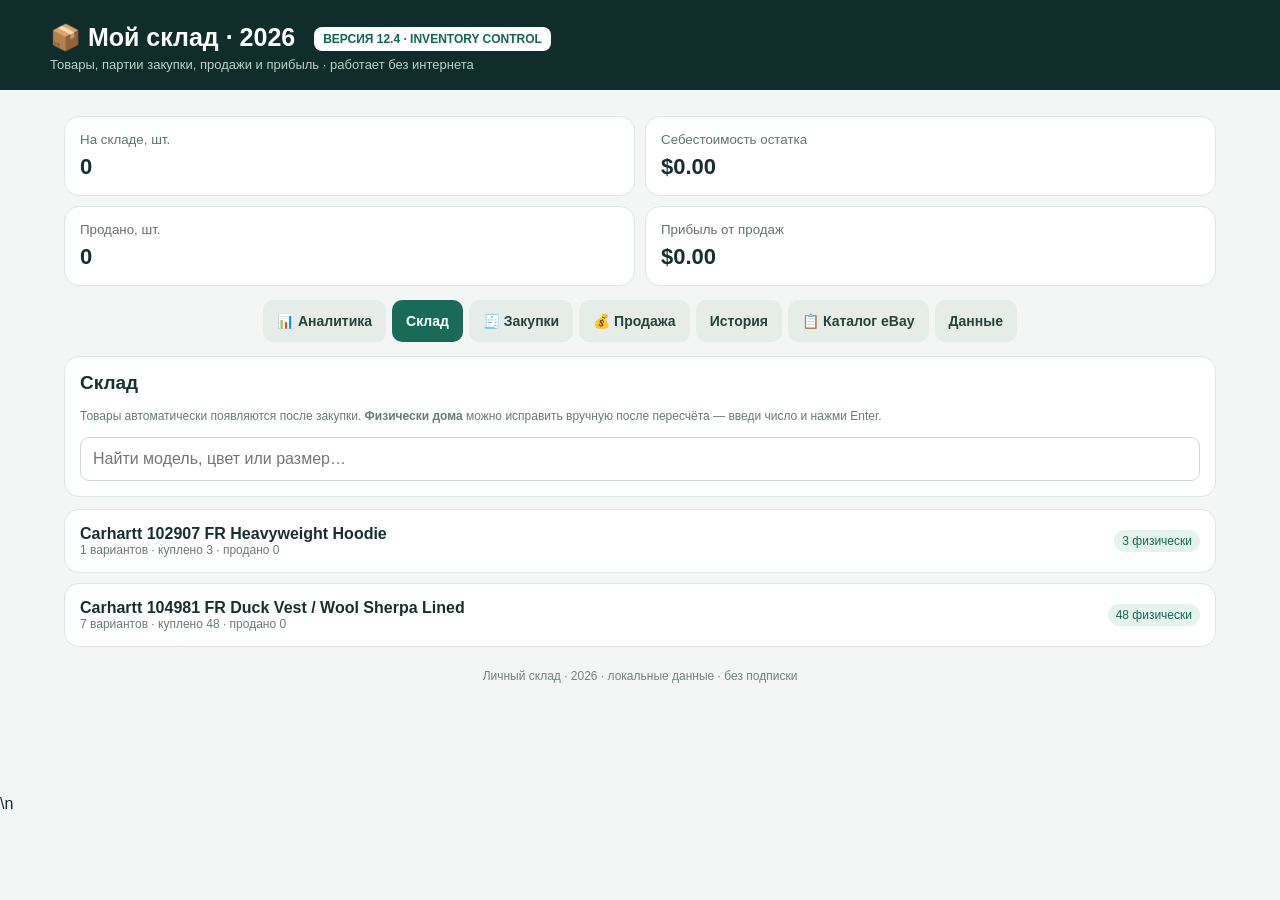
<file: index.html>
<!DOCTYPE html>
<html lang="ru"><head><meta charset="utf-8"/><meta content="width=device-width,initial-scale=1,viewport-fit=cover" name="viewport"/><title>Мой склад · 2026 · Версия 12.4 Inventory Control</title><meta content="#102c2b" name="theme-color"/><link href="css/app.css" rel="stylesheet"/></head><body><header><div style="max-width:850px;margin:auto"><h1>📦 Мой склад · 2026 <span class="version-marker">ВЕРСИЯ 12.4 · INVENTORY CONTROL</span></h1><p>Товары, партии закупки, продажи и прибыль · работает без интернета</p></div></header><main class="wrap"><div class="stats"><div class="stat"><small>На складе, шт.</small><strong id="sQty">0</strong></div><div class="stat"><small>Себестоимость остатка</small><strong id="sCost">$0</strong></div><div class="stat"><small>Продано, шт.</small><strong id="sSold">0</strong></div><div class="stat"><small>Прибыль от продаж</small><strong id="sProfit">$0</strong></div></div><nav><button data-tab="analytics">📊 Аналитика</button><button class="active" data-tab="stock">Склад</button><button data-tab="buy">🧾 Закупки</button><button data-tab="sell">💰 Продажа</button><button data-tab="sales">История</button><button data-tab="catalog">📋 Каталог eBay</button><button data-tab="settings">Данные</button></nav><section class="hidden" id="analytics"><div class="panel analytics-wrap"><h2>Куда вложены деньги</h2><p class="hintline">Состояние физического склада на текущий момент. Только подтверждённые остатки; непроверенные вещи не считаются нулевыми.</p><div class="dashboard-grid"><div class="dash-tile"><small>Физически подтверждено</small><strong id="aUnits">0 шт.</strong><em id="aUnitsNote">Пока не пересчитано</em></div><div class="dash-tile"><small>Известная себестоимость</small><strong id="aValue">$0.00</strong><em id="aValueNote">Не весь склад оценён</em></div><div class="dash-tile"><small>Вариантов проверено</small><strong id="aChecked">0 / 0</strong><em>Остальные требуют пересчёта</em></div><div class="dash-tile"><small>Залежавшийся товар</small><strong id="aOld">—</strong><em>Закуплен более года назад</em></div></div><div class="warn" id="aWarning">Сумма неполная, пока не указаны остатки и себестоимость всех вещей.</div></div><div class="panel"><h2>Возраст запасов</h2><p class="hintline">Возраст рассчитывается по датам закупок, а не по дате объявления на eBay. Если год неизвестен, товар попадает в «Дата неизвестна».</p><div class="age-bar" id="ageBar"></div><div class="age-legend" id="ageLegend"></div><div class="age-action" id="ageActions"></div><div id="ageItems"></div></div><div class="panel"><h2>Проверить предложение покупателя</h2><p class="hintline">Расчёт ориентировочный. После фактической продажи учитывай Order earnings из eBay — конечную сумму после удержаний.</p><div class="two"><div><label>Оффер покупателя, $</label><input id="offerPrice" min="0" placeholder="65" step="0.01" type="number"/></div><div><label>Закупка за штуку, $</label><input id="offerCost" min="0" placeholder="59.99" step="0.01" type="number"/></div><div><label>Оценка удержаний, %</label><input id="offerFee" max="99" min="0" step="0.1" type="number" value="15"/></div><div><label>Прочие удержания, $</label><input id="offerOther" min="0" step="0.01" type="number" value="0"/></div></div><div class="offer-box" id="offerResult">Введи цену оффера и себестоимость.</div></div></section><section id="stock"><div class="panel"><h2>Остатки товаров</h2><input id="search" placeholder="Поиск: Sherpa, Brown, XL…"/><div class="two"><div><label>Группировка</label><select id="group"><option value="variant">По модели / цвету / размеру</option><option value="model">По моделям</option></select></div><div><label>Показывать</label><select id="show"><option value="available">Только в наличии</option><option value="all">Все, включая проданные</option></select></div></div></div><div id="stockList"></div></section><section class="hidden" id="buy"><div class="panel"><h2>Добавить партию</h2><p class="muted">Одна запись — одинаковые модель, цвет, размер и закупочная цена. Другой размер или цена — новая партия.</p><form id="buyForm"><label>Модель / название *</label><input id="bModel" list="modelList" placeholder="Carhartt FR Sherpa Vest" required=""/><datalist id="modelList"></datalist><div class="two"><div><label>Цвет *</label><input id="bColor" placeholder="Brown" required=""/></div><div><label>Размер *</label><input id="bSize" placeholder="XL" required=""/></div></div><div class="two"><div><label>Количество *</label><input id="bQty" min="1" required="" step="1" type="number" value="1"/></div><div><label>Цена закупки за 1 шт., $ *</label><input id="bCost" min="0" placeholder="49.99" required="" step="0.01" type="number"/></div></div><div class="two"><div><label>Дата закупки</label><input id="bDate" type="date"/></div><div><label>Магазин</label><input id="bStore" placeholder="Sierra / Estate Sale"/></div></div><label>Комментарий / номер заказа</label><input id="bNote" placeholder="Например, E444... или gift card"/><div class="note">Если часть суммы оплачена подарочной картой, вводи фактическую себестоимость товара по выбранному принципу. Историю номинала и бонусов можно указать в комментарии.</div><div class="buttons"><button class="primary" type="submit">Сохранить закупку</button></div></form></div></section><section class="hidden" id="sell"><div class="panel"><h2>Записать продажу</h2><form id="sellForm"><label>Какой товар продан? *</label><select id="vVariant" required=""></select><label>Партия закупки (себестоимость подставляется автоматически)</label><select id="vBatch" required=""></select><div class="note" id="batchInfo" style="margin-top:10px">Выбери товар</div><div class="two"><div><label>Дата продажи</label><input id="vDate" type="date"/></div><div><label>Количество *</label><input id="vQty" min="1" required="" step="1" type="number" value="1"/></div></div><div class="two"><div><label>Цена продажи за 1 шт., $ *</label><input id="vPrice" min="0" placeholder="99.99" required="" step="0.01" type="number"/></div><div><label>Доставка, полученная от покупателя, всего $</label><input id="vShipping" min="0" step="0.01" type="number" value="0"/></div></div><div class="two"><div><label>Площадка</label><select id="vPlatform"><option>eBay</option><option>StockX</option><option>Poshmark</option><option>Mercari</option><option>Depop</option><option>Россия</option><option>Лично</option><option>Другое</option></select></div><div><label>Номер заказа / комментарий</label><input id="vNote" placeholder="Order ID"/></div></div><div class="note" id="salePreview" style="margin-top:12px">Заполни сумму продажи, чтобы увидеть прибыль.</div><div class="buttons"><button class="primary" type="submit">Сохранить продажу</button></div></form></div></section><section class="hidden" id="sales"><div class="panel"><h2>История продаж</h2><div class="two"><div><label>Месяц</label><input id="month" type="month"/></div><div><label>Площадка</label><select id="platformFilter"><option value="">Все</option><option>eBay</option><option>StockX</option><option>Poshmark</option><option>Mercari</option><option>Depop</option><option>Россия</option><option>Лично</option><option>Другое</option></select></div></div><div class="note" id="salesSummary" style="margin-top:12px"></div></div><div id="salesList"></div></section><section class="hidden" id="catalog"><div class="panel"><h2>Каталог товаров · eBay и домашний склад</h2><p class="small">Каждая карточка — модель товара; внутри отдельные цвета, размеры и объявления eBay. Количество eBay — <b>выставлено</b>, не физический остаток.</p><div class="warn">Физическое количество дома пока неизвестно. Не ставим его равным количеству eBay автоматически. Заполни после пересчёта. Изменения сохраняются только в браузере этого устройства.</div><div class="catalog-summary" id="catalogStats"></div><input id="catalogSearch" placeholder="Найти по названию, размеру, Item ID…"/><div class="two"><div><label>Показать</label><select id="catalogFilter"><option value="all">Все товары</option><option value="unchecked">Не проверены</option><option value="checked">Проверены</option></select></div><div><label>Сортировка</label><select id="catalogSort"><option value="name">По названию</option><option value="qty">По количеству на eBay</option></select></div></div><div class="buttons"><button class="secondary" id="catalogExport">Скачать резервную копию каталога</button><button class="secondary" id="catalogCsv">Экспорт каталога CSV</button></div><label>Обновить каталог новым отчётом All active listings CSV</label><input accept=".csv,text/csv" id="catalogImport" type="file"/><p class="muted">При обновлении сохраняются твои физические остатки и закупочные цены. Объявления, исчезнувшие из нового отчёта, помечаются как неактивные, но не удаляются.</p></div><div class="cat-groups" id="catalogGroups"></div><div id="catalogList"></div></section><section class="hidden" id="settings"><div class="panel"><h2>Резервная копия</h2><p class="small">Все записи хранятся в памяти браузера на этом устройстве. Сохраняй резервную копию после каждого существенного обновления. Открытие HTML-файла через приложение «Файлы» на iPhone может не обеспечить постоянное сохранение.</p><div class="buttons"><button class="primary" id="export">Скачать резервную копию JSON</button><button class="secondary" id="exportCsv">Экспорт склада CSV</button><button class="secondary" id="salesCsv">Экспорт продаж CSV</button></div><label>Восстановить из резервной копии JSON</label><input accept=".json,application/json" id="restore" type="file"/><p class="muted">Восстановление заменит текущие данные. Для переноса между устройствами используй резервную копию.</p></div><div class="panel legacy-batches-panel"><h2>Закупочные партии</h2><p class="muted">Здесь можно проверить отдельные закупки и удалить ошибочную партию, только если по ней нет продаж.</p><div id="batchList"></div></div></section><footer>Личный склад · 2026 · локальные данные · без подписки</footer></main>




\n

<script src="js/legacy-warehouse.js"></script><script src="js/ebay-catalog.js"></script><script src="js/linked-architecture.js"></script><script src="js/stock-sales-ui.js"></script><script src="js/workflow-controls.js"></script><!-- Version 12 Modular: external CSS/JS; execution order preserved from Version 11.2 --></body></html>
</file>
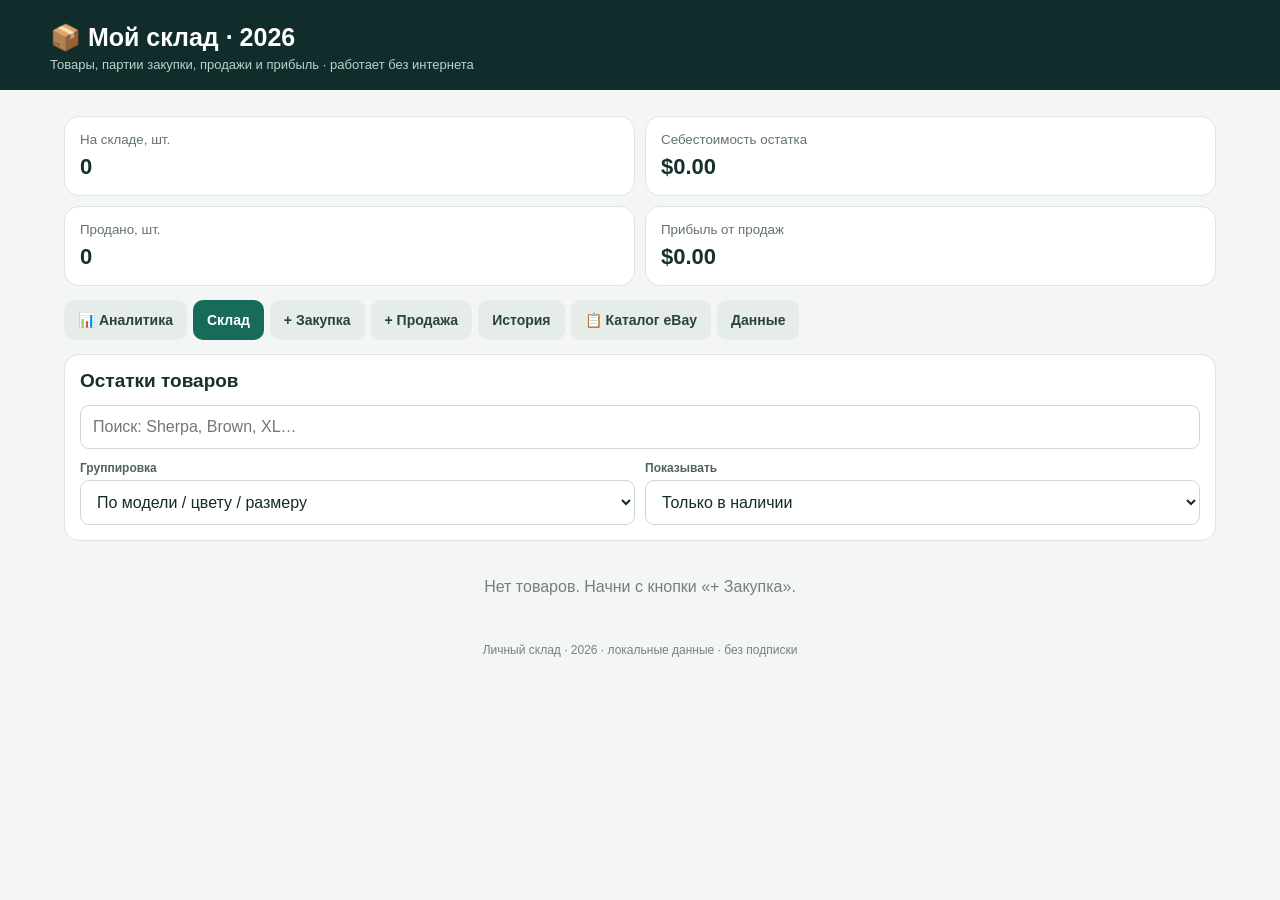
<file: index.html.v5verified.html>
<!doctype html><html lang="ru"><head><meta charset="utf-8"><meta name="viewport" content="width=device-width,initial-scale=1,viewport-fit=cover"><title>Мой склад · 2026</title><meta name="theme-color" content="#102c2b"><style>:root{font-family:-apple-system,BlinkMacSystemFont,'Segoe UI',sans-serif;color:#17302e;background:#f3f6f4}*{box-sizing:border-box}body{margin:0}header{background:#102c2b;color:white;padding:23px 17px 18px}h1{font-size:25px;margin:0 0 5px}header p{margin:0;color:#bdd1cc;font-size:13px}.wrap{max-width:850px;margin:auto;padding:14px 14px 90px}.stats{display:grid;grid-template-columns:repeat(2,1fr);gap:10px;margin:12px 0}.stat,.panel,.item{background:white;border:1px solid #dce6e0;border-radius:15px;padding:15px}.stat small{display:block;color:#62736e;margin-bottom:7px}.stat strong{font-size:22px}nav{display:flex;gap:6px;overflow:auto;margin:14px 0}nav button{white-space:nowrap;background:#e6ede9;color:#27433c}button{border:0;border-radius:10px;padding:12px 14px;font-size:14px;font-weight:650;cursor:pointer}nav button.active,.primary{background:#176b58;color:white}button.secondary{background:#e8eeea;color:#23473e}button.danger{background:#fbe9e8;color:#a72f27}.panel{margin-bottom:12px}h2{font-size:19px;margin:0 0 13px}h3{margin:4px 0 8px;font-size:16px}label{display:block;font-size:12px;font-weight:650;color:#50645d;margin:12px 0 5px}input,select,textarea{width:100%;padding:12px;font:inherit;border:1px solid #cddad2;border-radius:9px;background:white;color:#142c25}input:focus,select:focus{outline:2px solid #88c4b0}textarea{min-height:66px}.two{display:grid;grid-template-columns:repeat(2,minmax(0,1fr));gap:10px}.three{display:grid;grid-template-columns:repeat(3,minmax(0,1fr));gap:9px}.muted{font-size:12px;color:#6a7a73}.line{display:flex;justify-content:space-between;gap:10px;align-items:center;margin:7px 0}.line>div{min-width:0}.item{margin:8px 0}.pill{display:inline-block;background:#e5f3ec;border-radius:20px;padding:4px 8px;font-size:12px;color:#176b58}.small{font-size:13px}.money{font-variant-numeric:tabular-nums}.hidden{display:none!important}.buttons{display:flex;gap:7px;flex-wrap:wrap;margin-top:13px}.empty{padding:25px;text-align:center;color:#74817b}.note{background:#eff6f1;border-left:3px solid #176b58;padding:10px;border-radius:7px;font-size:12px;line-height:1.5}table{width:100%;border-collapse:collapse;font-size:13px}td,th{padding:9px 5px;border-bottom:1px solid #e5eae7;text-align:left}td:last-child,th:last-child{text-align:right}.scroll{overflow-x:auto}footer{text-align:center;color:#73847b;font-size:12px;margin:22px 0}@media(max-width:400px){.three{grid-template-columns:1fr 1fr}.stat strong{font-size:19px}}#catalogList .item{border-left:4px solid #176b58}.catalog-fields{display:grid;grid-template-columns:1fr 1fr;gap:9px}.catalog-fields input{margin-top:3px}.catalog-summary{margin:10px 0}.warn{background:#fff4e3;border-left:3px solid #b7791f;padding:11px;border-radius:8px;font-size:13px}button:disabled{opacity:.55;cursor:not-allowed}#catalogList{display:grid;grid-template-columns:repeat(3,minmax(0,1fr));gap:12px;align-items:start}#catalogList .item{margin:0;min-width:0;overflow:hidden}#catalogList .line{align-items:flex-start;flex-wrap:wrap}#catalogList strong{overflow-wrap:anywhere}.cat-groups{display:flex;flex-wrap:wrap;gap:7px;margin:12px 0}.cat-groups button{background:#e6ede9;color:#23473e;padding:9px 12px}.cat-groups button.selected{background:#176b58;color:#fff}.cat-group-title{grid-column:1/-1;font-size:17px;font-weight:750;margin:15px 0 0;padding:8px 2px;border-bottom:2px solid #d5e4dc}.cat-card-head{cursor:pointer;list-style:none}.cat-card-head::-webkit-details-marker{display:none}.cat-card-head .pill{margin-top:7px}.cat-card-body{padding-top:12px;border-top:1px solid #e5eae7;margin-top:10px}.cat-card-head .muted{margin-top:4px}@media(max-width:800px){#catalogList{grid-template-columns:repeat(2,minmax(0,1fr))}}@media(max-width:520px){#catalogList{grid-template-columns:1fr}}@media(min-width:1000px){.wrap{max-width:1180px!important}header>div{max-width:1180px!important}} 
/* Компактный каталог v4 */
#catalogList{grid-template-columns:repeat(3,minmax(0,1fr));gap:13px;align-items:start}
.listing-card{border:1px solid #dce7e2;border-radius:16px;background:#fff;overflow:hidden;box-shadow:0 3px 12px rgba(16,60,47,.055);min-width:0;transition:box-shadow .15s}
.listing-card:hover{box-shadow:0 8px 24px rgba(16,60,47,.12)}
.listing-card details{width:100%}.listing-summary{list-style:none;cursor:pointer;padding:14px}.listing-summary::-webkit-details-marker{display:none}
.listing-top{display:flex;gap:10px;align-items:flex-start}.listing-icon{height:38px;width:38px;min-width:38px;display:flex;align-items:center;justify-content:center;border-radius:11px;background:#eaf2ee;color:#246f59;font-size:22px;font-weight:700}
.listing-heading{min-width:0;flex:1}.listing-name{font-weight:720;font-size:13px;line-height:1.36;display:-webkit-box;-webkit-line-clamp:2;-webkit-box-orient:vertical;overflow:hidden;min-height:35px}.listing-sub{font-size:11px;color:#75847d;margin-top:4px}
.listing-numbers{display:flex;align-items:center;justify-content:space-between;gap:5px;margin:12px 0 8px;font-size:11px;color:#597268}.listing-quantity{background:#e5f3ec;border-radius:8px;padding:5px 8px;color:#176b58}.listing-quantity b{font-size:15px}.listing-price{font-size:11px;text-align:right}
.variant-preview{border-top:1px solid #eef2ef;padding-top:5px;max-height:112px;overflow:auto}.variant-row{display:flex;align-items:center;gap:6px;font-size:11px;padding:5px 2px;border-bottom:1px solid #f2f4f2}.variant-size{font-weight:700;flex:1;min-width:0;overflow:hidden;text-overflow:ellipsis;white-space:nowrap}.variant-ebay{color:#1c7359}.variant-ebay small{font-size:10px;color:#7d8a84}.variant-home{color:#82918a;min-width:49px;text-align:right}
.listing-foot{display:flex;justify-content:space-between;gap:8px;color:#72857b;font-size:10px;margin-top:10px}.listing-foot span:last-child{color:#176b58;font-weight:700;white-space:nowrap}
.listing-edit{border-top:1px solid #e3eae6;background:#f9fbfa;padding:12px}.variant-editor{padding:12px 0;border-top:1px solid #e1eae5}.variant-editor-title{font-weight:700;font-size:12px;margin-bottom:8px}.variant-editor .buttons{margin-top:7px}
.cat-group-title{font-size:15px;font-weight:800;margin:18px 0 0;padding:10px 4px;border-bottom:2px solid #dce9e2}
@media(max-width:850px){#catalogList{grid-template-columns:repeat(2,minmax(0,1fr))}}@media(max-width:540px){#catalogList{grid-template-columns:1fr}.listing-name{font-size:14px}}
</style><style>
.dashboard-grid{display:grid;grid-template-columns:repeat(4,minmax(0,1fr));gap:10px;margin:12px 0}.dash-tile{background:#fff;border:1px solid #dce6e0;border-radius:15px;padding:17px;min-width:0}.dash-tile small{display:block;color:#62736e;font-size:12px;margin-bottom:8px}.dash-tile strong{font-size:23px;letter-spacing:-.6px}.dash-tile em{display:block;font-size:11px;color:#718078;font-style:normal;margin-top:6px}.analytics-wrap{margin-bottom:14px}.age-bar{display:flex;height:13px;border-radius:20px;overflow:hidden;background:#e5eae7;margin:13px 0}.age-legend{display:flex;flex-wrap:wrap;gap:9px 18px;font-size:12px}.age-legend span:before{content:' ';display:inline-block;width:9px;height:9px;border-radius:3px;background:var(--dot);margin-right:6px}.age-action{display:flex;gap:7px;flex-wrap:wrap;margin-top:14px}.age-action button{background:#edf2ef;color:#244b40;padding:9px 11px}.age-action button.active{background:#176b58;color:#fff}.offer-box{border:1px solid #d7e5de;border-radius:12px;padding:13px;background:#f8fbf9;margin-top:12px}.offer-output{display:flex;justify-content:space-between;gap:8px;padding:10px 0;border-bottom:1px solid #e2ebe5}.offer-output:last-child{border:0}.offer-output b{font-size:18px}.cost-unknown{color:#a65e21}.batch-line{background:#f0f5f2;border-radius:8px;padding:8px;margin:6px 0;font-size:12px}.hintline{font-size:12px;color:#687b72;line-height:1.5}.cat-card-head .listing-name{font-size:14px!important;line-height:1.35}.listing-icon{opacity:.8;transform:scale(.86)}@media(max-width:850px){.dashboard-grid{grid-template-columns:repeat(2,minmax(0,1fr))}}@media(max-width:450px){.dash-tile strong{font-size:20px}}
</style></head><body><header><div style="max-width:850px;margin:auto"><h1>📦 Мой склад · 2026</h1><p>Товары, партии закупки, продажи и прибыль · работает без интернета</p></div></header><main class="wrap"><div class="stats"><div class="stat"><small>На складе, шт.</small><strong id="sQty">0</strong></div><div class="stat"><small>Себестоимость остатка</small><strong id="sCost">$0</strong></div><div class="stat"><small>Продано, шт.</small><strong id="sSold">0</strong></div><div class="stat"><small>Прибыль от продаж</small><strong id="sProfit">$0</strong></div></div><nav><button data-tab="analytics">📊 Аналитика</button><button class="active" data-tab="stock">Склад</button><button data-tab="buy">+ Закупка</button><button data-tab="sell">+ Продажа</button><button data-tab="sales">История</button><button data-tab="catalog">📋 Каталог eBay</button><button data-tab="settings">Данные</button></nav><section id="analytics" class="hidden"><div class="panel analytics-wrap"><h2>Куда вложены деньги</h2><p class="hintline">Состояние физического склада на текущий момент. Только подтверждённые остатки; непроверенные вещи не считаются нулевыми.</p><div class="dashboard-grid"><div class="dash-tile"><small>Физически подтверждено</small><strong id="aUnits">0 шт.</strong><em id="aUnitsNote">Пока не пересчитано</em></div><div class="dash-tile"><small>Известная себестоимость</small><strong id="aValue">$0.00</strong><em id="aValueNote">Не весь склад оценён</em></div><div class="dash-tile"><small>Вариантов проверено</small><strong id="aChecked">0 / 0</strong><em>Остальные требуют пересчёта</em></div><div class="dash-tile"><small>Залежавшийся товар</small><strong id="aOld">—</strong><em>Закуплен более года назад</em></div></div><div class="warn" id="aWarning">Сумма неполная, пока не указаны остатки и себестоимость всех вещей.</div></div><div class="panel"><h2>Возраст запасов</h2><p class="hintline">Возраст рассчитывается по датам закупок, а не по дате объявления на eBay. Если год неизвестен, товар попадает в «Дата неизвестна».</p><div id="ageBar" class="age-bar"></div><div id="ageLegend" class="age-legend"></div><div class="age-action" id="ageActions"></div><div id="ageItems"></div></div><div class="panel"><h2>Проверить предложение покупателя</h2><p class="hintline">Расчёт ориентировочный. После фактической продажи учитывай Order earnings из eBay — конечную сумму после удержаний.</p><div class="two"><div><label>Оффер покупателя, $</label><input type="number" min="0" step="0.01" id="offerPrice" placeholder="65"></div><div><label>Закупка за штуку, $</label><input type="number" min="0" step="0.01" id="offerCost" placeholder="59.99"></div><div><label>Оценка удержаний, %</label><input type="number" min="0" max="99" step="0.1" id="offerFee" value="15"></div><div><label>Прочие удержания, $</label><input type="number" min="0" step="0.01" id="offerOther" value="0"></div></div><div id="offerResult" class="offer-box">Введи цену оффера и себестоимость.</div></div></section><section id="stock"><div class="panel"><h2>Остатки товаров</h2><input id="search" placeholder="Поиск: Sherpa, Brown, XL…"><div class="two"><div><label>Группировка</label><select id="group"><option value="variant">По модели / цвету / размеру</option><option value="model">По моделям</option></select></div><div><label>Показывать</label><select id="show"><option value="available">Только в наличии</option><option value="all">Все, включая проданные</option></select></div></div></div><div id="stockList"></div></section><section id="buy" class="hidden"><div class="panel"><h2>Добавить партию</h2><p class="muted">Одна запись — одинаковые модель, цвет, размер и закупочная цена. Другой размер или цена — новая партия.</p><form id="buyForm"><label>Модель / название *</label><input id="bModel" required placeholder="Carhartt FR Sherpa Vest" list="modelList"><datalist id="modelList"></datalist><div class="two"><div><label>Цвет *</label><input id="bColor" required placeholder="Brown"></div><div><label>Размер *</label><input id="bSize" required placeholder="XL"></div></div><div class="two"><div><label>Количество *</label><input id="bQty" type="number" min="1" step="1" required value="1"></div><div><label>Цена закупки за 1 шт., $ *</label><input id="bCost" type="number" min="0" step="0.01" required placeholder="49.99"></div></div><div class="two"><div><label>Дата закупки</label><input id="bDate" type="date"></div><div><label>Магазин</label><input id="bStore" placeholder="Sierra / Estate Sale"></div></div><label>Комментарий / номер заказа</label><input id="bNote" placeholder="Например, E444... или gift card"><div class="note">Если часть суммы оплачена подарочной картой, вводи фактическую себестоимость товара по выбранному принципу. Историю номинала и бонусов можно указать в комментарии.</div><div class="buttons"><button class="primary" type="submit">Сохранить закупку</button></div></form></div></section><section id="sell" class="hidden"><div class="panel"><h2>Записать продажу</h2><form id="sellForm"><label>Какой товар продан? *</label><select id="vVariant" required></select><label>Партия закупки (себестоимость подставляется автоматически)</label><select id="vBatch" required></select><div id="batchInfo" class="note" style="margin-top:10px">Выбери товар</div><div class="two"><div><label>Дата продажи</label><input id="vDate" type="date"></div><div><label>Количество *</label><input id="vQty" type="number" min="1" step="1" value="1" required></div></div><div class="two"><div><label>Цена продажи за 1 шт., $ *</label><input id="vPrice" type="number" min="0" step="0.01" required placeholder="99.99"></div><div><label>Доставка, полученная от покупателя, всего $</label><input id="vShipping" type="number" min="0" step="0.01" value="0"></div></div><div class="two"><div><label>Площадка</label><select id="vPlatform"><option>eBay</option><option>StockX</option><option>Poshmark</option><option>Mercari</option><option>Depop</option><option>Россия</option><option>Лично</option><option>Другое</option></select></div><div><label>Номер заказа / комментарий</label><input id="vNote" placeholder="Order ID"></div></div><div id="salePreview" class="note" style="margin-top:12px">Заполни сумму продажи, чтобы увидеть прибыль.</div><div class="buttons"><button class="primary" type="submit">Сохранить продажу</button></div></form></div></section><section id="sales" class="hidden"><div class="panel"><h2>История продаж</h2><div class="two"><div><label>Месяц</label><input id="month" type="month"></div><div><label>Площадка</label><select id="platformFilter"><option value="">Все</option><option>eBay</option><option>StockX</option><option>Poshmark</option><option>Mercari</option><option>Depop</option><option>Россия</option><option>Лично</option><option>Другое</option></select></div></div><div id="salesSummary" class="note" style="margin-top:12px"></div></div><div id="salesList"></div></section><section id="catalog" class="hidden"><div class="panel"><h2>Каталог товаров · eBay и домашний склад</h2><p class="small">Каждая карточка — объявление или отдельный вариант (цвет/размер). Количество eBay — <b>выставлено</b>, не физический остаток.</p><div class="warn">Физическое количество дома пока неизвестно. Не ставим его равным количеству eBay автоматически. Заполни после пересчёта. Изменения сохраняются только в браузере этого устройства.</div><div class="catalog-summary" id="catalogStats"></div><input id="catalogSearch" placeholder="Найти по названию, размеру, Item ID…"><div class="two"><div><label>Показать</label><select id="catalogFilter"><option value="all">Все товары</option><option value="unchecked">Не проверены</option><option value="checked">Проверены</option></select></div><div><label>Сортировка</label><select id="catalogSort"><option value="name">По названию</option><option value="qty">По количеству на eBay</option></select></div></div><div class="buttons"><button id="catalogExport" class="secondary">Скачать резервную копию каталога</button><button id="catalogCsv" class="secondary">Экспорт каталога CSV</button></div><label>Обновить каталог новым отчётом All active listings CSV</label><input type="file" id="catalogImport" accept=".csv,text/csv"><p class="muted">При обновлении сохраняются твои физические остатки и закупочные цены. Объявления, исчезнувшие из нового отчёта, помечаются как неактивные, но не удаляются.</p></div><div id="catalogGroups" class="cat-groups"></div><div id="catalogList"></div></section><section id="settings" class="hidden"><div class="panel"><h2>Резервная копия</h2><p class="small">Все записи хранятся в памяти браузера на этом устройстве. Сохраняй резервную копию после каждого существенного обновления. Открытие HTML-файла через приложение «Файлы» на iPhone может не обеспечить постоянное сохранение.</p><div class="buttons"><button id="export" class="primary">Скачать резервную копию JSON</button><button id="exportCsv" class="secondary">Экспорт склада CSV</button><button id="salesCsv" class="secondary">Экспорт продаж CSV</button></div><label>Восстановить из резервной копии JSON</label><input id="restore" type="file" accept=".json,application/json"><p class="muted">Восстановление заменит текущие данные. Для переноса между устройствами используй резервную копию.</p></div><div class="panel"><h2>Закупочные партии</h2><p class="muted">Здесь можно проверить отдельные закупки и удалить ошибочную партию, только если по ней нет продаж.</p><div id="batchList"></div></div></section><footer>Личный склад · 2026 · локальные данные · без подписки</footer></main><script>
(()=>{'use strict';const KEY='mikhail_warehouse_2026_v3';let db;try{db=JSON.parse(localStorage.getItem(KEY)||'null')}catch(e){}if(!db||!Array.isArray(db.batches)||!Array.isArray(db.sales))db={batches:[],sales:[]};const $=id=>document.getElementById(id),money=n=>new Intl.NumberFormat('en-US',{style:'currency',currency:'USD'}).format(n||0),round=n=>Math.round((Number(n)+Number.EPSILON)*100)/100,today=()=>new Date().toLocaleDateString('en-CA'),esc=s=>String(s??'').replace(/[&<>"']/g,c=>({'&':'&amp;','<':'&lt;','>':'&gt;','"':'&quot;',"'":'&#39;'}[c])),id=()=>Date.now().toString(36)+Math.random().toString(36).slice(2,9),save=()=>{try{localStorage.setItem(KEY,JSON.stringify(db))}catch(e){alert('Не удалось сохранить данные. Сделай резервную копию: '+e.message)}};function remaining(b){return b.qty-db.sales.filter(s=>s.batchId===b.id).reduce((a,s)=>a+s.qty,0)}function key(b){return [b.model.trim().toLowerCase(),b.color.trim().toLowerCase(),b.size.trim().toLowerCase()].join('|')}function variants(){const m=new Map();for(const b of db.batches){const k=key(b);if(!m.has(k))m.set(k,{key:k,model:b.model,color:b.color,size:b.size,qty:0,cost:0,batches:[]});let v=m.get(k),r=remaining(b);v.qty+=r;v.cost+=r*b.cost;v.batches.push(b)}return [...m.values()].sort((a,b)=>a.model.localeCompare(b.model)||a.color.localeCompare(b.color)||a.size.localeCompare(b.size))}function tab(t){document.querySelectorAll('main section').forEach(x=>x.classList.toggle('hidden',x.id!==t));document.querySelectorAll('nav button').forEach(x=>x.classList.toggle('active',x.dataset.tab===t));render()}document.querySelectorAll('nav button').forEach(b=>b.onclick=()=>tab(b.dataset.tab));function render(){const qty=db.batches.reduce((a,b)=>a+remaining(b),0),cost=db.batches.reduce((a,b)=>a+remaining(b)*b.cost,0),sold=db.sales.reduce((a,s)=>a+s.qty,0),profit=db.sales.reduce((a,s)=>a+s.price*s.qty+s.shipping-s.cost*s.qty,0);$('sQty').textContent=qty;$('sCost').textContent=money(cost);$('sSold').textContent=sold;$('sProfit').textContent=money(profit);const q=$('search').value.trim().toLowerCase(),vs=variants().filter(v=>($('show').value==='all'||v.qty>0)&&[v.model,v.color,v.size].join(' ').toLowerCase().includes(q));let rows=[];if($('group').value==='model'){const mm=new Map();for(const v of vs){if(!mm.has(v.model))mm.set(v.model,{qty:0,cost:0,variants:0});const x=mm.get(v.model);x.qty+=v.qty;x.cost+=v.cost;x.variants++}rows=[...mm].map(([name,x])=>`<div class="item"><div class="line"><strong>${esc(name)}</strong><span class="pill">${x.qty} шт.</span></div><div class="muted">${x.variants} вариантов · себестоимость остатка ${money(x.cost)}</div></div>`)}else rows=vs.map(v=>`<div class="item"><div class="line"><div><strong>${esc(v.model)}</strong><div class="small">${esc(v.color)} · ${esc(v.size)}</div></div><span class="pill">${v.qty} шт.</span></div><div class="muted">Себестоимость остатка: ${money(v.cost)} · партий: ${v.batches.length}</div><div class="small" style="margin-top:7px">${v.batches.filter(b=>remaining(b)>0).map(b=>`${remaining(b)} шт. × ${money(b.cost)} (${esc(b.date||'без даты')})`).join(' · ')||'Нет в наличии'}</div>${v.qty>0?`<div class="buttons"><button class="secondary" data-sell="${esc(v.key)}">Продать</button></div>`:''}</div>`);$('stockList').innerHTML=rows.join('')||'<div class="empty">Нет товаров. Начни с кнопки «+ Закупка».</div>';$('stockList').querySelectorAll('[data-sell]').forEach(b=>b.onclick=()=>{tab('sell');$('vVariant').value=b.dataset.sell;updateBatches()});const old=$('vVariant').value;$('vVariant').innerHTML='<option value="">Выбери модель / цвет / размер</option>'+variants().filter(v=>v.qty>0).map(v=>`<option value="${esc(v.key)}">${esc(v.model)} · ${esc(v.color)} · ${esc(v.size)} (${v.qty} шт.)</option>`).join('');if([...$('vVariant').options].some(o=>o.value===old))$('vVariant').value=old;updateBatches();$('modelList').innerHTML=[...new Set(db.batches.map(b=>b.model))].map(x=>`<option value="${esc(x)}">`).join('');renderSales();renderBatchList()}
function updateBatches(){const v=variants().find(x=>x.key===$('vVariant').value),old=$('vBatch').value;$('vBatch').innerHTML='<option value="">Выбери партию</option>'+(v?v.batches.filter(b=>remaining(b)>0).sort((a,b)=>(a.date||'').localeCompare(b.date||'')).map(b=>`<option value="${esc(b.id)}">${remaining(b)} шт. × ${money(b.cost)} · ${esc(b.date||'без даты')} · ${esc(b.store||'магазин не указан')}</option>`).join(''):'');if([...$('vBatch').options].some(o=>o.value===old))$('vBatch').value=old;else if($('vBatch').options.length===2)$('vBatch').selectedIndex=1;preview()}function preview(){const b=db.batches.find(x=>x.id===$('vBatch').value),qty=Number($('vQty').value)||0,price=Number($('vPrice').value)||0,ship=Number($('vShipping').value)||0;$('batchInfo').textContent=b?`В партии осталось ${remaining(b)} шт. · закупочная цена ${money(b.cost)} за шт.`:'Выбери товар и партию';$('salePreview').textContent=b?`Получено: ${money(price*qty+ship)} · себестоимость: ${money(b.cost*qty)} · прибыль: ${money(price*qty+ship-b.cost*qty)} (без вычета расходов площадки)`:'Выбери партию, чтобы увидеть расчёт'}$('vVariant').onchange=updateBatches;['vBatch','vQty','vPrice','vShipping'].forEach(x=>$(x).addEventListener('input',preview));$('buyForm').onsubmit=e=>{e.preventDefault();const b={id:id(),model:$('bModel').value.trim(),color:$('bColor').value.trim(),size:$('bSize').value.trim(),qty:Number($('bQty').value),cost:round($('bCost').value),date:$('bDate').value,store:$('bStore').value.trim(),note:$('bNote').value.trim()};if(!b.model||!b.color||!b.size||!Number.isInteger(b.qty)||b.qty<1||b.cost<0)return alert('Проверь модель, цвет, размер, количество и цену');db.batches.push(b);save();$('buyForm').reset();$('bQty').value=1;$('bDate').value=today();tab('stock');alert('Партия добавлена на склад')};$('sellForm').onsubmit=e=>{e.preventDefault();const b=db.batches.find(x=>x.id===$('vBatch').value),qty=Number($('vQty').value),price=Number($('vPrice').value),shipping=Number($('vShipping').value||0);if(!b||!Number.isInteger(qty)||qty<1||qty>remaining(b)||price<0||shipping<0)return alert('Проверь партию, количество и суммы. Нельзя продать больше, чем есть на складе.');db.sales.push({id:id(),batchId:b.id,model:b.model,color:b.color,size:b.size,date:$('vDate').value,qty,cost:b.cost,price:round(price),shipping:round(shipping),platform:$('vPlatform').value,note:$('vNote').value.trim()});save();$('sellForm').reset();$('vQty').value=1;$('vShipping').value=0;$('vDate').value=today();tab('sales');alert('Продажа сохранена, остаток уменьшен')};function renderSales(){const month=$('month').value,platform=$('platformFilter').value,ss=db.sales.filter(s=>(!month||s.date.startsWith(month))&&(!platform||s.platform===platform)).sort((a,b)=>b.date.localeCompare(a.date));let received=0,cost=0,qty=0;for(const s of ss){received+=s.price*s.qty+s.shipping;cost+=s.cost*s.qty;qty+=s.qty}$('salesSummary').innerHTML=`Продано: <b>${qty} шт.</b> · Получено: <b>${money(received)}</b> · Себестоимость: <b>${money(cost)}</b> · Прибыль: <b>${money(received-cost)}</b>`;$('salesList').innerHTML=ss.map(s=>`<div class="item"><div class="line"><div><strong>${esc(s.model)}</strong><div class="muted">${esc(s.color)} · ${esc(s.size)} · ${esc(s.date)} · ${esc(s.platform)}</div></div><span class="pill">${s.qty} шт.</span></div><div class="small">Получено ${money(s.price*s.qty+s.shipping)} · закупка ${money(s.cost*s.qty)} · <b>прибыль ${money(s.price*s.qty+s.shipping-s.cost*s.qty)}</b></div>${s.note?`<div class="muted">${esc(s.note)}</div>`:''}<div class="buttons"><button class="danger" data-undo="${esc(s.id)}">Отменить продажу</button></div></div>`).join('')||'<div class="empty">Продаж пока нет.</div>';$('salesList').querySelectorAll('[data-undo]').forEach(x=>x.onclick=()=>{if(confirm('Отменить эту продажу и вернуть товар на склад?')){db.sales=db.sales.filter(s=>s.id!==x.dataset.undo);save();render()}})}function renderBatchList(){$('batchList').innerHTML=[...db.batches].sort((a,b)=>b.date.localeCompare(a.date)).map(b=>`<div class="item"><strong>${esc(b.model)}</strong><div class="small">${esc(b.color)} · ${esc(b.size)} · ${esc(b.date||'без даты')}</div><div class="muted">${remaining(b)} из ${b.qty} шт. · ${money(b.cost)}/шт. · ${esc(b.store)}</div>${b.note?`<div class="muted">${esc(b.note)}</div>`:''}<div class="buttons"><button class="danger" data-remove="${esc(b.id)}" ${remaining(b)!==b.qty?'disabled title="Есть продажи"':''}>Удалить партию</button></div></div>`).join('')||'<div class="empty">Закупок пока нет.</div>';$('batchList').querySelectorAll('[data-remove]').forEach(x=>x.onclick=()=>{const b=db.batches.find(b=>b.id===x.dataset.remove);if(b&&remaining(b)===b.qty&&confirm('Удалить партию без возможности восстановления (кроме резервной копии)?')){db.batches=db.batches.filter(x=>x.id!==b.id);save();render()}})}['search','group','show','month','platformFilter'].forEach(x=>$(x).addEventListener('input',render));function download(name,content,type){const a=document.createElement('a'),u=URL.createObjectURL(new Blob([content],{type}));a.href=u;a.download=name;document.body.appendChild(a);a.click();a.remove();setTimeout(()=>URL.revokeObjectURL(u),1000)}$('export').onclick=()=>download('sklad_2026_backup_'+today()+'.json',JSON.stringify({version:3,exportedAt:new Date().toISOString(),...db},null,2),'application/json');function csv(rows){return '\ufeff'+rows.map(r=>r.map(v=>'"'+String(v??'').replaceAll('"','""')+'"').join(',')).join('\r\n')}$('exportCsv').onclick=()=>download('sklad_2026.csv',csv([['Модель','Цвет','Размер','Дата закупки','Магазин','Закуплено','Осталось','Цена за шт.','Себестоимость остатка','Примечание'],...db.batches.map(b=>[b.model,b.color,b.size,b.date,b.store,b.qty,remaining(b),b.cost,round(remaining(b)*b.cost),b.note])]),'text/csv;charset=utf-8');$('salesCsv').onclick=()=>download('prodazhi_2026.csv',csv([['Дата','Модель','Цвет','Размер','Кол-во','Закупка за шт.','Продажа за шт.','Доставка получена','Получено всего','Прибыль','Площадка','Номер заказа'],...db.sales.map(s=>[s.date,s.model,s.color,s.size,s.qty,s.cost,s.price,s.shipping,round(s.price*s.qty+s.shipping),round(s.price*s.qty+s.shipping-s.cost*s.qty),s.platform,s.note])]),'text/csv;charset=utf-8');$('restore').onchange=async e=>{const f=e.target.files[0];if(!f)return;try{const o=JSON.parse(await f.text());if(!Array.isArray(o.batches)||!Array.isArray(o.sales))throw Error('Неверный формат');if(confirm('Заменить ВСЕ текущие данные данными из файла?')){db={batches:o.batches,sales:o.sales};save();render();alert('Данные восстановлены')}}catch(err){alert('Не удалось прочитать файл: '+err.message)}e.target.value=''};$('bDate').value=today();$('vDate').value=today();render()})();
</script><script>
(()=>{'use strict';
const INITIAL=[{"itemId":"114627759301","title":"Man Silver Jeans Zac","variation":"","ebayQty":1,"price":25.0,"category":"Jeans","sku":""},{"itemId":"114627759318","title":"Man Gap Jeans XL","variation":"","ebayQty":1,"price":25.0,"category":"Jeans","sku":""},{"itemId":"114627804831","title":"Man Emporio Armani Jeans","variation":"","ebayQty":1,"price":40.0,"category":"Jeans","sku":""},{"itemId":"114627804833","title":"Man Gap Jeans XL White","variation":"","ebayQty":1,"price":25.0,"category":"Jeans","sku":""},{"itemId":"115033591790","title":"Hudson & Barrow NO TOUCH KEY Gold-Tone SET OF 3 ~ NEW SEALED","variation":"","ebayQty":1,"price":8.99,"category":"Other Safety & Protective Gear","sku":""},{"itemId":"115548616745","title":"New Men's SPEEDO Short Sleeve Team Apparel Logo T-Shirt","variation":"Size:=M","ebayQty":6,"price":0.0,"category":"T-Shirts","sku":""},{"itemId":"115548616745","title":"New Men's SPEEDO Short Sleeve Team Apparel Logo T-Shirt","variation":"Size:=L","ebayQty":1,"price":0.0,"category":"T-Shirts","sku":""},{"itemId":"115559828535","title":"New Balance Men's Low Cut Trainers 3000 Synthetic Baseball Cleats Size: US 16","variation":"Color:=Black/White","ebayQty":9,"price":0.0,"category":"Men's","sku":""},{"itemId":"115559828535","title":"New Balance Men's Low Cut Trainers 3000 Synthetic Baseball Cleats Size: US 16","variation":"Color:=Blue/White","ebayQty":1,"price":0.0,"category":"Men's","sku":""},{"itemId":"115560938999","title":"Carhartt Flame Resistant FR Signature Denim Dungaree FRB13","variation":"Size:=33W 32L","ebayQty":0,"price":0.0,"category":"Jeans","sku":""},{"itemId":"115560938999","title":"Carhartt Flame Resistant FR Signature Denim Dungaree FRB13","variation":"Size:=42W 32L","ebayQty":1,"price":0.0,"category":"Jeans","sku":""},{"itemId":"115642906643","title":"Brand New Women LOVE ADY Black Tiered Puff Sleeve Dress Large","variation":"","ebayQty":1,"price":29.99,"category":"Dresses","sku":""},{"itemId":"115642926805","title":"Brand New Women LOVE ADY Olive Tiered Puff Sleeve Dress Large","variation":"Size:=L","ebayQty":1,"price":29.99,"category":"Dresses","sku":""},{"itemId":"115642926805","title":"Brand New Women LOVE ADY Olive Tiered Puff Sleeve Dress Large","variation":"Size:=L","ebayQty":1,"price":0.0,"category":"Dresses","sku":""},{"itemId":"115654901922","title":"New With Tags Carhartt Men Super Dux Relaxed Fit Detroit Jacket Greige Gray XL T","variation":"Size:=XL (Tall)","ebayQty":1,"price":124.99,"category":"Coats, Jackets & Vests","sku":""},{"itemId":"115654901922","title":"New With Tags Carhartt Men Super Dux Relaxed Fit Detroit Jacket Greige Gray XL T","variation":"Size:=XL (Tall)","ebayQty":1,"price":0.0,"category":"Coats, Jackets & Vests","sku":""},{"itemId":"115688983770","title":"Man Gap Straight Fit Jeans","variation":"","ebayQty":1,"price":25.0,"category":"Jeans","sku":""},{"itemId":"115702724000","title":"Maier Kaina Baroque patterned mini dress with long sleeves size M","variation":"","ebayQty":1,"price":29.99,"category":"Dresses","sku":""},{"itemId":"115702738290","title":"DESIGUAL malachite green mini dress with three-quarter sleeves Size 40","variation":"","ebayQty":1,"price":59.99,"category":"Dresses","sku":""},{"itemId":"115708366249","title":"Brand New with Tags MYF Women Midi Dress Black/Blue Size M","variation":"","ebayQty":1,"price":49.99,"category":"Dresses","sku":""},{"itemId":"115711199801","title":"Juicy Couture Womens Leopard Print Mini Dress Green Black Size S","variation":"","ebayQty":1,"price":29.99,"category":"Dresses","sku":""},{"itemId":"115711201330","title":"MAISON SCOTCH Women Dress Summer 3/4 Sleeves Casual Round-Neck Mid-Length Size 2","variation":"","ebayQty":1,"price":29.99,"category":"Dresses","sku":""},{"itemId":"115711201753","title":"Marc Jacobs Designer Patterned Long Sleeve Mini Dress Size S","variation":"","ebayQty":1,"price":59.99,"category":"Dresses","sku":""},{"itemId":"115711202306","title":"SIMONA BARBIERI Grey Shirt-Dress With Long Sleeves (size S-M)","variation":"","ebayQty":1,"price":49.99,"category":"Dresses","sku":""},{"itemId":"115711202652","title":"Theory Womens Long Sleeve Ponte Mini Sheath Dress Black Size Small","variation":"","ebayQty":1,"price":34.99,"category":"Dresses","sku":""},{"itemId":"115711203733","title":"Brand New with Tags Scotch & Soda Maison Scotch Maxi Dress pink Size 2/M","variation":"","ebayQty":1,"price":49.99,"category":"Dresses","sku":""},{"itemId":"115711890237","title":"Cabana Life, Women Rashguard UPF 50+ White Color New With The Tag","variation":"","ebayQty":1,"price":39.99,"category":"Swimwear","sku":""},{"itemId":"115715550019","title":"Ralph Lauren Classic Fit Geometric Beige Oxford Dress Shirt Mens Size M","variation":"","ebayQty":1,"price":29.99,"category":"Casual Button-Down Shirts","sku":""},{"itemId":"115715551348","title":"Ralph Lauren Custom Fit Solid Red Oxford Dress Shirt Mens Size M 175/96A","variation":"","ebayQty":1,"price":29.99,"category":"Casual Button-Down Shirts","sku":""},{"itemId":"115715568489","title":"J. Crew Shirt Men's Size M Gray Check Cotton Long Sleeve Button Down","variation":"","ebayQty":1,"price":29.99,"category":"Casual Button-Down Shirts","sku":""},{"itemId":"115715574467","title":"Armani Collezioni Dress Shirt Mens Gray Long Sleeve Formal Cotton Button Up Med","variation":"","ebayQty":1,"price":49.99,"category":"Dress Shirts","sku":""},{"itemId":"115715580213","title":"Calvin Klein Men's Dress Shirt Poplin Solid French-Cuff  Beige Medium","variation":"","ebayQty":1,"price":29.99,"category":"Dress Shirts","sku":""},{"itemId":"115715585749","title":"Michael Kors Men Button Up Shirt Regular Long Sleeves Sky Blue Large","variation":"","ebayQty":1,"price":29.99,"category":"Casual Button-Down Shirts","sku":""},{"itemId":"115715649291","title":"J Crew Stanton Mens Size 32x9 Blue White Star Casual Chino Shorts","variation":"","ebayQty":1,"price":24.99,"category":"Shorts","sku":""},{"itemId":"115715657421","title":"J Crew Club Shorts Men 32W Gray 10\" Chino Flat Front","variation":"","ebayQty":1,"price":24.99,"category":"Shorts","sku":""},{"itemId":"115740353257","title":"Maidenform Targeted Firm Control Wear Your Own Bra Bodybriefer DM5004","variation":"","ebayQty":1,"price":29.99,"category":"Shapewear","sku":""},{"itemId":"115740370707","title":"NWT White Maxi Eyelet Dress by Made With Love Size M","variation":"","ebayQty":1,"price":49.99,"category":"Dresses","sku":""},{"itemId":"115743137701","title":"MIH Jeans Delancey Denim Skirt Pale Indigo Size 27","variation":"","ebayQty":1,"price":19.99,"category":"Skirts","sku":""},{"itemId":"115743141103","title":"J Crew Women Skirt Tan Color - wool - size 4","variation":"","ebayQty":1,"price":24.99,"category":"Skirts","sku":""},{"itemId":"115743144091","title":"DKNY pleated Midi Skirt size 4 Dark Color","variation":"","ebayQty":1,"price":19.99,"category":"Skirts","sku":""},{"itemId":"115756743648","title":"Imperial Women Grey midi dress 3/4 sleeve","variation":"","ebayQty":1,"price":24.99,"category":"Dresses","sku":""},{"itemId":"115756752525","title":"SLIM FIT J Crew Men's Gray Plaid Cotton Dress Shirt SIZE M","variation":"","ebayQty":1,"price":24.99,"category":"Dress Shirts","sku":""},{"itemId":"115769029212","title":"GUY LAROCHE : SWEATER~ KNIT MADE IN ITALY Grey Size S","variation":"","ebayQty":1,"price":34.99,"category":"Sweaters","sku":""},{"itemId":"115801600683","title":"LIU JO ITALY ALPACA GRAY KNIT SHAWL COLLAR CARDIGAN LONG SWEATER S-M","variation":"","ebayQty":1,"price":49.99,"category":"Sweaters","sku":""},{"itemId":"115801639870","title":"Kaisely Knit Sweater Long Sleeves Black Cozy Size Medium","variation":"","ebayQty":1,"price":24.99,"category":"Sweaters","sku":""},{"itemId":"115851067953","title":"New Balance Low-Cut 3000v4 Metal Baseball Cleat Mens Shoes US 16","variation":"","ebayQty":1,"price":29.99,"category":"Men's","sku":""},{"itemId":"115866714450","title":"Maison Scotch Women's Sleeveless Round-Neck Pink Blouse Size M","variation":"","ebayQty":1,"price":29.99,"category":"Tops","sku":""},{"itemId":"115866736574","title":"Robin Womens Sleeveless Long Dress Size US 4","variation":"","ebayQty":1,"price":29.99,"category":"Dresses","sku":""},{"itemId":"115908105547","title":"B-52 by Bull-boxer Men’s Brown Winter Shoes","variation":"US, EU Shoe Size=US: 8, EU: 41","ebayQty":1,"price":0.0,"category":"Boots","sku":""},{"itemId":"115908105547","title":"B-52 by Bull-boxer Men’s Brown Winter Shoes","variation":"US, EU Shoe Size=US: 11, EU: 44","ebayQty":2,"price":0.0,"category":"Boots","sku":""},{"itemId":"116019523186","title":"New Carhartt FR Flame Resistant Force Midweight Hoodie Sweatshirt for Men","variation":"Size:=2XL","ebayQty":1,"price":0.0,"category":"Hoodies & Sweatshirts","sku":""},{"itemId":"116019523186","title":"New Carhartt FR Flame Resistant Force Midweight Hoodie Sweatshirt for Men","variation":"Size:=M","ebayQty":2,"price":0.0,"category":"Hoodies & Sweatshirts","sku":""},{"itemId":"116036692258","title":"Ирина Муравьева - День Ангела","variation":"","ebayQty":1,"price":9.99,"category":"Books","sku":""},{"itemId":"116036700943","title":"Френкс Бернет - Маленький Лорд Фаунтлерой","variation":"","ebayQty":1,"price":9.99,"category":"Books","sku":""},{"itemId":"115908868563","title":"New Carhartt Mens FLAME-RESISTANT QUICK DUCK SHERPA LINED VEST Flame Resistant","variation":"Size:=XL","ebayQty":2,"price":0.0,"category":"Coats, Jackets & Vests","sku":""},{"itemId":"115908868563","title":"New Carhartt Mens FLAME-RESISTANT QUICK DUCK SHERPA LINED VEST Flame Resistant","variation":"Size:=L","ebayQty":2,"price":0.0,"category":"Coats, Jackets & Vests","sku":""},{"itemId":"115908868563","title":"New Carhartt Mens FLAME-RESISTANT QUICK DUCK SHERPA LINED VEST Flame Resistant","variation":"Size:=L (Tall)","ebayQty":3,"price":0.0,"category":"Coats, Jackets & Vests","sku":""},{"itemId":"115908868563","title":"New Carhartt Mens FLAME-RESISTANT QUICK DUCK SHERPA LINED VEST Flame Resistant","variation":"Size:=2XL","ebayQty":4,"price":0.0,"category":"Coats, Jackets & Vests","sku":""},{"itemId":"115908868563","title":"New Carhartt Mens FLAME-RESISTANT QUICK DUCK SHERPA LINED VEST Flame Resistant","variation":"Size:=XL (Tall)","ebayQty":1,"price":0.0,"category":"Coats, Jackets & Vests","sku":""},{"itemId":"115908868563","title":"New Carhartt Mens FLAME-RESISTANT QUICK DUCK SHERPA LINED VEST Flame Resistant","variation":"Size:=2XL (Tall)","ebayQty":1,"price":0.0,"category":"Coats, Jackets & Vests","sku":""},{"itemId":"115908868563","title":"New Carhartt Mens FLAME-RESISTANT QUICK DUCK SHERPA LINED VEST Flame Resistant","variation":"Size:=S","ebayQty":1,"price":0.0,"category":"Coats, Jackets & Vests","sku":""},{"itemId":"115908868563","title":"New Carhartt Mens FLAME-RESISTANT QUICK DUCK SHERPA LINED VEST Flame Resistant","variation":"Size:=M","ebayQty":1,"price":0.0,"category":"Coats, Jackets & Vests","sku":""},{"itemId":"116354057117","title":"Norman Rockwell Christmas Plate Santa in His Workshop 1984","variation":"","ebayQty":1,"price":12.99,"category":"Collector Plates","sku":""},{"itemId":"116354058364","title":"Norman Rockwell Christmas Plate 1985 \"Grandpa Plays Santa\" Knowles Vintage","variation":"","ebayQty":1,"price":12.99,"category":"Collector Plates","sku":""},{"itemId":"116369505633","title":"New Carhartt Mens FLAME-RESISTANT QUICK DUCK VEST Flame Resistant","variation":"Size,=2XL","ebayQty":3,"price":0.0,"category":"Coats, Jackets & Vests","sku":""},{"itemId":"116369505633","title":"New Carhartt Mens FLAME-RESISTANT QUICK DUCK VEST Flame Resistant","variation":"Size,=3XL","ebayQty":4,"price":0.0,"category":"Coats, Jackets & Vests","sku":""},{"itemId":"116401494311","title":"Kokopelli Metal Figure 1.25”x2.3” In Metal Base Weight: 0.6 OZ","variation":"","ebayQty":1,"price":19.99,"category":"Figures & Statues","sku":""},{"itemId":"116401506243","title":"Brass Antique Skeleton Key 2.5\"x0.75 Long","variation":"","ebayQty":1,"price":9.99,"category":"Locks, Keys","sku":""},{"itemId":"116422360347","title":"TWINSET SIMONA BARBIERI Grey Shirt-Dress with Long Sleeves (size S-M)","variation":"","ebayQty":1,"price":49.99,"category":"Dresses","sku":""},{"itemId":"116428713044","title":"Russian Coin - 2 Rubles","variation":"","ebayQty":6,"price":0.99,"category":"Federation (1992-Now)","sku":""},{"itemId":"116428756237","title":"The North Face Berkeley Twill Utility Pants Brown Women's 29\" Inseam Size XL","variation":"","ebayQty":1,"price":24.99,"category":"Pants","sku":""},{"itemId":"116492658357","title":"GUESS Women’s Cold Shoulder Ribbed Top - Size S - Gray","variation":"","ebayQty":1,"price":29.99,"category":"Tops","sku":""},{"itemId":"116492669957","title":"Master Coat Men’s Wool & Puffer Hybrid Vest - Size 48 - Blue - Unique Design","variation":"","ebayQty":1,"price":49.99,"category":"Coats, Jackets & Vests","sku":""},{"itemId":"116507131451","title":"All Saints Sago Sweater Dress Gray Tunic Asymmetrical Hem Cut Out Shoulder US 2","variation":"","ebayQty":1,"price":39.99,"category":"Dresses","sku":""},{"itemId":"116507137231","title":"Women’s KINROSS CASHMERE SWEATER SIZE S GREY","variation":"","ebayQty":1,"price":24.96,"category":"Sweaters","sku":""},{"itemId":"116525604271","title":"Brand New Women YNG Lime Green Short Sleeve Shift Dress Size M","variation":"","ebayQty":1,"price":24.99,"category":"Dresses","sku":""},{"itemId":"116525611011","title":"Zolla Women’s Red Shift Dress with Belt Loops – Size L","variation":"","ebayQty":1,"price":29.99,"category":"Dresses","sku":""},{"itemId":"116636736245","title":"NEW Women NUX Madrid High Waisted Leggings Medium","variation":"","ebayQty":1,"price":24.99,"category":"Activewear Pants","sku":""},{"itemId":"116636737435","title":"Camo Trucker Hat – US Marine Style Skull Embroidery","variation":"","ebayQty":1,"price":9.99,"category":"Hats","sku":""},{"itemId":"116636738277","title":"Black Snapback Hat – “84” Embroidered Number Cap Streetwear Originals Style","variation":"","ebayQty":1,"price":9.99,"category":"Hats","sku":""},{"itemId":"116636751607","title":"Women’s Long Sleeve Jesifee Wool Tunic Dress Navy Blue With Red Pockets Medium","variation":"","ebayQty":1,"price":24.99,"category":"Dresses","sku":""},{"itemId":"116636758216","title":"Heather B Chevron Knit Tunic Sweater Dress Blue V-Neck Women’s Size S","variation":"","ebayQty":1,"price":14.99,"category":"Sweaters","sku":""},{"itemId":"116769151812","title":"New Carhartt FR Flame Resistant Force Midweight Hoodie Sweatshirt for Men","variation":"Size:=S","ebayQty":2,"price":0.0,"category":"Hoodies & Sweatshirts","sku":""},{"itemId":"116769151812","title":"New Carhartt FR Flame Resistant Force Midweight Hoodie Sweatshirt for Men","variation":"Size:=M Tall","ebayQty":4,"price":0.0,"category":"Hoodies & Sweatshirts","sku":""},{"itemId":"116811531436","title":"3 in 1 Quick Wireless Charger for Watch And iPhone","variation":"","ebayQty":1,"price":14.99,"category":"Chargers & Cradles","sku":""},{"itemId":"116816821911","title":"Tesla Design (Genuine) Women's Touchscreen Gloves - Medium","variation":"","ebayQty":1,"price":39.99,"category":"Gloves & Mittens","sku":""},{"itemId":"116369505279","title":"New Carhartt Mens FLAME-RESISTANT QUICK DUCK VEST Flame Resistant","variation":"Size:=L (Tall)","ebayQty":2,"price":0.0,"category":"Coats, Jackets & Vests","sku":""},{"itemId":"116369505279","title":"New Carhartt Mens FLAME-RESISTANT QUICK DUCK VEST Flame Resistant","variation":"Size:=3XL","ebayQty":4,"price":0.0,"category":"Coats, Jackets & Vests","sku":""},{"itemId":"116369505279","title":"New Carhartt Mens FLAME-RESISTANT QUICK DUCK VEST Flame Resistant","variation":"Size:=4XL","ebayQty":4,"price":0.0,"category":"Coats, Jackets & Vests","sku":""},{"itemId":"116904390625","title":"Vintage dp Porzella West Germany Heidelberg Souvenir Plate","variation":"","ebayQty":1,"price":14.99,"category":"Germany","sku":""},{"itemId":"116907507726","title":"Carhartt Long Sleeve FR Mock Neck Midweight Sweatshirt Flame Resistant Force","variation":"Size:=M","ebayQty":3,"price":0.0,"category":"Hoodies & Sweatshirts","sku":""},{"itemId":"116907507726","title":"Carhartt Long Sleeve FR Mock Neck Midweight Sweatshirt Flame Resistant Force","variation":"Size:=S","ebayQty":4,"price":0.0,"category":"Hoodies & Sweatshirts","sku":""},{"itemId":"116907507726","title":"Carhartt Long Sleeve FR Mock Neck Midweight Sweatshirt Flame Resistant Force","variation":"Size:=2XL","ebayQty":1,"price":0.0,"category":"Hoodies & Sweatshirts","sku":""},{"itemId":"116907507726","title":"Carhartt Long Sleeve FR Mock Neck Midweight Sweatshirt Flame Resistant Force","variation":"Size:=L Tall","ebayQty":2,"price":0.0,"category":"Hoodies & Sweatshirts","sku":""},{"itemId":"116907726562","title":"Brand New Black Diamond Jacket Men Soft Shell Jacket Size L - Water Wind Proof","variation":"","ebayQty":1,"price":99.99,"category":"Coats, Jackets & Vests","sku":""},{"itemId":"116907781151","title":"Igloos Youth Bear Cuffed Stocking Hat Pink Bear Beanie Cap One Size New","variation":"","ebayQty":2,"price":14.99,"category":"Hats","sku":""},{"itemId":"116918102817","title":"Massimo Dutti Women’s High-Rise Skinny Jeans – Size EUR 40 / USA 8","variation":"","ebayQty":1,"price":49.99,"category":"Jeans","sku":""},{"itemId":"116918126788","title":"Brand New Roberto Cavalli Women’s Pale Gray Woven Pants – Size 42 (US 8)","variation":"","ebayQty":1,"price":299.99,"category":"Pants","sku":""},{"itemId":"116920243805","title":"Banana Republic Men's Sweater Size XXL Heavy Weight Wool Blend Red Quarter Zip","variation":"","ebayQty":1,"price":19.99,"category":"Sweaters","sku":""},{"itemId":"116920249778","title":"Men’s Johnston & Murphy Quarter Zip Sweater XXL Lambswool Blend Gray Half Zip","variation":"","ebayQty":1,"price":29.99,"category":"Sweaters","sku":""},{"itemId":"116920258255","title":"JWN John W Nordstrom Sweater 100% Cashmere Men's Sz XL V Neck Pullover Red","variation":"","ebayQty":1,"price":44.99,"category":"Sweaters","sku":""},{"itemId":"116920285273","title":"Hugo Boss Men's Long Sleeve Shirt Slim Fit 100% Cotton Black Size XXL","variation":"","ebayQty":1,"price":29.99,"category":"Casual Button-Down Shirts","sku":""},{"itemId":"116921361291","title":"Brand New with Tags Altea Women’s Midi Dress Light Blue Purple Size M","variation":"","ebayQty":1,"price":29.99,"category":"Dresses","sku":""},{"itemId":"116921454137","title":"Hugo Boss Orange Patchaman Polo T-Shirt Men’s XXL Gray Chambray Collar","variation":"","ebayQty":1,"price":24.99,"category":"Polos","sku":""},{"itemId":"116921495897","title":"Women Roberto Cavalli Underwear Shirt With Logo Long Sleeve Size XL EU 52 Italy","variation":"","ebayQty":1,"price":54.99,"category":"Shapewear","sku":""},{"itemId":"116921525697","title":"Club Room Men's Dark Blue Crew Neck Merino Wool Blend Sweater XXL","variation":"","ebayQty":1,"price":14.99,"category":"Sweaters","sku":""},{"itemId":"116921546743","title":"Topo Designs Black Puffer Insulated Wind Resistant Jacket Women’s Size XL","variation":"","ebayQty":1,"price":79.99,"category":"Coats, Jackets & Vests","sku":""},{"itemId":"116922957738","title":"BP Women’s Black Chunky Lace Up Winter Boots Size 8M Quilted Platform Sole","variation":"","ebayQty":1,"price":19.99,"category":"Boots","sku":""},{"itemId":"116933115354","title":"New Carhartt FR Flame Resistant Force Midweight Logo Hoodie Sweatshirt for Men","variation":"Size:=2XL","ebayQty":3,"price":0.0,"category":"Hoodies & Sweatshirts","sku":""},{"itemId":"116933115354","title":"New Carhartt FR Flame Resistant Force Midweight Logo Hoodie Sweatshirt for Men","variation":"Size:=XL (Tall)","ebayQty":3,"price":0.0,"category":"Hoodies & Sweatshirts","sku":""},{"itemId":"116933115354","title":"New Carhartt FR Flame Resistant Force Midweight Logo Hoodie Sweatshirt for Men","variation":"Size:=2XL (Tall)","ebayQty":5,"price":0.0,"category":"Hoodies & Sweatshirts","sku":""},{"itemId":"116933115354","title":"New Carhartt FR Flame Resistant Force Midweight Logo Hoodie Sweatshirt for Men","variation":"Size:=S","ebayQty":5,"price":0.0,"category":"Hoodies & Sweatshirts","sku":""},{"itemId":"116945313966","title":"Polished White Stone with Engraved Star of David Judaica Spiritual Stone 2in","variation":"","ebayQty":1,"price":29.99,"category":"Pendants & Pins","sku":""},{"itemId":"116945335843","title":"Keychain Key Ring New York City J Letter Statue of Liberty Silver Tone Enamel","variation":"","ebayQty":1,"price":9.99,"category":"Modern (1970-Now)","sku":""},{"itemId":"116945349340","title":"New York Souvenir Keychain – Blue Enamel NY Sign Charm – Original Gift","variation":"","ebayQty":1,"price":9.99,"category":"Modern (1970-Now)","sku":""},{"itemId":"116957033117","title":"Carhartt Long Sleeve FR Mock Neck Midweight Sweatshirt Flame Resistant Force","variation":"Size:=S","ebayQty":3,"price":0.0,"category":"Hoodies & Sweatshirts","sku":""},{"itemId":"116957033117","title":"Carhartt Long Sleeve FR Mock Neck Midweight Sweatshirt Flame Resistant Force","variation":"Size:=2XL","ebayQty":4,"price":0.0,"category":"Hoodies & Sweatshirts","sku":""},{"itemId":"116970984889","title":"Burberry Brit Men’s Plaid Long Sleeve Button-Up Shirt Blue Check Size S","variation":"","ebayQty":1,"price":49.99,"category":"Casual Button-Down Shirts","sku":""},{"itemId":"116970992739","title":"New Balance Mens Fresh Foam 3000 V5 Baseball Shoes Multicolor US 16 2E","variation":"","ebayQty":1,"price":24.99,"category":"Athletic Shoes","sku":""},{"itemId":"116992157500","title":"Carhartt Flame Resistant Force Fit Lightweight Long Sleeve Graphic T-Shirt Large","variation":"","ebayQty":1,"price":74.99,"category":"T-Shirts","sku":""},{"itemId":"116992215965","title":"Bogner Women’s Pink Stretch Long Sleeve V-Neck Polo Top EU 36 US S","variation":"","ebayQty":1,"price":24.99,"category":"Tops","sku":""},{"itemId":"116992277751","title":"UGGS MONTCLAIR SNOW BOOTS Women 8 39 Shearling BLACK SUEDE SHEEPSKIN LACE Winter","variation":"","ebayQty":1,"price":49.99,"category":"Boots","sku":""},{"itemId":"117006170354","title":"UGG Capstone Tall Waterproof Winter Boots – Women’s Size 8 (EU 39) - Grey/Black","variation":"","ebayQty":1,"price":64.99,"category":"Boots","sku":""},{"itemId":"117019095325","title":"Andre Assous Vernon Womens US 8.5 Suede Ankle Boot Taupe Front Zip","variation":"","ebayQty":1,"price":24.99,"category":"Boots","sku":""},{"itemId":"117024120109","title":"Nike Womens S Fitted Dri Fit Tank Top Navy Red Athletic Sleeveless","variation":"","ebayQty":1,"price":17.99,"category":"Activewear Tops","sku":""},{"itemId":"117030598937","title":"Carhartt FR Flame Resistant Full Swing Quick Duck Insulated Coat XL Tall 0J2182","variation":"","ebayQty":2,"price":109.99,"category":"Coats, Jackets & Vests","sku":""},{"itemId":"117030615271","title":"Carhartt FR Flame Resistant Full Swing Quick Duck Insulated Coat 2XL 0J2182","variation":"","ebayQty":2,"price":109.99,"category":"Coats, Jackets & Vests","sku":""},{"itemId":"117033627321","title":"DKNY Donna Karan New York Women’s Gray Wool Blend Ankle Pants – Size 10","variation":"","ebayQty":1,"price":24.99,"category":"Pants","sku":""},{"itemId":"117042461499","title":"Vintage Miss Elliette Black Feather Trim Dress Long Sleeve 1960s Size 22","variation":"","ebayQty":1,"price":179.99,"category":"Dresses","sku":""},{"itemId":"117042507901","title":"Tory Burch Black Wool Blend Sheath Dress Size 8 Sleeveless Career Elegant","variation":"","ebayQty":1,"price":99.99,"category":"Dresses","sku":""},{"itemId":"117044308758","title":"Topshop NWT Faux Leather Pants women's US 8 Black Leggings Shiny High Waist Rock","variation":"","ebayQty":1,"price":29.99,"category":"Leggings","sku":""},{"itemId":"117048397506","title":"Bandolino Carlotta Womens Knee High Boots Tall Leather Brown Black Size 6M","variation":"","ebayQty":1,"price":24.99,"category":"Boots","sku":""},{"itemId":"117048435110","title":"Donna Karan New York DKNY Dress Sz L Black White Ruffle Detail Striped Midi Chic","variation":"","ebayQty":1,"price":29.99,"category":"Dresses","sku":""},{"itemId":"117050050229","title":"Farm Rio Straw Platform Sneakers US 9.5 Low Top Rattan Raffia Straw Lug Sole","variation":"","ebayQty":1,"price":49.99,"category":"Athletic Shoes","sku":""},{"itemId":"117055398723","title":"Nike Son of Force Mid Womens 9 Triple White Leather Sneakers 616303-115","variation":"","ebayQty":1,"price":29.99,"category":"Athletic Shoes","sku":""},{"itemId":"117062327389","title":"Hugo Boss Men's 40R Wool Corleone Suit Jacket Blazer Black Plaid No Vent","variation":"","ebayQty":1,"price":79.99,"category":"Suits & Suit Separates","sku":""},{"itemId":"117066345210","title":"Burberry London Velvet Blazer Jacket Navy Blue UK 10 US 8 Made In Italy Women","variation":"","ebayQty":1,"price":189.99,"category":"Coats, Jackets & Vests","sku":""},{"itemId":"117076746276","title":"Marc New York Andrew Marc Suede Leather Jacket Brown Men’s Size XL","variation":"","ebayQty":1,"price":99.99,"category":"Coats, Jackets & Vests","sku":""},{"itemId":"117090915929","title":"HARTJES Casuals Black Suede Comfort Lace Women’s Shoes US 4 EUC AUSTRIA","variation":"","ebayQty":1,"price":39.99,"category":"Comfort Shoes","sku":""},{"itemId":"117094632440","title":"SMART EYEWEAR SMART SPEAKER SUNGLASSES WITH CHARGER AND LENS CLOTH","variation":"","ebayQty":1,"price":39.99,"category":"Smart Glasses","sku":""},{"itemId":"117100460184","title":"Mini Toy 2 Bubble Gum by Moschino 0.17 oz EDT for Women Perfume New in Box","variation":"","ebayQty":3,"price":10.99,"category":"Women's Fragrances","sku":""},{"itemId":"117101740113","title":"Mancera Aoud Black Candy Eau de Parfum 8ml(0.28oz) travel spray","variation":"","ebayQty":1,"price":29.99,"category":"Unisex Fragrances","sku":""},{"itemId":"117101747134","title":"Mancera Crazy For Oud Eau de Parfum 8ml(0.28oz) travel spray","variation":"","ebayQty":1,"price":25.99,"category":"Unisex Fragrances","sku":""},{"itemId":"117101752703","title":"Mancera Aoud Violet  Eau de Parfum 8ml(0.28oz) travel spray","variation":"","ebayQty":4,"price":25.99,"category":"Unisex Fragrances","sku":""},{"itemId":"117101777009","title":"Mancera Black Line Eau de Parfum 8ml(0.28oz) travel spray","variation":"","ebayQty":5,"price":34.99,"category":"Unisex Fragrances","sku":""},{"itemId":"117102197616","title":"SARAH JESSICA PARKER COVET 50ML EDP SPRAY/ 75ML BODY LOTION/ 2.2G SOLID PERFUME","variation":"","ebayQty":10,"price":79.99,"category":"Women's Fragrances","sku":""},{"itemId":"117120678452","title":"Nouveau Contour Intelligent Permanent Make-Up Machine D-4.2 Working w/ Box","variation":"","ebayQty":1,"price":999.99,"category":"Other Healthcare, Lab & Dental","sku":""},{"itemId":"117120718883","title":"Harmonix Digital PMU D9.9 Permanent Makeup Tattoo Machine Foot Pedal & Power Sup","variation":"","ebayQty":1,"price":219.9,"category":"Tattoo Machines","sku":""},{"itemId":"117120741476","title":"Bomtech Digital Pop Permanent Makeup PMU Machine w/ Foot Pedal, Power Supply","variation":"","ebayQty":1,"price":549.99,"category":"Tattoo Machines","sku":""},{"itemId":"117109619496","title":"Adidas Women's Tokyo Sneakers Original Shoes Cream White/Blue JQ0585 US 7.5-9.5","variation":"Choose US Shoe Size (W):=9 1/2","ebayQty":4,"price":0.0,"category":"Athletic Shoes","sku":""},{"itemId":"117109619496","title":"Adidas Women's Tokyo Sneakers Original Shoes Cream White/Blue JQ0585 US 7.5-9.5","variation":"Choose US Shoe Size (W):=7 1/2","ebayQty":2,"price":0.0,"category":"Athletic Shoes","sku":""},{"itemId":"117140778391","title":"Santana Canada Womens 6 Mayer2 Black Short Snow Winter Boots EU 37 NWOB","variation":"","ebayQty":1,"price":129.99,"category":"Boots","sku":""},{"itemId":"117140801933","title":"Vince Arden Black Patent Leather Point Toe Platform Shoes Sz 6 US 36 EU","variation":"","ebayQty":1,"price":49.99,"category":"Heels","sku":""},{"itemId":"117141038832","title":"Carhartt FR Flame Resistant Full Swing Quick Duck Insulated Coat 3XL Grey 0J2182","variation":"","ebayQty":1,"price":119.99,"category":"Coats, Jackets & Vests","sku":""},{"itemId":"117141843382","title":"New Carhartt FR Flame Water Resistant Relaxed Fit Fleece Full Zip Jacket For Men","variation":"Size:=M","ebayQty":1,"price":0.0,"category":"Hoodies & Sweatshirts","sku":""},{"itemId":"117141843382","title":"New Carhartt FR Flame Water Resistant Relaxed Fit Fleece Full Zip Jacket For Men","variation":"Size:=XL","ebayQty":0,"price":0.0,"category":"Hoodies & Sweatshirts","sku":""},{"itemId":"117141843382","title":"New Carhartt FR Flame Water Resistant Relaxed Fit Fleece Full Zip Jacket For Men","variation":"Size:=S","ebayQty":4,"price":0.0,"category":"Hoodies & Sweatshirts","sku":""},{"itemId":"117141843382","title":"New Carhartt FR Flame Water Resistant Relaxed Fit Fleece Full Zip Jacket For Men","variation":"Size:=2XL","ebayQty":4,"price":0.0,"category":"Hoodies & Sweatshirts","sku":""},{"itemId":"117141843382","title":"New Carhartt FR Flame Water Resistant Relaxed Fit Fleece Full Zip Jacket For Men","variation":"Size:=L Tall","ebayQty":2,"price":0.0,"category":"Hoodies & Sweatshirts","sku":""},{"itemId":"117141843382","title":"New Carhartt FR Flame Water Resistant Relaxed Fit Fleece Full Zip Jacket For Men","variation":"Size:=4XL","ebayQty":0,"price":0.0,"category":"Hoodies & Sweatshirts","sku":""},{"itemId":"117141843382","title":"New Carhartt FR Flame Water Resistant Relaxed Fit Fleece Full Zip Jacket For Men","variation":"Size:=3XL Tall","ebayQty":0,"price":0.0,"category":"Hoodies & Sweatshirts","sku":""},{"itemId":"117141844400","title":"Vintage CHANEL No. 5 Eau de Toilette Refillable Spray, 2.5 fl oz / 75 ml Rare","variation":"","ebayQty":1,"price":199.99,"category":"Other Perfume Collectibles","sku":""},{"itemId":"117141844623","title":"VINTAGE CHANEL NO.5 EDT RARE Eau de Toilette 2 fl oz 59ml Sealed Box Collectable","variation":"","ebayQty":3,"price":149.99,"category":"Other Perfume Collectibles","sku":""},{"itemId":"117141845351","title":"JAMES BOND 007 Limited Gold Edition 75 ml/2.5 oz Eau de Toilette Spray - New","variation":"","ebayQty":8,"price":28.99,"category":"Men's Fragrances","sku":""},{"itemId":"117141848457","title":"VINTAGE 1980’S CHANEL PARIS NEW YORK NO. 5 EAU DE TOILETTE 1.7 OZ 50ml SEALED!","variation":"","ebayQty":1,"price":149.99,"category":"Other Perfume Collectibles","sku":""},{"itemId":"117143362183","title":"New Frye Sandra Leather Ankle Boots Womens 9.5 Taupe Side Zip Block Heel Western","variation":"","ebayQty":1,"price":59.99,"category":"Boots","sku":""},{"itemId":"117144665971","title":"Carhartt FR Flame Resistant Full Swing Quick Duck Insulated Coat 4XL Black CAT 4","variation":"","ebayQty":1,"price":119.99,"category":"Coats, Jackets & Vests","sku":""},{"itemId":"117144689486","title":"Carhartt FR Flame Resistant Full Swing Quick Duck Insulated Coat 3XL Black CAT 4","variation":"","ebayQty":1,"price":119.99,"category":"Coats, Jackets & Vests","sku":""},{"itemId":"117148363582","title":"Columbia Titanium Mogul II OutDry Extreme Jacket Womens L Black Waterproof Rain","variation":"","ebayQty":1,"price":169.99,"category":"Coats, Jackets & Vests","sku":""},{"itemId":"117150783288","title":"Anna Sui Fur Trim Embroidered Calf Hair Platform Wedge Mules Clogs EU 37 US 7","variation":"","ebayQty":1,"price":119.99,"category":"Sandals","sku":""},{"itemId":"117154178983","title":"Champion Black Comfort Walking Sneakers Women’s US 7.5 Athletic Lace Up Shoes","variation":"","ebayQty":1,"price":29.99,"category":"Athletic Shoes","sku":""},{"itemId":"117163742420","title":"Rana Piel Men’s Black Genuine Leather Vest Motorcycle Biker Big & Tall EU 64","variation":"","ebayQty":1,"price":109.99,"category":"Coats, Jackets & Vests","sku":""},{"itemId":"117163748814","title":"Vintage Kenzo Studio Women’s Wool Blend Skirt Suit Set Blazer Jacket Size 10","variation":"","ebayQty":1,"price":249.99,"category":"Suits & Suit Separates","sku":""},{"itemId":"117179431333","title":"Rana Piel Men’s Blue Genuine Leather Vest Motorcycle Biker Big & Tall EU 64","variation":"","ebayQty":1,"price":109.99,"category":"Coats, Jackets & Vests","sku":""},{"itemId":"117300881571","title":"Carhartt Flame Resistant High-Visibility Force Long-Sleeve Class 3 Shirt Medium","variation":"","ebayQty":4,"price":54.99,"category":"Casual Button-Down Shirts","sku":""},{"itemId":"117397432040","title":"Carhartt 101618 Flame-Resistant FR Duck Traditional Coat - Insulated Size 2XL","variation":"","ebayQty":1,"price":104.99,"category":"Coats, Jackets & Vests","sku":""},{"itemId":"117397558431","title":"Adidas Gazelle Suede National Team Retro Collection Sneakers Shoes 10.5","variation":"","ebayQty":1,"price":69.99,"category":"Athletic Shoes","sku":""},{"itemId":"117397571733","title":"Adidas Yeezy Slide Dark Onyx ID5103 Men’s Size 9 Black Slides Sandals","variation":"","ebayQty":1,"price":59.99,"category":"Athletic Shoes","sku":""},{"itemId":"117397594348","title":"New Balance 550 Sea Salt Pack Marsh Green Men's Sport Shoe BB550CPE","variation":"Size:=8.5","ebayQty":3,"price":0.0,"category":"Athletic Shoes","sku":""},{"itemId":"117397594348","title":"New Balance 550 Sea Salt Pack Marsh Green Men's Sport Shoe BB550CPE","variation":"Size:=9","ebayQty":0,"price":0.0,"category":"Athletic Shoes","sku":""},{"itemId":"117397594348","title":"New Balance 550 Sea Salt Pack Marsh Green Men's Sport Shoe BB550CPE","variation":"Size:=9.5","ebayQty":3,"price":0.0,"category":"Athletic Shoes","sku":""},{"itemId":"117397594348","title":"New Balance 550 Sea Salt Pack Marsh Green Men's Sport Shoe BB550CPE","variation":"Size:=10","ebayQty":1,"price":0.0,"category":"Athletic Shoes","sku":""},{"itemId":"117400350153","title":"Vilebrequin Women’s One Piece Swimsuit Geometric Print Tie Strap US 8 EU 38","variation":"","ebayQty":1,"price":99.99,"category":"Swimwear","sku":""},{"itemId":"117475303205","title":"New Carhartt Mens FLAME-RESISTANT QUICK DUCK SHERPA LINED VEST Flame Resistant","variation":"Size:=M","ebayQty":3,"price":0.0,"category":"Coats, Jackets & Vests","sku":""},{"itemId":"117475303205","title":"New Carhartt Mens FLAME-RESISTANT QUICK DUCK SHERPA LINED VEST Flame Resistant","variation":"Size:=S","ebayQty":1,"price":0.0,"category":"Coats, Jackets & Vests","sku":""},{"itemId":"117475303205","title":"New Carhartt Mens FLAME-RESISTANT QUICK DUCK SHERPA LINED VEST Flame Resistant","variation":"Size:=L","ebayQty":4,"price":0.0,"category":"Coats, Jackets & Vests","sku":""},{"itemId":"117475303205","title":"New Carhartt Mens FLAME-RESISTANT QUICK DUCK SHERPA LINED VEST Flame Resistant","variation":"Size:=XL (Tall)","ebayQty":2,"price":0.0,"category":"Coats, Jackets & Vests","sku":""},{"itemId":"117475303205","title":"New Carhartt Mens FLAME-RESISTANT QUICK DUCK SHERPA LINED VEST Flame Resistant","variation":"Size:=2XL (Tall)","ebayQty":2,"price":0.0,"category":"Coats, Jackets & Vests","sku":""}];
const KEY='mikhail_ebay_catalog_v1';let catalog;
const $=id=>document.getElementById(id);
const esc=s=>String(s??'').replace(/[&<>"']/g,c=>({'&':'&amp;','<':'&lt;','>':'&gt;','"':'&quot;',"'":'&#39;'}[c]));
const identity=x=>x.itemId+'|'+(x.variation||'').trim().toLowerCase();
function seed(){let old={};try{old=JSON.parse(localStorage.getItem(KEY)||'{}')}catch(e){};let a=Array.isArray(old.items)?old.items:[];const map=new Map(a.map(x=>[identity(x),x]));for(const x of INITIAL){const k=identity(x);if(!map.has(k))map.set(k,{...x,homeQty:null,unitCost:null,verified:false,active:true,note:''})}catalog={items:[...map.values()]};persist()}
function persist(){try{localStorage.setItem(KEY,JSON.stringify(catalog))}catch(e){alert('Не удалось сохранить каталог: '+e.message)}}
function download(name,content,type){const a=document.createElement('a'),u=URL.createObjectURL(new Blob([content],{type}));a.href=u;a.download=name;document.body.appendChild(a);a.click();a.remove();setTimeout(()=>URL.revokeObjectURL(u),2000)}
const money=n=>'$'+Number(n||0).toFixed(2);
let chosenCategory='Все';
function categoryOf(x){const t=(x.title+' '+(x.category||'')).toLowerCase();if(t.includes('carhartt'))return 'Carhartt';if(/sneaker|shoe|boot|cleat|sandal|mule|slipper|trainer|footwear|new balance|nike|adidas|asics|hoka|ugg|кроссов/.test(t))return 'Обувь';if(/vest|jacket|coat|hoodie|shirt|jeans|pants|sweater|sweatshirt|dress|skirt|blazer|swimsuit|apparel|clothing|polo|top|shorts|jersey/.test(t))return 'Одежда';return 'Разное'}
function shortName(x){let t=x.title.replace(/\b(new with tags|brand new|new without tags|authentic|genuine)\b/gi,'').replace(/\s+/g,' ').trim();return t.length>83?t.slice(0,80).trim()+'…':t}
function iconFor(c){return c==='Обувь'?'◉':c==='Carhartt'?'▦':c==='Одежда'?'♧':'◈'}
function sizeOf(x){let v=x.variation||'';let m=v.match(/(?:size|размер)\s*[:=]+\s*([^,;|]+)/i);if(m)return m[1].trim();m=x.title.match(/(?:size|sz|us|eu)\s*[:#-]?\s*(\d+(?:\.\d+)?|[234]?XL|XXL|XS|S|M|L|XL)(?:\b|$)/i);return m?m[1]:(v?v:'Единый вариант')}
function render(){const all=catalog.items,verified=all.filter(x=>x.verified&&x.homeQty!==null),qty=verified.reduce((s,x)=>s+Number(x.homeQty||0),0),value=verified.reduce((s,x)=>s+(Number(x.homeQty||0)*Number(x.unitCost||0)),0);
$('catalogStats').innerHTML=`<div class="note"><b>${all.filter(x=>x.active!==false).length}</b> активных вариантов · <b>${verified.length}</b> проверено · <b>${all.length-verified.length}</b> не проверено<br>Физически пересчитано: <b>${qty} шт.</b> · известная себестоимость проверенного остатка: <b>${money(value)}</b> (неполные данные). <b>Сводка и возраст товара — во вкладке «Аналитика».</b></div>`;
let q=$('catalogSearch').value.trim().toLowerCase(),filter=$('catalogFilter').value;
let filtered=all.filter(x=>[x.title,x.variation,x.itemId,x.sku].join(' ').toLowerCase().includes(q)).filter(x=>filter==='all'||(filter==='checked'?x.verified:!x.verified));
const cats=['Все','Carhartt','Обувь','Одежда','Разное'];
$('catalogGroups').innerHTML=cats.map(c=>`<button type="button" data-cat="${esc(c)}" class="${chosenCategory===c?'selected':''}">${esc(c)} (${filtered.filter(x=>c==='Все'||categoryOf(x)===c).length})</button>`).join('');
$('catalogGroups').querySelectorAll('[data-cat]').forEach(b=>b.onclick=()=>{chosenCategory=b.dataset.cat;render()});
if(chosenCategory!=='Все')filtered=filtered.filter(x=>categoryOf(x)===chosenCategory);
filtered.sort((a,b)=>$('catalogSort').value==='qty'?b.ebayQty-a.ebayQty:categoryOf(a).localeCompare(categoryOf(b))||a.title.localeCompare(b.title)||a.variation.localeCompare(b.variation));
const grouped=new Map();for(const x of filtered){const key=x.itemId+'|'+categoryOf(x);if(!grouped.has(key))grouped.set(key,[]);grouped.get(key).push(x)}
let prev='';$('catalogList').innerHTML=[...grouped.values()].map(items=>{const x=items[0],c=categoryOf(x),heading=chosenCategory==='Все'&&c!==prev?`<div class="cat-group-title">${esc(c)}</div>`:'';prev=c;const count=items.reduce((n,z)=>n+Number(z.ebayQty||0),0);const confirmed=items.filter(z=>z.verified).length;const variants=items.map(z=>`<div class="variant-row"><div class="variant-size">${esc(sizeOf(z))}</div><div class="variant-ebay">${z.ebayQty} <small>eBay</small></div><div class="variant-home">${z.verified?esc(z.homeQty)+' дома':'— дома'}</div></div>`).join('');const editors=items.map(z=>{let i=all.indexOf(z);return `<div class="variant-editor"><div class="variant-editor-title">${esc(sizeOf(z))} · eBay ${z.ebayQty} шт.</div><div class="catalog-fields"><div><label>Физически дома, шт.</label><input data-i="${i}" data-field="homeQty" type="number" min="0" step="1" placeholder="Не проверено" value="${z.homeQty===null?'':esc(z.homeQty)}"></div><div><label>Закупка за шт., $</label><input data-i="${i}" data-field="unitCost" type="number" min="0" step="0.01" placeholder="Неизвестно" value="${z.unitCost===null?'':esc(z.unitCost)}"></div></div><div class="two"><div><label>Год / дата закупки</label><input data-i="${i}" data-field="purchaseDate" type="date" value="${esc(z.purchaseDate||'')}"></div><div><label>Точность цены</label><select data-i="${i}" data-field="costConfidence"><option value="exact" ${z.costConfidence==='exact'?'selected':''}>Точная</option><option value="estimated" ${z.costConfidence==='estimated'?'selected':''}>Примерная</option><option value="unknown" ${!z.costConfidence||z.costConfidence==='unknown'?'selected':''}>Неизвестна</option></select></div></div><div class="hintline">Если знаешь только год, укажи 1 января этого года и пометь в заметках «только год». Для разных цен закупки используй учёт партий в разделе «Закупка».</div><label>Заметки / партии</label><input data-i="${i}" data-field="note" placeholder="Например, Sierra, $49.99" value="${esc(z.note||'')}"><div class="buttons"><button class="${z.verified?'secondary':'primary'}" data-verify="${i}">${z.verified?'✓ Проверено':'Подтвердить пересчёт'}</button></div></div>`}).join('');const price=items.find(z=>Number(z.price)>0)?.price;return heading+`<article class="listing-card"><details><summary class="listing-summary"><div class="listing-top"><div class="listing-icon" aria-hidden="true">${iconFor(c)}</div><div class="listing-heading"><div class="listing-name">${esc(shortName(x))}</div><div class="listing-sub">${esc(c)} · ${items.length} ${items.length===1?'вариант':'вариантов'}</div></div></div><div class="listing-numbers"><span class="listing-quantity"><b>${count}</b> на eBay</span><span class="listing-price">${price?money(price):'Цена не указана'}</span></div><div class="variant-preview">${variants}</div><div class="listing-foot"><span>${confirmed===items.length?'✓ Проверено':confirmed?confirmed+' из '+items.length+' проверено':'Остаток дома не проверен'}</span><span>Редактировать ↗</span></div></summary><div class="listing-edit"><div class="muted" style="margin-bottom:9px">Item ID: ${esc(x.itemId)} · Все размеры редактируются отдельно</div>${editors}</div></details></article>`}).join('')||'<div class="empty">Ничего не найдено</div>';
$('catalogList').querySelectorAll('[data-field]').forEach(el=>el.onchange=()=>{let x=all[Number(el.dataset.i)],f=el.dataset.field;if(f==='note'||f==='purchaseDate'||f==='costConfidence')x[f]=el.value;else if(el.value.trim()==='')x[f]=null;else{let v=Number(el.value);if(!Number.isFinite(v)||v<0||(f==='homeQty'&&!Number.isInteger(v))){alert('Введи корректное неотрицательное число');render();return}x[f]=v}if(f==='homeQty')x.verified=false;persist();render();if(window.refreshAnalytics)window.refreshAnalytics()});
$('catalogList').querySelectorAll('[data-verify]').forEach(el=>el.onclick=()=>{let x=all[Number(el.dataset.verify)];if(x.homeQty===null){alert('Сначала укажи физическое количество дома, даже если оно равно нулю');return}x.verified=!x.verified;persist();render();if(window.refreshAnalytics)window.refreshAnalytics()});
}
['catalogSearch','catalogFilter','catalogSort'].forEach(k=>$(k).addEventListener('input',render));
$('catalogExport').onclick=()=>download('ebay_catalog_backup_2026.json',JSON.stringify({version:1,...catalog},null,2),'application/json');
$('catalogCsv').onclick=()=>{const rows=[['Item ID','Название','Вариант','Выставлено eBay','Дома','Закупка за шт.','Проверено','Активно','Заметка'],...catalog.items.map(x=>[x.itemId,x.title,x.variation,x.ebayQty,x.homeQty??'',x.unitCost??'',x.verified?'Да':'Нет',x.active===false?'Нет':'Да',x.note||''])];download('ebay_catalog_2026.csv','\ufeff'+rows.map(row=>row.map(v=>'"'+String(v??'').replaceAll('"','""')+'"').join(',')).join('\r\n'),'text/csv;charset=utf-8')};
function parseCsv(t){let result=[],row=[],field='',quoted=false;for(let i=0;i<t.length;i++){let c=t[i];if(quoted){if(c==='"'&&t[i+1]==='"'){field+='"';i++}else if(c==='"')quoted=false;else field+=c}else if(c==='"')quoted=true;else if(c===','){row.push(field);field=''}else if(c==='\n'){row.push(field.replace(/\r$/,''));result.push(row);row=[];field=''}else field+=c}if(field||row.length){row.push(field);result.push(row)}return result}
$('catalogImport').onchange=async e=>{let file=e.target.files[0];if(!file)return;try{let rows=parseCsv((await file.text()).replace(/^\ufeff/,'')),headers=rows.shift(),records=rows.filter(r=>r.length>1).map(r=>Object.fromEntries(headers.map((h,i)=>[h,r[i]||''])));if(!headers.includes('Item number')||!headers.includes('Available quantity'))throw Error('Это не отчёт All active listings eBay');let multi=new Set(records.filter(r=>r['Variation details']).map(r=>r['Item number']));let updated=records.filter(r=>!(multi.has(r['Item number'])&&(!r['Variation details']||r['Variation details'].includes(';')))).map(r=>({itemId:r['Item number'],title:r.Title,variation:r['Variation details']||'',ebayQty:Number(r['Available quantity']||0),price:Number(r['Current price']||0),sku:r['Custom label (SKU)']||'',category:r['eBay category 1 name']||'',active:true}));if(!updated.length)throw Error('В отчёте не найдено товаров');if(!confirm(`Обновить каталог по ${updated.length} строкам отчёта? Физические остатки и цены закупки будут сохранены.`))return;let m=new Map(catalog.items.map(x=>[identity(x),x]));catalog.items.forEach(x=>x.active=false);for(let x of updated){let k=identity(x),old=m.get(k);if(old)Object.assign(old,x);else{let item={...x,homeQty:null,unitCost:null,verified:false,note:''};catalog.items.push(item);m.set(k,item)}}persist();render();alert('Каталог обновлён. Физические остатки сохранены.')}catch(err){alert('Ошибка импорта: '+err.message)}finally{e.target.value=''}};
seed();render();

let selectedAge='all';
function ageClass(x){if(!x.purchaseDate)return 'unknown';let d=new Date(x.purchaseDate+'T12:00:00');if(!Number.isFinite(d.getTime()))return 'unknown';let days=(Date.now()-d.getTime())/86400000;return days<92?'recent':days<365?'medium':days<730?'old':'veryold'}
function refreshAnalytics(){
const items=catalog.items||[],checked=items.filter(x=>x.verified&&x.homeQty!==null),known=checked.filter(x=>x.unitCost!==null&&x.unitCost!==''&&Number.isFinite(Number(x.unitCost))),units=checked.reduce((n,x)=>n+Number(x.homeQty||0),0),value=known.reduce((n,x)=>n+Number(x.homeQty||0)*Number(x.unitCost),0),missing=checked.filter(x=>x.unitCost===null||x.unitCost===''||!Number.isFinite(Number(x.unitCost))),unverified=items.length-checked.length;
$('aUnits').textContent=units+' шт.';$('aUnitsNote').textContent=checked.length+' вариантов пересчитано';$('aValue').textContent=money(value);$('aValueNote').textContent=known.length+' вариантов с известной ценой';$('aChecked').textContent=checked.length+' / '+items.length;
$('aWarning').textContent=(unverified||missing.length)?'Это НЕ полная стоимость склада: '+unverified+' вариантов не пересчитано, у '+missing.length+' пересчитанных вариантов нет цены закупки. Сумма показана только по известным данным.':'Все варианты пересчитаны и имеют цену закупки. Проверь также вещи, не выставленные на eBay.';
const defs=[['recent','До 3 месяцев','#24866d'],['medium','3–12 месяцев','#6a9fc3'],['old','1–2 года','#dfa647'],['veryold','Более 2 лет','#bb6c62'],['unknown','Дата неизвестна','#aab3ae']];let stats={};defs.forEach(([k])=>stats[k]={qty:0,value:0});for(const x of checked){let k=ageClass(x);stats[k].qty+=Number(x.homeQty||0);if(x.unitCost!==null&&x.unitCost!==''&&Number.isFinite(Number(x.unitCost)))stats[k].value+=Number(x.homeQty||0)*Number(x.unitCost)}
let total=Object.values(stats).reduce((n,x)=>n+x.qty,0);$('aOld').textContent=(stats.old.qty+stats.veryold.qty)+' шт.';$('ageBar').innerHTML=defs.map(([k,n,c])=>`<div title="${n}: ${stats[k].qty} шт." style="background:${c};width:${total?stats[k].qty/total*100:0}%"></div>`).join('');$('ageLegend').innerHTML=defs.map(([k,n,c])=>`<span style="--dot:${c}">${n}: <b>${stats[k].qty} шт.</b> · ${money(stats[k].value)}</span>`).join('');
$('ageActions').innerHTML=[['all','Все'],...defs.map(([k,n])=>[k,n])].map(([k,n])=>`<button type="button" data-age="${k}" class="${selectedAge===k?'active':''}">${n}</button>`).join('');$('ageActions').querySelectorAll('button').forEach(b=>b.onclick=()=>{selectedAge=b.dataset.age;refreshAnalytics()});
let filtered=checked.filter(x=>Number(x.homeQty)>0&&(selectedAge==='all'||ageClass(x)===selectedAge));$('ageItems').innerHTML=filtered.length?'<div class="scroll"><table><thead><tr><th>Товар</th><th>Дата</th><th>Дома</th><th>Себестоимость</th></tr></thead><tbody>'+filtered.sort((a,b)=>(a.purchaseDate||'').localeCompare(b.purchaseDate||'')).slice(0,100).map(x=>`<tr><td>${esc(x.title)}<div class="muted">${esc(x.variation||'')}</div></td><td>${esc(x.purchaseDate||'—')}</td><td>${x.homeQty}</td><td>${x.unitCost===null?'неизвестна':money(Number(x.unitCost)*Number(x.homeQty))}</td></tr>`).join('')+'</tbody></table></div>':'<div class="empty">В этой группе пока нет подтверждённых остатков.</div>';
}
window.refreshAnalytics=refreshAnalytics;
function refreshOffer(){let p=Number($('offerPrice').value),c=Number($('offerCost').value),f=Number($('offerFee').value),o=Number($('offerOther').value);if(!$('offerPrice').value||!$('offerCost').value||![p,c,f,o].every(Number.isFinite)||f>=100||p<0||c<0||f<0||o<0){$('offerResult').textContent='Укажи неотрицательные цену оффера и себестоимость; удержания должны быть меньше 100%.';return}let net=p*(1-f/100)-o,profit=net-c,breakEven=(c+o)/(1-f/100);$('offerResult').innerHTML=`<div class="offer-output"><span>Примерный Order earnings</span><b>${money(net)}</b></div><div class="offer-output"><span>Прибыль / убыток</span><b style="color:${profit>=0?'#176b58':'#b33f36'}">${profit>=0?'+':'−'}${money(Math.abs(profit))}</b></div><div class="offer-output"><span>Примерная цена безубыточности</span><b>${money(breakEven)}</b></div><div class="hintline">Без точных комиссий, доставки и рекламы это оценка, а не гарантированный результат.</div>`}
['offerPrice','offerCost','offerFee','offerOther'].forEach(id=>$(id).addEventListener('input',refreshOffer));refreshOffer();refreshAnalytics();
})();
</script></body></html>
</file>
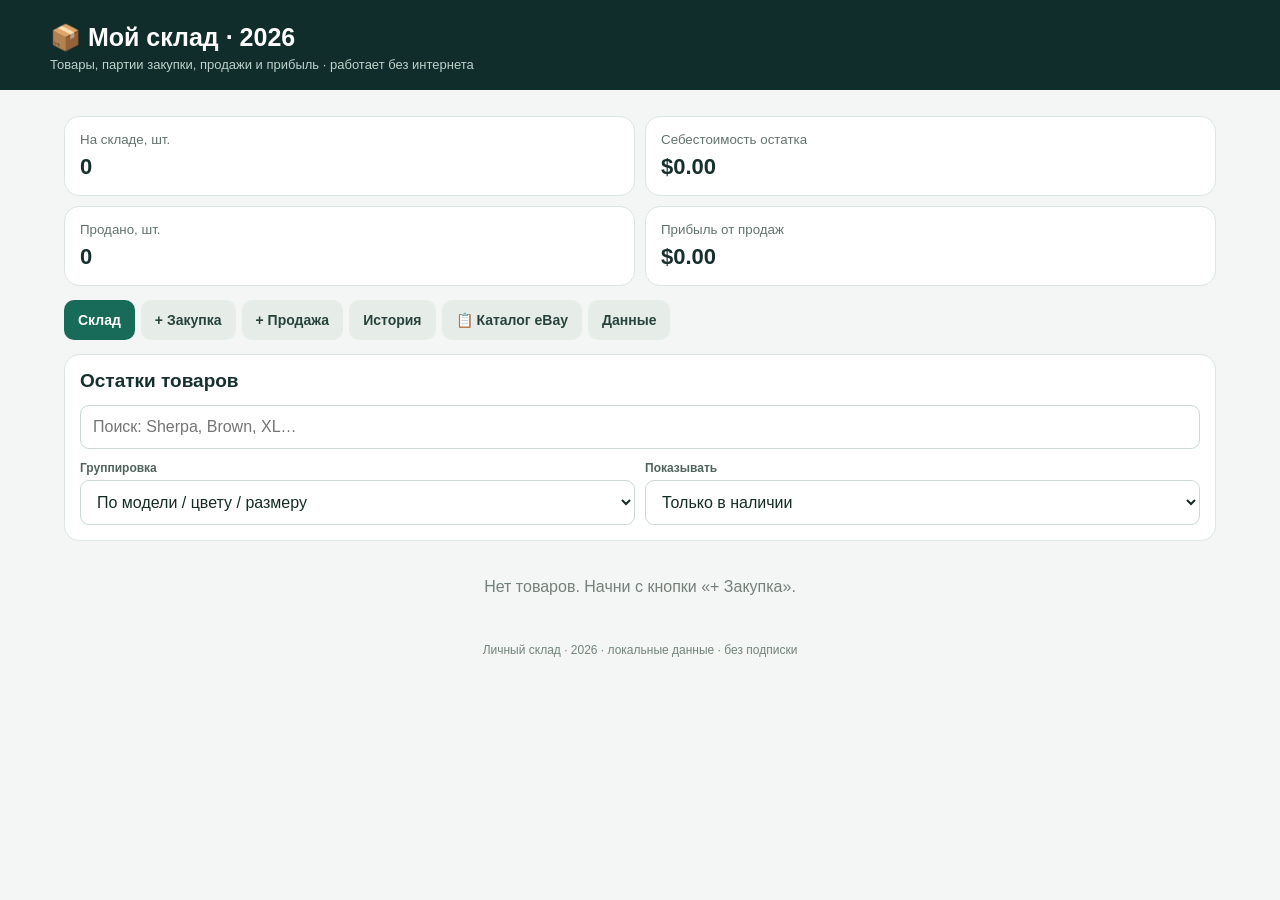
<file: index_catalog_grid.html>
<!doctype html><html lang="ru"><head><meta charset="utf-8"><meta name="viewport" content="width=device-width,initial-scale=1,viewport-fit=cover"><title>Мой склад · 2026</title><meta name="theme-color" content="#102c2b"><style>:root{font-family:-apple-system,BlinkMacSystemFont,'Segoe UI',sans-serif;color:#17302e;background:#f3f6f4}*{box-sizing:border-box}body{margin:0}header{background:#102c2b;color:white;padding:23px 17px 18px}h1{font-size:25px;margin:0 0 5px}header p{margin:0;color:#bdd1cc;font-size:13px}.wrap{max-width:850px;margin:auto;padding:14px 14px 90px}.stats{display:grid;grid-template-columns:repeat(2,1fr);gap:10px;margin:12px 0}.stat,.panel,.item{background:white;border:1px solid #dce6e0;border-radius:15px;padding:15px}.stat small{display:block;color:#62736e;margin-bottom:7px}.stat strong{font-size:22px}nav{display:flex;gap:6px;overflow:auto;margin:14px 0}nav button{white-space:nowrap;background:#e6ede9;color:#27433c}button{border:0;border-radius:10px;padding:12px 14px;font-size:14px;font-weight:650;cursor:pointer}nav button.active,.primary{background:#176b58;color:white}button.secondary{background:#e8eeea;color:#23473e}button.danger{background:#fbe9e8;color:#a72f27}.panel{margin-bottom:12px}h2{font-size:19px;margin:0 0 13px}h3{margin:4px 0 8px;font-size:16px}label{display:block;font-size:12px;font-weight:650;color:#50645d;margin:12px 0 5px}input,select,textarea{width:100%;padding:12px;font:inherit;border:1px solid #cddad2;border-radius:9px;background:white;color:#142c25}input:focus,select:focus{outline:2px solid #88c4b0}textarea{min-height:66px}.two{display:grid;grid-template-columns:repeat(2,minmax(0,1fr));gap:10px}.three{display:grid;grid-template-columns:repeat(3,minmax(0,1fr));gap:9px}.muted{font-size:12px;color:#6a7a73}.line{display:flex;justify-content:space-between;gap:10px;align-items:center;margin:7px 0}.line>div{min-width:0}.item{margin:8px 0}.pill{display:inline-block;background:#e5f3ec;border-radius:20px;padding:4px 8px;font-size:12px;color:#176b58}.small{font-size:13px}.money{font-variant-numeric:tabular-nums}.hidden{display:none!important}.buttons{display:flex;gap:7px;flex-wrap:wrap;margin-top:13px}.empty{padding:25px;text-align:center;color:#74817b}.note{background:#eff6f1;border-left:3px solid #176b58;padding:10px;border-radius:7px;font-size:12px;line-height:1.5}table{width:100%;border-collapse:collapse;font-size:13px}td,th{padding:9px 5px;border-bottom:1px solid #e5eae7;text-align:left}td:last-child,th:last-child{text-align:right}.scroll{overflow-x:auto}footer{text-align:center;color:#73847b;font-size:12px;margin:22px 0}@media(max-width:400px){.three{grid-template-columns:1fr 1fr}.stat strong{font-size:19px}}#catalogList .item{border-left:4px solid #176b58}.catalog-fields{display:grid;grid-template-columns:1fr 1fr;gap:9px}.catalog-fields input{margin-top:3px}.catalog-summary{margin:10px 0}.warn{background:#fff4e3;border-left:3px solid #b7791f;padding:11px;border-radius:8px;font-size:13px}button:disabled{opacity:.55;cursor:not-allowed}#catalogList{display:grid;grid-template-columns:repeat(3,minmax(0,1fr));gap:12px;align-items:start}#catalogList .item{margin:0;min-width:0;overflow:hidden}#catalogList .line{align-items:flex-start;flex-wrap:wrap}#catalogList strong{overflow-wrap:anywhere}.cat-groups{display:flex;flex-wrap:wrap;gap:7px;margin:12px 0}.cat-groups button{background:#e6ede9;color:#23473e;padding:9px 12px}.cat-groups button.selected{background:#176b58;color:#fff}.cat-group-title{grid-column:1/-1;font-size:17px;font-weight:750;margin:15px 0 0;padding:8px 2px;border-bottom:2px solid #d5e4dc}.cat-card-head{cursor:pointer;list-style:none}.cat-card-head::-webkit-details-marker{display:none}.cat-card-head .pill{margin-top:7px}.cat-card-body{padding-top:12px;border-top:1px solid #e5eae7;margin-top:10px}.cat-card-head .muted{margin-top:4px}@media(max-width:800px){#catalogList{grid-template-columns:repeat(2,minmax(0,1fr))}}@media(max-width:520px){#catalogList{grid-template-columns:1fr}}@media(min-width:1000px){.wrap{max-width:1180px!important}header>div{max-width:1180px!important}} </style></head><body><header><div style="max-width:850px;margin:auto"><h1>📦 Мой склад · 2026</h1><p>Товары, партии закупки, продажи и прибыль · работает без интернета</p></div></header><main class="wrap"><div class="stats"><div class="stat"><small>На складе, шт.</small><strong id="sQty">0</strong></div><div class="stat"><small>Себестоимость остатка</small><strong id="sCost">$0</strong></div><div class="stat"><small>Продано, шт.</small><strong id="sSold">0</strong></div><div class="stat"><small>Прибыль от продаж</small><strong id="sProfit">$0</strong></div></div><nav><button class="active" data-tab="stock">Склад</button><button data-tab="buy">+ Закупка</button><button data-tab="sell">+ Продажа</button><button data-tab="sales">История</button><button data-tab="catalog">📋 Каталог eBay</button><button data-tab="settings">Данные</button></nav><section id="stock"><div class="panel"><h2>Остатки товаров</h2><input id="search" placeholder="Поиск: Sherpa, Brown, XL…"><div class="two"><div><label>Группировка</label><select id="group"><option value="variant">По модели / цвету / размеру</option><option value="model">По моделям</option></select></div><div><label>Показывать</label><select id="show"><option value="available">Только в наличии</option><option value="all">Все, включая проданные</option></select></div></div></div><div id="stockList"></div></section><section id="buy" class="hidden"><div class="panel"><h2>Добавить партию</h2><p class="muted">Одна запись — одинаковые модель, цвет, размер и закупочная цена. Другой размер или цена — новая партия.</p><form id="buyForm"><label>Модель / название *</label><input id="bModel" required placeholder="Carhartt FR Sherpa Vest" list="modelList"><datalist id="modelList"></datalist><div class="two"><div><label>Цвет *</label><input id="bColor" required placeholder="Brown"></div><div><label>Размер *</label><input id="bSize" required placeholder="XL"></div></div><div class="two"><div><label>Количество *</label><input id="bQty" type="number" min="1" step="1" required value="1"></div><div><label>Цена закупки за 1 шт., $ *</label><input id="bCost" type="number" min="0" step="0.01" required placeholder="49.99"></div></div><div class="two"><div><label>Дата закупки</label><input id="bDate" type="date"></div><div><label>Магазин</label><input id="bStore" placeholder="Sierra / Estate Sale"></div></div><label>Комментарий / номер заказа</label><input id="bNote" placeholder="Например, E444... или gift card"><div class="note">Если часть суммы оплачена подарочной картой, вводи фактическую себестоимость товара по выбранному принципу. Историю номинала и бонусов можно указать в комментарии.</div><div class="buttons"><button class="primary" type="submit">Сохранить закупку</button></div></form></div></section><section id="sell" class="hidden"><div class="panel"><h2>Записать продажу</h2><form id="sellForm"><label>Какой товар продан? *</label><select id="vVariant" required></select><label>Партия закупки (себестоимость подставляется автоматически)</label><select id="vBatch" required></select><div id="batchInfo" class="note" style="margin-top:10px">Выбери товар</div><div class="two"><div><label>Дата продажи</label><input id="vDate" type="date"></div><div><label>Количество *</label><input id="vQty" type="number" min="1" step="1" value="1" required></div></div><div class="two"><div><label>Цена продажи за 1 шт., $ *</label><input id="vPrice" type="number" min="0" step="0.01" required placeholder="99.99"></div><div><label>Доставка, полученная от покупателя, всего $</label><input id="vShipping" type="number" min="0" step="0.01" value="0"></div></div><div class="two"><div><label>Площадка</label><select id="vPlatform"><option>eBay</option><option>StockX</option><option>Poshmark</option><option>Mercari</option><option>Depop</option><option>Россия</option><option>Лично</option><option>Другое</option></select></div><div><label>Номер заказа / комментарий</label><input id="vNote" placeholder="Order ID"></div></div><div id="salePreview" class="note" style="margin-top:12px">Заполни сумму продажи, чтобы увидеть прибыль.</div><div class="buttons"><button class="primary" type="submit">Сохранить продажу</button></div></form></div></section><section id="sales" class="hidden"><div class="panel"><h2>История продаж</h2><div class="two"><div><label>Месяц</label><input id="month" type="month"></div><div><label>Площадка</label><select id="platformFilter"><option value="">Все</option><option>eBay</option><option>StockX</option><option>Poshmark</option><option>Mercari</option><option>Depop</option><option>Россия</option><option>Лично</option><option>Другое</option></select></div></div><div id="salesSummary" class="note" style="margin-top:12px"></div></div><div id="salesList"></div></section><section id="catalog" class="hidden"><div class="panel"><h2>Каталог eBay · инвентаризация</h2><p class="small">Каждая карточка — объявление или отдельный вариант (цвет/размер). Количество eBay — <b>выставлено</b>, не физический остаток.</p><div class="warn">Физическое количество дома пока неизвестно. Не ставим его равным количеству eBay автоматически. Заполни после пересчёта. Изменения сохраняются только в браузере этого устройства.</div><div class="catalog-summary" id="catalogStats"></div><input id="catalogSearch" placeholder="Найти по названию, размеру, Item ID…"><div class="two"><div><label>Показать</label><select id="catalogFilter"><option value="all">Все товары</option><option value="unchecked">Не проверены</option><option value="checked">Проверены</option></select></div><div><label>Сортировка</label><select id="catalogSort"><option value="name">По названию</option><option value="qty">По количеству на eBay</option></select></div></div><div class="buttons"><button id="catalogExport" class="secondary">Скачать резервную копию каталога</button><button id="catalogCsv" class="secondary">Экспорт каталога CSV</button></div><label>Обновить каталог новым отчётом All active listings CSV</label><input type="file" id="catalogImport" accept=".csv,text/csv"><p class="muted">При обновлении сохраняются твои физические остатки и закупочные цены. Объявления, исчезнувшие из нового отчёта, помечаются как неактивные, но не удаляются.</p></div><div id="catalogGroups" class="cat-groups"></div><div id="catalogList"></div></section><section id="settings" class="hidden"><div class="panel"><h2>Резервная копия</h2><p class="small">Все записи хранятся в памяти браузера на этом устройстве. Сохраняй резервную копию после каждого существенного обновления. Открытие HTML-файла через приложение «Файлы» на iPhone может не обеспечить постоянное сохранение.</p><div class="buttons"><button id="export" class="primary">Скачать резервную копию JSON</button><button id="exportCsv" class="secondary">Экспорт склада CSV</button><button id="salesCsv" class="secondary">Экспорт продаж CSV</button></div><label>Восстановить из резервной копии JSON</label><input id="restore" type="file" accept=".json,application/json"><p class="muted">Восстановление заменит текущие данные. Для переноса между устройствами используй резервную копию.</p></div><div class="panel"><h2>Закупочные партии</h2><p class="muted">Здесь можно проверить отдельные закупки и удалить ошибочную партию, только если по ней нет продаж.</p><div id="batchList"></div></div></section><footer>Личный склад · 2026 · локальные данные · без подписки</footer></main><script>
(()=>{'use strict';const KEY='mikhail_warehouse_2026_v3';let db;try{db=JSON.parse(localStorage.getItem(KEY)||'null')}catch(e){}if(!db||!Array.isArray(db.batches)||!Array.isArray(db.sales))db={batches:[],sales:[]};const $=id=>document.getElementById(id),money=n=>new Intl.NumberFormat('en-US',{style:'currency',currency:'USD'}).format(n||0),round=n=>Math.round((Number(n)+Number.EPSILON)*100)/100,today=()=>new Date().toLocaleDateString('en-CA'),esc=s=>String(s??'').replace(/[&<>"']/g,c=>({'&':'&amp;','<':'&lt;','>':'&gt;','"':'&quot;',"'":'&#39;'}[c])),id=()=>Date.now().toString(36)+Math.random().toString(36).slice(2,9),save=()=>{try{localStorage.setItem(KEY,JSON.stringify(db))}catch(e){alert('Не удалось сохранить данные. Сделай резервную копию: '+e.message)}};function remaining(b){return b.qty-db.sales.filter(s=>s.batchId===b.id).reduce((a,s)=>a+s.qty,0)}function key(b){return [b.model.trim().toLowerCase(),b.color.trim().toLowerCase(),b.size.trim().toLowerCase()].join('|')}function variants(){const m=new Map();for(const b of db.batches){const k=key(b);if(!m.has(k))m.set(k,{key:k,model:b.model,color:b.color,size:b.size,qty:0,cost:0,batches:[]});let v=m.get(k),r=remaining(b);v.qty+=r;v.cost+=r*b.cost;v.batches.push(b)}return [...m.values()].sort((a,b)=>a.model.localeCompare(b.model)||a.color.localeCompare(b.color)||a.size.localeCompare(b.size))}function tab(t){document.querySelectorAll('main section').forEach(x=>x.classList.toggle('hidden',x.id!==t));document.querySelectorAll('nav button').forEach(x=>x.classList.toggle('active',x.dataset.tab===t));render()}document.querySelectorAll('nav button').forEach(b=>b.onclick=()=>tab(b.dataset.tab));function render(){const qty=db.batches.reduce((a,b)=>a+remaining(b),0),cost=db.batches.reduce((a,b)=>a+remaining(b)*b.cost,0),sold=db.sales.reduce((a,s)=>a+s.qty,0),profit=db.sales.reduce((a,s)=>a+s.price*s.qty+s.shipping-s.cost*s.qty,0);$('sQty').textContent=qty;$('sCost').textContent=money(cost);$('sSold').textContent=sold;$('sProfit').textContent=money(profit);const q=$('search').value.trim().toLowerCase(),vs=variants().filter(v=>($('show').value==='all'||v.qty>0)&&[v.model,v.color,v.size].join(' ').toLowerCase().includes(q));let rows=[];if($('group').value==='model'){const mm=new Map();for(const v of vs){if(!mm.has(v.model))mm.set(v.model,{qty:0,cost:0,variants:0});const x=mm.get(v.model);x.qty+=v.qty;x.cost+=v.cost;x.variants++}rows=[...mm].map(([name,x])=>`<div class="item"><div class="line"><strong>${esc(name)}</strong><span class="pill">${x.qty} шт.</span></div><div class="muted">${x.variants} вариантов · себестоимость остатка ${money(x.cost)}</div></div>`)}else rows=vs.map(v=>`<div class="item"><div class="line"><div><strong>${esc(v.model)}</strong><div class="small">${esc(v.color)} · ${esc(v.size)}</div></div><span class="pill">${v.qty} шт.</span></div><div class="muted">Себестоимость остатка: ${money(v.cost)} · партий: ${v.batches.length}</div><div class="small" style="margin-top:7px">${v.batches.filter(b=>remaining(b)>0).map(b=>`${remaining(b)} шт. × ${money(b.cost)} (${esc(b.date||'без даты')})`).join(' · ')||'Нет в наличии'}</div>${v.qty>0?`<div class="buttons"><button class="secondary" data-sell="${esc(v.key)}">Продать</button></div>`:''}</div>`);$('stockList').innerHTML=rows.join('')||'<div class="empty">Нет товаров. Начни с кнопки «+ Закупка».</div>';$('stockList').querySelectorAll('[data-sell]').forEach(b=>b.onclick=()=>{tab('sell');$('vVariant').value=b.dataset.sell;updateBatches()});const old=$('vVariant').value;$('vVariant').innerHTML='<option value="">Выбери модель / цвет / размер</option>'+variants().filter(v=>v.qty>0).map(v=>`<option value="${esc(v.key)}">${esc(v.model)} · ${esc(v.color)} · ${esc(v.size)} (${v.qty} шт.)</option>`).join('');if([...$('vVariant').options].some(o=>o.value===old))$('vVariant').value=old;updateBatches();$('modelList').innerHTML=[...new Set(db.batches.map(b=>b.model))].map(x=>`<option value="${esc(x)}">`).join('');renderSales();renderBatchList()}
function updateBatches(){const v=variants().find(x=>x.key===$('vVariant').value),old=$('vBatch').value;$('vBatch').innerHTML='<option value="">Выбери партию</option>'+(v?v.batches.filter(b=>remaining(b)>0).sort((a,b)=>(a.date||'').localeCompare(b.date||'')).map(b=>`<option value="${esc(b.id)}">${remaining(b)} шт. × ${money(b.cost)} · ${esc(b.date||'без даты')} · ${esc(b.store||'магазин не указан')}</option>`).join(''):'');if([...$('vBatch').options].some(o=>o.value===old))$('vBatch').value=old;else if($('vBatch').options.length===2)$('vBatch').selectedIndex=1;preview()}function preview(){const b=db.batches.find(x=>x.id===$('vBatch').value),qty=Number($('vQty').value)||0,price=Number($('vPrice').value)||0,ship=Number($('vShipping').value)||0;$('batchInfo').textContent=b?`В партии осталось ${remaining(b)} шт. · закупочная цена ${money(b.cost)} за шт.`:'Выбери товар и партию';$('salePreview').textContent=b?`Получено: ${money(price*qty+ship)} · себестоимость: ${money(b.cost*qty)} · прибыль: ${money(price*qty+ship-b.cost*qty)} (без вычета расходов площадки)`:'Выбери партию, чтобы увидеть расчёт'}$('vVariant').onchange=updateBatches;['vBatch','vQty','vPrice','vShipping'].forEach(x=>$(x).addEventListener('input',preview));$('buyForm').onsubmit=e=>{e.preventDefault();const b={id:id(),model:$('bModel').value.trim(),color:$('bColor').value.trim(),size:$('bSize').value.trim(),qty:Number($('bQty').value),cost:round($('bCost').value),date:$('bDate').value,store:$('bStore').value.trim(),note:$('bNote').value.trim()};if(!b.model||!b.color||!b.size||!Number.isInteger(b.qty)||b.qty<1||b.cost<0)return alert('Проверь модель, цвет, размер, количество и цену');db.batches.push(b);save();$('buyForm').reset();$('bQty').value=1;$('bDate').value=today();tab('stock');alert('Партия добавлена на склад')};$('sellForm').onsubmit=e=>{e.preventDefault();const b=db.batches.find(x=>x.id===$('vBatch').value),qty=Number($('vQty').value),price=Number($('vPrice').value),shipping=Number($('vShipping').value||0);if(!b||!Number.isInteger(qty)||qty<1||qty>remaining(b)||price<0||shipping<0)return alert('Проверь партию, количество и суммы. Нельзя продать больше, чем есть на складе.');db.sales.push({id:id(),batchId:b.id,model:b.model,color:b.color,size:b.size,date:$('vDate').value,qty,cost:b.cost,price:round(price),shipping:round(shipping),platform:$('vPlatform').value,note:$('vNote').value.trim()});save();$('sellForm').reset();$('vQty').value=1;$('vShipping').value=0;$('vDate').value=today();tab('sales');alert('Продажа сохранена, остаток уменьшен')};function renderSales(){const month=$('month').value,platform=$('platformFilter').value,ss=db.sales.filter(s=>(!month||s.date.startsWith(month))&&(!platform||s.platform===platform)).sort((a,b)=>b.date.localeCompare(a.date));let received=0,cost=0,qty=0;for(const s of ss){received+=s.price*s.qty+s.shipping;cost+=s.cost*s.qty;qty+=s.qty}$('salesSummary').innerHTML=`Продано: <b>${qty} шт.</b> · Получено: <b>${money(received)}</b> · Себестоимость: <b>${money(cost)}</b> · Прибыль: <b>${money(received-cost)}</b>`;$('salesList').innerHTML=ss.map(s=>`<div class="item"><div class="line"><div><strong>${esc(s.model)}</strong><div class="muted">${esc(s.color)} · ${esc(s.size)} · ${esc(s.date)} · ${esc(s.platform)}</div></div><span class="pill">${s.qty} шт.</span></div><div class="small">Получено ${money(s.price*s.qty+s.shipping)} · закупка ${money(s.cost*s.qty)} · <b>прибыль ${money(s.price*s.qty+s.shipping-s.cost*s.qty)}</b></div>${s.note?`<div class="muted">${esc(s.note)}</div>`:''}<div class="buttons"><button class="danger" data-undo="${esc(s.id)}">Отменить продажу</button></div></div>`).join('')||'<div class="empty">Продаж пока нет.</div>';$('salesList').querySelectorAll('[data-undo]').forEach(x=>x.onclick=()=>{if(confirm('Отменить эту продажу и вернуть товар на склад?')){db.sales=db.sales.filter(s=>s.id!==x.dataset.undo);save();render()}})}function renderBatchList(){$('batchList').innerHTML=[...db.batches].sort((a,b)=>b.date.localeCompare(a.date)).map(b=>`<div class="item"><strong>${esc(b.model)}</strong><div class="small">${esc(b.color)} · ${esc(b.size)} · ${esc(b.date||'без даты')}</div><div class="muted">${remaining(b)} из ${b.qty} шт. · ${money(b.cost)}/шт. · ${esc(b.store)}</div>${b.note?`<div class="muted">${esc(b.note)}</div>`:''}<div class="buttons"><button class="danger" data-remove="${esc(b.id)}" ${remaining(b)!==b.qty?'disabled title="Есть продажи"':''}>Удалить партию</button></div></div>`).join('')||'<div class="empty">Закупок пока нет.</div>';$('batchList').querySelectorAll('[data-remove]').forEach(x=>x.onclick=()=>{const b=db.batches.find(b=>b.id===x.dataset.remove);if(b&&remaining(b)===b.qty&&confirm('Удалить партию без возможности восстановления (кроме резервной копии)?')){db.batches=db.batches.filter(x=>x.id!==b.id);save();render()}})}['search','group','show','month','platformFilter'].forEach(x=>$(x).addEventListener('input',render));function download(name,content,type){const a=document.createElement('a'),u=URL.createObjectURL(new Blob([content],{type}));a.href=u;a.download=name;document.body.appendChild(a);a.click();a.remove();setTimeout(()=>URL.revokeObjectURL(u),1000)}$('export').onclick=()=>download('sklad_2026_backup_'+today()+'.json',JSON.stringify({version:3,exportedAt:new Date().toISOString(),...db},null,2),'application/json');function csv(rows){return '\ufeff'+rows.map(r=>r.map(v=>'"'+String(v??'').replaceAll('"','""')+'"').join(',')).join('\r\n')}$('exportCsv').onclick=()=>download('sklad_2026.csv',csv([['Модель','Цвет','Размер','Дата закупки','Магазин','Закуплено','Осталось','Цена за шт.','Себестоимость остатка','Примечание'],...db.batches.map(b=>[b.model,b.color,b.size,b.date,b.store,b.qty,remaining(b),b.cost,round(remaining(b)*b.cost),b.note])]),'text/csv;charset=utf-8');$('salesCsv').onclick=()=>download('prodazhi_2026.csv',csv([['Дата','Модель','Цвет','Размер','Кол-во','Закупка за шт.','Продажа за шт.','Доставка получена','Получено всего','Прибыль','Площадка','Номер заказа'],...db.sales.map(s=>[s.date,s.model,s.color,s.size,s.qty,s.cost,s.price,s.shipping,round(s.price*s.qty+s.shipping),round(s.price*s.qty+s.shipping-s.cost*s.qty),s.platform,s.note])]),'text/csv;charset=utf-8');$('restore').onchange=async e=>{const f=e.target.files[0];if(!f)return;try{const o=JSON.parse(await f.text());if(!Array.isArray(o.batches)||!Array.isArray(o.sales))throw Error('Неверный формат');if(confirm('Заменить ВСЕ текущие данные данными из файла?')){db={batches:o.batches,sales:o.sales};save();render();alert('Данные восстановлены')}}catch(err){alert('Не удалось прочитать файл: '+err.message)}e.target.value=''};$('bDate').value=today();$('vDate').value=today();render()})();
</script><script>
(()=>{'use strict';
const INITIAL=[{"itemId":"114627759301","title":"Man Silver Jeans Zac","variation":"","ebayQty":1,"price":25.0,"category":"Jeans","sku":""},{"itemId":"114627759318","title":"Man Gap Jeans XL","variation":"","ebayQty":1,"price":25.0,"category":"Jeans","sku":""},{"itemId":"114627804831","title":"Man Emporio Armani Jeans","variation":"","ebayQty":1,"price":40.0,"category":"Jeans","sku":""},{"itemId":"114627804833","title":"Man Gap Jeans XL White","variation":"","ebayQty":1,"price":25.0,"category":"Jeans","sku":""},{"itemId":"115033591790","title":"Hudson & Barrow NO TOUCH KEY Gold-Tone SET OF 3 ~ NEW SEALED","variation":"","ebayQty":1,"price":8.99,"category":"Other Safety & Protective Gear","sku":""},{"itemId":"115548616745","title":"New Men's SPEEDO Short Sleeve Team Apparel Logo T-Shirt","variation":"Size:=M","ebayQty":6,"price":0.0,"category":"T-Shirts","sku":""},{"itemId":"115548616745","title":"New Men's SPEEDO Short Sleeve Team Apparel Logo T-Shirt","variation":"Size:=L","ebayQty":1,"price":0.0,"category":"T-Shirts","sku":""},{"itemId":"115559828535","title":"New Balance Men's Low Cut Trainers 3000 Synthetic Baseball Cleats Size: US 16","variation":"Color:=Black/White","ebayQty":9,"price":0.0,"category":"Men's","sku":""},{"itemId":"115559828535","title":"New Balance Men's Low Cut Trainers 3000 Synthetic Baseball Cleats Size: US 16","variation":"Color:=Blue/White","ebayQty":1,"price":0.0,"category":"Men's","sku":""},{"itemId":"115560938999","title":"Carhartt Flame Resistant FR Signature Denim Dungaree FRB13","variation":"Size:=33W 32L","ebayQty":0,"price":0.0,"category":"Jeans","sku":""},{"itemId":"115560938999","title":"Carhartt Flame Resistant FR Signature Denim Dungaree FRB13","variation":"Size:=42W 32L","ebayQty":1,"price":0.0,"category":"Jeans","sku":""},{"itemId":"115642906643","title":"Brand New Women LOVE ADY Black Tiered Puff Sleeve Dress Large","variation":"","ebayQty":1,"price":29.99,"category":"Dresses","sku":""},{"itemId":"115642926805","title":"Brand New Women LOVE ADY Olive Tiered Puff Sleeve Dress Large","variation":"Size:=L","ebayQty":1,"price":29.99,"category":"Dresses","sku":""},{"itemId":"115642926805","title":"Brand New Women LOVE ADY Olive Tiered Puff Sleeve Dress Large","variation":"Size:=L","ebayQty":1,"price":0.0,"category":"Dresses","sku":""},{"itemId":"115654901922","title":"New With Tags Carhartt Men Super Dux Relaxed Fit Detroit Jacket Greige Gray XL T","variation":"Size:=XL (Tall)","ebayQty":1,"price":124.99,"category":"Coats, Jackets & Vests","sku":""},{"itemId":"115654901922","title":"New With Tags Carhartt Men Super Dux Relaxed Fit Detroit Jacket Greige Gray XL T","variation":"Size:=XL (Tall)","ebayQty":1,"price":0.0,"category":"Coats, Jackets & Vests","sku":""},{"itemId":"115688983770","title":"Man Gap Straight Fit Jeans","variation":"","ebayQty":1,"price":25.0,"category":"Jeans","sku":""},{"itemId":"115702724000","title":"Maier Kaina Baroque patterned mini dress with long sleeves size M","variation":"","ebayQty":1,"price":29.99,"category":"Dresses","sku":""},{"itemId":"115702738290","title":"DESIGUAL malachite green mini dress with three-quarter sleeves Size 40","variation":"","ebayQty":1,"price":59.99,"category":"Dresses","sku":""},{"itemId":"115708366249","title":"Brand New with Tags MYF Women Midi Dress Black/Blue Size M","variation":"","ebayQty":1,"price":49.99,"category":"Dresses","sku":""},{"itemId":"115711199801","title":"Juicy Couture Womens Leopard Print Mini Dress Green Black Size S","variation":"","ebayQty":1,"price":29.99,"category":"Dresses","sku":""},{"itemId":"115711201330","title":"MAISON SCOTCH Women Dress Summer 3/4 Sleeves Casual Round-Neck Mid-Length Size 2","variation":"","ebayQty":1,"price":29.99,"category":"Dresses","sku":""},{"itemId":"115711201753","title":"Marc Jacobs Designer Patterned Long Sleeve Mini Dress Size S","variation":"","ebayQty":1,"price":59.99,"category":"Dresses","sku":""},{"itemId":"115711202306","title":"SIMONA BARBIERI Grey Shirt-Dress With Long Sleeves (size S-M)","variation":"","ebayQty":1,"price":49.99,"category":"Dresses","sku":""},{"itemId":"115711202652","title":"Theory Womens Long Sleeve Ponte Mini Sheath Dress Black Size Small","variation":"","ebayQty":1,"price":34.99,"category":"Dresses","sku":""},{"itemId":"115711203733","title":"Brand New with Tags Scotch & Soda Maison Scotch Maxi Dress pink Size 2/M","variation":"","ebayQty":1,"price":49.99,"category":"Dresses","sku":""},{"itemId":"115711890237","title":"Cabana Life, Women Rashguard UPF 50+ White Color New With The Tag","variation":"","ebayQty":1,"price":39.99,"category":"Swimwear","sku":""},{"itemId":"115715550019","title":"Ralph Lauren Classic Fit Geometric Beige Oxford Dress Shirt Mens Size M","variation":"","ebayQty":1,"price":29.99,"category":"Casual Button-Down Shirts","sku":""},{"itemId":"115715551348","title":"Ralph Lauren Custom Fit Solid Red Oxford Dress Shirt Mens Size M 175/96A","variation":"","ebayQty":1,"price":29.99,"category":"Casual Button-Down Shirts","sku":""},{"itemId":"115715568489","title":"J. Crew Shirt Men's Size M Gray Check Cotton Long Sleeve Button Down","variation":"","ebayQty":1,"price":29.99,"category":"Casual Button-Down Shirts","sku":""},{"itemId":"115715574467","title":"Armani Collezioni Dress Shirt Mens Gray Long Sleeve Formal Cotton Button Up Med","variation":"","ebayQty":1,"price":49.99,"category":"Dress Shirts","sku":""},{"itemId":"115715580213","title":"Calvin Klein Men's Dress Shirt Poplin Solid French-Cuff  Beige Medium","variation":"","ebayQty":1,"price":29.99,"category":"Dress Shirts","sku":""},{"itemId":"115715585749","title":"Michael Kors Men Button Up Shirt Regular Long Sleeves Sky Blue Large","variation":"","ebayQty":1,"price":29.99,"category":"Casual Button-Down Shirts","sku":""},{"itemId":"115715649291","title":"J Crew Stanton Mens Size 32x9 Blue White Star Casual Chino Shorts","variation":"","ebayQty":1,"price":24.99,"category":"Shorts","sku":""},{"itemId":"115715657421","title":"J Crew Club Shorts Men 32W Gray 10\" Chino Flat Front","variation":"","ebayQty":1,"price":24.99,"category":"Shorts","sku":""},{"itemId":"115740353257","title":"Maidenform Targeted Firm Control Wear Your Own Bra Bodybriefer DM5004","variation":"","ebayQty":1,"price":29.99,"category":"Shapewear","sku":""},{"itemId":"115740370707","title":"NWT White Maxi Eyelet Dress by Made With Love Size M","variation":"","ebayQty":1,"price":49.99,"category":"Dresses","sku":""},{"itemId":"115743137701","title":"MIH Jeans Delancey Denim Skirt Pale Indigo Size 27","variation":"","ebayQty":1,"price":19.99,"category":"Skirts","sku":""},{"itemId":"115743141103","title":"J Crew Women Skirt Tan Color - wool - size 4","variation":"","ebayQty":1,"price":24.99,"category":"Skirts","sku":""},{"itemId":"115743144091","title":"DKNY pleated Midi Skirt size 4 Dark Color","variation":"","ebayQty":1,"price":19.99,"category":"Skirts","sku":""},{"itemId":"115756743648","title":"Imperial Women Grey midi dress 3/4 sleeve","variation":"","ebayQty":1,"price":24.99,"category":"Dresses","sku":""},{"itemId":"115756752525","title":"SLIM FIT J Crew Men's Gray Plaid Cotton Dress Shirt SIZE M","variation":"","ebayQty":1,"price":24.99,"category":"Dress Shirts","sku":""},{"itemId":"115769029212","title":"GUY LAROCHE : SWEATER~ KNIT MADE IN ITALY Grey Size S","variation":"","ebayQty":1,"price":34.99,"category":"Sweaters","sku":""},{"itemId":"115801600683","title":"LIU JO ITALY ALPACA GRAY KNIT SHAWL COLLAR CARDIGAN LONG SWEATER S-M","variation":"","ebayQty":1,"price":49.99,"category":"Sweaters","sku":""},{"itemId":"115801639870","title":"Kaisely Knit Sweater Long Sleeves Black Cozy Size Medium","variation":"","ebayQty":1,"price":24.99,"category":"Sweaters","sku":""},{"itemId":"115851067953","title":"New Balance Low-Cut 3000v4 Metal Baseball Cleat Mens Shoes US 16","variation":"","ebayQty":1,"price":29.99,"category":"Men's","sku":""},{"itemId":"115866714450","title":"Maison Scotch Women's Sleeveless Round-Neck Pink Blouse Size M","variation":"","ebayQty":1,"price":29.99,"category":"Tops","sku":""},{"itemId":"115866736574","title":"Robin Womens Sleeveless Long Dress Size US 4","variation":"","ebayQty":1,"price":29.99,"category":"Dresses","sku":""},{"itemId":"115908105547","title":"B-52 by Bull-boxer Men’s Brown Winter Shoes","variation":"US, EU Shoe Size=US: 8, EU: 41","ebayQty":1,"price":0.0,"category":"Boots","sku":""},{"itemId":"115908105547","title":"B-52 by Bull-boxer Men’s Brown Winter Shoes","variation":"US, EU Shoe Size=US: 11, EU: 44","ebayQty":2,"price":0.0,"category":"Boots","sku":""},{"itemId":"116019523186","title":"New Carhartt FR Flame Resistant Force Midweight Hoodie Sweatshirt for Men","variation":"Size:=2XL","ebayQty":1,"price":0.0,"category":"Hoodies & Sweatshirts","sku":""},{"itemId":"116019523186","title":"New Carhartt FR Flame Resistant Force Midweight Hoodie Sweatshirt for Men","variation":"Size:=M","ebayQty":2,"price":0.0,"category":"Hoodies & Sweatshirts","sku":""},{"itemId":"116036692258","title":"Ирина Муравьева - День Ангела","variation":"","ebayQty":1,"price":9.99,"category":"Books","sku":""},{"itemId":"116036700943","title":"Френкс Бернет - Маленький Лорд Фаунтлерой","variation":"","ebayQty":1,"price":9.99,"category":"Books","sku":""},{"itemId":"115908868563","title":"New Carhartt Mens FLAME-RESISTANT QUICK DUCK SHERPA LINED VEST Flame Resistant","variation":"Size:=XL","ebayQty":2,"price":0.0,"category":"Coats, Jackets & Vests","sku":""},{"itemId":"115908868563","title":"New Carhartt Mens FLAME-RESISTANT QUICK DUCK SHERPA LINED VEST Flame Resistant","variation":"Size:=L","ebayQty":2,"price":0.0,"category":"Coats, Jackets & Vests","sku":""},{"itemId":"115908868563","title":"New Carhartt Mens FLAME-RESISTANT QUICK DUCK SHERPA LINED VEST Flame Resistant","variation":"Size:=L (Tall)","ebayQty":3,"price":0.0,"category":"Coats, Jackets & Vests","sku":""},{"itemId":"115908868563","title":"New Carhartt Mens FLAME-RESISTANT QUICK DUCK SHERPA LINED VEST Flame Resistant","variation":"Size:=2XL","ebayQty":4,"price":0.0,"category":"Coats, Jackets & Vests","sku":""},{"itemId":"115908868563","title":"New Carhartt Mens FLAME-RESISTANT QUICK DUCK SHERPA LINED VEST Flame Resistant","variation":"Size:=XL (Tall)","ebayQty":1,"price":0.0,"category":"Coats, Jackets & Vests","sku":""},{"itemId":"115908868563","title":"New Carhartt Mens FLAME-RESISTANT QUICK DUCK SHERPA LINED VEST Flame Resistant","variation":"Size:=2XL (Tall)","ebayQty":1,"price":0.0,"category":"Coats, Jackets & Vests","sku":""},{"itemId":"115908868563","title":"New Carhartt Mens FLAME-RESISTANT QUICK DUCK SHERPA LINED VEST Flame Resistant","variation":"Size:=S","ebayQty":1,"price":0.0,"category":"Coats, Jackets & Vests","sku":""},{"itemId":"115908868563","title":"New Carhartt Mens FLAME-RESISTANT QUICK DUCK SHERPA LINED VEST Flame Resistant","variation":"Size:=M","ebayQty":1,"price":0.0,"category":"Coats, Jackets & Vests","sku":""},{"itemId":"116354057117","title":"Norman Rockwell Christmas Plate Santa in His Workshop 1984","variation":"","ebayQty":1,"price":12.99,"category":"Collector Plates","sku":""},{"itemId":"116354058364","title":"Norman Rockwell Christmas Plate 1985 \"Grandpa Plays Santa\" Knowles Vintage","variation":"","ebayQty":1,"price":12.99,"category":"Collector Plates","sku":""},{"itemId":"116369505633","title":"New Carhartt Mens FLAME-RESISTANT QUICK DUCK VEST Flame Resistant","variation":"Size,=2XL","ebayQty":3,"price":0.0,"category":"Coats, Jackets & Vests","sku":""},{"itemId":"116369505633","title":"New Carhartt Mens FLAME-RESISTANT QUICK DUCK VEST Flame Resistant","variation":"Size,=3XL","ebayQty":4,"price":0.0,"category":"Coats, Jackets & Vests","sku":""},{"itemId":"116401494311","title":"Kokopelli Metal Figure 1.25”x2.3” In Metal Base Weight: 0.6 OZ","variation":"","ebayQty":1,"price":19.99,"category":"Figures & Statues","sku":""},{"itemId":"116401506243","title":"Brass Antique Skeleton Key 2.5\"x0.75 Long","variation":"","ebayQty":1,"price":9.99,"category":"Locks, Keys","sku":""},{"itemId":"116422360347","title":"TWINSET SIMONA BARBIERI Grey Shirt-Dress with Long Sleeves (size S-M)","variation":"","ebayQty":1,"price":49.99,"category":"Dresses","sku":""},{"itemId":"116428713044","title":"Russian Coin - 2 Rubles","variation":"","ebayQty":6,"price":0.99,"category":"Federation (1992-Now)","sku":""},{"itemId":"116428756237","title":"The North Face Berkeley Twill Utility Pants Brown Women's 29\" Inseam Size XL","variation":"","ebayQty":1,"price":24.99,"category":"Pants","sku":""},{"itemId":"116492658357","title":"GUESS Women’s Cold Shoulder Ribbed Top - Size S - Gray","variation":"","ebayQty":1,"price":29.99,"category":"Tops","sku":""},{"itemId":"116492669957","title":"Master Coat Men’s Wool & Puffer Hybrid Vest - Size 48 - Blue - Unique Design","variation":"","ebayQty":1,"price":49.99,"category":"Coats, Jackets & Vests","sku":""},{"itemId":"116507131451","title":"All Saints Sago Sweater Dress Gray Tunic Asymmetrical Hem Cut Out Shoulder US 2","variation":"","ebayQty":1,"price":39.99,"category":"Dresses","sku":""},{"itemId":"116507137231","title":"Women’s KINROSS CASHMERE SWEATER SIZE S GREY","variation":"","ebayQty":1,"price":24.96,"category":"Sweaters","sku":""},{"itemId":"116525604271","title":"Brand New Women YNG Lime Green Short Sleeve Shift Dress Size M","variation":"","ebayQty":1,"price":24.99,"category":"Dresses","sku":""},{"itemId":"116525611011","title":"Zolla Women’s Red Shift Dress with Belt Loops – Size L","variation":"","ebayQty":1,"price":29.99,"category":"Dresses","sku":""},{"itemId":"116636736245","title":"NEW Women NUX Madrid High Waisted Leggings Medium","variation":"","ebayQty":1,"price":24.99,"category":"Activewear Pants","sku":""},{"itemId":"116636737435","title":"Camo Trucker Hat – US Marine Style Skull Embroidery","variation":"","ebayQty":1,"price":9.99,"category":"Hats","sku":""},{"itemId":"116636738277","title":"Black Snapback Hat – “84” Embroidered Number Cap Streetwear Originals Style","variation":"","ebayQty":1,"price":9.99,"category":"Hats","sku":""},{"itemId":"116636751607","title":"Women’s Long Sleeve Jesifee Wool Tunic Dress Navy Blue With Red Pockets Medium","variation":"","ebayQty":1,"price":24.99,"category":"Dresses","sku":""},{"itemId":"116636758216","title":"Heather B Chevron Knit Tunic Sweater Dress Blue V-Neck Women’s Size S","variation":"","ebayQty":1,"price":14.99,"category":"Sweaters","sku":""},{"itemId":"116769151812","title":"New Carhartt FR Flame Resistant Force Midweight Hoodie Sweatshirt for Men","variation":"Size:=S","ebayQty":2,"price":0.0,"category":"Hoodies & Sweatshirts","sku":""},{"itemId":"116769151812","title":"New Carhartt FR Flame Resistant Force Midweight Hoodie Sweatshirt for Men","variation":"Size:=M Tall","ebayQty":4,"price":0.0,"category":"Hoodies & Sweatshirts","sku":""},{"itemId":"116811531436","title":"3 in 1 Quick Wireless Charger for Watch And iPhone","variation":"","ebayQty":1,"price":14.99,"category":"Chargers & Cradles","sku":""},{"itemId":"116816821911","title":"Tesla Design (Genuine) Women's Touchscreen Gloves - Medium","variation":"","ebayQty":1,"price":39.99,"category":"Gloves & Mittens","sku":""},{"itemId":"116369505279","title":"New Carhartt Mens FLAME-RESISTANT QUICK DUCK VEST Flame Resistant","variation":"Size:=L (Tall)","ebayQty":2,"price":0.0,"category":"Coats, Jackets & Vests","sku":""},{"itemId":"116369505279","title":"New Carhartt Mens FLAME-RESISTANT QUICK DUCK VEST Flame Resistant","variation":"Size:=3XL","ebayQty":4,"price":0.0,"category":"Coats, Jackets & Vests","sku":""},{"itemId":"116369505279","title":"New Carhartt Mens FLAME-RESISTANT QUICK DUCK VEST Flame Resistant","variation":"Size:=4XL","ebayQty":4,"price":0.0,"category":"Coats, Jackets & Vests","sku":""},{"itemId":"116904390625","title":"Vintage dp Porzella West Germany Heidelberg Souvenir Plate","variation":"","ebayQty":1,"price":14.99,"category":"Germany","sku":""},{"itemId":"116907507726","title":"Carhartt Long Sleeve FR Mock Neck Midweight Sweatshirt Flame Resistant Force","variation":"Size:=M","ebayQty":3,"price":0.0,"category":"Hoodies & Sweatshirts","sku":""},{"itemId":"116907507726","title":"Carhartt Long Sleeve FR Mock Neck Midweight Sweatshirt Flame Resistant Force","variation":"Size:=S","ebayQty":4,"price":0.0,"category":"Hoodies & Sweatshirts","sku":""},{"itemId":"116907507726","title":"Carhartt Long Sleeve FR Mock Neck Midweight Sweatshirt Flame Resistant Force","variation":"Size:=2XL","ebayQty":1,"price":0.0,"category":"Hoodies & Sweatshirts","sku":""},{"itemId":"116907507726","title":"Carhartt Long Sleeve FR Mock Neck Midweight Sweatshirt Flame Resistant Force","variation":"Size:=L Tall","ebayQty":2,"price":0.0,"category":"Hoodies & Sweatshirts","sku":""},{"itemId":"116907726562","title":"Brand New Black Diamond Jacket Men Soft Shell Jacket Size L - Water Wind Proof","variation":"","ebayQty":1,"price":99.99,"category":"Coats, Jackets & Vests","sku":""},{"itemId":"116907781151","title":"Igloos Youth Bear Cuffed Stocking Hat Pink Bear Beanie Cap One Size New","variation":"","ebayQty":2,"price":14.99,"category":"Hats","sku":""},{"itemId":"116918102817","title":"Massimo Dutti Women’s High-Rise Skinny Jeans – Size EUR 40 / USA 8","variation":"","ebayQty":1,"price":49.99,"category":"Jeans","sku":""},{"itemId":"116918126788","title":"Brand New Roberto Cavalli Women’s Pale Gray Woven Pants – Size 42 (US 8)","variation":"","ebayQty":1,"price":299.99,"category":"Pants","sku":""},{"itemId":"116920243805","title":"Banana Republic Men's Sweater Size XXL Heavy Weight Wool Blend Red Quarter Zip","variation":"","ebayQty":1,"price":19.99,"category":"Sweaters","sku":""},{"itemId":"116920249778","title":"Men’s Johnston & Murphy Quarter Zip Sweater XXL Lambswool Blend Gray Half Zip","variation":"","ebayQty":1,"price":29.99,"category":"Sweaters","sku":""},{"itemId":"116920258255","title":"JWN John W Nordstrom Sweater 100% Cashmere Men's Sz XL V Neck Pullover Red","variation":"","ebayQty":1,"price":44.99,"category":"Sweaters","sku":""},{"itemId":"116920285273","title":"Hugo Boss Men's Long Sleeve Shirt Slim Fit 100% Cotton Black Size XXL","variation":"","ebayQty":1,"price":29.99,"category":"Casual Button-Down Shirts","sku":""},{"itemId":"116921361291","title":"Brand New with Tags Altea Women’s Midi Dress Light Blue Purple Size M","variation":"","ebayQty":1,"price":29.99,"category":"Dresses","sku":""},{"itemId":"116921454137","title":"Hugo Boss Orange Patchaman Polo T-Shirt Men’s XXL Gray Chambray Collar","variation":"","ebayQty":1,"price":24.99,"category":"Polos","sku":""},{"itemId":"116921495897","title":"Women Roberto Cavalli Underwear Shirt With Logo Long Sleeve Size XL EU 52 Italy","variation":"","ebayQty":1,"price":54.99,"category":"Shapewear","sku":""},{"itemId":"116921525697","title":"Club Room Men's Dark Blue Crew Neck Merino Wool Blend Sweater XXL","variation":"","ebayQty":1,"price":14.99,"category":"Sweaters","sku":""},{"itemId":"116921546743","title":"Topo Designs Black Puffer Insulated Wind Resistant Jacket Women’s Size XL","variation":"","ebayQty":1,"price":79.99,"category":"Coats, Jackets & Vests","sku":""},{"itemId":"116922957738","title":"BP Women’s Black Chunky Lace Up Winter Boots Size 8M Quilted Platform Sole","variation":"","ebayQty":1,"price":19.99,"category":"Boots","sku":""},{"itemId":"116933115354","title":"New Carhartt FR Flame Resistant Force Midweight Logo Hoodie Sweatshirt for Men","variation":"Size:=2XL","ebayQty":3,"price":0.0,"category":"Hoodies & Sweatshirts","sku":""},{"itemId":"116933115354","title":"New Carhartt FR Flame Resistant Force Midweight Logo Hoodie Sweatshirt for Men","variation":"Size:=XL (Tall)","ebayQty":3,"price":0.0,"category":"Hoodies & Sweatshirts","sku":""},{"itemId":"116933115354","title":"New Carhartt FR Flame Resistant Force Midweight Logo Hoodie Sweatshirt for Men","variation":"Size:=2XL (Tall)","ebayQty":5,"price":0.0,"category":"Hoodies & Sweatshirts","sku":""},{"itemId":"116933115354","title":"New Carhartt FR Flame Resistant Force Midweight Logo Hoodie Sweatshirt for Men","variation":"Size:=S","ebayQty":5,"price":0.0,"category":"Hoodies & Sweatshirts","sku":""},{"itemId":"116945313966","title":"Polished White Stone with Engraved Star of David Judaica Spiritual Stone 2in","variation":"","ebayQty":1,"price":29.99,"category":"Pendants & Pins","sku":""},{"itemId":"116945335843","title":"Keychain Key Ring New York City J Letter Statue of Liberty Silver Tone Enamel","variation":"","ebayQty":1,"price":9.99,"category":"Modern (1970-Now)","sku":""},{"itemId":"116945349340","title":"New York Souvenir Keychain – Blue Enamel NY Sign Charm – Original Gift","variation":"","ebayQty":1,"price":9.99,"category":"Modern (1970-Now)","sku":""},{"itemId":"116957033117","title":"Carhartt Long Sleeve FR Mock Neck Midweight Sweatshirt Flame Resistant Force","variation":"Size:=S","ebayQty":3,"price":0.0,"category":"Hoodies & Sweatshirts","sku":""},{"itemId":"116957033117","title":"Carhartt Long Sleeve FR Mock Neck Midweight Sweatshirt Flame Resistant Force","variation":"Size:=2XL","ebayQty":4,"price":0.0,"category":"Hoodies & Sweatshirts","sku":""},{"itemId":"116970984889","title":"Burberry Brit Men’s Plaid Long Sleeve Button-Up Shirt Blue Check Size S","variation":"","ebayQty":1,"price":49.99,"category":"Casual Button-Down Shirts","sku":""},{"itemId":"116970992739","title":"New Balance Mens Fresh Foam 3000 V5 Baseball Shoes Multicolor US 16 2E","variation":"","ebayQty":1,"price":24.99,"category":"Athletic Shoes","sku":""},{"itemId":"116992157500","title":"Carhartt Flame Resistant Force Fit Lightweight Long Sleeve Graphic T-Shirt Large","variation":"","ebayQty":1,"price":74.99,"category":"T-Shirts","sku":""},{"itemId":"116992215965","title":"Bogner Women’s Pink Stretch Long Sleeve V-Neck Polo Top EU 36 US S","variation":"","ebayQty":1,"price":24.99,"category":"Tops","sku":""},{"itemId":"116992277751","title":"UGGS MONTCLAIR SNOW BOOTS Women 8 39 Shearling BLACK SUEDE SHEEPSKIN LACE Winter","variation":"","ebayQty":1,"price":49.99,"category":"Boots","sku":""},{"itemId":"117006170354","title":"UGG Capstone Tall Waterproof Winter Boots – Women’s Size 8 (EU 39) - Grey/Black","variation":"","ebayQty":1,"price":64.99,"category":"Boots","sku":""},{"itemId":"117019095325","title":"Andre Assous Vernon Womens US 8.5 Suede Ankle Boot Taupe Front Zip","variation":"","ebayQty":1,"price":24.99,"category":"Boots","sku":""},{"itemId":"117024120109","title":"Nike Womens S Fitted Dri Fit Tank Top Navy Red Athletic Sleeveless","variation":"","ebayQty":1,"price":17.99,"category":"Activewear Tops","sku":""},{"itemId":"117030598937","title":"Carhartt FR Flame Resistant Full Swing Quick Duck Insulated Coat XL Tall 0J2182","variation":"","ebayQty":2,"price":109.99,"category":"Coats, Jackets & Vests","sku":""},{"itemId":"117030615271","title":"Carhartt FR Flame Resistant Full Swing Quick Duck Insulated Coat 2XL 0J2182","variation":"","ebayQty":2,"price":109.99,"category":"Coats, Jackets & Vests","sku":""},{"itemId":"117033627321","title":"DKNY Donna Karan New York Women’s Gray Wool Blend Ankle Pants – Size 10","variation":"","ebayQty":1,"price":24.99,"category":"Pants","sku":""},{"itemId":"117042461499","title":"Vintage Miss Elliette Black Feather Trim Dress Long Sleeve 1960s Size 22","variation":"","ebayQty":1,"price":179.99,"category":"Dresses","sku":""},{"itemId":"117042507901","title":"Tory Burch Black Wool Blend Sheath Dress Size 8 Sleeveless Career Elegant","variation":"","ebayQty":1,"price":99.99,"category":"Dresses","sku":""},{"itemId":"117044308758","title":"Topshop NWT Faux Leather Pants women's US 8 Black Leggings Shiny High Waist Rock","variation":"","ebayQty":1,"price":29.99,"category":"Leggings","sku":""},{"itemId":"117048397506","title":"Bandolino Carlotta Womens Knee High Boots Tall Leather Brown Black Size 6M","variation":"","ebayQty":1,"price":24.99,"category":"Boots","sku":""},{"itemId":"117048435110","title":"Donna Karan New York DKNY Dress Sz L Black White Ruffle Detail Striped Midi Chic","variation":"","ebayQty":1,"price":29.99,"category":"Dresses","sku":""},{"itemId":"117050050229","title":"Farm Rio Straw Platform Sneakers US 9.5 Low Top Rattan Raffia Straw Lug Sole","variation":"","ebayQty":1,"price":49.99,"category":"Athletic Shoes","sku":""},{"itemId":"117055398723","title":"Nike Son of Force Mid Womens 9 Triple White Leather Sneakers 616303-115","variation":"","ebayQty":1,"price":29.99,"category":"Athletic Shoes","sku":""},{"itemId":"117062327389","title":"Hugo Boss Men's 40R Wool Corleone Suit Jacket Blazer Black Plaid No Vent","variation":"","ebayQty":1,"price":79.99,"category":"Suits & Suit Separates","sku":""},{"itemId":"117066345210","title":"Burberry London Velvet Blazer Jacket Navy Blue UK 10 US 8 Made In Italy Women","variation":"","ebayQty":1,"price":189.99,"category":"Coats, Jackets & Vests","sku":""},{"itemId":"117076746276","title":"Marc New York Andrew Marc Suede Leather Jacket Brown Men’s Size XL","variation":"","ebayQty":1,"price":99.99,"category":"Coats, Jackets & Vests","sku":""},{"itemId":"117090915929","title":"HARTJES Casuals Black Suede Comfort Lace Women’s Shoes US 4 EUC AUSTRIA","variation":"","ebayQty":1,"price":39.99,"category":"Comfort Shoes","sku":""},{"itemId":"117094632440","title":"SMART EYEWEAR SMART SPEAKER SUNGLASSES WITH CHARGER AND LENS CLOTH","variation":"","ebayQty":1,"price":39.99,"category":"Smart Glasses","sku":""},{"itemId":"117100460184","title":"Mini Toy 2 Bubble Gum by Moschino 0.17 oz EDT for Women Perfume New in Box","variation":"","ebayQty":3,"price":10.99,"category":"Women's Fragrances","sku":""},{"itemId":"117101740113","title":"Mancera Aoud Black Candy Eau de Parfum 8ml(0.28oz) travel spray","variation":"","ebayQty":1,"price":29.99,"category":"Unisex Fragrances","sku":""},{"itemId":"117101747134","title":"Mancera Crazy For Oud Eau de Parfum 8ml(0.28oz) travel spray","variation":"","ebayQty":1,"price":25.99,"category":"Unisex Fragrances","sku":""},{"itemId":"117101752703","title":"Mancera Aoud Violet  Eau de Parfum 8ml(0.28oz) travel spray","variation":"","ebayQty":4,"price":25.99,"category":"Unisex Fragrances","sku":""},{"itemId":"117101777009","title":"Mancera Black Line Eau de Parfum 8ml(0.28oz) travel spray","variation":"","ebayQty":5,"price":34.99,"category":"Unisex Fragrances","sku":""},{"itemId":"117102197616","title":"SARAH JESSICA PARKER COVET 50ML EDP SPRAY/ 75ML BODY LOTION/ 2.2G SOLID PERFUME","variation":"","ebayQty":10,"price":79.99,"category":"Women's Fragrances","sku":""},{"itemId":"117120678452","title":"Nouveau Contour Intelligent Permanent Make-Up Machine D-4.2 Working w/ Box","variation":"","ebayQty":1,"price":999.99,"category":"Other Healthcare, Lab & Dental","sku":""},{"itemId":"117120718883","title":"Harmonix Digital PMU D9.9 Permanent Makeup Tattoo Machine Foot Pedal & Power Sup","variation":"","ebayQty":1,"price":219.9,"category":"Tattoo Machines","sku":""},{"itemId":"117120741476","title":"Bomtech Digital Pop Permanent Makeup PMU Machine w/ Foot Pedal, Power Supply","variation":"","ebayQty":1,"price":549.99,"category":"Tattoo Machines","sku":""},{"itemId":"117109619496","title":"Adidas Women's Tokyo Sneakers Original Shoes Cream White/Blue JQ0585 US 7.5-9.5","variation":"Choose US Shoe Size (W):=9 1/2","ebayQty":4,"price":0.0,"category":"Athletic Shoes","sku":""},{"itemId":"117109619496","title":"Adidas Women's Tokyo Sneakers Original Shoes Cream White/Blue JQ0585 US 7.5-9.5","variation":"Choose US Shoe Size (W):=7 1/2","ebayQty":2,"price":0.0,"category":"Athletic Shoes","sku":""},{"itemId":"117140778391","title":"Santana Canada Womens 6 Mayer2 Black Short Snow Winter Boots EU 37 NWOB","variation":"","ebayQty":1,"price":129.99,"category":"Boots","sku":""},{"itemId":"117140801933","title":"Vince Arden Black Patent Leather Point Toe Platform Shoes Sz 6 US 36 EU","variation":"","ebayQty":1,"price":49.99,"category":"Heels","sku":""},{"itemId":"117141038832","title":"Carhartt FR Flame Resistant Full Swing Quick Duck Insulated Coat 3XL Grey 0J2182","variation":"","ebayQty":1,"price":119.99,"category":"Coats, Jackets & Vests","sku":""},{"itemId":"117141843382","title":"New Carhartt FR Flame Water Resistant Relaxed Fit Fleece Full Zip Jacket For Men","variation":"Size:=M","ebayQty":1,"price":0.0,"category":"Hoodies & Sweatshirts","sku":""},{"itemId":"117141843382","title":"New Carhartt FR Flame Water Resistant Relaxed Fit Fleece Full Zip Jacket For Men","variation":"Size:=XL","ebayQty":0,"price":0.0,"category":"Hoodies & Sweatshirts","sku":""},{"itemId":"117141843382","title":"New Carhartt FR Flame Water Resistant Relaxed Fit Fleece Full Zip Jacket For Men","variation":"Size:=S","ebayQty":4,"price":0.0,"category":"Hoodies & Sweatshirts","sku":""},{"itemId":"117141843382","title":"New Carhartt FR Flame Water Resistant Relaxed Fit Fleece Full Zip Jacket For Men","variation":"Size:=2XL","ebayQty":4,"price":0.0,"category":"Hoodies & Sweatshirts","sku":""},{"itemId":"117141843382","title":"New Carhartt FR Flame Water Resistant Relaxed Fit Fleece Full Zip Jacket For Men","variation":"Size:=L Tall","ebayQty":2,"price":0.0,"category":"Hoodies & Sweatshirts","sku":""},{"itemId":"117141843382","title":"New Carhartt FR Flame Water Resistant Relaxed Fit Fleece Full Zip Jacket For Men","variation":"Size:=4XL","ebayQty":0,"price":0.0,"category":"Hoodies & Sweatshirts","sku":""},{"itemId":"117141843382","title":"New Carhartt FR Flame Water Resistant Relaxed Fit Fleece Full Zip Jacket For Men","variation":"Size:=3XL Tall","ebayQty":0,"price":0.0,"category":"Hoodies & Sweatshirts","sku":""},{"itemId":"117141844400","title":"Vintage CHANEL No. 5 Eau de Toilette Refillable Spray, 2.5 fl oz / 75 ml Rare","variation":"","ebayQty":1,"price":199.99,"category":"Other Perfume Collectibles","sku":""},{"itemId":"117141844623","title":"VINTAGE CHANEL NO.5 EDT RARE Eau de Toilette 2 fl oz 59ml Sealed Box Collectable","variation":"","ebayQty":3,"price":149.99,"category":"Other Perfume Collectibles","sku":""},{"itemId":"117141845351","title":"JAMES BOND 007 Limited Gold Edition 75 ml/2.5 oz Eau de Toilette Spray - New","variation":"","ebayQty":8,"price":28.99,"category":"Men's Fragrances","sku":""},{"itemId":"117141848457","title":"VINTAGE 1980’S CHANEL PARIS NEW YORK NO. 5 EAU DE TOILETTE 1.7 OZ 50ml SEALED!","variation":"","ebayQty":1,"price":149.99,"category":"Other Perfume Collectibles","sku":""},{"itemId":"117143362183","title":"New Frye Sandra Leather Ankle Boots Womens 9.5 Taupe Side Zip Block Heel Western","variation":"","ebayQty":1,"price":59.99,"category":"Boots","sku":""},{"itemId":"117144665971","title":"Carhartt FR Flame Resistant Full Swing Quick Duck Insulated Coat 4XL Black CAT 4","variation":"","ebayQty":1,"price":119.99,"category":"Coats, Jackets & Vests","sku":""},{"itemId":"117144689486","title":"Carhartt FR Flame Resistant Full Swing Quick Duck Insulated Coat 3XL Black CAT 4","variation":"","ebayQty":1,"price":119.99,"category":"Coats, Jackets & Vests","sku":""},{"itemId":"117148363582","title":"Columbia Titanium Mogul II OutDry Extreme Jacket Womens L Black Waterproof Rain","variation":"","ebayQty":1,"price":169.99,"category":"Coats, Jackets & Vests","sku":""},{"itemId":"117150783288","title":"Anna Sui Fur Trim Embroidered Calf Hair Platform Wedge Mules Clogs EU 37 US 7","variation":"","ebayQty":1,"price":119.99,"category":"Sandals","sku":""},{"itemId":"117154178983","title":"Champion Black Comfort Walking Sneakers Women’s US 7.5 Athletic Lace Up Shoes","variation":"","ebayQty":1,"price":29.99,"category":"Athletic Shoes","sku":""},{"itemId":"117163742420","title":"Rana Piel Men’s Black Genuine Leather Vest Motorcycle Biker Big & Tall EU 64","variation":"","ebayQty":1,"price":109.99,"category":"Coats, Jackets & Vests","sku":""},{"itemId":"117163748814","title":"Vintage Kenzo Studio Women’s Wool Blend Skirt Suit Set Blazer Jacket Size 10","variation":"","ebayQty":1,"price":249.99,"category":"Suits & Suit Separates","sku":""},{"itemId":"117179431333","title":"Rana Piel Men’s Blue Genuine Leather Vest Motorcycle Biker Big & Tall EU 64","variation":"","ebayQty":1,"price":109.99,"category":"Coats, Jackets & Vests","sku":""},{"itemId":"117300881571","title":"Carhartt Flame Resistant High-Visibility Force Long-Sleeve Class 3 Shirt Medium","variation":"","ebayQty":4,"price":54.99,"category":"Casual Button-Down Shirts","sku":""},{"itemId":"117397432040","title":"Carhartt 101618 Flame-Resistant FR Duck Traditional Coat - Insulated Size 2XL","variation":"","ebayQty":1,"price":104.99,"category":"Coats, Jackets & Vests","sku":""},{"itemId":"117397558431","title":"Adidas Gazelle Suede National Team Retro Collection Sneakers Shoes 10.5","variation":"","ebayQty":1,"price":69.99,"category":"Athletic Shoes","sku":""},{"itemId":"117397571733","title":"Adidas Yeezy Slide Dark Onyx ID5103 Men’s Size 9 Black Slides Sandals","variation":"","ebayQty":1,"price":59.99,"category":"Athletic Shoes","sku":""},{"itemId":"117397594348","title":"New Balance 550 Sea Salt Pack Marsh Green Men's Sport Shoe BB550CPE","variation":"Size:=8.5","ebayQty":3,"price":0.0,"category":"Athletic Shoes","sku":""},{"itemId":"117397594348","title":"New Balance 550 Sea Salt Pack Marsh Green Men's Sport Shoe BB550CPE","variation":"Size:=9","ebayQty":0,"price":0.0,"category":"Athletic Shoes","sku":""},{"itemId":"117397594348","title":"New Balance 550 Sea Salt Pack Marsh Green Men's Sport Shoe BB550CPE","variation":"Size:=9.5","ebayQty":3,"price":0.0,"category":"Athletic Shoes","sku":""},{"itemId":"117397594348","title":"New Balance 550 Sea Salt Pack Marsh Green Men's Sport Shoe BB550CPE","variation":"Size:=10","ebayQty":1,"price":0.0,"category":"Athletic Shoes","sku":""},{"itemId":"117400350153","title":"Vilebrequin Women’s One Piece Swimsuit Geometric Print Tie Strap US 8 EU 38","variation":"","ebayQty":1,"price":99.99,"category":"Swimwear","sku":""},{"itemId":"117475303205","title":"New Carhartt Mens FLAME-RESISTANT QUICK DUCK SHERPA LINED VEST Flame Resistant","variation":"Size:=M","ebayQty":3,"price":0.0,"category":"Coats, Jackets & Vests","sku":""},{"itemId":"117475303205","title":"New Carhartt Mens FLAME-RESISTANT QUICK DUCK SHERPA LINED VEST Flame Resistant","variation":"Size:=S","ebayQty":1,"price":0.0,"category":"Coats, Jackets & Vests","sku":""},{"itemId":"117475303205","title":"New Carhartt Mens FLAME-RESISTANT QUICK DUCK SHERPA LINED VEST Flame Resistant","variation":"Size:=L","ebayQty":4,"price":0.0,"category":"Coats, Jackets & Vests","sku":""},{"itemId":"117475303205","title":"New Carhartt Mens FLAME-RESISTANT QUICK DUCK SHERPA LINED VEST Flame Resistant","variation":"Size:=XL (Tall)","ebayQty":2,"price":0.0,"category":"Coats, Jackets & Vests","sku":""},{"itemId":"117475303205","title":"New Carhartt Mens FLAME-RESISTANT QUICK DUCK SHERPA LINED VEST Flame Resistant","variation":"Size:=2XL (Tall)","ebayQty":2,"price":0.0,"category":"Coats, Jackets & Vests","sku":""}];
const KEY='mikhail_ebay_catalog_v1';let catalog;
const $=id=>document.getElementById(id);
const esc=s=>String(s??'').replace(/[&<>"']/g,c=>({'&':'&amp;','<':'&lt;','>':'&gt;','"':'&quot;',"'":'&#39;'}[c]));
const identity=x=>x.itemId+'|'+(x.variation||'').trim().toLowerCase();
function seed(){let old={};try{old=JSON.parse(localStorage.getItem(KEY)||'{}')}catch(e){};let a=Array.isArray(old.items)?old.items:[];const map=new Map(a.map(x=>[identity(x),x]));for(const x of INITIAL){const k=identity(x);if(!map.has(k))map.set(k,{...x,homeQty:null,unitCost:null,verified:false,active:true,note:''})}catalog={items:[...map.values()]};persist()}
function persist(){try{localStorage.setItem(KEY,JSON.stringify(catalog))}catch(e){alert('Не удалось сохранить каталог: '+e.message)}}
function download(name,content,type){const a=document.createElement('a'),u=URL.createObjectURL(new Blob([content],{type}));a.href=u;a.download=name;document.body.appendChild(a);a.click();a.remove();setTimeout(()=>URL.revokeObjectURL(u),2000)}
const money=n=>'$'+Number(n||0).toFixed(2);
let chosenCategory='Все';
function categoryOf(x){let t=(x.title+' '+(x.category||'')).toLowerCase();if(/carhartt/.test(t))return 'Carhartt';if(/nike|adidas|new balance|asics|hoka|sneaker|shoe|boots|footwear|кроссов|обув/.test(t))return 'Обувь';if(/vest|jacket|coat|hoodie|shirt|jeans|pants|apparel|clothing|шерпа|куртк|жилет/.test(t))return 'Одежда';if(/iphone|ipad|charger|wireless|watch|electronic|headphone|кабель/.test(t))return 'Электроника';if(/book|книг|music|cd|vinyl|dvd|blu-ray/.test(t))return 'Книги и медиа';return 'Прочее'}
function render(){const all=catalog.items,verified=all.filter(x=>x.verified&&x.homeQty!==null),qty=verified.reduce((s,x)=>s+Number(x.homeQty||0),0),value=verified.reduce((s,x)=>s+(Number(x.homeQty||0)*Number(x.unitCost||0)),0);
$('catalogStats').innerHTML=`<div class="note"><b>${all.filter(x=>x.active!==false).length}</b> активных вариантов · <b>${verified.length}</b> проверено · <b>${all.length-verified.length}</b> не проверено<br>Физически пересчитано: <b>${qty} шт.</b> · известная себестоимость проверенного остатка: <b>${money(value)}</b> (неполные данные)</div>`;
let q=$('catalogSearch').value.trim().toLowerCase(),filter=$('catalogFilter').value;
let filtered=all.filter(x=>[x.title,x.variation,x.itemId,x.sku].join(' ').toLowerCase().includes(q)).filter(x=>filter==='all'||(filter==='checked'?x.verified:!x.verified));
const cats=['Все','Carhartt','Обувь','Одежда','Электроника','Книги и медиа','Прочее'];
$('catalogGroups').innerHTML=cats.map(c=>`<button type="button" data-cat="${esc(c)}" class="${chosenCategory===c?'selected':''}">${esc(c)} (${filtered.filter(x=>c==='Все'||categoryOf(x)===c).length})</button>`).join('');
$('catalogGroups').querySelectorAll('[data-cat]').forEach(b=>b.onclick=()=>{chosenCategory=b.dataset.cat;render()});
if(chosenCategory!=='Все')filtered=filtered.filter(x=>categoryOf(x)===chosenCategory);
filtered.sort((a,b)=>$('catalogSort').value==='qty'?b.ebayQty-a.ebayQty:categoryOf(a).localeCompare(categoryOf(b))||a.title.localeCompare(b.title)||a.variation.localeCompare(b.variation));
let prev='';$('catalogList').innerHTML=filtered.map(x=>{let i=all.indexOf(x),c=categoryOf(x),heading=chosenCategory==='Все'&&c!==prev?`<div class="cat-group-title">${esc(c)}</div>`:'';prev=c;return heading+`<div class="item"><details><summary class="cat-card-head"><strong>${esc(x.title)}</strong><div class="small">${esc(x.variation||'Без вариаций')}</div><div class="muted">Item ID: ${esc(x.itemId)} ${x.active===false?'· Неактивно':''}</div><span class="pill">eBay: ${x.ebayQty} шт.</span> <span class="pill">Цена eBay: ${Number.isFinite(Number(x.price))&&Number(x.price)>0?money(x.price):'не указана'}</span><div class="muted">${x.verified?'✓ Дома: '+x.homeQty+' шт.':'Дома: не проверено'} · Нажми для редактирования ▾</div></summary><div class="cat-card-body"><div class="catalog-fields"><div><label>Физически дома, шт.</label><input data-i="${i}" data-field="homeQty" type="number" min="0" step="1" placeholder="Не проверено" value="${x.homeQty===null?'':esc(x.homeQty)}"></div><div><label>Закупка за шт., $</label><input data-i="${i}" data-field="unitCost" type="number" min="0" step="0.01" placeholder="Неизвестно" value="${x.unitCost===null?'':esc(x.unitCost)}"></div></div><label>Заметки / партии закупки</label><input data-i="${i}" data-field="note" placeholder="3 шт. по $49.99; 5 шт. по $59.99" value="${esc(x.note||'')}"><div class="buttons"><button class="${x.verified?'secondary':'primary'}" data-verify="${i}">${x.verified?'✓ Проверено · изменить':'✓ Подтвердить пересчёт'}</button></div></div></details></div>`}).join('')||'<div class="empty">Ничего не найдено</div>';
$('catalogList').querySelectorAll('[data-field]').forEach(el=>el.onchange=()=>{let x=all[Number(el.dataset.i)],f=el.dataset.field;if(f==='note')x.note=el.value;else if(el.value.trim()==='')x[f]=null;else{let v=Number(el.value);if(!Number.isFinite(v)||v<0||(f==='homeQty'&&!Number.isInteger(v))){alert('Введи корректное неотрицательное число');render();return}x[f]=v}if(f==='homeQty')x.verified=false;persist();render()});
$('catalogList').querySelectorAll('[data-verify]').forEach(el=>el.onclick=()=>{let x=all[Number(el.dataset.verify)];if(x.homeQty===null){alert('Сначала укажи физическое количество дома, даже если оно равно нулю');return}x.verified=!x.verified;persist();render()});
}
['catalogSearch','catalogFilter','catalogSort'].forEach(k=>$(k).addEventListener('input',render));
$('catalogExport').onclick=()=>download('ebay_catalog_backup_2026.json',JSON.stringify({version:1,...catalog},null,2),'application/json');
$('catalogCsv').onclick=()=>{const rows=[['Item ID','Название','Вариант','Выставлено eBay','Дома','Закупка за шт.','Проверено','Активно','Заметка'],...catalog.items.map(x=>[x.itemId,x.title,x.variation,x.ebayQty,x.homeQty??'',x.unitCost??'',x.verified?'Да':'Нет',x.active===false?'Нет':'Да',x.note||''])];download('ebay_catalog_2026.csv','\ufeff'+rows.map(row=>row.map(v=>'"'+String(v??'').replaceAll('"','""')+'"').join(',')).join('\r\n'),'text/csv;charset=utf-8')};
function parseCsv(t){let result=[],row=[],field='',quoted=false;for(let i=0;i<t.length;i++){let c=t[i];if(quoted){if(c==='"'&&t[i+1]==='"'){field+='"';i++}else if(c==='"')quoted=false;else field+=c}else if(c==='"')quoted=true;else if(c===','){row.push(field);field=''}else if(c==='\n'){row.push(field.replace(/\r$/,''));result.push(row);row=[];field=''}else field+=c}if(field||row.length){row.push(field);result.push(row)}return result}
$('catalogImport').onchange=async e=>{let file=e.target.files[0];if(!file)return;try{let rows=parseCsv((await file.text()).replace(/^\ufeff/,'')),headers=rows.shift(),records=rows.filter(r=>r.length>1).map(r=>Object.fromEntries(headers.map((h,i)=>[h,r[i]||''])));if(!headers.includes('Item number')||!headers.includes('Available quantity'))throw Error('Это не отчёт All active listings eBay');let multi=new Set(records.filter(r=>r['Variation details']).map(r=>r['Item number']));let updated=records.filter(r=>!(multi.has(r['Item number'])&&(!r['Variation details']||r['Variation details'].includes(';')))).map(r=>({itemId:r['Item number'],title:r.Title,variation:r['Variation details']||'',ebayQty:Number(r['Available quantity']||0),price:Number(r['Current price']||0),sku:r['Custom label (SKU)']||'',category:r['eBay category 1 name']||'',active:true}));if(!updated.length)throw Error('В отчёте не найдено товаров');if(!confirm(`Обновить каталог по ${updated.length} строкам отчёта? Физические остатки и цены закупки будут сохранены.`))return;let m=new Map(catalog.items.map(x=>[identity(x),x]));catalog.items.forEach(x=>x.active=false);for(let x of updated){let k=identity(x),old=m.get(k);if(old)Object.assign(old,x);else{let item={...x,homeQty:null,unitCost:null,verified:false,note:''};catalog.items.push(item);m.set(k,item)}}persist();render();alert('Каталог обновлён. Физические остатки сохранены.')}catch(err){alert('Ошибка импорта: '+err.message)}finally{e.target.value=''}};
seed();render();
})();
</script></body></html>
</file>
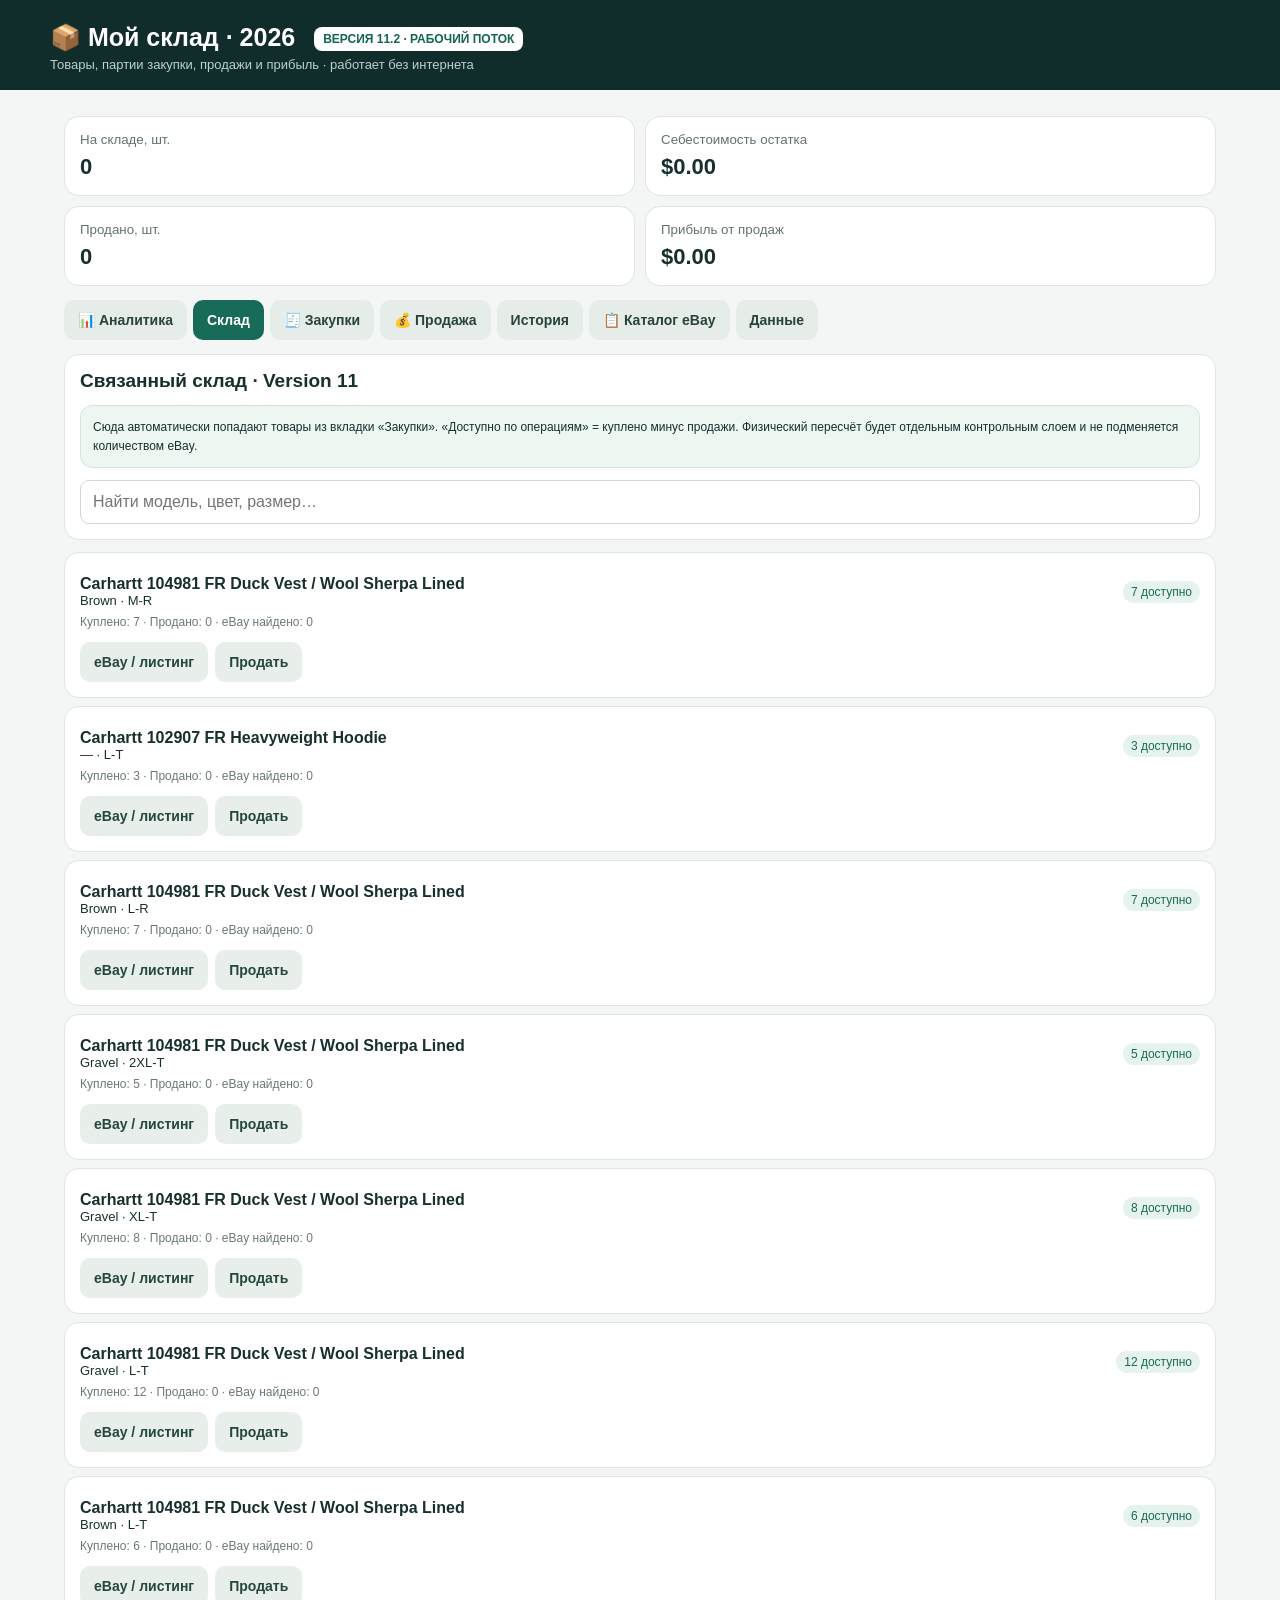
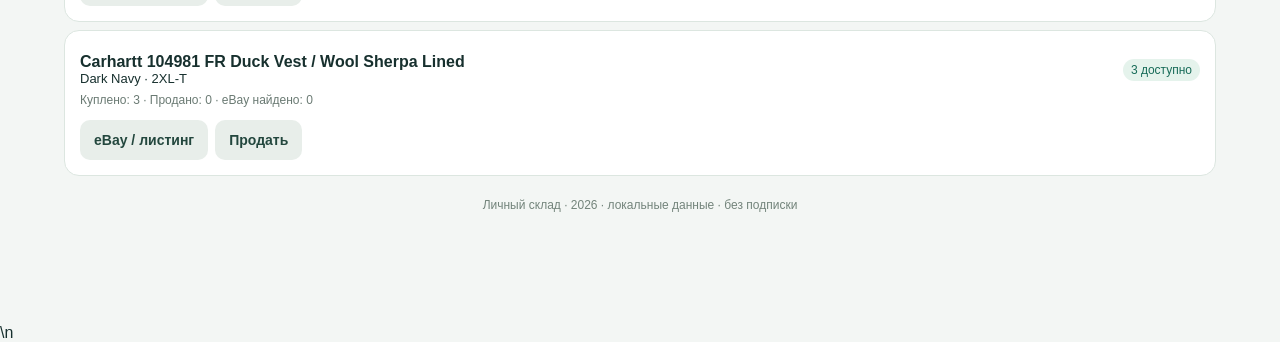
<file: index_sklad_v11_2_workflow_fixed.html>
<!doctype html><html lang="ru"><head><meta charset="utf-8"><meta name="viewport" content="width=device-width,initial-scale=1,viewport-fit=cover"><title>Мой склад · 2026 · Версия 11</title><meta name="theme-color" content="#102c2b"><style>:root{font-family:-apple-system,BlinkMacSystemFont,'Segoe UI',sans-serif;color:#17302e;background:#f3f6f4}*{box-sizing:border-box}body{margin:0}header{background:#102c2b;color:white;padding:23px 17px 18px}h1{font-size:25px;margin:0 0 5px}header p{margin:0;color:#bdd1cc;font-size:13px}.wrap{max-width:850px;margin:auto;padding:14px 14px 90px}.stats{display:grid;grid-template-columns:repeat(2,1fr);gap:10px;margin:12px 0}.stat,.panel,.item{background:white;border:1px solid #dce6e0;border-radius:15px;padding:15px}.stat small{display:block;color:#62736e;margin-bottom:7px}.stat strong{font-size:22px}nav{display:flex;gap:6px;overflow:auto;margin:14px 0}nav button{white-space:nowrap;background:#e6ede9;color:#27433c}button{border:0;border-radius:10px;padding:12px 14px;font-size:14px;font-weight:650;cursor:pointer}nav button.active,.primary{background:#176b58;color:white}button.secondary{background:#e8eeea;color:#23473e}button.danger{background:#fbe9e8;color:#a72f27}.panel{margin-bottom:12px}h2{font-size:19px;margin:0 0 13px}h3{margin:4px 0 8px;font-size:16px}label{display:block;font-size:12px;font-weight:650;color:#50645d;margin:12px 0 5px}input,select,textarea{width:100%;padding:12px;font:inherit;border:1px solid #cddad2;border-radius:9px;background:white;color:#142c25}input:focus,select:focus{outline:2px solid #88c4b0}textarea{min-height:66px}.two{display:grid;grid-template-columns:repeat(2,minmax(0,1fr));gap:10px}.three{display:grid;grid-template-columns:repeat(3,minmax(0,1fr));gap:9px}.muted{font-size:12px;color:#6a7a73}.line{display:flex;justify-content:space-between;gap:10px;align-items:center;margin:7px 0}.line>div{min-width:0}.item{margin:8px 0}.pill{display:inline-block;background:#e5f3ec;border-radius:20px;padding:4px 8px;font-size:12px;color:#176b58}.small{font-size:13px}.money{font-variant-numeric:tabular-nums}.hidden{display:none!important}.buttons{display:flex;gap:7px;flex-wrap:wrap;margin-top:13px}.empty{padding:25px;text-align:center;color:#74817b}.note{background:#eff6f1;border-left:3px solid #176b58;padding:10px;border-radius:7px;font-size:12px;line-height:1.5}table{width:100%;border-collapse:collapse;font-size:13px}td,th{padding:9px 5px;border-bottom:1px solid #e5eae7;text-align:left}td:last-child,th:last-child{text-align:right}.scroll{overflow-x:auto}footer{text-align:center;color:#73847b;font-size:12px;margin:22px 0}@media(max-width:400px){.three{grid-template-columns:1fr 1fr}.stat strong{font-size:19px}}#catalogList .item{border-left:4px solid #176b58}.catalog-fields{display:grid;grid-template-columns:1fr 1fr;gap:9px}.catalog-fields input{margin-top:3px}.catalog-summary{margin:10px 0}.warn{background:#fff4e3;border-left:3px solid #b7791f;padding:11px;border-radius:8px;font-size:13px}button:disabled{opacity:.55;cursor:not-allowed}#catalogList{display:grid;grid-template-columns:repeat(3,minmax(0,1fr));gap:12px;align-items:start}#catalogList .item{margin:0;min-width:0;overflow:hidden}#catalogList .line{align-items:flex-start;flex-wrap:wrap}#catalogList strong{overflow-wrap:anywhere}.cat-groups{display:flex;flex-wrap:wrap;gap:7px;margin:12px 0}.cat-groups button{background:#e6ede9;color:#23473e;padding:9px 12px}.cat-groups button.selected{background:#176b58;color:#fff}.cat-group-title{grid-column:1/-1;font-size:17px;font-weight:750;margin:15px 0 0;padding:8px 2px;border-bottom:2px solid #d5e4dc}.cat-card-head{cursor:pointer;list-style:none}.cat-card-head::-webkit-details-marker{display:none}.cat-card-head .pill{margin-top:7px}.cat-card-body{padding-top:12px;border-top:1px solid #e5eae7;margin-top:10px}.cat-card-head .muted{margin-top:4px}@media(max-width:800px){#catalogList{grid-template-columns:repeat(2,minmax(0,1fr))}}@media(max-width:520px){#catalogList{grid-template-columns:1fr}}@media(min-width:1000px){.wrap{max-width:1180px!important}header>div{max-width:1180px!important}} 
/* Компактный каталог v4 */
#catalogList{grid-template-columns:repeat(3,minmax(0,1fr));gap:13px;align-items:start}
.listing-card{border:1px solid #dce7e2;border-radius:16px;background:#fff;overflow:hidden;box-shadow:0 3px 12px rgba(16,60,47,.055);min-width:0;transition:box-shadow .15s}
.listing-card:hover{box-shadow:0 8px 24px rgba(16,60,47,.12)}
.listing-card details{width:100%}.listing-summary{list-style:none;cursor:pointer;padding:14px}.listing-summary::-webkit-details-marker{display:none}
.listing-top{display:flex;gap:10px;align-items:flex-start}.listing-icon{height:38px;width:38px;min-width:38px;display:flex;align-items:center;justify-content:center;border-radius:11px;background:#eaf2ee;color:#246f59;font-size:22px;font-weight:700}
.listing-heading{min-width:0;flex:1}.listing-name{font-weight:720;font-size:13px;line-height:1.36;display:-webkit-box;-webkit-line-clamp:2;-webkit-box-orient:vertical;overflow:hidden;min-height:35px}.listing-sub{font-size:11px;color:#75847d;margin-top:4px}
.listing-numbers{display:flex;align-items:center;justify-content:space-between;gap:5px;margin:12px 0 8px;font-size:11px;color:#597268}.listing-quantity{background:#e5f3ec;border-radius:8px;padding:5px 8px;color:#176b58}.listing-quantity b{font-size:15px}.listing-price{font-size:11px;text-align:right}
.variant-preview{border-top:1px solid #eef2ef;padding-top:5px;max-height:112px;overflow:auto}.variant-row{display:flex;align-items:center;gap:6px;font-size:11px;padding:5px 2px;border-bottom:1px solid #f2f4f2}.variant-size{font-weight:700;flex:1;min-width:0;overflow:hidden;text-overflow:ellipsis;white-space:nowrap}.variant-ebay{color:#1c7359}.variant-ebay small{font-size:10px;color:#7d8a84}.variant-home{color:#82918a;min-width:49px;text-align:right}
.listing-foot{display:flex;justify-content:space-between;gap:8px;color:#72857b;font-size:10px;margin-top:10px}.listing-foot span:last-child{color:#176b58;font-weight:700;white-space:nowrap}
.listing-edit{border-top:1px solid #e3eae6;background:#f9fbfa;padding:12px}.variant-editor{padding:12px 0;border-top:1px solid #e1eae5}.variant-editor-title{font-weight:700;font-size:12px;margin-bottom:8px}.variant-editor .buttons{margin-top:7px}
.cat-group-title{font-size:15px;font-weight:800;margin:18px 0 0;padding:10px 4px;border-bottom:2px solid #dce9e2}
@media(max-width:850px){#catalogList{grid-template-columns:repeat(2,minmax(0,1fr))}}@media(max-width:540px){#catalogList{grid-template-columns:1fr}.listing-name{font-size:14px}}
</style><style>
.dashboard-grid{display:grid;grid-template-columns:repeat(4,minmax(0,1fr));gap:10px;margin:12px 0}.dash-tile{background:#fff;border:1px solid #dce6e0;border-radius:15px;padding:17px;min-width:0}.dash-tile small{display:block;color:#62736e;font-size:12px;margin-bottom:8px}.dash-tile strong{font-size:23px;letter-spacing:-.6px}.dash-tile em{display:block;font-size:11px;color:#718078;font-style:normal;margin-top:6px}.analytics-wrap{margin-bottom:14px}.age-bar{display:flex;height:13px;border-radius:20px;overflow:hidden;background:#e5eae7;margin:13px 0}.age-legend{display:flex;flex-wrap:wrap;gap:9px 18px;font-size:12px}.age-legend span:before{content:' ';display:inline-block;width:9px;height:9px;border-radius:3px;background:var(--dot);margin-right:6px}.age-action{display:flex;gap:7px;flex-wrap:wrap;margin-top:14px}.age-action button{background:#edf2ef;color:#244b40;padding:9px 11px}.age-action button.active{background:#176b58;color:#fff}.offer-box{border:1px solid #d7e5de;border-radius:12px;padding:13px;background:#f8fbf9;margin-top:12px}.offer-output{display:flex;justify-content:space-between;gap:8px;padding:10px 0;border-bottom:1px solid #e2ebe5}.offer-output:last-child{border:0}.offer-output b{font-size:18px}.cost-unknown{color:#a65e21}.batch-line{background:#f0f5f2;border-radius:8px;padding:8px;margin:6px 0;font-size:12px}.hintline{font-size:12px;color:#687b72;line-height:1.5}.cat-card-head .listing-name{font-size:14px!important;line-height:1.35}.listing-icon{opacity:.8;transform:scale(.86)}@media(max-width:850px){.dashboard-grid{grid-template-columns:repeat(2,minmax(0,1fr))}}@media(max-width:450px){.dash-tile strong{font-size:20px}}

/* v8: visually verified equal-height cards, no icon glyphs */
#catalogList{align-items:stretch!important;gap:14px!important}
#catalogList .listing-card{height:178px!important;min-height:178px!important;max-height:178px!important;overflow:visible!important;border-left:1px solid #dce7e2!important;box-shadow:0 2px 10px rgba(18,53,43,.055)!important}
#catalogList .listing-card details{height:100%}
#catalogList .listing-summary{height:100%;display:flex;flex-direction:column;padding:16px!important}
#catalogList .listing-top{min-height:54px}
#catalogList .listing-name{font-size:13px!important;line-height:1.4!important;min-height:36px;max-height:37px}
#catalogList .listing-sub{font-size:11px}
#catalogList .listing-numbers{margin:9px 0 7px}
#catalogList .listing-variants-note{font-size:11px;color:#6a8177;white-space:nowrap;overflow:hidden;text-overflow:ellipsis}
#catalogList .listing-foot{margin-top:auto;border-top:1px solid #edf2ef;padding-top:9px}
#catalogList .listing-foot span:last-child{font-size:11px}
#catalogList .listing-edit{position:fixed;z-index:1101;top:50%;left:50%;transform:translate(-50%,-50%);width:min(760px,calc(100vw - 24px));max-height:min(86vh,850px);overflow-y:auto;background:#fff;border:1px solid #dce6e0;border-radius:18px;padding:20px;box-shadow:0 24px 90px rgba(0,0,0,.28)}
#catalogList details:not([open]) .listing-edit{display:none}
#catalogList details[open]::before{content:'';position:fixed;inset:0;background:rgba(12,27,24,.54);z-index:1100}
.listing-edit-bar{display:flex;justify-content:space-between;align-items:center;gap:12px;padding-bottom:14px;margin-bottom:12px;border-bottom:1px solid #e4ebe6;font-size:16px}
.listing-edit-bar button{white-space:nowrap;padding:9px 12px}
#catalogList .listing-card:hover{box-shadow:0 5px 16px rgba(18,53,43,.11)!important}
@media(max-width:540px){#catalogList .listing-card{height:168px!important;min-height:168px!important;max-height:168px!important}.listing-edit-bar{font-size:13px}}
</style><style>
/* V8 definitive layout override */
#catalogList{display:grid!important;grid-template-columns:repeat(3,minmax(0,1fr))!important;gap:14px!important;align-items:stretch!important}
#catalogList .listing-card{height:176px!important;min-height:176px!important;max-height:176px!important;overflow:visible!important;position:relative!important}
#catalogList .listing-summary{height:176px!important;min-height:176px!important;max-height:176px!important;display:flex!important;flex-direction:column!important;overflow:hidden!important}
#catalogList .listing-top{min-height:50px!important}
#catalogList .listing-name{max-height:38px!important;overflow:hidden!important;display:-webkit-box!important;-webkit-line-clamp:2!important;-webkit-box-orient:vertical!important}
#catalogList .listing-variants-note{white-space:nowrap!important;overflow:hidden!important;text-overflow:ellipsis!important}
#catalogList .listing-foot{margin-top:auto!important}
#catalogList .listing-icon{display:none!important}
#catalogList .listing-edit{position:fixed!important;z-index:1101!important;top:50%!important;left:50%!important;transform:translate(-50%,-50%)!important;width:min(760px,calc(100vw - 24px))!important;max-height:85vh!important;overflow-y:auto!important;background:white!important;box-shadow:0 20px 100px #0005!important}
@media(max-width:850px){#catalogList{grid-template-columns:repeat(2,minmax(0,1fr))!important}}
@media(max-width:540px){#catalogList{grid-template-columns:1fr!important}}
.version-marker{display:inline-block;margin-left:12px;background:#fff;color:#126653;border-radius:8px;padding:5px 9px;font-size:12px;font-weight:800;vertical-align:middle}

/* V9: unified card edges and scroll-contained dialog */
html.catalog-modal-open, body.catalog-modal-open {overflow:hidden!important; overscroll-behavior:none!important;}
#catalogList .listing-card {border:1px solid #dce7e2!important;border-radius:16px!important;overflow:hidden!important;}
#catalogList .listing-card details {border-radius:inherit!important;}
#catalogList .listing-summary {border-radius:15px!important;}
#catalogList .listing-edit {display:flex!important;flex-direction:column!important;padding:0!important;overflow:hidden!important;max-height:min(88dvh,850px)!important;border-radius:18px!important;overscroll-behavior:contain!important;}
#catalogList details:not([open]) .listing-edit{display:none!important}
#catalogList .listing-edit-bar {position:relative!important;z-index:2!important;flex:none!important;margin:0!important;padding:16px 20px!important;background:#fff!important;border-bottom:1px solid #e4ebe6!important;border-radius:18px 18px 0 0!important;}
#catalogList .listing-edit-bar strong {max-width:calc(100% - 105px);font-size:14px;line-height:1.35;}
#catalogList .listing-close{flex:none;}
#catalogList .listing-edit-scroll{min-height:0!important;flex:1!important;overflow-y:auto!important;overscroll-behavior:contain!important;padding:16px 20px 24px!important;scrollbar-gutter:stable;}
@media(max-width:540px){#catalogList .listing-edit-bar{padding:13px!important}#catalogList .listing-edit-scroll{padding:12px 14px 24px!important}}

/* Version 10: modal header remains fixed, only the contents scroll. */
#catalogList .listing-edit {box-sizing:border-box!important;max-height:min(88dvh,850px)!important;overflow:hidden!important;border-radius:18px!important;isolation:isolate!important;}
#catalogList .listing-edit-bar {position:sticky!important;top:0!important;display:flex!important;align-items:center!important;justify-content:space-between!important;gap:12px!important;background:#fff!important;z-index:5!important;}
#catalogList .listing-edit-scroll {overflow-y:auto!important;overflow-x:hidden!important;overscroll-behavior:contain!important;touch-action:pan-y!important;min-height:0!important;}
#catalogList .listing-card,#catalogList .listing-summary,#catalogList .listing-card details {border-radius:16px!important;}
body.catalog-modal-open {overflow:hidden!important;}
</style></head><body><header><div style="max-width:850px;margin:auto"><h1>📦 Мой склад · 2026 <span class="version-marker">ВЕРСИЯ 11.2 · РАБОЧИЙ ПОТОК</span></h1><p>Товары, партии закупки, продажи и прибыль · работает без интернета</p></div></header><main class="wrap"><div class="stats"><div class="stat"><small>На складе, шт.</small><strong id="sQty">0</strong></div><div class="stat"><small>Себестоимость остатка</small><strong id="sCost">$0</strong></div><div class="stat"><small>Продано, шт.</small><strong id="sSold">0</strong></div><div class="stat"><small>Прибыль от продаж</small><strong id="sProfit">$0</strong></div></div><nav><button data-tab="analytics">📊 Аналитика</button><button class="active" data-tab="stock">Склад</button><button data-tab="buy">🧾 Закупки</button><button data-tab="sell">💰 Продажа</button><button data-tab="sales">История</button><button data-tab="catalog">📋 Каталог eBay</button><button data-tab="settings">Данные</button></nav><section id="analytics" class="hidden"><div class="panel analytics-wrap"><h2>Куда вложены деньги</h2><p class="hintline">Состояние физического склада на текущий момент. Только подтверждённые остатки; непроверенные вещи не считаются нулевыми.</p><div class="dashboard-grid"><div class="dash-tile"><small>Физически подтверждено</small><strong id="aUnits">0 шт.</strong><em id="aUnitsNote">Пока не пересчитано</em></div><div class="dash-tile"><small>Известная себестоимость</small><strong id="aValue">$0.00</strong><em id="aValueNote">Не весь склад оценён</em></div><div class="dash-tile"><small>Вариантов проверено</small><strong id="aChecked">0 / 0</strong><em>Остальные требуют пересчёта</em></div><div class="dash-tile"><small>Залежавшийся товар</small><strong id="aOld">—</strong><em>Закуплен более года назад</em></div></div><div class="warn" id="aWarning">Сумма неполная, пока не указаны остатки и себестоимость всех вещей.</div></div><div class="panel"><h2>Возраст запасов</h2><p class="hintline">Возраст рассчитывается по датам закупок, а не по дате объявления на eBay. Если год неизвестен, товар попадает в «Дата неизвестна».</p><div id="ageBar" class="age-bar"></div><div id="ageLegend" class="age-legend"></div><div class="age-action" id="ageActions"></div><div id="ageItems"></div></div><div class="panel"><h2>Проверить предложение покупателя</h2><p class="hintline">Расчёт ориентировочный. После фактической продажи учитывай Order earnings из eBay — конечную сумму после удержаний.</p><div class="two"><div><label>Оффер покупателя, $</label><input type="number" min="0" step="0.01" id="offerPrice" placeholder="65"></div><div><label>Закупка за штуку, $</label><input type="number" min="0" step="0.01" id="offerCost" placeholder="59.99"></div><div><label>Оценка удержаний, %</label><input type="number" min="0" max="99" step="0.1" id="offerFee" value="15"></div><div><label>Прочие удержания, $</label><input type="number" min="0" step="0.01" id="offerOther" value="0"></div></div><div id="offerResult" class="offer-box">Введи цену оффера и себестоимость.</div></div></section><section id="stock"><div class="panel"><h2>Остатки товаров</h2><input id="search" placeholder="Поиск: Sherpa, Brown, XL…"><div class="two"><div><label>Группировка</label><select id="group"><option value="variant">По модели / цвету / размеру</option><option value="model">По моделям</option></select></div><div><label>Показывать</label><select id="show"><option value="available">Только в наличии</option><option value="all">Все, включая проданные</option></select></div></div></div><div id="stockList"></div></section><section id="buy" class="hidden"><div class="panel"><h2>Добавить партию</h2><p class="muted">Одна запись — одинаковые модель, цвет, размер и закупочная цена. Другой размер или цена — новая партия.</p><form id="buyForm"><label>Модель / название *</label><input id="bModel" required placeholder="Carhartt FR Sherpa Vest" list="modelList"><datalist id="modelList"></datalist><div class="two"><div><label>Цвет *</label><input id="bColor" required placeholder="Brown"></div><div><label>Размер *</label><input id="bSize" required placeholder="XL"></div></div><div class="two"><div><label>Количество *</label><input id="bQty" type="number" min="1" step="1" required value="1"></div><div><label>Цена закупки за 1 шт., $ *</label><input id="bCost" type="number" min="0" step="0.01" required placeholder="49.99"></div></div><div class="two"><div><label>Дата закупки</label><input id="bDate" type="date"></div><div><label>Магазин</label><input id="bStore" placeholder="Sierra / Estate Sale"></div></div><label>Комментарий / номер заказа</label><input id="bNote" placeholder="Например, E444... или gift card"><div class="note">Если часть суммы оплачена подарочной картой, вводи фактическую себестоимость товара по выбранному принципу. Историю номинала и бонусов можно указать в комментарии.</div><div class="buttons"><button class="primary" type="submit">Сохранить закупку</button></div></form></div></section><section id="sell" class="hidden"><div class="panel"><h2>Записать продажу</h2><form id="sellForm"><label>Какой товар продан? *</label><select id="vVariant" required></select><label>Партия закупки (себестоимость подставляется автоматически)</label><select id="vBatch" required></select><div id="batchInfo" class="note" style="margin-top:10px">Выбери товар</div><div class="two"><div><label>Дата продажи</label><input id="vDate" type="date"></div><div><label>Количество *</label><input id="vQty" type="number" min="1" step="1" value="1" required></div></div><div class="two"><div><label>Цена продажи за 1 шт., $ *</label><input id="vPrice" type="number" min="0" step="0.01" required placeholder="99.99"></div><div><label>Доставка, полученная от покупателя, всего $</label><input id="vShipping" type="number" min="0" step="0.01" value="0"></div></div><div class="two"><div><label>Площадка</label><select id="vPlatform"><option>eBay</option><option>StockX</option><option>Poshmark</option><option>Mercari</option><option>Depop</option><option>Россия</option><option>Лично</option><option>Другое</option></select></div><div><label>Номер заказа / комментарий</label><input id="vNote" placeholder="Order ID"></div></div><div id="salePreview" class="note" style="margin-top:12px">Заполни сумму продажи, чтобы увидеть прибыль.</div><div class="buttons"><button class="primary" type="submit">Сохранить продажу</button></div></form></div></section><section id="sales" class="hidden"><div class="panel"><h2>История продаж</h2><div class="two"><div><label>Месяц</label><input id="month" type="month"></div><div><label>Площадка</label><select id="platformFilter"><option value="">Все</option><option>eBay</option><option>StockX</option><option>Poshmark</option><option>Mercari</option><option>Depop</option><option>Россия</option><option>Лично</option><option>Другое</option></select></div></div><div id="salesSummary" class="note" style="margin-top:12px"></div></div><div id="salesList"></div></section><section id="catalog" class="hidden"><div class="panel"><h2>Каталог товаров · eBay и домашний склад</h2><p class="small">Каждая карточка — модель товара; внутри отдельные цвета, размеры и объявления eBay. Количество eBay — <b>выставлено</b>, не физический остаток.</p><div class="warn">Физическое количество дома пока неизвестно. Не ставим его равным количеству eBay автоматически. Заполни после пересчёта. Изменения сохраняются только в браузере этого устройства.</div><div class="catalog-summary" id="catalogStats"></div><input id="catalogSearch" placeholder="Найти по названию, размеру, Item ID…"><div class="two"><div><label>Показать</label><select id="catalogFilter"><option value="all">Все товары</option><option value="unchecked">Не проверены</option><option value="checked">Проверены</option></select></div><div><label>Сортировка</label><select id="catalogSort"><option value="name">По названию</option><option value="qty">По количеству на eBay</option></select></div></div><div class="buttons"><button id="catalogExport" class="secondary">Скачать резервную копию каталога</button><button id="catalogCsv" class="secondary">Экспорт каталога CSV</button></div><label>Обновить каталог новым отчётом All active listings CSV</label><input type="file" id="catalogImport" accept=".csv,text/csv"><p class="muted">При обновлении сохраняются твои физические остатки и закупочные цены. Объявления, исчезнувшие из нового отчёта, помечаются как неактивные, но не удаляются.</p></div><div id="catalogGroups" class="cat-groups"></div><div id="catalogList"></div></section><section id="settings" class="hidden"><div class="panel"><h2>Резервная копия</h2><p class="small">Все записи хранятся в памяти браузера на этом устройстве. Сохраняй резервную копию после каждого существенного обновления. Открытие HTML-файла через приложение «Файлы» на iPhone может не обеспечить постоянное сохранение.</p><div class="buttons"><button id="export" class="primary">Скачать резервную копию JSON</button><button id="exportCsv" class="secondary">Экспорт склада CSV</button><button id="salesCsv" class="secondary">Экспорт продаж CSV</button></div><label>Восстановить из резервной копии JSON</label><input id="restore" type="file" accept=".json,application/json"><p class="muted">Восстановление заменит текущие данные. Для переноса между устройствами используй резервную копию.</p></div><div class="panel legacy-batches-panel"><h2>Закупочные партии</h2><p class="muted">Здесь можно проверить отдельные закупки и удалить ошибочную партию, только если по ней нет продаж.</p><div id="batchList"></div></div></section><footer>Личный склад · 2026 · локальные данные · без подписки</footer></main><script>
(()=>{'use strict';const KEY='mikhail_warehouse_2026_v3';let db;try{db=JSON.parse(localStorage.getItem(KEY)||'null')}catch(e){}if(!db||!Array.isArray(db.batches)||!Array.isArray(db.sales))db={batches:[],sales:[]};const $=id=>document.getElementById(id),money=n=>new Intl.NumberFormat('en-US',{style:'currency',currency:'USD'}).format(n||0),round=n=>Math.round((Number(n)+Number.EPSILON)*100)/100,today=()=>new Date().toLocaleDateString('en-CA'),esc=s=>String(s??'').replace(/[&<>"']/g,c=>({'&':'&amp;','<':'&lt;','>':'&gt;','"':'&quot;',"'":'&#39;'}[c])),id=()=>Date.now().toString(36)+Math.random().toString(36).slice(2,9),save=()=>{try{localStorage.setItem(KEY,JSON.stringify(db))}catch(e){alert('Не удалось сохранить данные. Сделай резервную копию: '+e.message)}};function remaining(b){return b.qty-db.sales.filter(s=>s.batchId===b.id).reduce((a,s)=>a+s.qty,0)}function key(b){return [b.model.trim().toLowerCase(),b.color.trim().toLowerCase(),b.size.trim().toLowerCase()].join('|')}function variants(){const m=new Map();for(const b of db.batches){const k=key(b);if(!m.has(k))m.set(k,{key:k,model:b.model,color:b.color,size:b.size,qty:0,cost:0,batches:[]});let v=m.get(k),r=remaining(b);v.qty+=r;v.cost+=r*b.cost;v.batches.push(b)}return [...m.values()].sort((a,b)=>a.model.localeCompare(b.model)||a.color.localeCompare(b.color)||a.size.localeCompare(b.size))}function tab(t){document.querySelectorAll('main section').forEach(x=>x.classList.toggle('hidden',x.id!==t));document.querySelectorAll('nav button').forEach(x=>x.classList.toggle('active',x.dataset.tab===t));render()}document.querySelectorAll('nav button').forEach(b=>b.onclick=()=>tab(b.dataset.tab));function render(){const qty=db.batches.reduce((a,b)=>a+remaining(b),0),cost=db.batches.reduce((a,b)=>a+remaining(b)*b.cost,0),sold=db.sales.reduce((a,s)=>a+s.qty,0),profit=db.sales.reduce((a,s)=>a+s.price*s.qty+s.shipping-s.cost*s.qty,0);$('sQty').textContent=qty;$('sCost').textContent=money(cost);$('sSold').textContent=sold;$('sProfit').textContent=money(profit);const q=$('search').value.trim().toLowerCase(),vs=variants().filter(v=>($('show').value==='all'||v.qty>0)&&[v.model,v.color,v.size].join(' ').toLowerCase().includes(q));let rows=[];if($('group').value==='model'){const mm=new Map();for(const v of vs){if(!mm.has(v.model))mm.set(v.model,{qty:0,cost:0,variants:0});const x=mm.get(v.model);x.qty+=v.qty;x.cost+=v.cost;x.variants++}rows=[...mm].map(([name,x])=>`<div class="item"><div class="line"><strong>${esc(name)}</strong><span class="pill">${x.qty} шт.</span></div><div class="muted">${x.variants} вариантов · себестоимость остатка ${money(x.cost)}</div></div>`)}else rows=vs.map(v=>`<div class="item"><div class="line"><div><strong>${esc(v.model)}</strong><div class="small">${esc(v.color)} · ${esc(v.size)}</div></div><span class="pill">${v.qty} шт.</span></div><div class="muted">Себестоимость остатка: ${money(v.cost)} · партий: ${v.batches.length}</div><div class="small" style="margin-top:7px">${v.batches.filter(b=>remaining(b)>0).map(b=>`${remaining(b)} шт. × ${money(b.cost)} (${esc(b.date||'без даты')})`).join(' · ')||'Нет в наличии'}</div>${v.qty>0?`<div class="buttons"><button class="secondary" data-sell="${esc(v.key)}">Продать</button></div>`:''}</div>`);$('stockList').innerHTML=rows.join('')||'<div class="empty">Нет товаров. Начни с кнопки «+ Закупка».</div>';$('stockList').querySelectorAll('[data-sell]').forEach(b=>b.onclick=()=>{tab('sell');$('vVariant').value=b.dataset.sell;updateBatches()});const old=$('vVariant').value;$('vVariant').innerHTML='<option value="">Выбери модель / цвет / размер</option>'+variants().filter(v=>v.qty>0).map(v=>`<option value="${esc(v.key)}">${esc(v.model)} · ${esc(v.color)} · ${esc(v.size)} (${v.qty} шт.)</option>`).join('');if([...$('vVariant').options].some(o=>o.value===old))$('vVariant').value=old;updateBatches();$('modelList').innerHTML=[...new Set(db.batches.map(b=>b.model))].map(x=>`<option value="${esc(x)}">`).join('');renderSales();renderBatchList()}
function updateBatches(){const v=variants().find(x=>x.key===$('vVariant').value),old=$('vBatch').value;$('vBatch').innerHTML='<option value="">Выбери партию</option>'+(v?v.batches.filter(b=>remaining(b)>0).sort((a,b)=>(a.date||'').localeCompare(b.date||'')).map(b=>`<option value="${esc(b.id)}">${remaining(b)} шт. × ${money(b.cost)} · ${esc(b.date||'без даты')} · ${esc(b.store||'магазин не указан')}</option>`).join(''):'');if([...$('vBatch').options].some(o=>o.value===old))$('vBatch').value=old;else if($('vBatch').options.length===2)$('vBatch').selectedIndex=1;preview()}function preview(){const b=db.batches.find(x=>x.id===$('vBatch').value),qty=Number($('vQty').value)||0,price=Number($('vPrice').value)||0,ship=Number($('vShipping').value)||0;$('batchInfo').textContent=b?`В партии осталось ${remaining(b)} шт. · закупочная цена ${money(b.cost)} за шт.`:'Выбери товар и партию';$('salePreview').textContent=b?`Получено: ${money(price*qty+ship)} · себестоимость: ${money(b.cost*qty)} · прибыль: ${money(price*qty+ship-b.cost*qty)} (без вычета расходов площадки)`:'Выбери партию, чтобы увидеть расчёт'}$('vVariant').onchange=updateBatches;['vBatch','vQty','vPrice','vShipping'].forEach(x=>$(x).addEventListener('input',preview));$('buyForm').onsubmit=e=>{e.preventDefault();const b={id:id(),model:$('bModel').value.trim(),color:$('bColor').value.trim(),size:$('bSize').value.trim(),qty:Number($('bQty').value),cost:round($('bCost').value),date:$('bDate').value,store:$('bStore').value.trim(),note:$('bNote').value.trim()};if(!b.model||!b.color||!b.size||!Number.isInteger(b.qty)||b.qty<1||b.cost<0)return alert('Проверь модель, цвет, размер, количество и цену');db.batches.push(b);save();$('buyForm').reset();$('bQty').value=1;$('bDate').value=today();tab('stock');alert('Партия добавлена на склад')};$('sellForm').onsubmit=e=>{e.preventDefault();const b=db.batches.find(x=>x.id===$('vBatch').value),qty=Number($('vQty').value),price=Number($('vPrice').value),shipping=Number($('vShipping').value||0);if(!b||!Number.isInteger(qty)||qty<1||qty>remaining(b)||price<0||shipping<0)return alert('Проверь партию, количество и суммы. Нельзя продать больше, чем есть на складе.');db.sales.push({id:id(),batchId:b.id,model:b.model,color:b.color,size:b.size,date:$('vDate').value,qty,cost:b.cost,price:round(price),shipping:round(shipping),platform:$('vPlatform').value,note:$('vNote').value.trim()});save();$('sellForm').reset();$('vQty').value=1;$('vShipping').value=0;$('vDate').value=today();tab('sales');alert('Продажа сохранена, остаток уменьшен')};function renderSales(){const month=$('month').value,platform=$('platformFilter').value,ss=db.sales.filter(s=>(!month||s.date.startsWith(month))&&(!platform||s.platform===platform)).sort((a,b)=>b.date.localeCompare(a.date));let received=0,cost=0,qty=0;for(const s of ss){received+=s.price*s.qty+s.shipping;cost+=s.cost*s.qty;qty+=s.qty}$('salesSummary').innerHTML=`Продано: <b>${qty} шт.</b> · Получено: <b>${money(received)}</b> · Себестоимость: <b>${money(cost)}</b> · Прибыль: <b>${money(received-cost)}</b>`;$('salesList').innerHTML=ss.map(s=>`<div class="item"><div class="line"><div><strong>${esc(s.model)}</strong><div class="muted">${esc(s.color)} · ${esc(s.size)} · ${esc(s.date)} · ${esc(s.platform)}</div></div><span class="pill">${s.qty} шт.</span></div><div class="small">Получено ${money(s.price*s.qty+s.shipping)} · закупка ${money(s.cost*s.qty)} · <b>прибыль ${money(s.price*s.qty+s.shipping-s.cost*s.qty)}</b></div>${s.note?`<div class="muted">${esc(s.note)}</div>`:''}<div class="buttons"><button class="danger" data-undo="${esc(s.id)}">Отменить продажу</button></div></div>`).join('')||'<div class="empty">Продаж пока нет.</div>';$('salesList').querySelectorAll('[data-undo]').forEach(x=>x.onclick=()=>{if(confirm('Отменить эту продажу и вернуть товар на склад?')){db.sales=db.sales.filter(s=>s.id!==x.dataset.undo);save();render()}})}function renderBatchList(){$('batchList').innerHTML=[...db.batches].sort((a,b)=>b.date.localeCompare(a.date)).map(b=>`<div class="item"><strong>${esc(b.model)}</strong><div class="small">${esc(b.color)} · ${esc(b.size)} · ${esc(b.date||'без даты')}</div><div class="muted">${remaining(b)} из ${b.qty} шт. · ${money(b.cost)}/шт. · ${esc(b.store)}</div>${b.note?`<div class="muted">${esc(b.note)}</div>`:''}<div class="buttons"><button class="danger" data-remove="${esc(b.id)}" ${remaining(b)!==b.qty?'disabled title="Есть продажи"':''}>Удалить партию</button></div></div>`).join('')||'<div class="empty">Закупок пока нет.</div>';$('batchList').querySelectorAll('[data-remove]').forEach(x=>x.onclick=()=>{const b=db.batches.find(b=>b.id===x.dataset.remove);if(b&&remaining(b)===b.qty&&confirm('Удалить партию без возможности восстановления (кроме резервной копии)?')){db.batches=db.batches.filter(x=>x.id!==b.id);save();render()}})}['search','group','show','month','platformFilter'].forEach(x=>$(x).addEventListener('input',render));function download(name,content,type){const a=document.createElement('a'),u=URL.createObjectURL(new Blob([content],{type}));a.href=u;a.download=name;document.body.appendChild(a);a.click();a.remove();setTimeout(()=>URL.revokeObjectURL(u),1000)}$('export').onclick=()=>download('sklad_2026_backup_'+today()+'.json',JSON.stringify({version:3,exportedAt:new Date().toISOString(),...db},null,2),'application/json');function csv(rows){return '\ufeff'+rows.map(r=>r.map(v=>'"'+String(v??'').replaceAll('"','""')+'"').join(',')).join('\r\n')}$('exportCsv').onclick=()=>download('sklad_2026.csv',csv([['Модель','Цвет','Размер','Дата закупки','Магазин','Закуплено','Осталось','Цена за шт.','Себестоимость остатка','Примечание'],...db.batches.map(b=>[b.model,b.color,b.size,b.date,b.store,b.qty,remaining(b),b.cost,round(remaining(b)*b.cost),b.note])]),'text/csv;charset=utf-8');$('salesCsv').onclick=()=>download('prodazhi_2026.csv',csv([['Дата','Модель','Цвет','Размер','Кол-во','Закупка за шт.','Продажа за шт.','Доставка получена','Получено всего','Прибыль','Площадка','Номер заказа'],...db.sales.map(s=>[s.date,s.model,s.color,s.size,s.qty,s.cost,s.price,s.shipping,round(s.price*s.qty+s.shipping),round(s.price*s.qty+s.shipping-s.cost*s.qty),s.platform,s.note])]),'text/csv;charset=utf-8');$('restore').onchange=async e=>{const f=e.target.files[0];if(!f)return;try{const o=JSON.parse(await f.text());if(!Array.isArray(o.batches)||!Array.isArray(o.sales))throw Error('Неверный формат');if(confirm('Заменить ВСЕ текущие данные данными из файла?')){db={batches:o.batches,sales:o.sales};save();render();alert('Данные восстановлены')}}catch(err){alert('Не удалось прочитать файл: '+err.message)}e.target.value=''};$('bDate').value=today();$('vDate').value=today();render()})();
</script><script>
(()=>{'use strict';
const INITIAL=[{"itemId":"114627759301","title":"Man Silver Jeans Zac","variation":"","ebayQty":1,"price":25.0,"category":"Jeans","sku":""},{"itemId":"114627759318","title":"Man Gap Jeans XL","variation":"","ebayQty":1,"price":25.0,"category":"Jeans","sku":""},{"itemId":"114627804831","title":"Man Emporio Armani Jeans","variation":"","ebayQty":1,"price":40.0,"category":"Jeans","sku":""},{"itemId":"114627804833","title":"Man Gap Jeans XL White","variation":"","ebayQty":1,"price":25.0,"category":"Jeans","sku":""},{"itemId":"115033591790","title":"Hudson & Barrow NO TOUCH KEY Gold-Tone SET OF 3 ~ NEW SEALED","variation":"","ebayQty":1,"price":8.99,"category":"Other Safety & Protective Gear","sku":""},{"itemId":"115548616745","title":"New Men's SPEEDO Short Sleeve Team Apparel Logo T-Shirt","variation":"Size:=M","ebayQty":6,"price":0.0,"category":"T-Shirts","sku":""},{"itemId":"115548616745","title":"New Men's SPEEDO Short Sleeve Team Apparel Logo T-Shirt","variation":"Size:=L","ebayQty":1,"price":0.0,"category":"T-Shirts","sku":""},{"itemId":"115559828535","title":"New Balance Men's Low Cut Trainers 3000 Synthetic Baseball Cleats Size: US 16","variation":"Color:=Black/White","ebayQty":9,"price":0.0,"category":"Men's","sku":""},{"itemId":"115559828535","title":"New Balance Men's Low Cut Trainers 3000 Synthetic Baseball Cleats Size: US 16","variation":"Color:=Blue/White","ebayQty":1,"price":0.0,"category":"Men's","sku":""},{"itemId":"115560938999","title":"Carhartt Flame Resistant FR Signature Denim Dungaree FRB13","variation":"Size:=33W 32L","ebayQty":0,"price":0.0,"category":"Jeans","sku":""},{"itemId":"115560938999","title":"Carhartt Flame Resistant FR Signature Denim Dungaree FRB13","variation":"Size:=42W 32L","ebayQty":1,"price":0.0,"category":"Jeans","sku":""},{"itemId":"115642906643","title":"Brand New Women LOVE ADY Black Tiered Puff Sleeve Dress Large","variation":"","ebayQty":1,"price":29.99,"category":"Dresses","sku":""},{"itemId":"115642926805","title":"Brand New Women LOVE ADY Olive Tiered Puff Sleeve Dress Large","variation":"Size:=L","ebayQty":1,"price":29.99,"category":"Dresses","sku":""},{"itemId":"115642926805","title":"Brand New Women LOVE ADY Olive Tiered Puff Sleeve Dress Large","variation":"Size:=L","ebayQty":1,"price":0.0,"category":"Dresses","sku":""},{"itemId":"115654901922","title":"New With Tags Carhartt Men Super Dux Relaxed Fit Detroit Jacket Greige Gray XL T","variation":"Size:=XL (Tall)","ebayQty":1,"price":124.99,"category":"Coats, Jackets & Vests","sku":""},{"itemId":"115654901922","title":"New With Tags Carhartt Men Super Dux Relaxed Fit Detroit Jacket Greige Gray XL T","variation":"Size:=XL (Tall)","ebayQty":1,"price":0.0,"category":"Coats, Jackets & Vests","sku":""},{"itemId":"115688983770","title":"Man Gap Straight Fit Jeans","variation":"","ebayQty":1,"price":25.0,"category":"Jeans","sku":""},{"itemId":"115702724000","title":"Maier Kaina Baroque patterned mini dress with long sleeves size M","variation":"","ebayQty":1,"price":29.99,"category":"Dresses","sku":""},{"itemId":"115702738290","title":"DESIGUAL malachite green mini dress with three-quarter sleeves Size 40","variation":"","ebayQty":1,"price":59.99,"category":"Dresses","sku":""},{"itemId":"115708366249","title":"Brand New with Tags MYF Women Midi Dress Black/Blue Size M","variation":"","ebayQty":1,"price":49.99,"category":"Dresses","sku":""},{"itemId":"115711199801","title":"Juicy Couture Womens Leopard Print Mini Dress Green Black Size S","variation":"","ebayQty":1,"price":29.99,"category":"Dresses","sku":""},{"itemId":"115711201330","title":"MAISON SCOTCH Women Dress Summer 3/4 Sleeves Casual Round-Neck Mid-Length Size 2","variation":"","ebayQty":1,"price":29.99,"category":"Dresses","sku":""},{"itemId":"115711201753","title":"Marc Jacobs Designer Patterned Long Sleeve Mini Dress Size S","variation":"","ebayQty":1,"price":59.99,"category":"Dresses","sku":""},{"itemId":"115711202306","title":"SIMONA BARBIERI Grey Shirt-Dress With Long Sleeves (size S-M)","variation":"","ebayQty":1,"price":49.99,"category":"Dresses","sku":""},{"itemId":"115711202652","title":"Theory Womens Long Sleeve Ponte Mini Sheath Dress Black Size Small","variation":"","ebayQty":1,"price":34.99,"category":"Dresses","sku":""},{"itemId":"115711203733","title":"Brand New with Tags Scotch & Soda Maison Scotch Maxi Dress pink Size 2/M","variation":"","ebayQty":1,"price":49.99,"category":"Dresses","sku":""},{"itemId":"115711890237","title":"Cabana Life, Women Rashguard UPF 50+ White Color New With The Tag","variation":"","ebayQty":1,"price":39.99,"category":"Swimwear","sku":""},{"itemId":"115715550019","title":"Ralph Lauren Classic Fit Geometric Beige Oxford Dress Shirt Mens Size M","variation":"","ebayQty":1,"price":29.99,"category":"Casual Button-Down Shirts","sku":""},{"itemId":"115715551348","title":"Ralph Lauren Custom Fit Solid Red Oxford Dress Shirt Mens Size M 175/96A","variation":"","ebayQty":1,"price":29.99,"category":"Casual Button-Down Shirts","sku":""},{"itemId":"115715568489","title":"J. Crew Shirt Men's Size M Gray Check Cotton Long Sleeve Button Down","variation":"","ebayQty":1,"price":29.99,"category":"Casual Button-Down Shirts","sku":""},{"itemId":"115715574467","title":"Armani Collezioni Dress Shirt Mens Gray Long Sleeve Formal Cotton Button Up Med","variation":"","ebayQty":1,"price":49.99,"category":"Dress Shirts","sku":""},{"itemId":"115715580213","title":"Calvin Klein Men's Dress Shirt Poplin Solid French-Cuff  Beige Medium","variation":"","ebayQty":1,"price":29.99,"category":"Dress Shirts","sku":""},{"itemId":"115715585749","title":"Michael Kors Men Button Up Shirt Regular Long Sleeves Sky Blue Large","variation":"","ebayQty":1,"price":29.99,"category":"Casual Button-Down Shirts","sku":""},{"itemId":"115715649291","title":"J Crew Stanton Mens Size 32x9 Blue White Star Casual Chino Shorts","variation":"","ebayQty":1,"price":24.99,"category":"Shorts","sku":""},{"itemId":"115715657421","title":"J Crew Club Shorts Men 32W Gray 10\" Chino Flat Front","variation":"","ebayQty":1,"price":24.99,"category":"Shorts","sku":""},{"itemId":"115740353257","title":"Maidenform Targeted Firm Control Wear Your Own Bra Bodybriefer DM5004","variation":"","ebayQty":1,"price":29.99,"category":"Shapewear","sku":""},{"itemId":"115740370707","title":"NWT White Maxi Eyelet Dress by Made With Love Size M","variation":"","ebayQty":1,"price":49.99,"category":"Dresses","sku":""},{"itemId":"115743137701","title":"MIH Jeans Delancey Denim Skirt Pale Indigo Size 27","variation":"","ebayQty":1,"price":19.99,"category":"Skirts","sku":""},{"itemId":"115743141103","title":"J Crew Women Skirt Tan Color - wool - size 4","variation":"","ebayQty":1,"price":24.99,"category":"Skirts","sku":""},{"itemId":"115743144091","title":"DKNY pleated Midi Skirt size 4 Dark Color","variation":"","ebayQty":1,"price":19.99,"category":"Skirts","sku":""},{"itemId":"115756743648","title":"Imperial Women Grey midi dress 3/4 sleeve","variation":"","ebayQty":1,"price":24.99,"category":"Dresses","sku":""},{"itemId":"115756752525","title":"SLIM FIT J Crew Men's Gray Plaid Cotton Dress Shirt SIZE M","variation":"","ebayQty":1,"price":24.99,"category":"Dress Shirts","sku":""},{"itemId":"115769029212","title":"GUY LAROCHE : SWEATER~ KNIT MADE IN ITALY Grey Size S","variation":"","ebayQty":1,"price":34.99,"category":"Sweaters","sku":""},{"itemId":"115801600683","title":"LIU JO ITALY ALPACA GRAY KNIT SHAWL COLLAR CARDIGAN LONG SWEATER S-M","variation":"","ebayQty":1,"price":49.99,"category":"Sweaters","sku":""},{"itemId":"115801639870","title":"Kaisely Knit Sweater Long Sleeves Black Cozy Size Medium","variation":"","ebayQty":1,"price":24.99,"category":"Sweaters","sku":""},{"itemId":"115851067953","title":"New Balance Low-Cut 3000v4 Metal Baseball Cleat Mens Shoes US 16","variation":"","ebayQty":1,"price":29.99,"category":"Men's","sku":""},{"itemId":"115866714450","title":"Maison Scotch Women's Sleeveless Round-Neck Pink Blouse Size M","variation":"","ebayQty":1,"price":29.99,"category":"Tops","sku":""},{"itemId":"115866736574","title":"Robin Womens Sleeveless Long Dress Size US 4","variation":"","ebayQty":1,"price":29.99,"category":"Dresses","sku":""},{"itemId":"115908105547","title":"B-52 by Bull-boxer Men’s Brown Winter Shoes","variation":"US, EU Shoe Size=US: 8, EU: 41","ebayQty":1,"price":0.0,"category":"Boots","sku":""},{"itemId":"115908105547","title":"B-52 by Bull-boxer Men’s Brown Winter Shoes","variation":"US, EU Shoe Size=US: 11, EU: 44","ebayQty":2,"price":0.0,"category":"Boots","sku":""},{"itemId":"116019523186","title":"New Carhartt FR Flame Resistant Force Midweight Hoodie Sweatshirt for Men","variation":"Size:=2XL","ebayQty":1,"price":0.0,"category":"Hoodies & Sweatshirts","sku":""},{"itemId":"116019523186","title":"New Carhartt FR Flame Resistant Force Midweight Hoodie Sweatshirt for Men","variation":"Size:=M","ebayQty":2,"price":0.0,"category":"Hoodies & Sweatshirts","sku":""},{"itemId":"116036692258","title":"Ирина Муравьева - День Ангела","variation":"","ebayQty":1,"price":9.99,"category":"Books","sku":""},{"itemId":"116036700943","title":"Френкс Бернет - Маленький Лорд Фаунтлерой","variation":"","ebayQty":1,"price":9.99,"category":"Books","sku":""},{"itemId":"115908868563","title":"New Carhartt Mens FLAME-RESISTANT QUICK DUCK SHERPA LINED VEST Flame Resistant","variation":"Size:=XL","ebayQty":2,"price":0.0,"category":"Coats, Jackets & Vests","sku":""},{"itemId":"115908868563","title":"New Carhartt Mens FLAME-RESISTANT QUICK DUCK SHERPA LINED VEST Flame Resistant","variation":"Size:=L","ebayQty":2,"price":0.0,"category":"Coats, Jackets & Vests","sku":""},{"itemId":"115908868563","title":"New Carhartt Mens FLAME-RESISTANT QUICK DUCK SHERPA LINED VEST Flame Resistant","variation":"Size:=L (Tall)","ebayQty":3,"price":0.0,"category":"Coats, Jackets & Vests","sku":""},{"itemId":"115908868563","title":"New Carhartt Mens FLAME-RESISTANT QUICK DUCK SHERPA LINED VEST Flame Resistant","variation":"Size:=2XL","ebayQty":4,"price":0.0,"category":"Coats, Jackets & Vests","sku":""},{"itemId":"115908868563","title":"New Carhartt Mens FLAME-RESISTANT QUICK DUCK SHERPA LINED VEST Flame Resistant","variation":"Size:=XL (Tall)","ebayQty":1,"price":0.0,"category":"Coats, Jackets & Vests","sku":""},{"itemId":"115908868563","title":"New Carhartt Mens FLAME-RESISTANT QUICK DUCK SHERPA LINED VEST Flame Resistant","variation":"Size:=2XL (Tall)","ebayQty":1,"price":0.0,"category":"Coats, Jackets & Vests","sku":""},{"itemId":"115908868563","title":"New Carhartt Mens FLAME-RESISTANT QUICK DUCK SHERPA LINED VEST Flame Resistant","variation":"Size:=S","ebayQty":1,"price":0.0,"category":"Coats, Jackets & Vests","sku":""},{"itemId":"115908868563","title":"New Carhartt Mens FLAME-RESISTANT QUICK DUCK SHERPA LINED VEST Flame Resistant","variation":"Size:=M","ebayQty":1,"price":0.0,"category":"Coats, Jackets & Vests","sku":""},{"itemId":"116354057117","title":"Norman Rockwell Christmas Plate Santa in His Workshop 1984","variation":"","ebayQty":1,"price":12.99,"category":"Collector Plates","sku":""},{"itemId":"116354058364","title":"Norman Rockwell Christmas Plate 1985 \"Grandpa Plays Santa\" Knowles Vintage","variation":"","ebayQty":1,"price":12.99,"category":"Collector Plates","sku":""},{"itemId":"116369505633","title":"New Carhartt Mens FLAME-RESISTANT QUICK DUCK VEST Flame Resistant","variation":"Size,=2XL","ebayQty":3,"price":0.0,"category":"Coats, Jackets & Vests","sku":""},{"itemId":"116369505633","title":"New Carhartt Mens FLAME-RESISTANT QUICK DUCK VEST Flame Resistant","variation":"Size,=3XL","ebayQty":4,"price":0.0,"category":"Coats, Jackets & Vests","sku":""},{"itemId":"116401494311","title":"Kokopelli Metal Figure 1.25”x2.3” In Metal Base Weight: 0.6 OZ","variation":"","ebayQty":1,"price":19.99,"category":"Figures & Statues","sku":""},{"itemId":"116401506243","title":"Brass Antique Skeleton Key 2.5\"x0.75 Long","variation":"","ebayQty":1,"price":9.99,"category":"Locks, Keys","sku":""},{"itemId":"116422360347","title":"TWINSET SIMONA BARBIERI Grey Shirt-Dress with Long Sleeves (size S-M)","variation":"","ebayQty":1,"price":49.99,"category":"Dresses","sku":""},{"itemId":"116428713044","title":"Russian Coin - 2 Rubles","variation":"","ebayQty":6,"price":0.99,"category":"Federation (1992-Now)","sku":""},{"itemId":"116428756237","title":"The North Face Berkeley Twill Utility Pants Brown Women's 29\" Inseam Size XL","variation":"","ebayQty":1,"price":24.99,"category":"Pants","sku":""},{"itemId":"116492658357","title":"GUESS Women’s Cold Shoulder Ribbed Top - Size S - Gray","variation":"","ebayQty":1,"price":29.99,"category":"Tops","sku":""},{"itemId":"116492669957","title":"Master Coat Men’s Wool & Puffer Hybrid Vest - Size 48 - Blue - Unique Design","variation":"","ebayQty":1,"price":49.99,"category":"Coats, Jackets & Vests","sku":""},{"itemId":"116507131451","title":"All Saints Sago Sweater Dress Gray Tunic Asymmetrical Hem Cut Out Shoulder US 2","variation":"","ebayQty":1,"price":39.99,"category":"Dresses","sku":""},{"itemId":"116507137231","title":"Women’s KINROSS CASHMERE SWEATER SIZE S GREY","variation":"","ebayQty":1,"price":24.96,"category":"Sweaters","sku":""},{"itemId":"116525604271","title":"Brand New Women YNG Lime Green Short Sleeve Shift Dress Size M","variation":"","ebayQty":1,"price":24.99,"category":"Dresses","sku":""},{"itemId":"116525611011","title":"Zolla Women’s Red Shift Dress with Belt Loops – Size L","variation":"","ebayQty":1,"price":29.99,"category":"Dresses","sku":""},{"itemId":"116636736245","title":"NEW Women NUX Madrid High Waisted Leggings Medium","variation":"","ebayQty":1,"price":24.99,"category":"Activewear Pants","sku":""},{"itemId":"116636737435","title":"Camo Trucker Hat – US Marine Style Skull Embroidery","variation":"","ebayQty":1,"price":9.99,"category":"Hats","sku":""},{"itemId":"116636738277","title":"Black Snapback Hat – “84” Embroidered Number Cap Streetwear Originals Style","variation":"","ebayQty":1,"price":9.99,"category":"Hats","sku":""},{"itemId":"116636751607","title":"Women’s Long Sleeve Jesifee Wool Tunic Dress Navy Blue With Red Pockets Medium","variation":"","ebayQty":1,"price":24.99,"category":"Dresses","sku":""},{"itemId":"116636758216","title":"Heather B Chevron Knit Tunic Sweater Dress Blue V-Neck Women’s Size S","variation":"","ebayQty":1,"price":14.99,"category":"Sweaters","sku":""},{"itemId":"116769151812","title":"New Carhartt FR Flame Resistant Force Midweight Hoodie Sweatshirt for Men","variation":"Size:=S","ebayQty":2,"price":0.0,"category":"Hoodies & Sweatshirts","sku":""},{"itemId":"116769151812","title":"New Carhartt FR Flame Resistant Force Midweight Hoodie Sweatshirt for Men","variation":"Size:=M Tall","ebayQty":4,"price":0.0,"category":"Hoodies & Sweatshirts","sku":""},{"itemId":"116811531436","title":"3 in 1 Quick Wireless Charger for Watch And iPhone","variation":"","ebayQty":1,"price":14.99,"category":"Chargers & Cradles","sku":""},{"itemId":"116816821911","title":"Tesla Design (Genuine) Women's Touchscreen Gloves - Medium","variation":"","ebayQty":1,"price":39.99,"category":"Gloves & Mittens","sku":""},{"itemId":"116369505279","title":"New Carhartt Mens FLAME-RESISTANT QUICK DUCK VEST Flame Resistant","variation":"Size:=L (Tall)","ebayQty":2,"price":0.0,"category":"Coats, Jackets & Vests","sku":""},{"itemId":"116369505279","title":"New Carhartt Mens FLAME-RESISTANT QUICK DUCK VEST Flame Resistant","variation":"Size:=3XL","ebayQty":4,"price":0.0,"category":"Coats, Jackets & Vests","sku":""},{"itemId":"116369505279","title":"New Carhartt Mens FLAME-RESISTANT QUICK DUCK VEST Flame Resistant","variation":"Size:=4XL","ebayQty":4,"price":0.0,"category":"Coats, Jackets & Vests","sku":""},{"itemId":"116904390625","title":"Vintage dp Porzella West Germany Heidelberg Souvenir Plate","variation":"","ebayQty":1,"price":14.99,"category":"Germany","sku":""},{"itemId":"116907507726","title":"Carhartt Long Sleeve FR Mock Neck Midweight Sweatshirt Flame Resistant Force","variation":"Size:=M","ebayQty":3,"price":0.0,"category":"Hoodies & Sweatshirts","sku":""},{"itemId":"116907507726","title":"Carhartt Long Sleeve FR Mock Neck Midweight Sweatshirt Flame Resistant Force","variation":"Size:=S","ebayQty":4,"price":0.0,"category":"Hoodies & Sweatshirts","sku":""},{"itemId":"116907507726","title":"Carhartt Long Sleeve FR Mock Neck Midweight Sweatshirt Flame Resistant Force","variation":"Size:=2XL","ebayQty":1,"price":0.0,"category":"Hoodies & Sweatshirts","sku":""},{"itemId":"116907507726","title":"Carhartt Long Sleeve FR Mock Neck Midweight Sweatshirt Flame Resistant Force","variation":"Size:=L Tall","ebayQty":2,"price":0.0,"category":"Hoodies & Sweatshirts","sku":""},{"itemId":"116907726562","title":"Brand New Black Diamond Jacket Men Soft Shell Jacket Size L - Water Wind Proof","variation":"","ebayQty":1,"price":99.99,"category":"Coats, Jackets & Vests","sku":""},{"itemId":"116907781151","title":"Igloos Youth Bear Cuffed Stocking Hat Pink Bear Beanie Cap One Size New","variation":"","ebayQty":2,"price":14.99,"category":"Hats","sku":""},{"itemId":"116918102817","title":"Massimo Dutti Women’s High-Rise Skinny Jeans – Size EUR 40 / USA 8","variation":"","ebayQty":1,"price":49.99,"category":"Jeans","sku":""},{"itemId":"116918126788","title":"Brand New Roberto Cavalli Women’s Pale Gray Woven Pants – Size 42 (US 8)","variation":"","ebayQty":1,"price":299.99,"category":"Pants","sku":""},{"itemId":"116920243805","title":"Banana Republic Men's Sweater Size XXL Heavy Weight Wool Blend Red Quarter Zip","variation":"","ebayQty":1,"price":19.99,"category":"Sweaters","sku":""},{"itemId":"116920249778","title":"Men’s Johnston & Murphy Quarter Zip Sweater XXL Lambswool Blend Gray Half Zip","variation":"","ebayQty":1,"price":29.99,"category":"Sweaters","sku":""},{"itemId":"116920258255","title":"JWN John W Nordstrom Sweater 100% Cashmere Men's Sz XL V Neck Pullover Red","variation":"","ebayQty":1,"price":44.99,"category":"Sweaters","sku":""},{"itemId":"116920285273","title":"Hugo Boss Men's Long Sleeve Shirt Slim Fit 100% Cotton Black Size XXL","variation":"","ebayQty":1,"price":29.99,"category":"Casual Button-Down Shirts","sku":""},{"itemId":"116921361291","title":"Brand New with Tags Altea Women’s Midi Dress Light Blue Purple Size M","variation":"","ebayQty":1,"price":29.99,"category":"Dresses","sku":""},{"itemId":"116921454137","title":"Hugo Boss Orange Patchaman Polo T-Shirt Men’s XXL Gray Chambray Collar","variation":"","ebayQty":1,"price":24.99,"category":"Polos","sku":""},{"itemId":"116921495897","title":"Women Roberto Cavalli Underwear Shirt With Logo Long Sleeve Size XL EU 52 Italy","variation":"","ebayQty":1,"price":54.99,"category":"Shapewear","sku":""},{"itemId":"116921525697","title":"Club Room Men's Dark Blue Crew Neck Merino Wool Blend Sweater XXL","variation":"","ebayQty":1,"price":14.99,"category":"Sweaters","sku":""},{"itemId":"116921546743","title":"Topo Designs Black Puffer Insulated Wind Resistant Jacket Women’s Size XL","variation":"","ebayQty":1,"price":79.99,"category":"Coats, Jackets & Vests","sku":""},{"itemId":"116922957738","title":"BP Women’s Black Chunky Lace Up Winter Boots Size 8M Quilted Platform Sole","variation":"","ebayQty":1,"price":19.99,"category":"Boots","sku":""},{"itemId":"116933115354","title":"New Carhartt FR Flame Resistant Force Midweight Logo Hoodie Sweatshirt for Men","variation":"Size:=2XL","ebayQty":3,"price":0.0,"category":"Hoodies & Sweatshirts","sku":""},{"itemId":"116933115354","title":"New Carhartt FR Flame Resistant Force Midweight Logo Hoodie Sweatshirt for Men","variation":"Size:=XL (Tall)","ebayQty":3,"price":0.0,"category":"Hoodies & Sweatshirts","sku":""},{"itemId":"116933115354","title":"New Carhartt FR Flame Resistant Force Midweight Logo Hoodie Sweatshirt for Men","variation":"Size:=2XL (Tall)","ebayQty":5,"price":0.0,"category":"Hoodies & Sweatshirts","sku":""},{"itemId":"116933115354","title":"New Carhartt FR Flame Resistant Force Midweight Logo Hoodie Sweatshirt for Men","variation":"Size:=S","ebayQty":5,"price":0.0,"category":"Hoodies & Sweatshirts","sku":""},{"itemId":"116945313966","title":"Polished White Stone with Engraved Star of David Judaica Spiritual Stone 2in","variation":"","ebayQty":1,"price":29.99,"category":"Pendants & Pins","sku":""},{"itemId":"116945335843","title":"Keychain Key Ring New York City J Letter Statue of Liberty Silver Tone Enamel","variation":"","ebayQty":1,"price":9.99,"category":"Modern (1970-Now)","sku":""},{"itemId":"116945349340","title":"New York Souvenir Keychain – Blue Enamel NY Sign Charm – Original Gift","variation":"","ebayQty":1,"price":9.99,"category":"Modern (1970-Now)","sku":""},{"itemId":"116957033117","title":"Carhartt Long Sleeve FR Mock Neck Midweight Sweatshirt Flame Resistant Force","variation":"Size:=S","ebayQty":3,"price":0.0,"category":"Hoodies & Sweatshirts","sku":""},{"itemId":"116957033117","title":"Carhartt Long Sleeve FR Mock Neck Midweight Sweatshirt Flame Resistant Force","variation":"Size:=2XL","ebayQty":4,"price":0.0,"category":"Hoodies & Sweatshirts","sku":""},{"itemId":"116970984889","title":"Burberry Brit Men’s Plaid Long Sleeve Button-Up Shirt Blue Check Size S","variation":"","ebayQty":1,"price":49.99,"category":"Casual Button-Down Shirts","sku":""},{"itemId":"116970992739","title":"New Balance Mens Fresh Foam 3000 V5 Baseball Shoes Multicolor US 16 2E","variation":"","ebayQty":1,"price":24.99,"category":"Athletic Shoes","sku":""},{"itemId":"116992157500","title":"Carhartt Flame Resistant Force Fit Lightweight Long Sleeve Graphic T-Shirt Large","variation":"","ebayQty":1,"price":74.99,"category":"T-Shirts","sku":""},{"itemId":"116992215965","title":"Bogner Women’s Pink Stretch Long Sleeve V-Neck Polo Top EU 36 US S","variation":"","ebayQty":1,"price":24.99,"category":"Tops","sku":""},{"itemId":"116992277751","title":"UGGS MONTCLAIR SNOW BOOTS Women 8 39 Shearling BLACK SUEDE SHEEPSKIN LACE Winter","variation":"","ebayQty":1,"price":49.99,"category":"Boots","sku":""},{"itemId":"117006170354","title":"UGG Capstone Tall Waterproof Winter Boots – Women’s Size 8 (EU 39) - Grey/Black","variation":"","ebayQty":1,"price":64.99,"category":"Boots","sku":""},{"itemId":"117019095325","title":"Andre Assous Vernon Womens US 8.5 Suede Ankle Boot Taupe Front Zip","variation":"","ebayQty":1,"price":24.99,"category":"Boots","sku":""},{"itemId":"117024120109","title":"Nike Womens S Fitted Dri Fit Tank Top Navy Red Athletic Sleeveless","variation":"","ebayQty":1,"price":17.99,"category":"Activewear Tops","sku":""},{"itemId":"117030598937","title":"Carhartt FR Flame Resistant Full Swing Quick Duck Insulated Coat XL Tall 0J2182","variation":"","ebayQty":2,"price":109.99,"category":"Coats, Jackets & Vests","sku":""},{"itemId":"117030615271","title":"Carhartt FR Flame Resistant Full Swing Quick Duck Insulated Coat 2XL 0J2182","variation":"","ebayQty":2,"price":109.99,"category":"Coats, Jackets & Vests","sku":""},{"itemId":"117033627321","title":"DKNY Donna Karan New York Women’s Gray Wool Blend Ankle Pants – Size 10","variation":"","ebayQty":1,"price":24.99,"category":"Pants","sku":""},{"itemId":"117042461499","title":"Vintage Miss Elliette Black Feather Trim Dress Long Sleeve 1960s Size 22","variation":"","ebayQty":1,"price":179.99,"category":"Dresses","sku":""},{"itemId":"117042507901","title":"Tory Burch Black Wool Blend Sheath Dress Size 8 Sleeveless Career Elegant","variation":"","ebayQty":1,"price":99.99,"category":"Dresses","sku":""},{"itemId":"117044308758","title":"Topshop NWT Faux Leather Pants women's US 8 Black Leggings Shiny High Waist Rock","variation":"","ebayQty":1,"price":29.99,"category":"Leggings","sku":""},{"itemId":"117048397506","title":"Bandolino Carlotta Womens Knee High Boots Tall Leather Brown Black Size 6M","variation":"","ebayQty":1,"price":24.99,"category":"Boots","sku":""},{"itemId":"117048435110","title":"Donna Karan New York DKNY Dress Sz L Black White Ruffle Detail Striped Midi Chic","variation":"","ebayQty":1,"price":29.99,"category":"Dresses","sku":""},{"itemId":"117050050229","title":"Farm Rio Straw Platform Sneakers US 9.5 Low Top Rattan Raffia Straw Lug Sole","variation":"","ebayQty":1,"price":49.99,"category":"Athletic Shoes","sku":""},{"itemId":"117055398723","title":"Nike Son of Force Mid Womens 9 Triple White Leather Sneakers 616303-115","variation":"","ebayQty":1,"price":29.99,"category":"Athletic Shoes","sku":""},{"itemId":"117062327389","title":"Hugo Boss Men's 40R Wool Corleone Suit Jacket Blazer Black Plaid No Vent","variation":"","ebayQty":1,"price":79.99,"category":"Suits & Suit Separates","sku":""},{"itemId":"117066345210","title":"Burberry London Velvet Blazer Jacket Navy Blue UK 10 US 8 Made In Italy Women","variation":"","ebayQty":1,"price":189.99,"category":"Coats, Jackets & Vests","sku":""},{"itemId":"117076746276","title":"Marc New York Andrew Marc Suede Leather Jacket Brown Men’s Size XL","variation":"","ebayQty":1,"price":99.99,"category":"Coats, Jackets & Vests","sku":""},{"itemId":"117090915929","title":"HARTJES Casuals Black Suede Comfort Lace Women’s Shoes US 4 EUC AUSTRIA","variation":"","ebayQty":1,"price":39.99,"category":"Comfort Shoes","sku":""},{"itemId":"117094632440","title":"SMART EYEWEAR SMART SPEAKER SUNGLASSES WITH CHARGER AND LENS CLOTH","variation":"","ebayQty":1,"price":39.99,"category":"Smart Glasses","sku":""},{"itemId":"117100460184","title":"Mini Toy 2 Bubble Gum by Moschino 0.17 oz EDT for Women Perfume New in Box","variation":"","ebayQty":3,"price":10.99,"category":"Women's Fragrances","sku":""},{"itemId":"117101740113","title":"Mancera Aoud Black Candy Eau de Parfum 8ml(0.28oz) travel spray","variation":"","ebayQty":1,"price":29.99,"category":"Unisex Fragrances","sku":""},{"itemId":"117101747134","title":"Mancera Crazy For Oud Eau de Parfum 8ml(0.28oz) travel spray","variation":"","ebayQty":1,"price":25.99,"category":"Unisex Fragrances","sku":""},{"itemId":"117101752703","title":"Mancera Aoud Violet  Eau de Parfum 8ml(0.28oz) travel spray","variation":"","ebayQty":4,"price":25.99,"category":"Unisex Fragrances","sku":""},{"itemId":"117101777009","title":"Mancera Black Line Eau de Parfum 8ml(0.28oz) travel spray","variation":"","ebayQty":5,"price":34.99,"category":"Unisex Fragrances","sku":""},{"itemId":"117102197616","title":"SARAH JESSICA PARKER COVET 50ML EDP SPRAY/ 75ML BODY LOTION/ 2.2G SOLID PERFUME","variation":"","ebayQty":10,"price":79.99,"category":"Women's Fragrances","sku":""},{"itemId":"117120678452","title":"Nouveau Contour Intelligent Permanent Make-Up Machine D-4.2 Working w/ Box","variation":"","ebayQty":1,"price":999.99,"category":"Other Healthcare, Lab & Dental","sku":""},{"itemId":"117120718883","title":"Harmonix Digital PMU D9.9 Permanent Makeup Tattoo Machine Foot Pedal & Power Sup","variation":"","ebayQty":1,"price":219.9,"category":"Tattoo Machines","sku":""},{"itemId":"117120741476","title":"Bomtech Digital Pop Permanent Makeup PMU Machine w/ Foot Pedal, Power Supply","variation":"","ebayQty":1,"price":549.99,"category":"Tattoo Machines","sku":""},{"itemId":"117109619496","title":"Adidas Women's Tokyo Sneakers Original Shoes Cream White/Blue JQ0585 US 7.5-9.5","variation":"Choose US Shoe Size (W):=9 1/2","ebayQty":4,"price":0.0,"category":"Athletic Shoes","sku":""},{"itemId":"117109619496","title":"Adidas Women's Tokyo Sneakers Original Shoes Cream White/Blue JQ0585 US 7.5-9.5","variation":"Choose US Shoe Size (W):=7 1/2","ebayQty":2,"price":0.0,"category":"Athletic Shoes","sku":""},{"itemId":"117140778391","title":"Santana Canada Womens 6 Mayer2 Black Short Snow Winter Boots EU 37 NWOB","variation":"","ebayQty":1,"price":129.99,"category":"Boots","sku":""},{"itemId":"117140801933","title":"Vince Arden Black Patent Leather Point Toe Platform Shoes Sz 6 US 36 EU","variation":"","ebayQty":1,"price":49.99,"category":"Heels","sku":""},{"itemId":"117141038832","title":"Carhartt FR Flame Resistant Full Swing Quick Duck Insulated Coat 3XL Grey 0J2182","variation":"","ebayQty":1,"price":119.99,"category":"Coats, Jackets & Vests","sku":""},{"itemId":"117141843382","title":"New Carhartt FR Flame Water Resistant Relaxed Fit Fleece Full Zip Jacket For Men","variation":"Size:=M","ebayQty":1,"price":0.0,"category":"Hoodies & Sweatshirts","sku":""},{"itemId":"117141843382","title":"New Carhartt FR Flame Water Resistant Relaxed Fit Fleece Full Zip Jacket For Men","variation":"Size:=XL","ebayQty":0,"price":0.0,"category":"Hoodies & Sweatshirts","sku":""},{"itemId":"117141843382","title":"New Carhartt FR Flame Water Resistant Relaxed Fit Fleece Full Zip Jacket For Men","variation":"Size:=S","ebayQty":4,"price":0.0,"category":"Hoodies & Sweatshirts","sku":""},{"itemId":"117141843382","title":"New Carhartt FR Flame Water Resistant Relaxed Fit Fleece Full Zip Jacket For Men","variation":"Size:=2XL","ebayQty":4,"price":0.0,"category":"Hoodies & Sweatshirts","sku":""},{"itemId":"117141843382","title":"New Carhartt FR Flame Water Resistant Relaxed Fit Fleece Full Zip Jacket For Men","variation":"Size:=L Tall","ebayQty":2,"price":0.0,"category":"Hoodies & Sweatshirts","sku":""},{"itemId":"117141843382","title":"New Carhartt FR Flame Water Resistant Relaxed Fit Fleece Full Zip Jacket For Men","variation":"Size:=4XL","ebayQty":0,"price":0.0,"category":"Hoodies & Sweatshirts","sku":""},{"itemId":"117141843382","title":"New Carhartt FR Flame Water Resistant Relaxed Fit Fleece Full Zip Jacket For Men","variation":"Size:=3XL Tall","ebayQty":0,"price":0.0,"category":"Hoodies & Sweatshirts","sku":""},{"itemId":"117141844400","title":"Vintage CHANEL No. 5 Eau de Toilette Refillable Spray, 2.5 fl oz / 75 ml Rare","variation":"","ebayQty":1,"price":199.99,"category":"Other Perfume Collectibles","sku":""},{"itemId":"117141844623","title":"VINTAGE CHANEL NO.5 EDT RARE Eau de Toilette 2 fl oz 59ml Sealed Box Collectable","variation":"","ebayQty":3,"price":149.99,"category":"Other Perfume Collectibles","sku":""},{"itemId":"117141845351","title":"JAMES BOND 007 Limited Gold Edition 75 ml/2.5 oz Eau de Toilette Spray - New","variation":"","ebayQty":8,"price":28.99,"category":"Men's Fragrances","sku":""},{"itemId":"117141848457","title":"VINTAGE 1980’S CHANEL PARIS NEW YORK NO. 5 EAU DE TOILETTE 1.7 OZ 50ml SEALED!","variation":"","ebayQty":1,"price":149.99,"category":"Other Perfume Collectibles","sku":""},{"itemId":"117143362183","title":"New Frye Sandra Leather Ankle Boots Womens 9.5 Taupe Side Zip Block Heel Western","variation":"","ebayQty":1,"price":59.99,"category":"Boots","sku":""},{"itemId":"117144665971","title":"Carhartt FR Flame Resistant Full Swing Quick Duck Insulated Coat 4XL Black CAT 4","variation":"","ebayQty":1,"price":119.99,"category":"Coats, Jackets & Vests","sku":""},{"itemId":"117144689486","title":"Carhartt FR Flame Resistant Full Swing Quick Duck Insulated Coat 3XL Black CAT 4","variation":"","ebayQty":1,"price":119.99,"category":"Coats, Jackets & Vests","sku":""},{"itemId":"117148363582","title":"Columbia Titanium Mogul II OutDry Extreme Jacket Womens L Black Waterproof Rain","variation":"","ebayQty":1,"price":169.99,"category":"Coats, Jackets & Vests","sku":""},{"itemId":"117150783288","title":"Anna Sui Fur Trim Embroidered Calf Hair Platform Wedge Mules Clogs EU 37 US 7","variation":"","ebayQty":1,"price":119.99,"category":"Sandals","sku":""},{"itemId":"117154178983","title":"Champion Black Comfort Walking Sneakers Women’s US 7.5 Athletic Lace Up Shoes","variation":"","ebayQty":1,"price":29.99,"category":"Athletic Shoes","sku":""},{"itemId":"117163742420","title":"Rana Piel Men’s Black Genuine Leather Vest Motorcycle Biker Big & Tall EU 64","variation":"","ebayQty":1,"price":109.99,"category":"Coats, Jackets & Vests","sku":""},{"itemId":"117163748814","title":"Vintage Kenzo Studio Women’s Wool Blend Skirt Suit Set Blazer Jacket Size 10","variation":"","ebayQty":1,"price":249.99,"category":"Suits & Suit Separates","sku":""},{"itemId":"117179431333","title":"Rana Piel Men’s Blue Genuine Leather Vest Motorcycle Biker Big & Tall EU 64","variation":"","ebayQty":1,"price":109.99,"category":"Coats, Jackets & Vests","sku":""},{"itemId":"117300881571","title":"Carhartt Flame Resistant High-Visibility Force Long-Sleeve Class 3 Shirt Medium","variation":"","ebayQty":4,"price":54.99,"category":"Casual Button-Down Shirts","sku":""},{"itemId":"117397432040","title":"Carhartt 101618 Flame-Resistant FR Duck Traditional Coat - Insulated Size 2XL","variation":"","ebayQty":1,"price":104.99,"category":"Coats, Jackets & Vests","sku":""},{"itemId":"117397558431","title":"Adidas Gazelle Suede National Team Retro Collection Sneakers Shoes 10.5","variation":"","ebayQty":1,"price":69.99,"category":"Athletic Shoes","sku":""},{"itemId":"117397571733","title":"Adidas Yeezy Slide Dark Onyx ID5103 Men’s Size 9 Black Slides Sandals","variation":"","ebayQty":1,"price":59.99,"category":"Athletic Shoes","sku":""},{"itemId":"117397594348","title":"New Balance 550 Sea Salt Pack Marsh Green Men's Sport Shoe BB550CPE","variation":"Size:=8.5","ebayQty":3,"price":0.0,"category":"Athletic Shoes","sku":""},{"itemId":"117397594348","title":"New Balance 550 Sea Salt Pack Marsh Green Men's Sport Shoe BB550CPE","variation":"Size:=9","ebayQty":0,"price":0.0,"category":"Athletic Shoes","sku":""},{"itemId":"117397594348","title":"New Balance 550 Sea Salt Pack Marsh Green Men's Sport Shoe BB550CPE","variation":"Size:=9.5","ebayQty":3,"price":0.0,"category":"Athletic Shoes","sku":""},{"itemId":"117397594348","title":"New Balance 550 Sea Salt Pack Marsh Green Men's Sport Shoe BB550CPE","variation":"Size:=10","ebayQty":1,"price":0.0,"category":"Athletic Shoes","sku":""},{"itemId":"117400350153","title":"Vilebrequin Women’s One Piece Swimsuit Geometric Print Tie Strap US 8 EU 38","variation":"","ebayQty":1,"price":99.99,"category":"Swimwear","sku":""},{"itemId":"117475303205","title":"New Carhartt Mens FLAME-RESISTANT QUICK DUCK SHERPA LINED VEST Flame Resistant","variation":"Size:=M","ebayQty":3,"price":0.0,"category":"Coats, Jackets & Vests","sku":""},{"itemId":"117475303205","title":"New Carhartt Mens FLAME-RESISTANT QUICK DUCK SHERPA LINED VEST Flame Resistant","variation":"Size:=S","ebayQty":1,"price":0.0,"category":"Coats, Jackets & Vests","sku":""},{"itemId":"117475303205","title":"New Carhartt Mens FLAME-RESISTANT QUICK DUCK SHERPA LINED VEST Flame Resistant","variation":"Size:=L","ebayQty":4,"price":0.0,"category":"Coats, Jackets & Vests","sku":""},{"itemId":"117475303205","title":"New Carhartt Mens FLAME-RESISTANT QUICK DUCK SHERPA LINED VEST Flame Resistant","variation":"Size:=XL (Tall)","ebayQty":2,"price":0.0,"category":"Coats, Jackets & Vests","sku":""},{"itemId":"117475303205","title":"New Carhartt Mens FLAME-RESISTANT QUICK DUCK SHERPA LINED VEST Flame Resistant","variation":"Size:=2XL (Tall)","ebayQty":2,"price":0.0,"category":"Coats, Jackets & Vests","sku":""}];
const KEY='mikhail_ebay_catalog_v1';let catalog;
const $=id=>document.getElementById(id);
const esc=s=>String(s??'').replace(/[&<>"']/g,c=>({'&':'&amp;','<':'&lt;','>':'&gt;','"':'&quot;',"'":'&#39;'}[c]));
const identity=x=>x.itemId+'|'+(x.variation||'').trim().toLowerCase();
function seed(){let old={};try{old=JSON.parse(localStorage.getItem(KEY)||'{}')}catch(e){};let a=Array.isArray(old.items)?old.items:[];const map=new Map(a.map(x=>[identity(x),x]));for(const x of INITIAL){const k=identity(x);if(!map.has(k))map.set(k,{...x,homeQty:null,unitCost:null,verified:false,active:true,note:''})}catalog={items:[...map.values()]};persist()}
function persist(){try{localStorage.setItem(KEY,JSON.stringify(catalog))}catch(e){alert('Не удалось сохранить каталог: '+e.message)}}
function download(name,content,type){const a=document.createElement('a'),u=URL.createObjectURL(new Blob([content],{type}));a.href=u;a.download=name;document.body.appendChild(a);a.click();a.remove();setTimeout(()=>URL.revokeObjectURL(u),2000)}
const money=n=>'$'+Number(n||0).toFixed(2);
let chosenCategory='Все';
function categoryOf(x){const t=(x.title+' '+(x.category||'')).toLowerCase();if(t.includes('carhartt'))return 'Carhartt';if(/sneaker|shoe|boot|cleat|sandal|mule|slipper|trainer|footwear|new balance|nike|adidas|asics|hoka|ugg|кроссов/.test(t))return 'Обувь';if(/vest|jacket|coat|hoodie|shirt|jeans|pants|sweater|sweatshirt|dress|skirt|blazer|swimsuit|apparel|clothing|polo|top|shorts|jersey/.test(t))return 'Одежда';return 'Разное'}
function shortName(x){let t=x.title.replace(/\b(new with tags|brand new|new without tags|authentic|genuine)\b/gi,'').replace(/\s+/g,' ').trim();return t.length>83?t.slice(0,80).trim()+'…':t}
function iconFor(c){return ""}
function sizeOf(x){let v=x.variation||'';let m=v.match(/(?:size|размер)\s*[:=]+\s*([^,;|]+)/i);if(m)return m[1].trim();m=x.title.match(/(?:size|sz|us|eu)\s*[:#-]?\s*(\d+(?:\.\d+)?|[234]?XL|XXL|XS|S|M|L|XL)(?:\b|$)/i);return m?m[1]:(v?v:'Единый вариант')}
function modelKey(x){
  // Merge distinct eBay listings for the same model, while keeping each original record.
  let t=(x.title||'').toLowerCase().replace(/&/g,' and ').replace(/[^a-z0-9]+/g,' ').trim();
  t=t.replace(/\b(?:brand new|new with tags|new without tags|nwt|nwot|new|mens|men|womens|women|unisex|size|sz|us size)\b/g,' ');
  t=t.replace(/\b(?:x small|x large|xx small|xx large|small|medium|large|xl tall|2xl tall|3xl tall|4xl tall|xs|xxs|s|m|l|xl|xxl|xxxl|2xl|3xl|4xl|5xl|6xl|\d+(?:\.\d+)?(?:w|m|t)?)\b/g,' ');
  t=t.replace(/\b(?:brown|dark navy|navy|black|grey|gray|white|blue|green|red|tan|beige|khaki)\b/g,' ');
  return t.replace(/\s+/g,' ').trim()||('item:'+x.itemId);
}
function colorOf(x){const v=x.variation||'';const m=v.match(/(?:color|colour)\s*[:=]+\s*([^,;|]+)/i);if(m)return m[1].trim();const c=(x.title||'').match(/\b(dark navy|navy|brown|black|grey|gray|white|blue|green|red|tan|beige|khaki)\b/i);return c?c[1]:'—'}
function displayModel(x){let t=x.title||'';t=t.replace(/\b(?:size|sz|US size)\s*[:#-]?\s*(?:\d+(?:\.\d+)?|[234]?XL|XXL|XS|S|M|L|XL)(?:\b|$)/gi,'');t=t.replace(/\b(?:brand new|new with tags|new without tags)\b/gi,'');return t.trim()}
function render(){const all=catalog.items,verified=all.filter(x=>x.verified&&x.homeQty!==null),qty=verified.reduce((s,x)=>s+Number(x.homeQty||0),0),value=verified.reduce((s,x)=>s+(Number(x.homeQty||0)*Number(x.unitCost||0)),0);
$('catalogStats').innerHTML=`<div class="note"><b>${all.filter(x=>x.active!==false).length}</b> активных вариантов · <b>${verified.length}</b> проверено · <b>${all.length-verified.length}</b> не проверено<br>Физически пересчитано: <b>${qty} шт.</b> · известная себестоимость проверенного остатка: <b>${money(value)}</b> (неполные данные). <b>Сводка и возраст товара — во вкладке «Аналитика».</b></div>`;
let q=$('catalogSearch').value.trim().toLowerCase(),filter=$('catalogFilter').value;
let filtered=all.filter(x=>[x.title,x.variation,x.itemId,x.sku].join(' ').toLowerCase().includes(q)).filter(x=>filter==='all'||(filter==='checked'?x.verified:!x.verified));
const cats=['Все','Carhartt','Обувь','Одежда','Разное'];
$('catalogGroups').innerHTML=cats.map(c=>`<button type="button" data-cat="${esc(c)}" class="${chosenCategory===c?'selected':''}">${esc(c)} (${filtered.filter(x=>c==='Все'||categoryOf(x)===c).length})</button>`).join('');
$('catalogGroups').querySelectorAll('[data-cat]').forEach(b=>b.onclick=()=>{chosenCategory=b.dataset.cat;render()});
if(chosenCategory!=='Все')filtered=filtered.filter(x=>categoryOf(x)===chosenCategory);
filtered.sort((a,b)=>$('catalogSort').value==='qty'?b.ebayQty-a.ebayQty:categoryOf(a).localeCompare(categoryOf(b))||a.title.localeCompare(b.title)||a.variation.localeCompare(b.variation));
const grouped=new Map();for(const x of filtered){const key=modelKey(x)+'|'+categoryOf(x);if(!grouped.has(key))grouped.set(key,[]);grouped.get(key).push(x)}
if(window.__catalogLocked){window.__catalogLocked=false;document.body.style.position='';document.body.style.top='';document.body.style.left='';document.body.style.right='';document.body.style.width='';document.documentElement.classList.remove('catalog-modal-open');document.body.classList.remove('catalog-modal-open');window.scrollTo(0,window.__catalogScrollY||0)}
let prev='';$('catalogList').innerHTML=[...grouped.values()].map(items=>{const x=items[0],c=categoryOf(x),heading=chosenCategory==='Все'&&c!==prev?`<div class="cat-group-title">${esc(c)}</div>`:'';prev=c;const count=items.reduce((n,z)=>n+Number(z.ebayQty||0),0);const confirmed=items.filter(z=>z.verified).length;const variants=items.map(z=>`<div class="variant-row"><div class="variant-size">${esc(colorOf(z))} · ${esc(sizeOf(z))}</div><div class="variant-ebay">${z.ebayQty} <small>eBay</small></div><div class="variant-home">${z.verified?esc(z.homeQty)+' дома':'— дома'}</div></div>`).join('');const editors=items.map(z=>{let i=all.indexOf(z);return `<div class="variant-editor"><div class="variant-editor-title">${esc(colorOf(z))} · ${esc(sizeOf(z))} · eBay ${z.ebayQty} шт. · Item ID ${esc(z.itemId)}</div><div class="catalog-fields"><div><label>Выставлено на eBay, шт.</label><input data-i="${i}" data-field="ebayQty" type="number" min="0" step="1" value="${esc(z.ebayQty)}"></div><div><label>Физически дома, шт.</label><input data-i="${i}" data-field="homeQty" type="number" min="0" step="1" placeholder="Не проверено" value="${z.homeQty===null?'':esc(z.homeQty)}"></div><div><label>Закупка за шт., $</label><input data-i="${i}" data-field="unitCost" type="number" min="0" step="0.01" placeholder="Неизвестно" value="${z.unitCost===null?'':esc(z.unitCost)}"></div></div><div class="two"><div><label>Год / дата закупки</label><input data-i="${i}" data-field="purchaseDate" type="date" value="${esc(z.purchaseDate||'')}"></div><div><label>Точность цены</label><select data-i="${i}" data-field="costConfidence"><option value="exact" ${z.costConfidence==='exact'?'selected':''}>Точная</option><option value="estimated" ${z.costConfidence==='estimated'?'selected':''}>Примерная</option><option value="unknown" ${!z.costConfidence||z.costConfidence==='unknown'?'selected':''}>Неизвестна</option></select></div></div><div class="hintline">Если знаешь только год, укажи 1 января этого года и пометь в заметках «только год». Для разных цен закупки используй учёт партий в разделе «Закупка».</div><label>Заметки / партии</label><input data-i="${i}" data-field="note" placeholder="Например, Sierra, $49.99" value="${esc(z.note||'')}"><div class="buttons"><button class="${z.verified?'secondary':'primary'}" data-verify="${i}">${z.verified?'✓ Проверено':'Подтвердить пересчёт'}</button></div></div>`}).join('');const price=items.find(z=>Number(z.price)>0)?.price;return heading+`<article class="listing-card"><details><summary class="listing-summary"><div class="listing-top"><div class="listing-heading"><div class="listing-name">${esc(displayModel(x))}</div><div class="listing-sub">${esc(c)} · ${items.length} ${items.length===1?'вариант':'вариантов'}</div></div></div><div class="listing-numbers"><span class="listing-quantity"><b>${count}</b> на eBay</span><span class="listing-price">${price?money(price):'Цена не указана'}</span></div><div class="listing-variants-note">${items.length===1?"1 размер / вариант":items.length+" размеров / вариантов"} · Открыть подробности</div><div class="listing-foot"><span>${confirmed===items.length?'✓ Проверено':confirmed?confirmed+' из '+items.length+' проверено':'Остаток дома не проверен'}</span><span>Редактировать ↗</span></div></summary><div class="listing-edit"><div class="listing-edit-bar"><strong>${esc(displayModel(x))}</strong><button type="button" class="secondary listing-close">Закрыть ✕</button></div><div class="listing-edit-scroll"><div class="muted" style="margin-bottom:9px">Все размеры, цвета и исходные объявления eBay сохранены отдельно. Проверь объединение моделей с похожими названиями.</div>${editors}</div></div></details></article>`}).join('')||'<div class="empty">Ничего не найдено</div>';
$('catalogList').querySelectorAll('.listing-close').forEach(el=>el.onclick=()=>{el.closest('details').open=false});
// Keep background fixed while any detail window is open; restore after closing.
const modalDetails=[...$('catalogList').querySelectorAll('.listing-card details')];
modalDetails.forEach(d=>d.addEventListener('toggle',()=>{
 if(d.open){modalDetails.forEach(other=>{if(other!==d)other.open=false})}
 const isOpen=modalDetails.some(x=>x.open);
 document.documentElement.classList.toggle('catalog-modal-open',isOpen);
 document.body.classList.toggle('catalog-modal-open',isOpen);
 // Lock page at its exact scroll position while the product dialog is open.
 if(isOpen && !window.__catalogLocked){
   window.__catalogLocked=true;
   window.__catalogScrollY=window.scrollY;
   document.body.style.position='fixed';
   document.body.style.top='-'+window.__catalogScrollY+'px';
   document.body.style.left='0';document.body.style.right='0';document.body.style.width='100%';
 }else if(!isOpen && window.__catalogLocked){
   window.__catalogLocked=false;
   document.body.style.position='';document.body.style.top='';
   document.body.style.left='';document.body.style.right='';document.body.style.width='';
   window.scrollTo(0,window.__catalogScrollY||0);
 }
}));

$('catalogList').querySelectorAll('[data-field]').forEach(el=>el.onchange=()=>{let x=all[Number(el.dataset.i)],f=el.dataset.field;if(f==='note'||f==='purchaseDate'||f==='costConfidence')x[f]=el.value;else if(el.value.trim()==='')x[f]=null;else{let v=Number(el.value);if(!Number.isFinite(v)||v<0||((f==='homeQty'||f==='ebayQty')&&!Number.isInteger(v))){alert('Введи корректное неотрицательное число');render();return}x[f]=v}if(f==='homeQty')x.verified=false;persist();render();if(window.refreshAnalytics)window.refreshAnalytics()});
$('catalogList').querySelectorAll('[data-verify]').forEach(el=>el.onclick=()=>{let x=all[Number(el.dataset.verify)];if(x.homeQty===null){alert('Сначала укажи физическое количество дома, даже если оно равно нулю');return}x.verified=!x.verified;persist();render();if(window.refreshAnalytics)window.refreshAnalytics()});
}
['catalogSearch','catalogFilter','catalogSort'].forEach(k=>$(k).addEventListener('input',render));
$('catalogExport').onclick=()=>download('ebay_catalog_backup_2026.json',JSON.stringify({version:1,...catalog},null,2),'application/json');
$('catalogCsv').onclick=()=>{const rows=[['Item ID','Название','Вариант','Выставлено eBay','Дома','Закупка за шт.','Проверено','Активно','Заметка'],...catalog.items.map(x=>[x.itemId,x.title,x.variation,x.ebayQty,x.homeQty??'',x.unitCost??'',x.verified?'Да':'Нет',x.active===false?'Нет':'Да',x.note||''])];download('ebay_catalog_2026.csv','\ufeff'+rows.map(row=>row.map(v=>'"'+String(v??'').replaceAll('"','""')+'"').join(',')).join('\r\n'),'text/csv;charset=utf-8')};
function parseCsv(t){let result=[],row=[],field='',quoted=false;for(let i=0;i<t.length;i++){let c=t[i];if(quoted){if(c==='"'&&t[i+1]==='"'){field+='"';i++}else if(c==='"')quoted=false;else field+=c}else if(c==='"')quoted=true;else if(c===','){row.push(field);field=''}else if(c==='\n'){row.push(field.replace(/\r$/,''));result.push(row);row=[];field=''}else field+=c}if(field||row.length){row.push(field);result.push(row)}return result}
$('catalogImport').onchange=async e=>{let file=e.target.files[0];if(!file)return;try{let rows=parseCsv((await file.text()).replace(/^\ufeff/,'')),headers=rows.shift(),records=rows.filter(r=>r.length>1).map(r=>Object.fromEntries(headers.map((h,i)=>[h,r[i]||''])));if(!headers.includes('Item number')||!headers.includes('Available quantity'))throw Error('Это не отчёт All active listings eBay');let multi=new Set(records.filter(r=>r['Variation details']).map(r=>r['Item number']));let updated=records.filter(r=>!(multi.has(r['Item number'])&&(!r['Variation details']||r['Variation details'].includes(';')))).map(r=>({itemId:r['Item number'],title:r.Title,variation:r['Variation details']||'',ebayQty:Number(r['Available quantity']||0),price:Number(r['Current price']||0),sku:r['Custom label (SKU)']||'',category:r['eBay category 1 name']||'',active:true}));if(!updated.length)throw Error('В отчёте не найдено товаров');if(!confirm(`Обновить каталог по ${updated.length} строкам отчёта? Физические остатки и цены закупки будут сохранены.`))return;let m=new Map(catalog.items.map(x=>[identity(x),x]));catalog.items.forEach(x=>x.active=false);for(let x of updated){let k=identity(x),old=m.get(k);if(old)Object.assign(old,x);else{let item={...x,homeQty:null,unitCost:null,verified:false,note:''};catalog.items.push(item);m.set(k,item)}}persist();render();alert('Каталог обновлён. Физические остатки сохранены.')}catch(err){alert('Ошибка импорта: '+err.message)}finally{e.target.value=''}};
seed();render();

let selectedAge='all';
function ageClass(x){if(!x.purchaseDate)return 'unknown';let d=new Date(x.purchaseDate+'T12:00:00');if(!Number.isFinite(d.getTime()))return 'unknown';let days=(Date.now()-d.getTime())/86400000;return days<92?'recent':days<365?'medium':days<730?'old':'veryold'}
function refreshAnalytics(){
const items=catalog.items||[],checked=items.filter(x=>x.verified&&x.homeQty!==null),known=checked.filter(x=>x.unitCost!==null&&x.unitCost!==''&&Number.isFinite(Number(x.unitCost))),units=checked.reduce((n,x)=>n+Number(x.homeQty||0),0),value=known.reduce((n,x)=>n+Number(x.homeQty||0)*Number(x.unitCost),0),missing=checked.filter(x=>x.unitCost===null||x.unitCost===''||!Number.isFinite(Number(x.unitCost))),unverified=items.length-checked.length;
$('aUnits').textContent=units+' шт.';$('aUnitsNote').textContent=checked.length+' вариантов пересчитано';$('aValue').textContent=money(value);$('aValueNote').textContent=known.length+' вариантов с известной ценой';$('aChecked').textContent=checked.length+' / '+items.length;
$('aWarning').textContent=(unverified||missing.length)?'Это НЕ полная стоимость склада: '+unverified+' вариантов не пересчитано, у '+missing.length+' пересчитанных вариантов нет цены закупки. Сумма показана только по известным данным.':'Все варианты пересчитаны и имеют цену закупки. Проверь также вещи, не выставленные на eBay.';
const defs=[['recent','До 3 месяцев','#24866d'],['medium','3–12 месяцев','#6a9fc3'],['old','1–2 года','#dfa647'],['veryold','Более 2 лет','#bb6c62'],['unknown','Дата неизвестна','#aab3ae']];let stats={};defs.forEach(([k])=>stats[k]={qty:0,value:0});for(const x of checked){let k=ageClass(x);stats[k].qty+=Number(x.homeQty||0);if(x.unitCost!==null&&x.unitCost!==''&&Number.isFinite(Number(x.unitCost)))stats[k].value+=Number(x.homeQty||0)*Number(x.unitCost)}
let total=Object.values(stats).reduce((n,x)=>n+x.qty,0);$('aOld').textContent=(stats.old.qty+stats.veryold.qty)+' шт.';$('ageBar').innerHTML=defs.map(([k,n,c])=>`<div title="${n}: ${stats[k].qty} шт." style="background:${c};width:${total?stats[k].qty/total*100:0}%"></div>`).join('');$('ageLegend').innerHTML=defs.map(([k,n,c])=>`<span style="--dot:${c}">${n}: <b>${stats[k].qty} шт.</b> · ${money(stats[k].value)}</span>`).join('');
$('ageActions').innerHTML=[['all','Все'],...defs.map(([k,n])=>[k,n])].map(([k,n])=>`<button type="button" data-age="${k}" class="${selectedAge===k?'active':''}">${n}</button>`).join('');$('ageActions').querySelectorAll('button').forEach(b=>b.onclick=()=>{selectedAge=b.dataset.age;refreshAnalytics()});
let filtered=checked.filter(x=>Number(x.homeQty)>0&&(selectedAge==='all'||ageClass(x)===selectedAge));$('ageItems').innerHTML=filtered.length?'<div class="scroll"><table><thead><tr><th>Товар</th><th>Дата</th><th>Дома</th><th>Себестоимость</th></tr></thead><tbody>'+filtered.sort((a,b)=>(a.purchaseDate||'').localeCompare(b.purchaseDate||'')).slice(0,100).map(x=>`<tr><td>${esc(x.title)}<div class="muted">${esc(x.variation||'')}</div></td><td>${esc(x.purchaseDate||'—')}</td><td>${x.homeQty}</td><td>${x.unitCost===null?'неизвестна':money(Number(x.unitCost)*Number(x.homeQty))}</td></tr>`).join('')+'</tbody></table></div>':'<div class="empty">В этой группе пока нет подтверждённых остатков.</div>';
}
window.refreshAnalytics=refreshAnalytics;
function refreshOffer(){let p=Number($('offerPrice').value),c=Number($('offerCost').value),f=Number($('offerFee').value),o=Number($('offerOther').value);if(!$('offerPrice').value||!$('offerCost').value||![p,c,f,o].every(Number.isFinite)||f>=100||p<0||c<0||f<0||o<0){$('offerResult').textContent='Укажи неотрицательные цену оффера и себестоимость; удержания должны быть меньше 100%.';return}let net=p*(1-f/100)-o,profit=net-c,breakEven=(c+o)/(1-f/100);$('offerResult').innerHTML=`<div class="offer-output"><span>Примерный Order earnings</span><b>${money(net)}</b></div><div class="offer-output"><span>Прибыль / убыток</span><b style="color:${profit>=0?'#176b58':'#b33f36'}">${profit>=0?'+':'−'}${money(Math.abs(profit))}</b></div><div class="offer-output"><span>Примерная цена безубыточности</span><b>${money(breakEven)}</b></div><div class="hintline">Без точных комиссий, доставки и рекламы это оценка, а не гарантированный результат.</div>`}
['offerPrice','offerCost','offerFee','offerOther'].forEach(id=>$(id).addEventListener('input',refreshOffer));refreshOffer();refreshAnalytics();
})();
</script>
<style>
/* Version 11 architecture layer */
.legacy-batches-panel{display:none!important}
#buy .panel:first-child,#sell .panel:first-child{display:none!important}
.v11-toolbar{display:flex;gap:8px;flex-wrap:wrap;align-items:center;margin:10px 0 14px}
.v11-order{background:#fff;border:1px solid #dce6e0;border-radius:15px;margin:10px 0;overflow:hidden}
.v11-order-head{padding:14px 16px;display:flex;justify-content:space-between;gap:12px;align-items:flex-start;cursor:pointer}
.v11-order-head strong{font-size:15px}.v11-order-meta{font-size:12px;color:#6b7c74;margin-top:4px}.v11-order-total{text-align:right;white-space:nowrap}.v11-order-lines{border-top:1px solid #e6ece8;padding:8px 16px 14px}.v11-line{display:grid;grid-template-columns:minmax(170px,2fr) 1fr .8fr .55fr .75fr .85fr;gap:8px;padding:8px 0;border-bottom:1px solid #eef2ef;font-size:12px;align-items:center}.v11-line:last-child{border-bottom:0}.v11-line b{font-size:12px}.v11-modal-backdrop{position:fixed;inset:0;background:rgba(12,27,24,.55);z-index:2000;display:flex;align-items:center;justify-content:center;padding:12px}.v11-modal{width:min(920px,100%);max-height:90dvh;background:#fff;border-radius:18px;overflow:hidden;display:flex;flex-direction:column;box-shadow:0 24px 90px #0005}.v11-modal-head{padding:15px 18px;border-bottom:1px solid #e4ebe6;display:flex;justify-content:space-between;gap:12px;align-items:center}.v11-modal-body{padding:16px 18px 24px;overflow:auto}.v11-purchase-row{display:grid;grid-template-columns:2fr 1fr .8fr .6fr .8fr 38px;gap:7px;margin:8px 0;align-items:end}.v11-purchase-row input{padding:9px;font-size:12px}.v11-purchase-row button{padding:9px}.v11-totalbox{background:#eff6f1;border-radius:10px;padding:12px;margin-top:12px;display:flex;justify-content:space-between;gap:10px}.v11-search-results{border:1px solid #d8e3dd;border-radius:10px;max-height:250px;overflow:auto;margin-top:6px}.v11-result{padding:10px 12px;border-bottom:1px solid #edf1ef;cursor:pointer}.v11-result:hover{background:#f2f7f4}.v11-result:last-child{border-bottom:0}.v11-ebay-editor{display:grid;grid-template-columns:1fr 1fr;gap:8px;background:#f4f8f6;border-radius:10px;padding:10px;margin-top:8px}.v11-flow{background:#eef6f2;border:1px solid #d5e6dd;border-radius:12px;padding:12px;font-size:12px;line-height:1.55;margin-bottom:12px}.v11-badge{display:inline-block;border-radius:999px;padding:3px 7px;background:#e6f2ec;color:#176b58;font-size:11px;font-weight:700}.v11-warn{color:#9b5c1e;font-size:11px;margin-top:5px}
@media(max-width:700px){.v11-line{grid-template-columns:1fr 1fr}.v11-purchase-row{grid-template-columns:1fr 1fr}.v11-purchase-row .wide{grid-column:1/-1}.v11-ebay-editor{grid-template-columns:1fr}}
</style>
<script>
(()=>{'use strict';
const V11KEY='mikhail_warehouse_2026_v11_arch';
const CATKEY='mikhail_ebay_catalog_2026_v1';
const $=id=>document.getElementById(id), esc=s=>String(s??'').replace(/[&<>"']/g,c=>({'&':'&amp;','<':'&lt;','>':'&gt;','"':'&quot;',"'":'&#39;'}[c])), money=n=>new Intl.NumberFormat('en-US',{style:'currency',currency:'USD'}).format(Number(n)||0), uid=()=>Date.now().toString(36)+Math.random().toString(36).slice(2,8);
let state;try{state=JSON.parse(localStorage.getItem(V11KEY)||'null')}catch(e){}
if(!state) state={orders:[],sales:[],stockAdjustments:[]};
const save=()=>localStorage.setItem(V11KEY,JSON.stringify(state));
// Confirmed clean October orders. Large $2,939.51 order intentionally omitted until its full lines/date are verified.
if(!state.orders.length){state.orders=[
{id:'o1009',date:'2026-10-09',store:'Sierra',orderNo:'E44426844',lines:[{model:'Carhartt 104981 FR Duck Vest / Wool Sherpa Lined',color:'Brown',size:'M-R',qty:4,cost:59.99}]},
{id:'o1015',date:'2026-10-15',store:'Sierra',orderNo:'E44456027',lines:[{model:'Carhartt 102907 FR Heavyweight Hoodie',color:'',size:'L-T',qty:3,cost:59.99},{model:'Carhartt 104981 FR Duck Vest / Wool Sherpa Lined',color:'Brown',size:'L-R',qty:7,cost:59.99}]},
{id:'o1019a',date:'2026-10-19',store:'Sierra',orderNo:'E44470392',lines:[{model:'Carhartt 104981 FR Duck Vest / Wool Sherpa Lined',color:'Gravel',size:'2XL-T',qty:5,cost:59.99},{model:'Carhartt 104981 FR Duck Vest / Wool Sherpa Lined',color:'Gravel',size:'XL-T',qty:7,cost:59.99},{model:'Carhartt 104981 FR Duck Vest / Wool Sherpa Lined',color:'Gravel',size:'L-T',qty:7,cost:59.99},{model:'Carhartt 104981 FR Duck Vest / Wool Sherpa Lined',color:'Brown',size:'L-T',qty:6,cost:59.99}]},
{id:'o1019b',date:'2026-10-19',store:'Sierra',orderNo:'E44470388',lines:[{model:'Carhartt 104981 FR Duck Vest / Wool Sherpa Lined',color:'Gravel',size:'XL-T',qty:1,cost:59.99},{model:'Carhartt 104981 FR Duck Vest / Wool Sherpa Lined',color:'Gravel',size:'L-T',qty:1,cost:59.99},{model:'Carhartt 104981 FR Duck Vest / Wool Sherpa Lined',color:'Dark Navy',size:'2XL-T',qty:3,cost:59.99}]},
{id:'o1021',date:'2026-10-21',store:'Sierra',orderNo:'E44474674',lines:[{model:'Carhartt 104981 FR Duck Vest / Wool Sherpa Lined',color:'Gravel',size:'L-T',qty:4,cost:59.99},{model:'Carhartt 104981 FR Duck Vest / Wool Sherpa Lined',color:'Brown',size:'M-R',qty:3,cost:59.99}]}
];save()}
function norm(s){return String(s||'').trim().toLowerCase().replace(/\s+/g,' ')}
function lineKey(x){return [norm(x.model),norm(x.color),norm(x.size)].join('|')}
function stock(){const m=new Map();state.orders.forEach(o=>o.lines.forEach(l=>{let k=lineKey(l);if(!m.has(k))m.set(k,{key:k,model:l.model,color:l.color,size:l.size,purchased:0,sold:0,costLayers:[]});let x=m.get(k);x.purchased+=Number(l.qty)||0;x.costLayers.push({date:o.date,qty:Number(l.qty)||0,cost:Number(l.cost)||0,orderNo:o.orderNo})}));state.sales.forEach(s=>{let x=m.get(s.key);if(x)x.sold+=Number(s.qty)||0});return [...m.values()].map(x=>({...x,available:Math.max(0,x.purchased-x.sold)}))}
function ensurePurchaseUI(){const sec=$('buy');if(!sec||$('v11Purchases'))return;sec.insertAdjacentHTML('afterbegin',`<div id="v11Purchases"><div class="panel"><h2>Закупки</h2><div class="v11-flow"><b>Логика:</b> один Order = одна закупка. Внутри заказа может быть сколько угодно моделей, цветов, размеров и цен. После сохранения позиции автоматически становятся доступными в складе Version 11.</div><div class="v11-toolbar"><button class="primary" id="v11NewOrder">+ Новая закупка</button><span class="muted">Подтверждённые заказы и новые покупки</span></div></div><div id="v11OrderList"></div></div>`);$('v11NewOrder').onclick=openOrderModal;renderOrders()}
function renderOrders(){let el=$('v11OrderList');if(!el)return;el.innerHTML=[...state.orders].sort((a,b)=>b.date.localeCompare(a.date)).map(o=>{let units=o.lines.reduce((a,l)=>a+Number(l.qty),0),total=o.lines.reduce((a,l)=>a+Number(l.qty)*Number(l.cost),0);return `<details class="v11-order"><summary class="v11-order-head"><div><strong>${esc(o.date)} · ${esc(o.store)}</strong><div class="v11-order-meta">Order ${esc(o.orderNo||'без номера')} · ${units} шт. · ${o.lines.length} поз.</div></div><div class="v11-order-total"><b>${money(total)}</b><div class="muted">открыть</div></div></summary><div class="v11-order-lines">${o.lines.map(l=>`<div class="v11-line"><b>${esc(l.model)}</b><span>${esc(l.color||'—')}</span><span>${esc(l.size||'—')}</span><span>${l.qty} шт.</span><span>${money(l.cost)}/шт.</span><b>${money(l.qty*l.cost)}</b></div>`).join('')}</div></details>`}).join('')||'<div class="empty">Закупок пока нет.</div>'}
function openOrderModal(){let d=document.createElement('div');d.className='v11-modal-backdrop';d.innerHTML=`<div class="v11-modal"><div class="v11-modal-head"><strong>Новая закупка / Order</strong><button class="secondary" data-close>Закрыть ×</button></div><div class="v11-modal-body"><div class="three"><div><label>Дата</label><input id="v11OD" type="date" value="${new Date().toLocaleDateString('en-CA')}"></div><div><label>Магазин</label><input id="v11OS" value="Sierra"></div><div><label>Order #</label><input id="v11ON" placeholder="E444..."></div></div><h3 style="margin-top:18px">Товары в заказе</h3><div id="v11Rows"></div><div class="buttons"><button class="secondary" id="v11AddRow">+ Добавить товар</button></div><div class="v11-totalbox"><span id="v11Units">0 шт.</span><b id="v11Total">$0.00</b></div><div class="buttons"><button class="primary" id="v11SaveOrder">Сохранить закупку</button></div></div></div>`;document.body.appendChild(d);const rows=d.querySelector('#v11Rows');function addRow(v={}){let r=document.createElement('div');r.className='v11-purchase-row';r.innerHTML=`<div class="wide"><label>Модель</label><input data-f="model" value="${esc(v.model||'')}" placeholder="Carhartt 104981"></div><div><label>Цвет</label><input data-f="color" value="${esc(v.color||'')}"></div><div><label>Размер</label><input data-f="size" value="${esc(v.size||'')}"></div><div><label>Кол-во</label><input data-f="qty" type="number" min="1" step="1" value="${v.qty||1}"></div><div><label>$/шт.</label><input data-f="cost" type="number" min="0" step="0.01" value="${v.cost??''}"></div><button class="danger" type="button">×</button>`;r.querySelector('button').onclick=()=>{r.remove();calc()};r.querySelectorAll('input').forEach(i=>i.oninput=calc);rows.appendChild(r);calc()}function calc(){let u=0,t=0;rows.querySelectorAll('.v11-purchase-row').forEach(r=>{let q=Number(r.querySelector('[data-f=qty]').value)||0,c=Number(r.querySelector('[data-f=cost]').value)||0;u+=q;t+=q*c});d.querySelector('#v11Units').textContent=u+' шт.';d.querySelector('#v11Total').textContent=money(t)}addRow();d.querySelector('#v11AddRow').onclick=()=>addRow();d.querySelector('[data-close]').onclick=()=>d.remove();d.addEventListener('click',e=>{if(e.target===d)d.remove()});d.querySelector('#v11SaveOrder').onclick=()=>{let lines=[...rows.querySelectorAll('.v11-purchase-row')].map(r=>Object.fromEntries([...r.querySelectorAll('[data-f]')].map(i=>[i.dataset.f,i.value]))).map(x=>({...x,qty:Number(x.qty),cost:Number(x.cost)})).filter(x=>x.model&&x.qty>0&&x.cost>=0);if(!lines.length)return alert('Добавь хотя бы один товар.');state.orders.push({id:uid(),date:d.querySelector('#v11OD').value,store:d.querySelector('#v11OS').value.trim(),orderNo:d.querySelector('#v11ON').value.trim(),lines});save();d.remove();renderOrders();renderV11Stock();alert('Закупка сохранена. Товары добавлены в связанный склад Version 11.')}}
function ensureStockUI(){const sec=$('stock');if(!sec||$('v11Stock'))return;sec.insertAdjacentHTML('afterbegin',`<div id="v11Stock"><div class="panel"><h2>Связанный склад · Version 11</h2><div class="v11-flow">Сюда автоматически попадают товары из вкладки «Закупки». «Доступно по операциям» = куплено минус продажи. Физический пересчёт будет отдельным контрольным слоем и не подменяется количеством eBay.</div><input id="v11StockSearch" placeholder="Найти модель, цвет, размер…"></div><div id="v11StockList"></div></div>`);$('v11StockSearch').oninput=renderV11Stock;renderV11Stock()}
function catalogData(){try{let x=JSON.parse(localStorage.getItem(CATKEY)||'null');return x}catch(e){return null}}
function ebayMatch(x){let c=catalogData();let arr=Array.isArray(c)?c:(c&&Array.isArray(c.items)?c.items:[]);let terms=[norm(x.model),norm(x.color),norm(x.size)];return arr.filter(i=>{let hay=norm([i.title,i.variation].join(' '));return terms.filter(Boolean).every(t=>hay.includes(t))})}
function renderV11Stock(){let el=$('v11StockList');if(!el)return;let q=norm($('v11StockSearch')?.value);let xs=stock().filter(x=>!q||norm([x.model,x.color,x.size].join(' ')).includes(q));el.innerHTML=xs.map(x=>{let matches=ebayMatch(x),eq=matches.reduce((a,i)=>a+(Number(i.ebayQty)||0),0);return `<div class="item"><div class="line"><div><strong>${esc(x.model)}</strong><div class="small">${esc(x.color||'—')} · ${esc(x.size||'—')}</div></div><span class="pill">${x.available} доступно</span></div><div class="muted">Куплено: ${x.purchased} · Продано: ${x.sold} · eBay найдено: ${eq}</div><div class="buttons"><button class="secondary" data-ebay="${esc(x.key)}">eBay / листинг</button><button class="secondary" data-sale="${esc(x.key)}">Продать</button></div></div>`}).join('')||'<div class="empty">Склад Version 11 пока пуст. Добавь закупку.</div>';el.querySelectorAll('[data-sale]').forEach(b=>b.onclick=()=>openSale(b.dataset.sale));el.querySelectorAll('[data-ebay]').forEach(b=>b.onclick=()=>openEbay(b.dataset.ebay))}
function openEbay(k){let x=stock().find(z=>z.key===k);if(!x)return;let matches=ebayMatch(x);let d=document.createElement('div');d.className='v11-modal-backdrop';d.innerHTML=`<div class="v11-modal"><div class="v11-modal-head"><strong>eBay · ${esc(x.model)}</strong><button class="secondary" data-close>Закрыть ×</button></div><div class="v11-modal-body"><div class="small"><b>${esc(x.color||'—')} · ${esc(x.size||'—')}</b></div><p class="muted">Физически/по операциям доступно: ${x.available}. Ниже — локальная копия eBay. Изменение здесь НЕ меняет реальный листинг на eBay.</p><div id="v11EbayRows">${matches.length?matches.map((m,i)=>`<div class="v11-ebay-editor"><div><label>Item ID</label><input value="${esc(m.itemId||'')}" readonly></div><div><label>Название</label><input value="${esc(m.title||'')}" readonly></div><div><label>Выставлено, шт.</label><input type="number" min="0" data-q="${i}" value="${Number(m.ebayQty)||0}"></div><div><label>Цена eBay, $</label><input type="number" min="0" step="0.01" data-p="${i}" value="${Number(m.price)||0}"></div></div>`).join(''):'<div class="note">Существующий листинг автоматически не найден. Можно создать локальную запись ниже.</div>'}</div><div class="buttons"><button class="secondary" id="v11AddListing">+ Новый локальный листинг</button>${matches.length?'<button class="primary" id="v11SaveEbay">Сохранить изменения</button>':''}</div><div class="v11-warn">Для изменения настоящего eBay потребуется обновить листинг на eBay либо в будущем подключить API. Сейчас это управление данными внутри «Моего склада».</div></div></div>`;document.body.appendChild(d);d.querySelector('[data-close]').onclick=()=>d.remove();d.querySelector('#v11AddListing').onclick=()=>{let id=prompt('Item ID (можно оставить пустым для нового листинга):','')??'';let qty=Number(prompt('Сколько выставлено на eBay?','1')||0),price=Number(prompt('Цена eBay, $','0')||0);let c=catalogData(),arr=Array.isArray(c)?c:(c&&Array.isArray(c.items)?c.items:null);if(!arr){alert('Не удалось определить локальную структуру каталога. Новый листинг пока не сохранён.');return}arr.push({itemId:id,title:x.model,variation:`Color:=${x.color}; Size:=${x.size}`,ebayQty:qty,price,category:'',sku:''});localStorage.setItem(CATKEY,JSON.stringify(c));d.remove();renderV11Stock();alert('Локальный eBay-листинг добавлен. Реальный eBay не изменён.')};if(matches.length)d.querySelector('#v11SaveEbay').onclick=()=>{matches.forEach((m,i)=>{m.ebayQty=Number(d.querySelector(`[data-q="${i}"]`).value)||0;m.price=Number(d.querySelector(`[data-p="${i}"]`).value)||0});let c=catalogData();localStorage.setItem(CATKEY,JSON.stringify(c));d.remove();renderV11Stock();alert('Локальные eBay-данные сохранены. Реальный eBay не изменён.')}}
function ensureSaleUI(){const sec=$('sell');if(!sec||$('v11Sale'))return;sec.insertAdjacentHTML('afterbegin',`<div id="v11Sale"><div class="panel"><h2>Записать продажу</h2><div class="v11-flow">Найди товар по названию, цвету или размеру. Выбирать закупочную партию вручную не нужно: Version 11 использует FIFO по подтверждённым закупкам.</div><label>Какой товар продан?</label><input id="v11SaleSearch" placeholder="Начни писать: Adidas Tokyo, Carhartt 104981…"><div id="v11SaleResults"></div></div><div id="v11SalesHistory"></div></div>`);$('v11SaleSearch').oninput=renderSaleSearch;renderSalesHistory()}
function renderSaleSearch(){let q=norm($('v11SaleSearch').value),el=$('v11SaleResults');if(q.length<2){el.innerHTML='';return}let xs=stock().filter(x=>x.available>0&&norm([x.model,x.color,x.size].join(' ')).includes(q)).slice(0,20);el.className='v11-search-results';el.innerHTML=xs.map(x=>`<div class="v11-result" data-k="${esc(x.key)}"><b>${esc(x.model)}</b><div class="muted">${esc(x.color||'—')} · ${esc(x.size||'—')} · доступно ${x.available}</div></div>`).join('')||'<div class="empty">Ничего не найдено.</div>';el.querySelectorAll('[data-k]').forEach(r=>r.onclick=()=>openSale(r.dataset.k))}
function fifoCost(x,qty){let soldBefore=state.sales.filter(s=>s.key===x.key).reduce((a,s)=>a+Number(s.qty),0),need=qty,cost=0,skip=soldBefore;for(let l of [...x.costLayers].sort((a,b)=>a.date.localeCompare(b.date))){let avail=l.qty;if(skip>=avail){skip-=avail;continue}avail-=skip;skip=0;let take=Math.min(need,avail);cost+=take*l.cost;need-=take;if(need<=0)break}return need>0?null:cost}
function openSale(k){let x=stock().find(z=>z.key===k);if(!x)return;let d=document.createElement('div');d.className='v11-modal-backdrop';d.innerHTML=`<div class="v11-modal"><div class="v11-modal-head"><strong>Продажа</strong><button class="secondary" data-close>Закрыть ×</button></div><div class="v11-modal-body"><h3>${esc(x.model)}</h3><div class="small">${esc(x.color||'—')} · ${esc(x.size||'—')} · доступно ${x.available}</div><div class="two"><div><label>Дата</label><input id="svDate" type="date" value="${new Date().toLocaleDateString('en-CA')}"></div><div><label>Количество</label><input id="svQty" type="number" min="1" max="${x.available}" value="1"></div><div><label>Площадка</label><select id="svPlatform"><option>eBay</option><option>StockX</option><option>Poshmark</option><option>Mercari</option><option>Depop</option><option>Лично</option><option>Другое</option></select></div><div><label>Order earnings / получено, $</label><input id="svEarn" type="number" min="0" step="0.01" placeholder="72.49"></div></div><label>Order ID / комментарий</label><input id="svNote"><div class="note" id="svPreview" style="margin-top:12px"></div><div class="buttons"><button class="primary" id="svSave">Сохранить продажу</button></div></div></div>`;document.body.appendChild(d);let prev=()=>{let q=Number(d.querySelector('#svQty').value)||0,c=fifoCost(x,q),e=Number(d.querySelector('#svEarn').value)||0;d.querySelector('#svPreview').textContent=c==null?'Не удалось определить себестоимость.':`FIFO себестоимость: ${money(c)} · получено: ${money(e)} · прибыль: ${money(e-c)}`};d.querySelectorAll('#svQty,#svEarn').forEach(i=>i.oninput=prev);prev();d.querySelector('[data-close]').onclick=()=>d.remove();d.querySelector('#svSave').onclick=()=>{let qty=Number(d.querySelector('#svQty').value),earn=Number(d.querySelector('#svEarn').value),cost=fifoCost(x,qty);if(!Number.isInteger(qty)||qty<1||qty>x.available)return alert('Проверь количество.');if(cost==null)return alert('Не удалось определить себестоимость этой продажи.');state.sales.push({id:uid(),key:x.key,model:x.model,color:x.color,size:x.size,date:d.querySelector('#svDate').value,qty,platform:d.querySelector('#svPlatform').value,earnings:earn,cost,note:d.querySelector('#svNote').value.trim()});save();d.remove();renderV11Stock();renderSalesHistory();alert('Продажа сохранена. Остаток Version 11 уменьшен автоматически.')}}
function renderSalesHistory(){let el=$('v11SalesHistory');if(!el)return;el.innerHTML=state.sales.length?`<div class="panel"><h2>Продажи Version 11</h2>${[...state.sales].reverse().map(s=>`<div class="item"><strong>${esc(s.model)}</strong><div class="muted">${esc(s.color)} · ${esc(s.size)} · ${esc(s.date)} · ${esc(s.platform)}</div><div class="small">${s.qty} шт. · получено ${money(s.earnings)} · себестоимость ${money(s.cost)} · <b>прибыль ${money(s.earnings-s.cost)}</b></div></div>`).join('')}</div>`:''}
// Hook into existing tab navigation after legacy tab function has switched sections.
document.querySelectorAll('nav button').forEach(b=>b.addEventListener('click',()=>setTimeout(()=>{if(b.dataset.tab==='buy')ensurePurchaseUI();if(b.dataset.tab==='stock'){ensureStockUI();renderV11Stock()}if(b.dataset.tab==='sell')ensureSaleUI()},0)));
ensurePurchaseUI();ensureStockUI();ensureSaleUI();
})();
</script>

<style>
/* Version 11.1 workflow cleanup */
#stock > .panel:not(#v11Stock .panel), #stock > #stockList {display:none!important}
#buy > .panel:not(#v11Purchases .panel) {display:none!important}
#sell > .panel:not(#v11Sale .panel) {display:none!important}
#sales > .panel, #sales > #salesList {display:none!important}
.v111-model-card{background:#fff;border:1px solid #dce6e0;border-radius:15px;margin:10px 0;overflow:hidden}
.v111-model-head{padding:15px;cursor:pointer;list-style:none;display:flex;justify-content:space-between;gap:12px;align-items:center}
.v111-model-head::-webkit-details-marker{display:none}.v111-model-body{border-top:1px solid #e5eae7;padding:4px 15px 15px}
.v111-variant{display:grid;grid-template-columns:minmax(0,1fr) auto auto;gap:10px;align-items:center;padding:11px 0;border-bottom:1px solid #edf2ef}
.v111-variant:last-child{border-bottom:0}.v111-actions{display:flex;gap:6px}.v111-actions button{padding:8px 10px;font-size:12px}
#v11SaleResults{margin-top:8px}.v111-history{margin-top:0}.v111-sale-total{font-weight:750}
@media(max-width:600px){.v111-variant{grid-template-columns:1fr auto}.v111-actions{grid-column:1/-1}}
</style>
<script>
(()=>{'use strict';
function groupV11Stock(){const groups=new Map();stock().forEach(x=>{let k=norm(x.model);if(!groups.has(k))groups.set(k,{model:x.model,variants:[],available:0,purchased:0,sold:0});let g=groups.get(k);g.variants.push(x);g.available+=x.available;g.purchased+=x.purchased;g.sold+=x.sold});return [...groups.values()].sort((a,b)=>a.model.localeCompare(b.model))}
window.renderV11Stock=function(){let el=$('v11StockList');if(!el)return;let q=norm($('v11StockSearch')?.value);let gs=groupV11Stock().filter(g=>!q||norm(g.model+' '+g.variants.map(v=>v.color+' '+v.size).join(' ')).includes(q));el.innerHTML=gs.map(g=>`<details class="v111-model-card"><summary class="v111-model-head"><div><strong>${esc(g.model)}</strong><div class="muted">${g.variants.length} вариантов · куплено ${g.purchased} · продано ${g.sold}</div></div><span class="pill">${g.available} доступно</span></summary><div class="v111-model-body">${g.variants.sort((a,b)=>(a.color+a.size).localeCompare(b.color+b.size)).map(x=>{let eq=ebayMatch(x).reduce((a,i)=>a+(Number(i.ebayQty)||0),0);return `<div class="v111-variant"><div><b>${esc(x.color||'—')} · ${esc(x.size||'—')}</b><div class="muted">Куплено ${x.purchased} · продано ${x.sold} · eBay ${eq}</div></div><span class="pill">${x.available} шт.</span><div class="v111-actions"><button class="secondary" data-ebay="${esc(x.key)}">eBay</button><button class="secondary" data-sale="${esc(x.key)}">Продать</button></div></div>`}).join('')}</div></details>`).join('')||'<div class="empty">Склад пока пуст. Добавь закупку.</div>';el.querySelectorAll('[data-sale]').forEach(b=>b.onclick=()=>openSale(b.dataset.sale));el.querySelectorAll('[data-ebay]').forEach(b=>b.onclick=()=>openEbay(b.dataset.ebay))}
function v111OpenSale(k){let x=stock().find(z=>z.key===k);if(!x)return;let d=document.createElement('div');d.className='v11-modal-backdrop';d.innerHTML=`<div class="v11-modal"><div class="v11-modal-head"><strong>Записать продажу</strong><button class="secondary" data-close>Закрыть ×</button></div><div class="v11-modal-body"><h3>${esc(x.model)}</h3><div class="small">${esc(x.color||'—')} · ${esc(x.size||'—')} · доступно ${x.available}</div><div class="two"><div><label>Дата продажи</label><input id="svDate" type="date" value="${new Date().toLocaleDateString('en-CA')}"></div><div><label>Количество</label><input id="svQty" type="number" min="1" max="${x.available}" value="1"></div><div><label>Цена продажи за 1 шт., $</label><input id="svPrice" type="number" min="0" step="0.01" placeholder="84.99"></div><div><label>Order Total / всего по заказу, $</label><input id="svTotal" type="number" min="0" step="0.01" placeholder="99.94"></div><div><label>Где продано</label><select id="svPlatform"><option>eBay</option><option>StockX</option><option>Poshmark</option><option>Mercari</option><option>Depop</option><option>Лично</option><option>Другое</option></select></div><div><label>Order ID</label><input id="svNote" placeholder="Номер заказа"></div></div><div class="note" style="margin-top:12px">Себестоимость будет определена программой автоматически по подтверждённым закупкам. Выбирать закупочную партию вручную не нужно.</div><div class="buttons"><button class="primary" id="svSave">Сохранить продажу</button></div></div></div>`;document.body.appendChild(d);d.querySelector('[data-close]').onclick=()=>d.remove();d.querySelector('#svSave').onclick=()=>{let qty=Number(d.querySelector('#svQty').value),price=Number(d.querySelector('#svPrice').value)||0,total=Number(d.querySelector('#svTotal').value)||0,cost=fifoCost(x,qty);if(!Number.isInteger(qty)||qty<1||qty>x.available)return alert('Проверь количество.');state.sales.push({id:uid(),key:x.key,model:x.model,color:x.color,size:x.size,date:d.querySelector('#svDate').value,qty,platform:d.querySelector('#svPlatform').value,price,total,earnings:total,cost:cost??0,costKnown:cost!=null,note:d.querySelector('#svNote').value.trim()});save();d.remove();renderV11Stock();renderSalesHistory();alert('Продажа сохранена. Остаток уменьшен автоматически.')}}
openSale=v111OpenSale;
window.renderSalesHistory=function(){let el=$('v11SalesHistory');if(!el)return;el.innerHTML='';let target=$('sales');if(!target)return;let box=$('v111History');if(!box){box=document.createElement('div');box.id='v111History';box.className='v111-history';target.prepend(box)}box.innerHTML=`<div class="panel"><h2>История продаж</h2><p class="muted">Все продажи, записанные через связанную систему Version 11.</p></div>${state.sales.length?[...state.sales].reverse().map(s=>`<div class="item"><strong>${esc(s.model)}</strong><div class="muted">${esc(s.color)} · ${esc(s.size)} · ${esc(s.date)} · ${esc(s.platform)}</div><div class="small">${s.qty} шт. · цена ${money(s.price||0)}/шт. · <span class="v111-sale-total">Order Total ${money(s.total??s.earnings??0)}</span>${s.note?' · '+esc(s.note):''}</div></div>`).join(''):'<div class="empty">Продаж пока нет.</div>'}`}
function refreshSaleSearch(){let input=$('v11SaleSearch');if(!input)return;input.setAttribute('autocomplete','off');input.placeholder='Начни писать: Carhartt, Adidas Tokyo, 104981…';}
const oldEnsureSale=ensureSaleUI;ensureSaleUI=function(){oldEnsureSale();refreshSaleSearch();renderSalesHistory()}
document.querySelectorAll('nav button').forEach(b=>b.addEventListener('click',()=>setTimeout(()=>{if(b.dataset.tab==='stock')renderV11Stock();if(b.dataset.tab==='sell'){ensureSaleUI();renderSaleSearch()}if(b.dataset.tab==='sales')renderSalesHistory()},10)));
ensureSaleUI();renderV11Stock();renderSalesHistory();
})();
</script>
\n<style>
/* Version 11.2 targeted workflow fixes */
#buy #v11Purchases,#sell #v11Sale,#sales #v111History{display:block!important}
.v112-stock-physical{width:82px!important;padding:7px!important;text-align:center}
.catalog-fields [data-field="unitCost"], [data-field="purchaseDate"], [data-field="costConfidence"]{display:none!important}
.v112-hidden-field{display:none!important}
</style>
<script>
(()=>{'use strict';
const V11K='mikhail_warehouse_2026_v11_arch', CK='mikhail_ebay_catalog_2026_v1';
const q=id=>document.getElementById(id);
function getState(){try{return JSON.parse(localStorage.getItem(V11K)||'null')||{orders:[],sales:[],stockAdjustments:[]}}catch(e){return {orders:[],sales:[],stockAdjustments:[]}}}
function putState(x){localStorage.setItem(V11K,JSON.stringify(x))}
function nrm(s){return String(s||'').trim().toLowerCase().replace(/\\s+/g,' ')}
function lk(x){return [nrm(x.model),nrm(x.color),nrm(x.size)].join('|')}
function physicalMap(){let st=getState(),m={};(st.orders||[]).forEach(o=>(o.lines||[]).forEach(l=>{let k=lk(l);m[k]=(m[k]||0)+(Number(l.qty)||0)}));(st.sales||[]).forEach(x=>{m[x.key]=(m[x.key]||0)-(Number(x.qty)||0)});Object.entries(st.physical||{}).forEach(([k,v])=>m[k]=Number(v));return m}
function ensureTopPurchaseButton(){let sec=q('buy'), root=q('v11Purchases');if(!sec)return;if(!root && typeof ensurePurchaseUI==='function'){try{ensurePurchaseUI();root=q('v11Purchases')}catch(e){}}if(root){root.style.display='block';let btn=q('v11NewOrder');if(btn){btn.style.display='inline-block';btn.onclick=()=>{if(typeof openOrderModal==='function')openOrderModal()}}}}
function ensureSaleVisible(){let root=q('v11Sale');if(!root && typeof ensureSaleUI==='function'){try{ensureSaleUI();root=q('v11Sale')}catch(e){}}if(root)root.style.display='block';let inp=q('v11SaleSearch');if(inp){inp.placeholder='Начни писать название, модель, цвет или размер…';inp.setAttribute('autocomplete','off')}}
function ensureHistoryVisible(){if(typeof renderSalesHistory==='function'){try{renderSalesHistory()}catch(e){}}let h=q('v111History');if(h)h.style.display='block'}
function enhanceStock(){let list=q('v11StockList');if(!list)return;let pm=physicalMap(),st=getState();list.querySelectorAll('.v111-variant').forEach(row=>{let sale=row.querySelector('[data-sale]');if(!sale)return;let k=sale.dataset.sale, pill=row.querySelector('.pill');if(!pill)return;let val=Math.max(0,pm[k]??0);pill.innerHTML=`<input class="v112-stock-physical" type="number" min="0" step="1" value="${val}" title="Физически дома">`;let inp=pill.querySelector('input');inp.onchange=()=>{let v=Number(inp.value);if(!Number.isInteger(v)||v<0){inp.value=val;return}let x=getState();x.physical=x.physical||{};x.physical[k]=v;putState(x);val=v};})}
function catData(){try{return JSON.parse(localStorage.getItem(CK)||'null')}catch(e){return null}}
function saveCatalogField(i,f,v){let d=catData();if(!d||!Array.isArray(d.items))return;let x=d.items[i];if(!x)return;if(f==='ebayQty'||f==='homeQty'){let z=Number(v);if(!Number.isInteger(z)||z<0)return;x[f]=z;if(f==='homeQty')x.verified=true}else if(f==='note')x.note=v;localStorage.setItem(CK,JSON.stringify(d))}
function cleanCatalogModal(){let list=q('catalogList');if(!list)return;list.querySelectorAll('.variant-editor').forEach(ed=>{['unitCost','purchaseDate','costConfidence'].forEach(f=>{let el=ed.querySelector(`[data-field="${f}"]`);if(el){let box=el.closest('div');if(box)box.classList.add('v112-hidden-field')}});ed.querySelectorAll('.hintline').forEach(h=>{if(/год|цен|парт/i.test(h.textContent))h.classList.add('v112-hidden-field')});let btn=ed.querySelector('[data-verify]');if(btn){btn.textContent='Сохранить';btn.className='secondary';btn.onclick=e=>{e.preventDefault();e.stopPropagation();ed.querySelectorAll('[data-field="ebayQty"],[data-field="homeQty"],[data-field="note"]').forEach(inp=>saveCatalogField(Number(inp.dataset.i),inp.dataset.field,inp.value));btn.textContent='✓ Сохранено';setTimeout(()=>btn.textContent='Сохранить',900)}};ed.querySelectorAll('[data-field="ebayQty"],[data-field="homeQty"],[data-field="note"]').forEach(old=>{if(old.dataset.v112)return;let neu=old.cloneNode(true);neu.dataset.v112='1';old.replaceWith(neu);neu.addEventListener('keydown',e=>{if(e.key==='Enter'){e.preventDefault();saveCatalogField(Number(neu.dataset.i),neu.dataset.field,neu.value);neu.blur();neu.focus()}});neu.addEventListener('change',()=>saveCatalogField(Number(neu.dataset.i),neu.dataset.field,neu.value))})});
// Category chips: label counts as model positions/cards, not units/variant rows.
let cards=[...list.querySelectorAll('.listing-card')];let titles=cards.map(c=>c.querySelector('.listing-name')?.textContent.trim()).filter(Boolean);let allBtn=q('catalogGroups')?.querySelector('[data-cat="Все"]');if(allBtn)allBtn.textContent=`Все (${new Set(titles).size} поз.)`;
}
function syncPurchasedToCatalog(){let d=catData();if(!d||!Array.isArray(d.items))return;let pm=physicalMap();for(let x of d.items){if(x.homeQty!==null&&x.homeQty!==undefined)continue;let title=nrm(x.title);let size=nrm((x.variation||'').replace(/.*(?:size|размер)[:=, ]*/i,''));for(let [k,v] of Object.entries(pm)){let [model,color,sz]=k.split('|');let code=(model.match(/\\b\\d{6}\\b/)||[])[0];if(code&&title.includes(code)&&(!sz||!size||size.includes(sz)||sz.includes(size))){x.homeQty=Math.max(0,v);x.verified=false;break}}}localStorage.setItem(CK,JSON.stringify(d))}
function afterTab(t){if(t==='buy')ensureTopPurchaseButton();if(t==='sell')ensureSaleVisible();if(t==='sales')ensureHistoryVisible();if(t==='stock')setTimeout(enhanceStock,20);if(t==='catalog'){syncPurchasedToCatalog();setTimeout(cleanCatalogModal,40)}}
document.querySelectorAll('nav button').forEach(b=>b.addEventListener('click',()=>setTimeout(()=>afterTab(b.dataset.tab),30)));
const mo=new MutationObserver(()=>{if(!q('catalog')?.classList.contains('hidden'))cleanCatalogModal();if(!q('stock')?.classList.contains('hidden'))enhanceStock()});mo.observe(document.body,{childList:true,subtree:true});
ensureTopPurchaseButton();ensureSaleVisible();ensureHistoryVisible();enhanceStock();
})();
</script>

</body></html>
</file>
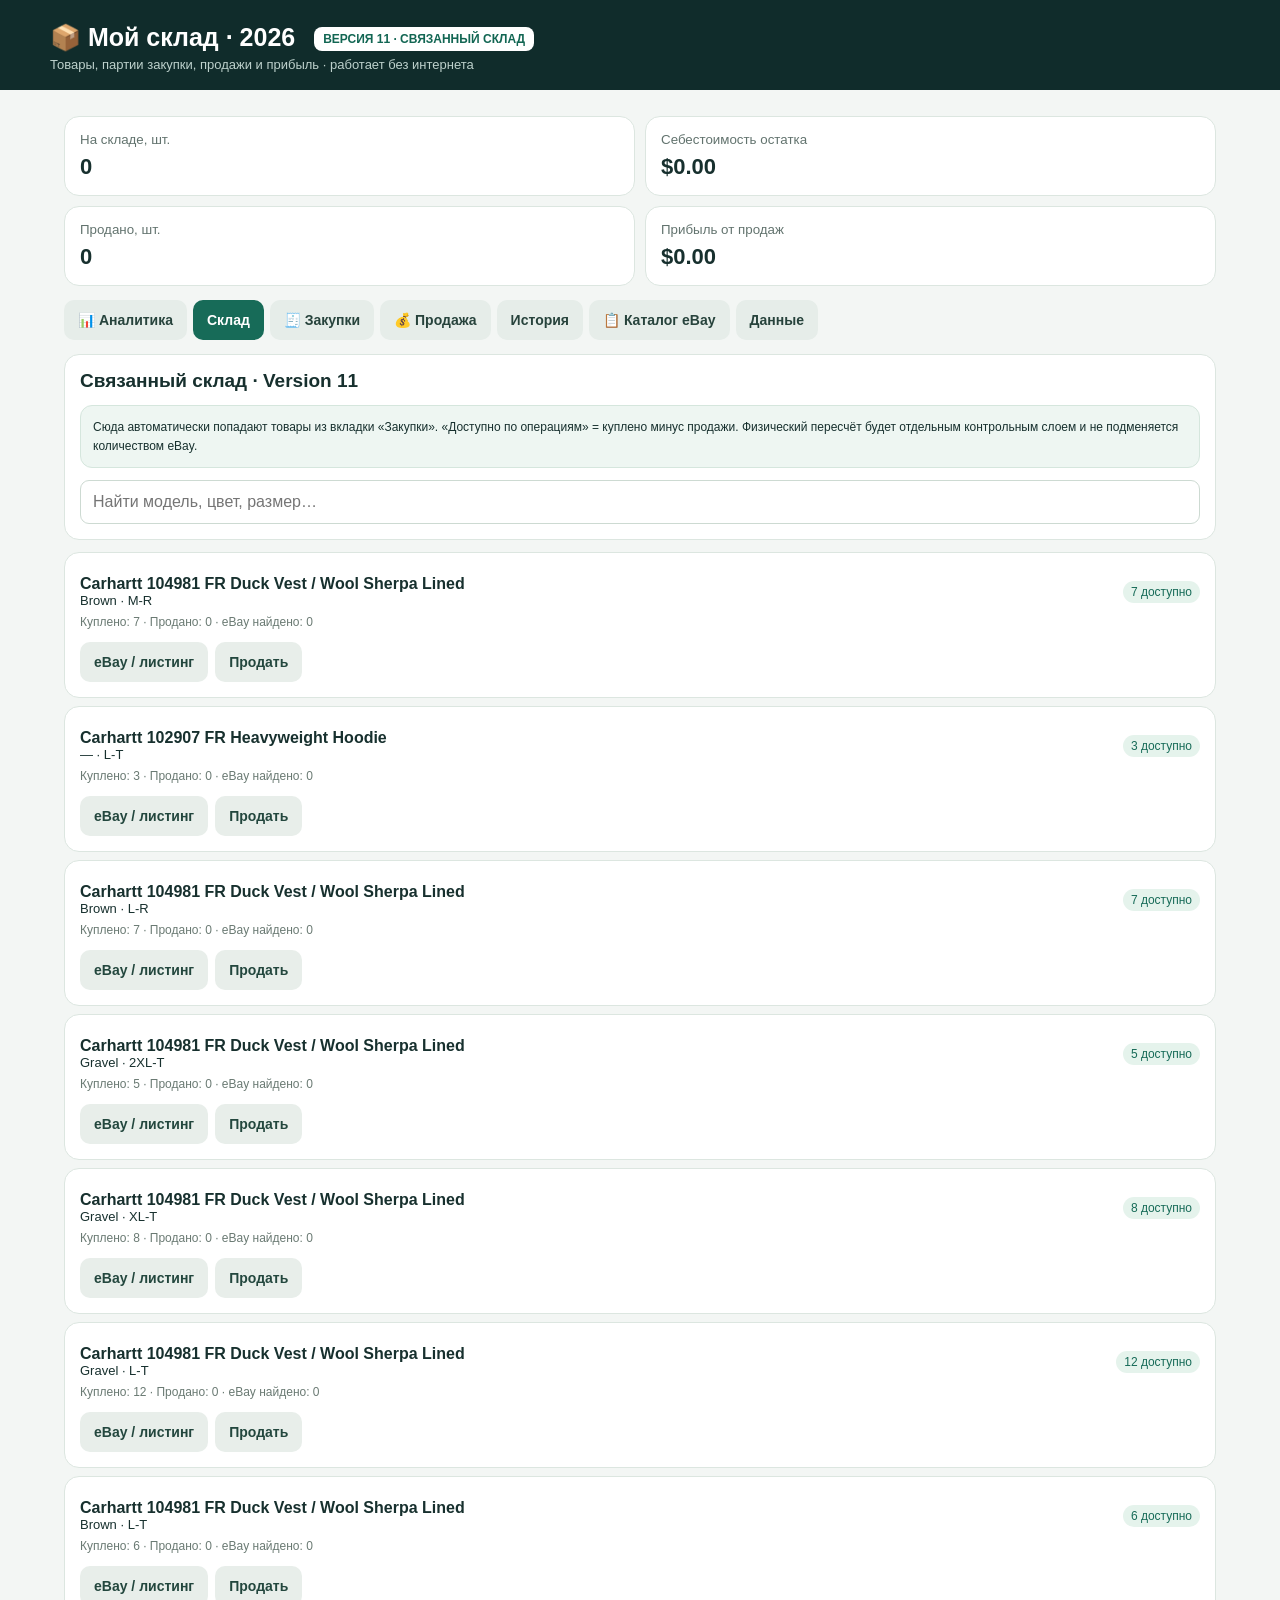
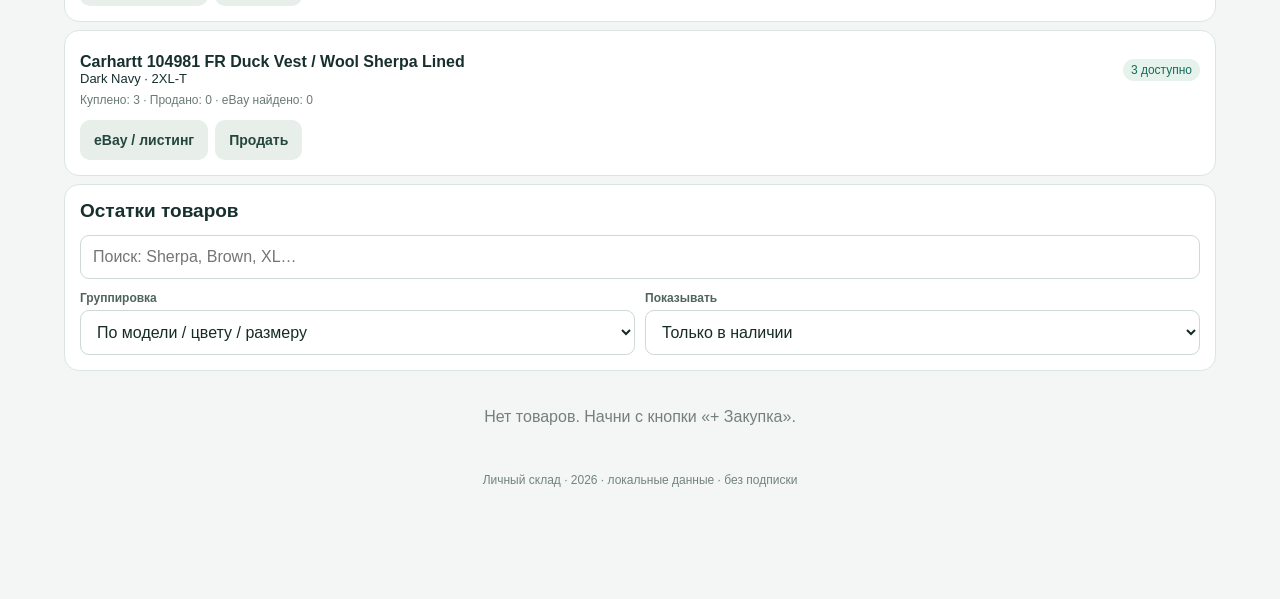
<file: index_sklad_v11_architecture.html>
<!doctype html><html lang="ru"><head><meta charset="utf-8"><meta name="viewport" content="width=device-width,initial-scale=1,viewport-fit=cover"><title>Мой склад · 2026 · Версия 11</title><meta name="theme-color" content="#102c2b"><style>:root{font-family:-apple-system,BlinkMacSystemFont,'Segoe UI',sans-serif;color:#17302e;background:#f3f6f4}*{box-sizing:border-box}body{margin:0}header{background:#102c2b;color:white;padding:23px 17px 18px}h1{font-size:25px;margin:0 0 5px}header p{margin:0;color:#bdd1cc;font-size:13px}.wrap{max-width:850px;margin:auto;padding:14px 14px 90px}.stats{display:grid;grid-template-columns:repeat(2,1fr);gap:10px;margin:12px 0}.stat,.panel,.item{background:white;border:1px solid #dce6e0;border-radius:15px;padding:15px}.stat small{display:block;color:#62736e;margin-bottom:7px}.stat strong{font-size:22px}nav{display:flex;gap:6px;overflow:auto;margin:14px 0}nav button{white-space:nowrap;background:#e6ede9;color:#27433c}button{border:0;border-radius:10px;padding:12px 14px;font-size:14px;font-weight:650;cursor:pointer}nav button.active,.primary{background:#176b58;color:white}button.secondary{background:#e8eeea;color:#23473e}button.danger{background:#fbe9e8;color:#a72f27}.panel{margin-bottom:12px}h2{font-size:19px;margin:0 0 13px}h3{margin:4px 0 8px;font-size:16px}label{display:block;font-size:12px;font-weight:650;color:#50645d;margin:12px 0 5px}input,select,textarea{width:100%;padding:12px;font:inherit;border:1px solid #cddad2;border-radius:9px;background:white;color:#142c25}input:focus,select:focus{outline:2px solid #88c4b0}textarea{min-height:66px}.two{display:grid;grid-template-columns:repeat(2,minmax(0,1fr));gap:10px}.three{display:grid;grid-template-columns:repeat(3,minmax(0,1fr));gap:9px}.muted{font-size:12px;color:#6a7a73}.line{display:flex;justify-content:space-between;gap:10px;align-items:center;margin:7px 0}.line>div{min-width:0}.item{margin:8px 0}.pill{display:inline-block;background:#e5f3ec;border-radius:20px;padding:4px 8px;font-size:12px;color:#176b58}.small{font-size:13px}.money{font-variant-numeric:tabular-nums}.hidden{display:none!important}.buttons{display:flex;gap:7px;flex-wrap:wrap;margin-top:13px}.empty{padding:25px;text-align:center;color:#74817b}.note{background:#eff6f1;border-left:3px solid #176b58;padding:10px;border-radius:7px;font-size:12px;line-height:1.5}table{width:100%;border-collapse:collapse;font-size:13px}td,th{padding:9px 5px;border-bottom:1px solid #e5eae7;text-align:left}td:last-child,th:last-child{text-align:right}.scroll{overflow-x:auto}footer{text-align:center;color:#73847b;font-size:12px;margin:22px 0}@media(max-width:400px){.three{grid-template-columns:1fr 1fr}.stat strong{font-size:19px}}#catalogList .item{border-left:4px solid #176b58}.catalog-fields{display:grid;grid-template-columns:1fr 1fr;gap:9px}.catalog-fields input{margin-top:3px}.catalog-summary{margin:10px 0}.warn{background:#fff4e3;border-left:3px solid #b7791f;padding:11px;border-radius:8px;font-size:13px}button:disabled{opacity:.55;cursor:not-allowed}#catalogList{display:grid;grid-template-columns:repeat(3,minmax(0,1fr));gap:12px;align-items:start}#catalogList .item{margin:0;min-width:0;overflow:hidden}#catalogList .line{align-items:flex-start;flex-wrap:wrap}#catalogList strong{overflow-wrap:anywhere}.cat-groups{display:flex;flex-wrap:wrap;gap:7px;margin:12px 0}.cat-groups button{background:#e6ede9;color:#23473e;padding:9px 12px}.cat-groups button.selected{background:#176b58;color:#fff}.cat-group-title{grid-column:1/-1;font-size:17px;font-weight:750;margin:15px 0 0;padding:8px 2px;border-bottom:2px solid #d5e4dc}.cat-card-head{cursor:pointer;list-style:none}.cat-card-head::-webkit-details-marker{display:none}.cat-card-head .pill{margin-top:7px}.cat-card-body{padding-top:12px;border-top:1px solid #e5eae7;margin-top:10px}.cat-card-head .muted{margin-top:4px}@media(max-width:800px){#catalogList{grid-template-columns:repeat(2,minmax(0,1fr))}}@media(max-width:520px){#catalogList{grid-template-columns:1fr}}@media(min-width:1000px){.wrap{max-width:1180px!important}header>div{max-width:1180px!important}} 
/* Компактный каталог v4 */
#catalogList{grid-template-columns:repeat(3,minmax(0,1fr));gap:13px;align-items:start}
.listing-card{border:1px solid #dce7e2;border-radius:16px;background:#fff;overflow:hidden;box-shadow:0 3px 12px rgba(16,60,47,.055);min-width:0;transition:box-shadow .15s}
.listing-card:hover{box-shadow:0 8px 24px rgba(16,60,47,.12)}
.listing-card details{width:100%}.listing-summary{list-style:none;cursor:pointer;padding:14px}.listing-summary::-webkit-details-marker{display:none}
.listing-top{display:flex;gap:10px;align-items:flex-start}.listing-icon{height:38px;width:38px;min-width:38px;display:flex;align-items:center;justify-content:center;border-radius:11px;background:#eaf2ee;color:#246f59;font-size:22px;font-weight:700}
.listing-heading{min-width:0;flex:1}.listing-name{font-weight:720;font-size:13px;line-height:1.36;display:-webkit-box;-webkit-line-clamp:2;-webkit-box-orient:vertical;overflow:hidden;min-height:35px}.listing-sub{font-size:11px;color:#75847d;margin-top:4px}
.listing-numbers{display:flex;align-items:center;justify-content:space-between;gap:5px;margin:12px 0 8px;font-size:11px;color:#597268}.listing-quantity{background:#e5f3ec;border-radius:8px;padding:5px 8px;color:#176b58}.listing-quantity b{font-size:15px}.listing-price{font-size:11px;text-align:right}
.variant-preview{border-top:1px solid #eef2ef;padding-top:5px;max-height:112px;overflow:auto}.variant-row{display:flex;align-items:center;gap:6px;font-size:11px;padding:5px 2px;border-bottom:1px solid #f2f4f2}.variant-size{font-weight:700;flex:1;min-width:0;overflow:hidden;text-overflow:ellipsis;white-space:nowrap}.variant-ebay{color:#1c7359}.variant-ebay small{font-size:10px;color:#7d8a84}.variant-home{color:#82918a;min-width:49px;text-align:right}
.listing-foot{display:flex;justify-content:space-between;gap:8px;color:#72857b;font-size:10px;margin-top:10px}.listing-foot span:last-child{color:#176b58;font-weight:700;white-space:nowrap}
.listing-edit{border-top:1px solid #e3eae6;background:#f9fbfa;padding:12px}.variant-editor{padding:12px 0;border-top:1px solid #e1eae5}.variant-editor-title{font-weight:700;font-size:12px;margin-bottom:8px}.variant-editor .buttons{margin-top:7px}
.cat-group-title{font-size:15px;font-weight:800;margin:18px 0 0;padding:10px 4px;border-bottom:2px solid #dce9e2}
@media(max-width:850px){#catalogList{grid-template-columns:repeat(2,minmax(0,1fr))}}@media(max-width:540px){#catalogList{grid-template-columns:1fr}.listing-name{font-size:14px}}
</style><style>
.dashboard-grid{display:grid;grid-template-columns:repeat(4,minmax(0,1fr));gap:10px;margin:12px 0}.dash-tile{background:#fff;border:1px solid #dce6e0;border-radius:15px;padding:17px;min-width:0}.dash-tile small{display:block;color:#62736e;font-size:12px;margin-bottom:8px}.dash-tile strong{font-size:23px;letter-spacing:-.6px}.dash-tile em{display:block;font-size:11px;color:#718078;font-style:normal;margin-top:6px}.analytics-wrap{margin-bottom:14px}.age-bar{display:flex;height:13px;border-radius:20px;overflow:hidden;background:#e5eae7;margin:13px 0}.age-legend{display:flex;flex-wrap:wrap;gap:9px 18px;font-size:12px}.age-legend span:before{content:' ';display:inline-block;width:9px;height:9px;border-radius:3px;background:var(--dot);margin-right:6px}.age-action{display:flex;gap:7px;flex-wrap:wrap;margin-top:14px}.age-action button{background:#edf2ef;color:#244b40;padding:9px 11px}.age-action button.active{background:#176b58;color:#fff}.offer-box{border:1px solid #d7e5de;border-radius:12px;padding:13px;background:#f8fbf9;margin-top:12px}.offer-output{display:flex;justify-content:space-between;gap:8px;padding:10px 0;border-bottom:1px solid #e2ebe5}.offer-output:last-child{border:0}.offer-output b{font-size:18px}.cost-unknown{color:#a65e21}.batch-line{background:#f0f5f2;border-radius:8px;padding:8px;margin:6px 0;font-size:12px}.hintline{font-size:12px;color:#687b72;line-height:1.5}.cat-card-head .listing-name{font-size:14px!important;line-height:1.35}.listing-icon{opacity:.8;transform:scale(.86)}@media(max-width:850px){.dashboard-grid{grid-template-columns:repeat(2,minmax(0,1fr))}}@media(max-width:450px){.dash-tile strong{font-size:20px}}

/* v8: visually verified equal-height cards, no icon glyphs */
#catalogList{align-items:stretch!important;gap:14px!important}
#catalogList .listing-card{height:178px!important;min-height:178px!important;max-height:178px!important;overflow:visible!important;border-left:1px solid #dce7e2!important;box-shadow:0 2px 10px rgba(18,53,43,.055)!important}
#catalogList .listing-card details{height:100%}
#catalogList .listing-summary{height:100%;display:flex;flex-direction:column;padding:16px!important}
#catalogList .listing-top{min-height:54px}
#catalogList .listing-name{font-size:13px!important;line-height:1.4!important;min-height:36px;max-height:37px}
#catalogList .listing-sub{font-size:11px}
#catalogList .listing-numbers{margin:9px 0 7px}
#catalogList .listing-variants-note{font-size:11px;color:#6a8177;white-space:nowrap;overflow:hidden;text-overflow:ellipsis}
#catalogList .listing-foot{margin-top:auto;border-top:1px solid #edf2ef;padding-top:9px}
#catalogList .listing-foot span:last-child{font-size:11px}
#catalogList .listing-edit{position:fixed;z-index:1101;top:50%;left:50%;transform:translate(-50%,-50%);width:min(760px,calc(100vw - 24px));max-height:min(86vh,850px);overflow-y:auto;background:#fff;border:1px solid #dce6e0;border-radius:18px;padding:20px;box-shadow:0 24px 90px rgba(0,0,0,.28)}
#catalogList details:not([open]) .listing-edit{display:none}
#catalogList details[open]::before{content:'';position:fixed;inset:0;background:rgba(12,27,24,.54);z-index:1100}
.listing-edit-bar{display:flex;justify-content:space-between;align-items:center;gap:12px;padding-bottom:14px;margin-bottom:12px;border-bottom:1px solid #e4ebe6;font-size:16px}
.listing-edit-bar button{white-space:nowrap;padding:9px 12px}
#catalogList .listing-card:hover{box-shadow:0 5px 16px rgba(18,53,43,.11)!important}
@media(max-width:540px){#catalogList .listing-card{height:168px!important;min-height:168px!important;max-height:168px!important}.listing-edit-bar{font-size:13px}}
</style><style>
/* V8 definitive layout override */
#catalogList{display:grid!important;grid-template-columns:repeat(3,minmax(0,1fr))!important;gap:14px!important;align-items:stretch!important}
#catalogList .listing-card{height:176px!important;min-height:176px!important;max-height:176px!important;overflow:visible!important;position:relative!important}
#catalogList .listing-summary{height:176px!important;min-height:176px!important;max-height:176px!important;display:flex!important;flex-direction:column!important;overflow:hidden!important}
#catalogList .listing-top{min-height:50px!important}
#catalogList .listing-name{max-height:38px!important;overflow:hidden!important;display:-webkit-box!important;-webkit-line-clamp:2!important;-webkit-box-orient:vertical!important}
#catalogList .listing-variants-note{white-space:nowrap!important;overflow:hidden!important;text-overflow:ellipsis!important}
#catalogList .listing-foot{margin-top:auto!important}
#catalogList .listing-icon{display:none!important}
#catalogList .listing-edit{position:fixed!important;z-index:1101!important;top:50%!important;left:50%!important;transform:translate(-50%,-50%)!important;width:min(760px,calc(100vw - 24px))!important;max-height:85vh!important;overflow-y:auto!important;background:white!important;box-shadow:0 20px 100px #0005!important}
@media(max-width:850px){#catalogList{grid-template-columns:repeat(2,minmax(0,1fr))!important}}
@media(max-width:540px){#catalogList{grid-template-columns:1fr!important}}
.version-marker{display:inline-block;margin-left:12px;background:#fff;color:#126653;border-radius:8px;padding:5px 9px;font-size:12px;font-weight:800;vertical-align:middle}

/* V9: unified card edges and scroll-contained dialog */
html.catalog-modal-open, body.catalog-modal-open {overflow:hidden!important; overscroll-behavior:none!important;}
#catalogList .listing-card {border:1px solid #dce7e2!important;border-radius:16px!important;overflow:hidden!important;}
#catalogList .listing-card details {border-radius:inherit!important;}
#catalogList .listing-summary {border-radius:15px!important;}
#catalogList .listing-edit {display:flex!important;flex-direction:column!important;padding:0!important;overflow:hidden!important;max-height:min(88dvh,850px)!important;border-radius:18px!important;overscroll-behavior:contain!important;}
#catalogList details:not([open]) .listing-edit{display:none!important}
#catalogList .listing-edit-bar {position:relative!important;z-index:2!important;flex:none!important;margin:0!important;padding:16px 20px!important;background:#fff!important;border-bottom:1px solid #e4ebe6!important;border-radius:18px 18px 0 0!important;}
#catalogList .listing-edit-bar strong {max-width:calc(100% - 105px);font-size:14px;line-height:1.35;}
#catalogList .listing-close{flex:none;}
#catalogList .listing-edit-scroll{min-height:0!important;flex:1!important;overflow-y:auto!important;overscroll-behavior:contain!important;padding:16px 20px 24px!important;scrollbar-gutter:stable;}
@media(max-width:540px){#catalogList .listing-edit-bar{padding:13px!important}#catalogList .listing-edit-scroll{padding:12px 14px 24px!important}}

/* Version 10: modal header remains fixed, only the contents scroll. */
#catalogList .listing-edit {box-sizing:border-box!important;max-height:min(88dvh,850px)!important;overflow:hidden!important;border-radius:18px!important;isolation:isolate!important;}
#catalogList .listing-edit-bar {position:sticky!important;top:0!important;display:flex!important;align-items:center!important;justify-content:space-between!important;gap:12px!important;background:#fff!important;z-index:5!important;}
#catalogList .listing-edit-scroll {overflow-y:auto!important;overflow-x:hidden!important;overscroll-behavior:contain!important;touch-action:pan-y!important;min-height:0!important;}
#catalogList .listing-card,#catalogList .listing-summary,#catalogList .listing-card details {border-radius:16px!important;}
body.catalog-modal-open {overflow:hidden!important;}
</style></head><body><header><div style="max-width:850px;margin:auto"><h1>📦 Мой склад · 2026 <span class="version-marker">ВЕРСИЯ 11 · СВЯЗАННЫЙ СКЛАД</span></h1><p>Товары, партии закупки, продажи и прибыль · работает без интернета</p></div></header><main class="wrap"><div class="stats"><div class="stat"><small>На складе, шт.</small><strong id="sQty">0</strong></div><div class="stat"><small>Себестоимость остатка</small><strong id="sCost">$0</strong></div><div class="stat"><small>Продано, шт.</small><strong id="sSold">0</strong></div><div class="stat"><small>Прибыль от продаж</small><strong id="sProfit">$0</strong></div></div><nav><button data-tab="analytics">📊 Аналитика</button><button class="active" data-tab="stock">Склад</button><button data-tab="buy">🧾 Закупки</button><button data-tab="sell">💰 Продажа</button><button data-tab="sales">История</button><button data-tab="catalog">📋 Каталог eBay</button><button data-tab="settings">Данные</button></nav><section id="analytics" class="hidden"><div class="panel analytics-wrap"><h2>Куда вложены деньги</h2><p class="hintline">Состояние физического склада на текущий момент. Только подтверждённые остатки; непроверенные вещи не считаются нулевыми.</p><div class="dashboard-grid"><div class="dash-tile"><small>Физически подтверждено</small><strong id="aUnits">0 шт.</strong><em id="aUnitsNote">Пока не пересчитано</em></div><div class="dash-tile"><small>Известная себестоимость</small><strong id="aValue">$0.00</strong><em id="aValueNote">Не весь склад оценён</em></div><div class="dash-tile"><small>Вариантов проверено</small><strong id="aChecked">0 / 0</strong><em>Остальные требуют пересчёта</em></div><div class="dash-tile"><small>Залежавшийся товар</small><strong id="aOld">—</strong><em>Закуплен более года назад</em></div></div><div class="warn" id="aWarning">Сумма неполная, пока не указаны остатки и себестоимость всех вещей.</div></div><div class="panel"><h2>Возраст запасов</h2><p class="hintline">Возраст рассчитывается по датам закупок, а не по дате объявления на eBay. Если год неизвестен, товар попадает в «Дата неизвестна».</p><div id="ageBar" class="age-bar"></div><div id="ageLegend" class="age-legend"></div><div class="age-action" id="ageActions"></div><div id="ageItems"></div></div><div class="panel"><h2>Проверить предложение покупателя</h2><p class="hintline">Расчёт ориентировочный. После фактической продажи учитывай Order earnings из eBay — конечную сумму после удержаний.</p><div class="two"><div><label>Оффер покупателя, $</label><input type="number" min="0" step="0.01" id="offerPrice" placeholder="65"></div><div><label>Закупка за штуку, $</label><input type="number" min="0" step="0.01" id="offerCost" placeholder="59.99"></div><div><label>Оценка удержаний, %</label><input type="number" min="0" max="99" step="0.1" id="offerFee" value="15"></div><div><label>Прочие удержания, $</label><input type="number" min="0" step="0.01" id="offerOther" value="0"></div></div><div id="offerResult" class="offer-box">Введи цену оффера и себестоимость.</div></div></section><section id="stock"><div class="panel"><h2>Остатки товаров</h2><input id="search" placeholder="Поиск: Sherpa, Brown, XL…"><div class="two"><div><label>Группировка</label><select id="group"><option value="variant">По модели / цвету / размеру</option><option value="model">По моделям</option></select></div><div><label>Показывать</label><select id="show"><option value="available">Только в наличии</option><option value="all">Все, включая проданные</option></select></div></div></div><div id="stockList"></div></section><section id="buy" class="hidden"><div class="panel"><h2>Добавить партию</h2><p class="muted">Одна запись — одинаковые модель, цвет, размер и закупочная цена. Другой размер или цена — новая партия.</p><form id="buyForm"><label>Модель / название *</label><input id="bModel" required placeholder="Carhartt FR Sherpa Vest" list="modelList"><datalist id="modelList"></datalist><div class="two"><div><label>Цвет *</label><input id="bColor" required placeholder="Brown"></div><div><label>Размер *</label><input id="bSize" required placeholder="XL"></div></div><div class="two"><div><label>Количество *</label><input id="bQty" type="number" min="1" step="1" required value="1"></div><div><label>Цена закупки за 1 шт., $ *</label><input id="bCost" type="number" min="0" step="0.01" required placeholder="49.99"></div></div><div class="two"><div><label>Дата закупки</label><input id="bDate" type="date"></div><div><label>Магазин</label><input id="bStore" placeholder="Sierra / Estate Sale"></div></div><label>Комментарий / номер заказа</label><input id="bNote" placeholder="Например, E444... или gift card"><div class="note">Если часть суммы оплачена подарочной картой, вводи фактическую себестоимость товара по выбранному принципу. Историю номинала и бонусов можно указать в комментарии.</div><div class="buttons"><button class="primary" type="submit">Сохранить закупку</button></div></form></div></section><section id="sell" class="hidden"><div class="panel"><h2>Записать продажу</h2><form id="sellForm"><label>Какой товар продан? *</label><select id="vVariant" required></select><label>Партия закупки (себестоимость подставляется автоматически)</label><select id="vBatch" required></select><div id="batchInfo" class="note" style="margin-top:10px">Выбери товар</div><div class="two"><div><label>Дата продажи</label><input id="vDate" type="date"></div><div><label>Количество *</label><input id="vQty" type="number" min="1" step="1" value="1" required></div></div><div class="two"><div><label>Цена продажи за 1 шт., $ *</label><input id="vPrice" type="number" min="0" step="0.01" required placeholder="99.99"></div><div><label>Доставка, полученная от покупателя, всего $</label><input id="vShipping" type="number" min="0" step="0.01" value="0"></div></div><div class="two"><div><label>Площадка</label><select id="vPlatform"><option>eBay</option><option>StockX</option><option>Poshmark</option><option>Mercari</option><option>Depop</option><option>Россия</option><option>Лично</option><option>Другое</option></select></div><div><label>Номер заказа / комментарий</label><input id="vNote" placeholder="Order ID"></div></div><div id="salePreview" class="note" style="margin-top:12px">Заполни сумму продажи, чтобы увидеть прибыль.</div><div class="buttons"><button class="primary" type="submit">Сохранить продажу</button></div></form></div></section><section id="sales" class="hidden"><div class="panel"><h2>История продаж</h2><div class="two"><div><label>Месяц</label><input id="month" type="month"></div><div><label>Площадка</label><select id="platformFilter"><option value="">Все</option><option>eBay</option><option>StockX</option><option>Poshmark</option><option>Mercari</option><option>Depop</option><option>Россия</option><option>Лично</option><option>Другое</option></select></div></div><div id="salesSummary" class="note" style="margin-top:12px"></div></div><div id="salesList"></div></section><section id="catalog" class="hidden"><div class="panel"><h2>Каталог товаров · eBay и домашний склад</h2><p class="small">Каждая карточка — модель товара; внутри отдельные цвета, размеры и объявления eBay. Количество eBay — <b>выставлено</b>, не физический остаток.</p><div class="warn">Физическое количество дома пока неизвестно. Не ставим его равным количеству eBay автоматически. Заполни после пересчёта. Изменения сохраняются только в браузере этого устройства.</div><div class="catalog-summary" id="catalogStats"></div><input id="catalogSearch" placeholder="Найти по названию, размеру, Item ID…"><div class="two"><div><label>Показать</label><select id="catalogFilter"><option value="all">Все товары</option><option value="unchecked">Не проверены</option><option value="checked">Проверены</option></select></div><div><label>Сортировка</label><select id="catalogSort"><option value="name">По названию</option><option value="qty">По количеству на eBay</option></select></div></div><div class="buttons"><button id="catalogExport" class="secondary">Скачать резервную копию каталога</button><button id="catalogCsv" class="secondary">Экспорт каталога CSV</button></div><label>Обновить каталог новым отчётом All active listings CSV</label><input type="file" id="catalogImport" accept=".csv,text/csv"><p class="muted">При обновлении сохраняются твои физические остатки и закупочные цены. Объявления, исчезнувшие из нового отчёта, помечаются как неактивные, но не удаляются.</p></div><div id="catalogGroups" class="cat-groups"></div><div id="catalogList"></div></section><section id="settings" class="hidden"><div class="panel"><h2>Резервная копия</h2><p class="small">Все записи хранятся в памяти браузера на этом устройстве. Сохраняй резервную копию после каждого существенного обновления. Открытие HTML-файла через приложение «Файлы» на iPhone может не обеспечить постоянное сохранение.</p><div class="buttons"><button id="export" class="primary">Скачать резервную копию JSON</button><button id="exportCsv" class="secondary">Экспорт склада CSV</button><button id="salesCsv" class="secondary">Экспорт продаж CSV</button></div><label>Восстановить из резервной копии JSON</label><input id="restore" type="file" accept=".json,application/json"><p class="muted">Восстановление заменит текущие данные. Для переноса между устройствами используй резервную копию.</p></div><div class="panel legacy-batches-panel"><h2>Закупочные партии</h2><p class="muted">Здесь можно проверить отдельные закупки и удалить ошибочную партию, только если по ней нет продаж.</p><div id="batchList"></div></div></section><footer>Личный склад · 2026 · локальные данные · без подписки</footer></main><script>
(()=>{'use strict';const KEY='mikhail_warehouse_2026_v3';let db;try{db=JSON.parse(localStorage.getItem(KEY)||'null')}catch(e){}if(!db||!Array.isArray(db.batches)||!Array.isArray(db.sales))db={batches:[],sales:[]};const $=id=>document.getElementById(id),money=n=>new Intl.NumberFormat('en-US',{style:'currency',currency:'USD'}).format(n||0),round=n=>Math.round((Number(n)+Number.EPSILON)*100)/100,today=()=>new Date().toLocaleDateString('en-CA'),esc=s=>String(s??'').replace(/[&<>"']/g,c=>({'&':'&amp;','<':'&lt;','>':'&gt;','"':'&quot;',"'":'&#39;'}[c])),id=()=>Date.now().toString(36)+Math.random().toString(36).slice(2,9),save=()=>{try{localStorage.setItem(KEY,JSON.stringify(db))}catch(e){alert('Не удалось сохранить данные. Сделай резервную копию: '+e.message)}};function remaining(b){return b.qty-db.sales.filter(s=>s.batchId===b.id).reduce((a,s)=>a+s.qty,0)}function key(b){return [b.model.trim().toLowerCase(),b.color.trim().toLowerCase(),b.size.trim().toLowerCase()].join('|')}function variants(){const m=new Map();for(const b of db.batches){const k=key(b);if(!m.has(k))m.set(k,{key:k,model:b.model,color:b.color,size:b.size,qty:0,cost:0,batches:[]});let v=m.get(k),r=remaining(b);v.qty+=r;v.cost+=r*b.cost;v.batches.push(b)}return [...m.values()].sort((a,b)=>a.model.localeCompare(b.model)||a.color.localeCompare(b.color)||a.size.localeCompare(b.size))}function tab(t){document.querySelectorAll('main section').forEach(x=>x.classList.toggle('hidden',x.id!==t));document.querySelectorAll('nav button').forEach(x=>x.classList.toggle('active',x.dataset.tab===t));render()}document.querySelectorAll('nav button').forEach(b=>b.onclick=()=>tab(b.dataset.tab));function render(){const qty=db.batches.reduce((a,b)=>a+remaining(b),0),cost=db.batches.reduce((a,b)=>a+remaining(b)*b.cost,0),sold=db.sales.reduce((a,s)=>a+s.qty,0),profit=db.sales.reduce((a,s)=>a+s.price*s.qty+s.shipping-s.cost*s.qty,0);$('sQty').textContent=qty;$('sCost').textContent=money(cost);$('sSold').textContent=sold;$('sProfit').textContent=money(profit);const q=$('search').value.trim().toLowerCase(),vs=variants().filter(v=>($('show').value==='all'||v.qty>0)&&[v.model,v.color,v.size].join(' ').toLowerCase().includes(q));let rows=[];if($('group').value==='model'){const mm=new Map();for(const v of vs){if(!mm.has(v.model))mm.set(v.model,{qty:0,cost:0,variants:0});const x=mm.get(v.model);x.qty+=v.qty;x.cost+=v.cost;x.variants++}rows=[...mm].map(([name,x])=>`<div class="item"><div class="line"><strong>${esc(name)}</strong><span class="pill">${x.qty} шт.</span></div><div class="muted">${x.variants} вариантов · себестоимость остатка ${money(x.cost)}</div></div>`)}else rows=vs.map(v=>`<div class="item"><div class="line"><div><strong>${esc(v.model)}</strong><div class="small">${esc(v.color)} · ${esc(v.size)}</div></div><span class="pill">${v.qty} шт.</span></div><div class="muted">Себестоимость остатка: ${money(v.cost)} · партий: ${v.batches.length}</div><div class="small" style="margin-top:7px">${v.batches.filter(b=>remaining(b)>0).map(b=>`${remaining(b)} шт. × ${money(b.cost)} (${esc(b.date||'без даты')})`).join(' · ')||'Нет в наличии'}</div>${v.qty>0?`<div class="buttons"><button class="secondary" data-sell="${esc(v.key)}">Продать</button></div>`:''}</div>`);$('stockList').innerHTML=rows.join('')||'<div class="empty">Нет товаров. Начни с кнопки «+ Закупка».</div>';$('stockList').querySelectorAll('[data-sell]').forEach(b=>b.onclick=()=>{tab('sell');$('vVariant').value=b.dataset.sell;updateBatches()});const old=$('vVariant').value;$('vVariant').innerHTML='<option value="">Выбери модель / цвет / размер</option>'+variants().filter(v=>v.qty>0).map(v=>`<option value="${esc(v.key)}">${esc(v.model)} · ${esc(v.color)} · ${esc(v.size)} (${v.qty} шт.)</option>`).join('');if([...$('vVariant').options].some(o=>o.value===old))$('vVariant').value=old;updateBatches();$('modelList').innerHTML=[...new Set(db.batches.map(b=>b.model))].map(x=>`<option value="${esc(x)}">`).join('');renderSales();renderBatchList()}
function updateBatches(){const v=variants().find(x=>x.key===$('vVariant').value),old=$('vBatch').value;$('vBatch').innerHTML='<option value="">Выбери партию</option>'+(v?v.batches.filter(b=>remaining(b)>0).sort((a,b)=>(a.date||'').localeCompare(b.date||'')).map(b=>`<option value="${esc(b.id)}">${remaining(b)} шт. × ${money(b.cost)} · ${esc(b.date||'без даты')} · ${esc(b.store||'магазин не указан')}</option>`).join(''):'');if([...$('vBatch').options].some(o=>o.value===old))$('vBatch').value=old;else if($('vBatch').options.length===2)$('vBatch').selectedIndex=1;preview()}function preview(){const b=db.batches.find(x=>x.id===$('vBatch').value),qty=Number($('vQty').value)||0,price=Number($('vPrice').value)||0,ship=Number($('vShipping').value)||0;$('batchInfo').textContent=b?`В партии осталось ${remaining(b)} шт. · закупочная цена ${money(b.cost)} за шт.`:'Выбери товар и партию';$('salePreview').textContent=b?`Получено: ${money(price*qty+ship)} · себестоимость: ${money(b.cost*qty)} · прибыль: ${money(price*qty+ship-b.cost*qty)} (без вычета расходов площадки)`:'Выбери партию, чтобы увидеть расчёт'}$('vVariant').onchange=updateBatches;['vBatch','vQty','vPrice','vShipping'].forEach(x=>$(x).addEventListener('input',preview));$('buyForm').onsubmit=e=>{e.preventDefault();const b={id:id(),model:$('bModel').value.trim(),color:$('bColor').value.trim(),size:$('bSize').value.trim(),qty:Number($('bQty').value),cost:round($('bCost').value),date:$('bDate').value,store:$('bStore').value.trim(),note:$('bNote').value.trim()};if(!b.model||!b.color||!b.size||!Number.isInteger(b.qty)||b.qty<1||b.cost<0)return alert('Проверь модель, цвет, размер, количество и цену');db.batches.push(b);save();$('buyForm').reset();$('bQty').value=1;$('bDate').value=today();tab('stock');alert('Партия добавлена на склад')};$('sellForm').onsubmit=e=>{e.preventDefault();const b=db.batches.find(x=>x.id===$('vBatch').value),qty=Number($('vQty').value),price=Number($('vPrice').value),shipping=Number($('vShipping').value||0);if(!b||!Number.isInteger(qty)||qty<1||qty>remaining(b)||price<0||shipping<0)return alert('Проверь партию, количество и суммы. Нельзя продать больше, чем есть на складе.');db.sales.push({id:id(),batchId:b.id,model:b.model,color:b.color,size:b.size,date:$('vDate').value,qty,cost:b.cost,price:round(price),shipping:round(shipping),platform:$('vPlatform').value,note:$('vNote').value.trim()});save();$('sellForm').reset();$('vQty').value=1;$('vShipping').value=0;$('vDate').value=today();tab('sales');alert('Продажа сохранена, остаток уменьшен')};function renderSales(){const month=$('month').value,platform=$('platformFilter').value,ss=db.sales.filter(s=>(!month||s.date.startsWith(month))&&(!platform||s.platform===platform)).sort((a,b)=>b.date.localeCompare(a.date));let received=0,cost=0,qty=0;for(const s of ss){received+=s.price*s.qty+s.shipping;cost+=s.cost*s.qty;qty+=s.qty}$('salesSummary').innerHTML=`Продано: <b>${qty} шт.</b> · Получено: <b>${money(received)}</b> · Себестоимость: <b>${money(cost)}</b> · Прибыль: <b>${money(received-cost)}</b>`;$('salesList').innerHTML=ss.map(s=>`<div class="item"><div class="line"><div><strong>${esc(s.model)}</strong><div class="muted">${esc(s.color)} · ${esc(s.size)} · ${esc(s.date)} · ${esc(s.platform)}</div></div><span class="pill">${s.qty} шт.</span></div><div class="small">Получено ${money(s.price*s.qty+s.shipping)} · закупка ${money(s.cost*s.qty)} · <b>прибыль ${money(s.price*s.qty+s.shipping-s.cost*s.qty)}</b></div>${s.note?`<div class="muted">${esc(s.note)}</div>`:''}<div class="buttons"><button class="danger" data-undo="${esc(s.id)}">Отменить продажу</button></div></div>`).join('')||'<div class="empty">Продаж пока нет.</div>';$('salesList').querySelectorAll('[data-undo]').forEach(x=>x.onclick=()=>{if(confirm('Отменить эту продажу и вернуть товар на склад?')){db.sales=db.sales.filter(s=>s.id!==x.dataset.undo);save();render()}})}function renderBatchList(){$('batchList').innerHTML=[...db.batches].sort((a,b)=>b.date.localeCompare(a.date)).map(b=>`<div class="item"><strong>${esc(b.model)}</strong><div class="small">${esc(b.color)} · ${esc(b.size)} · ${esc(b.date||'без даты')}</div><div class="muted">${remaining(b)} из ${b.qty} шт. · ${money(b.cost)}/шт. · ${esc(b.store)}</div>${b.note?`<div class="muted">${esc(b.note)}</div>`:''}<div class="buttons"><button class="danger" data-remove="${esc(b.id)}" ${remaining(b)!==b.qty?'disabled title="Есть продажи"':''}>Удалить партию</button></div></div>`).join('')||'<div class="empty">Закупок пока нет.</div>';$('batchList').querySelectorAll('[data-remove]').forEach(x=>x.onclick=()=>{const b=db.batches.find(b=>b.id===x.dataset.remove);if(b&&remaining(b)===b.qty&&confirm('Удалить партию без возможности восстановления (кроме резервной копии)?')){db.batches=db.batches.filter(x=>x.id!==b.id);save();render()}})}['search','group','show','month','platformFilter'].forEach(x=>$(x).addEventListener('input',render));function download(name,content,type){const a=document.createElement('a'),u=URL.createObjectURL(new Blob([content],{type}));a.href=u;a.download=name;document.body.appendChild(a);a.click();a.remove();setTimeout(()=>URL.revokeObjectURL(u),1000)}$('export').onclick=()=>download('sklad_2026_backup_'+today()+'.json',JSON.stringify({version:3,exportedAt:new Date().toISOString(),...db},null,2),'application/json');function csv(rows){return '\ufeff'+rows.map(r=>r.map(v=>'"'+String(v??'').replaceAll('"','""')+'"').join(',')).join('\r\n')}$('exportCsv').onclick=()=>download('sklad_2026.csv',csv([['Модель','Цвет','Размер','Дата закупки','Магазин','Закуплено','Осталось','Цена за шт.','Себестоимость остатка','Примечание'],...db.batches.map(b=>[b.model,b.color,b.size,b.date,b.store,b.qty,remaining(b),b.cost,round(remaining(b)*b.cost),b.note])]),'text/csv;charset=utf-8');$('salesCsv').onclick=()=>download('prodazhi_2026.csv',csv([['Дата','Модель','Цвет','Размер','Кол-во','Закупка за шт.','Продажа за шт.','Доставка получена','Получено всего','Прибыль','Площадка','Номер заказа'],...db.sales.map(s=>[s.date,s.model,s.color,s.size,s.qty,s.cost,s.price,s.shipping,round(s.price*s.qty+s.shipping),round(s.price*s.qty+s.shipping-s.cost*s.qty),s.platform,s.note])]),'text/csv;charset=utf-8');$('restore').onchange=async e=>{const f=e.target.files[0];if(!f)return;try{const o=JSON.parse(await f.text());if(!Array.isArray(o.batches)||!Array.isArray(o.sales))throw Error('Неверный формат');if(confirm('Заменить ВСЕ текущие данные данными из файла?')){db={batches:o.batches,sales:o.sales};save();render();alert('Данные восстановлены')}}catch(err){alert('Не удалось прочитать файл: '+err.message)}e.target.value=''};$('bDate').value=today();$('vDate').value=today();render()})();
</script><script>
(()=>{'use strict';
const INITIAL=[{"itemId":"114627759301","title":"Man Silver Jeans Zac","variation":"","ebayQty":1,"price":25.0,"category":"Jeans","sku":""},{"itemId":"114627759318","title":"Man Gap Jeans XL","variation":"","ebayQty":1,"price":25.0,"category":"Jeans","sku":""},{"itemId":"114627804831","title":"Man Emporio Armani Jeans","variation":"","ebayQty":1,"price":40.0,"category":"Jeans","sku":""},{"itemId":"114627804833","title":"Man Gap Jeans XL White","variation":"","ebayQty":1,"price":25.0,"category":"Jeans","sku":""},{"itemId":"115033591790","title":"Hudson & Barrow NO TOUCH KEY Gold-Tone SET OF 3 ~ NEW SEALED","variation":"","ebayQty":1,"price":8.99,"category":"Other Safety & Protective Gear","sku":""},{"itemId":"115548616745","title":"New Men's SPEEDO Short Sleeve Team Apparel Logo T-Shirt","variation":"Size:=M","ebayQty":6,"price":0.0,"category":"T-Shirts","sku":""},{"itemId":"115548616745","title":"New Men's SPEEDO Short Sleeve Team Apparel Logo T-Shirt","variation":"Size:=L","ebayQty":1,"price":0.0,"category":"T-Shirts","sku":""},{"itemId":"115559828535","title":"New Balance Men's Low Cut Trainers 3000 Synthetic Baseball Cleats Size: US 16","variation":"Color:=Black/White","ebayQty":9,"price":0.0,"category":"Men's","sku":""},{"itemId":"115559828535","title":"New Balance Men's Low Cut Trainers 3000 Synthetic Baseball Cleats Size: US 16","variation":"Color:=Blue/White","ebayQty":1,"price":0.0,"category":"Men's","sku":""},{"itemId":"115560938999","title":"Carhartt Flame Resistant FR Signature Denim Dungaree FRB13","variation":"Size:=33W 32L","ebayQty":0,"price":0.0,"category":"Jeans","sku":""},{"itemId":"115560938999","title":"Carhartt Flame Resistant FR Signature Denim Dungaree FRB13","variation":"Size:=42W 32L","ebayQty":1,"price":0.0,"category":"Jeans","sku":""},{"itemId":"115642906643","title":"Brand New Women LOVE ADY Black Tiered Puff Sleeve Dress Large","variation":"","ebayQty":1,"price":29.99,"category":"Dresses","sku":""},{"itemId":"115642926805","title":"Brand New Women LOVE ADY Olive Tiered Puff Sleeve Dress Large","variation":"Size:=L","ebayQty":1,"price":29.99,"category":"Dresses","sku":""},{"itemId":"115642926805","title":"Brand New Women LOVE ADY Olive Tiered Puff Sleeve Dress Large","variation":"Size:=L","ebayQty":1,"price":0.0,"category":"Dresses","sku":""},{"itemId":"115654901922","title":"New With Tags Carhartt Men Super Dux Relaxed Fit Detroit Jacket Greige Gray XL T","variation":"Size:=XL (Tall)","ebayQty":1,"price":124.99,"category":"Coats, Jackets & Vests","sku":""},{"itemId":"115654901922","title":"New With Tags Carhartt Men Super Dux Relaxed Fit Detroit Jacket Greige Gray XL T","variation":"Size:=XL (Tall)","ebayQty":1,"price":0.0,"category":"Coats, Jackets & Vests","sku":""},{"itemId":"115688983770","title":"Man Gap Straight Fit Jeans","variation":"","ebayQty":1,"price":25.0,"category":"Jeans","sku":""},{"itemId":"115702724000","title":"Maier Kaina Baroque patterned mini dress with long sleeves size M","variation":"","ebayQty":1,"price":29.99,"category":"Dresses","sku":""},{"itemId":"115702738290","title":"DESIGUAL malachite green mini dress with three-quarter sleeves Size 40","variation":"","ebayQty":1,"price":59.99,"category":"Dresses","sku":""},{"itemId":"115708366249","title":"Brand New with Tags MYF Women Midi Dress Black/Blue Size M","variation":"","ebayQty":1,"price":49.99,"category":"Dresses","sku":""},{"itemId":"115711199801","title":"Juicy Couture Womens Leopard Print Mini Dress Green Black Size S","variation":"","ebayQty":1,"price":29.99,"category":"Dresses","sku":""},{"itemId":"115711201330","title":"MAISON SCOTCH Women Dress Summer 3/4 Sleeves Casual Round-Neck Mid-Length Size 2","variation":"","ebayQty":1,"price":29.99,"category":"Dresses","sku":""},{"itemId":"115711201753","title":"Marc Jacobs Designer Patterned Long Sleeve Mini Dress Size S","variation":"","ebayQty":1,"price":59.99,"category":"Dresses","sku":""},{"itemId":"115711202306","title":"SIMONA BARBIERI Grey Shirt-Dress With Long Sleeves (size S-M)","variation":"","ebayQty":1,"price":49.99,"category":"Dresses","sku":""},{"itemId":"115711202652","title":"Theory Womens Long Sleeve Ponte Mini Sheath Dress Black Size Small","variation":"","ebayQty":1,"price":34.99,"category":"Dresses","sku":""},{"itemId":"115711203733","title":"Brand New with Tags Scotch & Soda Maison Scotch Maxi Dress pink Size 2/M","variation":"","ebayQty":1,"price":49.99,"category":"Dresses","sku":""},{"itemId":"115711890237","title":"Cabana Life, Women Rashguard UPF 50+ White Color New With The Tag","variation":"","ebayQty":1,"price":39.99,"category":"Swimwear","sku":""},{"itemId":"115715550019","title":"Ralph Lauren Classic Fit Geometric Beige Oxford Dress Shirt Mens Size M","variation":"","ebayQty":1,"price":29.99,"category":"Casual Button-Down Shirts","sku":""},{"itemId":"115715551348","title":"Ralph Lauren Custom Fit Solid Red Oxford Dress Shirt Mens Size M 175/96A","variation":"","ebayQty":1,"price":29.99,"category":"Casual Button-Down Shirts","sku":""},{"itemId":"115715568489","title":"J. Crew Shirt Men's Size M Gray Check Cotton Long Sleeve Button Down","variation":"","ebayQty":1,"price":29.99,"category":"Casual Button-Down Shirts","sku":""},{"itemId":"115715574467","title":"Armani Collezioni Dress Shirt Mens Gray Long Sleeve Formal Cotton Button Up Med","variation":"","ebayQty":1,"price":49.99,"category":"Dress Shirts","sku":""},{"itemId":"115715580213","title":"Calvin Klein Men's Dress Shirt Poplin Solid French-Cuff  Beige Medium","variation":"","ebayQty":1,"price":29.99,"category":"Dress Shirts","sku":""},{"itemId":"115715585749","title":"Michael Kors Men Button Up Shirt Regular Long Sleeves Sky Blue Large","variation":"","ebayQty":1,"price":29.99,"category":"Casual Button-Down Shirts","sku":""},{"itemId":"115715649291","title":"J Crew Stanton Mens Size 32x9 Blue White Star Casual Chino Shorts","variation":"","ebayQty":1,"price":24.99,"category":"Shorts","sku":""},{"itemId":"115715657421","title":"J Crew Club Shorts Men 32W Gray 10\" Chino Flat Front","variation":"","ebayQty":1,"price":24.99,"category":"Shorts","sku":""},{"itemId":"115740353257","title":"Maidenform Targeted Firm Control Wear Your Own Bra Bodybriefer DM5004","variation":"","ebayQty":1,"price":29.99,"category":"Shapewear","sku":""},{"itemId":"115740370707","title":"NWT White Maxi Eyelet Dress by Made With Love Size M","variation":"","ebayQty":1,"price":49.99,"category":"Dresses","sku":""},{"itemId":"115743137701","title":"MIH Jeans Delancey Denim Skirt Pale Indigo Size 27","variation":"","ebayQty":1,"price":19.99,"category":"Skirts","sku":""},{"itemId":"115743141103","title":"J Crew Women Skirt Tan Color - wool - size 4","variation":"","ebayQty":1,"price":24.99,"category":"Skirts","sku":""},{"itemId":"115743144091","title":"DKNY pleated Midi Skirt size 4 Dark Color","variation":"","ebayQty":1,"price":19.99,"category":"Skirts","sku":""},{"itemId":"115756743648","title":"Imperial Women Grey midi dress 3/4 sleeve","variation":"","ebayQty":1,"price":24.99,"category":"Dresses","sku":""},{"itemId":"115756752525","title":"SLIM FIT J Crew Men's Gray Plaid Cotton Dress Shirt SIZE M","variation":"","ebayQty":1,"price":24.99,"category":"Dress Shirts","sku":""},{"itemId":"115769029212","title":"GUY LAROCHE : SWEATER~ KNIT MADE IN ITALY Grey Size S","variation":"","ebayQty":1,"price":34.99,"category":"Sweaters","sku":""},{"itemId":"115801600683","title":"LIU JO ITALY ALPACA GRAY KNIT SHAWL COLLAR CARDIGAN LONG SWEATER S-M","variation":"","ebayQty":1,"price":49.99,"category":"Sweaters","sku":""},{"itemId":"115801639870","title":"Kaisely Knit Sweater Long Sleeves Black Cozy Size Medium","variation":"","ebayQty":1,"price":24.99,"category":"Sweaters","sku":""},{"itemId":"115851067953","title":"New Balance Low-Cut 3000v4 Metal Baseball Cleat Mens Shoes US 16","variation":"","ebayQty":1,"price":29.99,"category":"Men's","sku":""},{"itemId":"115866714450","title":"Maison Scotch Women's Sleeveless Round-Neck Pink Blouse Size M","variation":"","ebayQty":1,"price":29.99,"category":"Tops","sku":""},{"itemId":"115866736574","title":"Robin Womens Sleeveless Long Dress Size US 4","variation":"","ebayQty":1,"price":29.99,"category":"Dresses","sku":""},{"itemId":"115908105547","title":"B-52 by Bull-boxer Men’s Brown Winter Shoes","variation":"US, EU Shoe Size=US: 8, EU: 41","ebayQty":1,"price":0.0,"category":"Boots","sku":""},{"itemId":"115908105547","title":"B-52 by Bull-boxer Men’s Brown Winter Shoes","variation":"US, EU Shoe Size=US: 11, EU: 44","ebayQty":2,"price":0.0,"category":"Boots","sku":""},{"itemId":"116019523186","title":"New Carhartt FR Flame Resistant Force Midweight Hoodie Sweatshirt for Men","variation":"Size:=2XL","ebayQty":1,"price":0.0,"category":"Hoodies & Sweatshirts","sku":""},{"itemId":"116019523186","title":"New Carhartt FR Flame Resistant Force Midweight Hoodie Sweatshirt for Men","variation":"Size:=M","ebayQty":2,"price":0.0,"category":"Hoodies & Sweatshirts","sku":""},{"itemId":"116036692258","title":"Ирина Муравьева - День Ангела","variation":"","ebayQty":1,"price":9.99,"category":"Books","sku":""},{"itemId":"116036700943","title":"Френкс Бернет - Маленький Лорд Фаунтлерой","variation":"","ebayQty":1,"price":9.99,"category":"Books","sku":""},{"itemId":"115908868563","title":"New Carhartt Mens FLAME-RESISTANT QUICK DUCK SHERPA LINED VEST Flame Resistant","variation":"Size:=XL","ebayQty":2,"price":0.0,"category":"Coats, Jackets & Vests","sku":""},{"itemId":"115908868563","title":"New Carhartt Mens FLAME-RESISTANT QUICK DUCK SHERPA LINED VEST Flame Resistant","variation":"Size:=L","ebayQty":2,"price":0.0,"category":"Coats, Jackets & Vests","sku":""},{"itemId":"115908868563","title":"New Carhartt Mens FLAME-RESISTANT QUICK DUCK SHERPA LINED VEST Flame Resistant","variation":"Size:=L (Tall)","ebayQty":3,"price":0.0,"category":"Coats, Jackets & Vests","sku":""},{"itemId":"115908868563","title":"New Carhartt Mens FLAME-RESISTANT QUICK DUCK SHERPA LINED VEST Flame Resistant","variation":"Size:=2XL","ebayQty":4,"price":0.0,"category":"Coats, Jackets & Vests","sku":""},{"itemId":"115908868563","title":"New Carhartt Mens FLAME-RESISTANT QUICK DUCK SHERPA LINED VEST Flame Resistant","variation":"Size:=XL (Tall)","ebayQty":1,"price":0.0,"category":"Coats, Jackets & Vests","sku":""},{"itemId":"115908868563","title":"New Carhartt Mens FLAME-RESISTANT QUICK DUCK SHERPA LINED VEST Flame Resistant","variation":"Size:=2XL (Tall)","ebayQty":1,"price":0.0,"category":"Coats, Jackets & Vests","sku":""},{"itemId":"115908868563","title":"New Carhartt Mens FLAME-RESISTANT QUICK DUCK SHERPA LINED VEST Flame Resistant","variation":"Size:=S","ebayQty":1,"price":0.0,"category":"Coats, Jackets & Vests","sku":""},{"itemId":"115908868563","title":"New Carhartt Mens FLAME-RESISTANT QUICK DUCK SHERPA LINED VEST Flame Resistant","variation":"Size:=M","ebayQty":1,"price":0.0,"category":"Coats, Jackets & Vests","sku":""},{"itemId":"116354057117","title":"Norman Rockwell Christmas Plate Santa in His Workshop 1984","variation":"","ebayQty":1,"price":12.99,"category":"Collector Plates","sku":""},{"itemId":"116354058364","title":"Norman Rockwell Christmas Plate 1985 \"Grandpa Plays Santa\" Knowles Vintage","variation":"","ebayQty":1,"price":12.99,"category":"Collector Plates","sku":""},{"itemId":"116369505633","title":"New Carhartt Mens FLAME-RESISTANT QUICK DUCK VEST Flame Resistant","variation":"Size,=2XL","ebayQty":3,"price":0.0,"category":"Coats, Jackets & Vests","sku":""},{"itemId":"116369505633","title":"New Carhartt Mens FLAME-RESISTANT QUICK DUCK VEST Flame Resistant","variation":"Size,=3XL","ebayQty":4,"price":0.0,"category":"Coats, Jackets & Vests","sku":""},{"itemId":"116401494311","title":"Kokopelli Metal Figure 1.25”x2.3” In Metal Base Weight: 0.6 OZ","variation":"","ebayQty":1,"price":19.99,"category":"Figures & Statues","sku":""},{"itemId":"116401506243","title":"Brass Antique Skeleton Key 2.5\"x0.75 Long","variation":"","ebayQty":1,"price":9.99,"category":"Locks, Keys","sku":""},{"itemId":"116422360347","title":"TWINSET SIMONA BARBIERI Grey Shirt-Dress with Long Sleeves (size S-M)","variation":"","ebayQty":1,"price":49.99,"category":"Dresses","sku":""},{"itemId":"116428713044","title":"Russian Coin - 2 Rubles","variation":"","ebayQty":6,"price":0.99,"category":"Federation (1992-Now)","sku":""},{"itemId":"116428756237","title":"The North Face Berkeley Twill Utility Pants Brown Women's 29\" Inseam Size XL","variation":"","ebayQty":1,"price":24.99,"category":"Pants","sku":""},{"itemId":"116492658357","title":"GUESS Women’s Cold Shoulder Ribbed Top - Size S - Gray","variation":"","ebayQty":1,"price":29.99,"category":"Tops","sku":""},{"itemId":"116492669957","title":"Master Coat Men’s Wool & Puffer Hybrid Vest - Size 48 - Blue - Unique Design","variation":"","ebayQty":1,"price":49.99,"category":"Coats, Jackets & Vests","sku":""},{"itemId":"116507131451","title":"All Saints Sago Sweater Dress Gray Tunic Asymmetrical Hem Cut Out Shoulder US 2","variation":"","ebayQty":1,"price":39.99,"category":"Dresses","sku":""},{"itemId":"116507137231","title":"Women’s KINROSS CASHMERE SWEATER SIZE S GREY","variation":"","ebayQty":1,"price":24.96,"category":"Sweaters","sku":""},{"itemId":"116525604271","title":"Brand New Women YNG Lime Green Short Sleeve Shift Dress Size M","variation":"","ebayQty":1,"price":24.99,"category":"Dresses","sku":""},{"itemId":"116525611011","title":"Zolla Women’s Red Shift Dress with Belt Loops – Size L","variation":"","ebayQty":1,"price":29.99,"category":"Dresses","sku":""},{"itemId":"116636736245","title":"NEW Women NUX Madrid High Waisted Leggings Medium","variation":"","ebayQty":1,"price":24.99,"category":"Activewear Pants","sku":""},{"itemId":"116636737435","title":"Camo Trucker Hat – US Marine Style Skull Embroidery","variation":"","ebayQty":1,"price":9.99,"category":"Hats","sku":""},{"itemId":"116636738277","title":"Black Snapback Hat – “84” Embroidered Number Cap Streetwear Originals Style","variation":"","ebayQty":1,"price":9.99,"category":"Hats","sku":""},{"itemId":"116636751607","title":"Women’s Long Sleeve Jesifee Wool Tunic Dress Navy Blue With Red Pockets Medium","variation":"","ebayQty":1,"price":24.99,"category":"Dresses","sku":""},{"itemId":"116636758216","title":"Heather B Chevron Knit Tunic Sweater Dress Blue V-Neck Women’s Size S","variation":"","ebayQty":1,"price":14.99,"category":"Sweaters","sku":""},{"itemId":"116769151812","title":"New Carhartt FR Flame Resistant Force Midweight Hoodie Sweatshirt for Men","variation":"Size:=S","ebayQty":2,"price":0.0,"category":"Hoodies & Sweatshirts","sku":""},{"itemId":"116769151812","title":"New Carhartt FR Flame Resistant Force Midweight Hoodie Sweatshirt for Men","variation":"Size:=M Tall","ebayQty":4,"price":0.0,"category":"Hoodies & Sweatshirts","sku":""},{"itemId":"116811531436","title":"3 in 1 Quick Wireless Charger for Watch And iPhone","variation":"","ebayQty":1,"price":14.99,"category":"Chargers & Cradles","sku":""},{"itemId":"116816821911","title":"Tesla Design (Genuine) Women's Touchscreen Gloves - Medium","variation":"","ebayQty":1,"price":39.99,"category":"Gloves & Mittens","sku":""},{"itemId":"116369505279","title":"New Carhartt Mens FLAME-RESISTANT QUICK DUCK VEST Flame Resistant","variation":"Size:=L (Tall)","ebayQty":2,"price":0.0,"category":"Coats, Jackets & Vests","sku":""},{"itemId":"116369505279","title":"New Carhartt Mens FLAME-RESISTANT QUICK DUCK VEST Flame Resistant","variation":"Size:=3XL","ebayQty":4,"price":0.0,"category":"Coats, Jackets & Vests","sku":""},{"itemId":"116369505279","title":"New Carhartt Mens FLAME-RESISTANT QUICK DUCK VEST Flame Resistant","variation":"Size:=4XL","ebayQty":4,"price":0.0,"category":"Coats, Jackets & Vests","sku":""},{"itemId":"116904390625","title":"Vintage dp Porzella West Germany Heidelberg Souvenir Plate","variation":"","ebayQty":1,"price":14.99,"category":"Germany","sku":""},{"itemId":"116907507726","title":"Carhartt Long Sleeve FR Mock Neck Midweight Sweatshirt Flame Resistant Force","variation":"Size:=M","ebayQty":3,"price":0.0,"category":"Hoodies & Sweatshirts","sku":""},{"itemId":"116907507726","title":"Carhartt Long Sleeve FR Mock Neck Midweight Sweatshirt Flame Resistant Force","variation":"Size:=S","ebayQty":4,"price":0.0,"category":"Hoodies & Sweatshirts","sku":""},{"itemId":"116907507726","title":"Carhartt Long Sleeve FR Mock Neck Midweight Sweatshirt Flame Resistant Force","variation":"Size:=2XL","ebayQty":1,"price":0.0,"category":"Hoodies & Sweatshirts","sku":""},{"itemId":"116907507726","title":"Carhartt Long Sleeve FR Mock Neck Midweight Sweatshirt Flame Resistant Force","variation":"Size:=L Tall","ebayQty":2,"price":0.0,"category":"Hoodies & Sweatshirts","sku":""},{"itemId":"116907726562","title":"Brand New Black Diamond Jacket Men Soft Shell Jacket Size L - Water Wind Proof","variation":"","ebayQty":1,"price":99.99,"category":"Coats, Jackets & Vests","sku":""},{"itemId":"116907781151","title":"Igloos Youth Bear Cuffed Stocking Hat Pink Bear Beanie Cap One Size New","variation":"","ebayQty":2,"price":14.99,"category":"Hats","sku":""},{"itemId":"116918102817","title":"Massimo Dutti Women’s High-Rise Skinny Jeans – Size EUR 40 / USA 8","variation":"","ebayQty":1,"price":49.99,"category":"Jeans","sku":""},{"itemId":"116918126788","title":"Brand New Roberto Cavalli Women’s Pale Gray Woven Pants – Size 42 (US 8)","variation":"","ebayQty":1,"price":299.99,"category":"Pants","sku":""},{"itemId":"116920243805","title":"Banana Republic Men's Sweater Size XXL Heavy Weight Wool Blend Red Quarter Zip","variation":"","ebayQty":1,"price":19.99,"category":"Sweaters","sku":""},{"itemId":"116920249778","title":"Men’s Johnston & Murphy Quarter Zip Sweater XXL Lambswool Blend Gray Half Zip","variation":"","ebayQty":1,"price":29.99,"category":"Sweaters","sku":""},{"itemId":"116920258255","title":"JWN John W Nordstrom Sweater 100% Cashmere Men's Sz XL V Neck Pullover Red","variation":"","ebayQty":1,"price":44.99,"category":"Sweaters","sku":""},{"itemId":"116920285273","title":"Hugo Boss Men's Long Sleeve Shirt Slim Fit 100% Cotton Black Size XXL","variation":"","ebayQty":1,"price":29.99,"category":"Casual Button-Down Shirts","sku":""},{"itemId":"116921361291","title":"Brand New with Tags Altea Women’s Midi Dress Light Blue Purple Size M","variation":"","ebayQty":1,"price":29.99,"category":"Dresses","sku":""},{"itemId":"116921454137","title":"Hugo Boss Orange Patchaman Polo T-Shirt Men’s XXL Gray Chambray Collar","variation":"","ebayQty":1,"price":24.99,"category":"Polos","sku":""},{"itemId":"116921495897","title":"Women Roberto Cavalli Underwear Shirt With Logo Long Sleeve Size XL EU 52 Italy","variation":"","ebayQty":1,"price":54.99,"category":"Shapewear","sku":""},{"itemId":"116921525697","title":"Club Room Men's Dark Blue Crew Neck Merino Wool Blend Sweater XXL","variation":"","ebayQty":1,"price":14.99,"category":"Sweaters","sku":""},{"itemId":"116921546743","title":"Topo Designs Black Puffer Insulated Wind Resistant Jacket Women’s Size XL","variation":"","ebayQty":1,"price":79.99,"category":"Coats, Jackets & Vests","sku":""},{"itemId":"116922957738","title":"BP Women’s Black Chunky Lace Up Winter Boots Size 8M Quilted Platform Sole","variation":"","ebayQty":1,"price":19.99,"category":"Boots","sku":""},{"itemId":"116933115354","title":"New Carhartt FR Flame Resistant Force Midweight Logo Hoodie Sweatshirt for Men","variation":"Size:=2XL","ebayQty":3,"price":0.0,"category":"Hoodies & Sweatshirts","sku":""},{"itemId":"116933115354","title":"New Carhartt FR Flame Resistant Force Midweight Logo Hoodie Sweatshirt for Men","variation":"Size:=XL (Tall)","ebayQty":3,"price":0.0,"category":"Hoodies & Sweatshirts","sku":""},{"itemId":"116933115354","title":"New Carhartt FR Flame Resistant Force Midweight Logo Hoodie Sweatshirt for Men","variation":"Size:=2XL (Tall)","ebayQty":5,"price":0.0,"category":"Hoodies & Sweatshirts","sku":""},{"itemId":"116933115354","title":"New Carhartt FR Flame Resistant Force Midweight Logo Hoodie Sweatshirt for Men","variation":"Size:=S","ebayQty":5,"price":0.0,"category":"Hoodies & Sweatshirts","sku":""},{"itemId":"116945313966","title":"Polished White Stone with Engraved Star of David Judaica Spiritual Stone 2in","variation":"","ebayQty":1,"price":29.99,"category":"Pendants & Pins","sku":""},{"itemId":"116945335843","title":"Keychain Key Ring New York City J Letter Statue of Liberty Silver Tone Enamel","variation":"","ebayQty":1,"price":9.99,"category":"Modern (1970-Now)","sku":""},{"itemId":"116945349340","title":"New York Souvenir Keychain – Blue Enamel NY Sign Charm – Original Gift","variation":"","ebayQty":1,"price":9.99,"category":"Modern (1970-Now)","sku":""},{"itemId":"116957033117","title":"Carhartt Long Sleeve FR Mock Neck Midweight Sweatshirt Flame Resistant Force","variation":"Size:=S","ebayQty":3,"price":0.0,"category":"Hoodies & Sweatshirts","sku":""},{"itemId":"116957033117","title":"Carhartt Long Sleeve FR Mock Neck Midweight Sweatshirt Flame Resistant Force","variation":"Size:=2XL","ebayQty":4,"price":0.0,"category":"Hoodies & Sweatshirts","sku":""},{"itemId":"116970984889","title":"Burberry Brit Men’s Plaid Long Sleeve Button-Up Shirt Blue Check Size S","variation":"","ebayQty":1,"price":49.99,"category":"Casual Button-Down Shirts","sku":""},{"itemId":"116970992739","title":"New Balance Mens Fresh Foam 3000 V5 Baseball Shoes Multicolor US 16 2E","variation":"","ebayQty":1,"price":24.99,"category":"Athletic Shoes","sku":""},{"itemId":"116992157500","title":"Carhartt Flame Resistant Force Fit Lightweight Long Sleeve Graphic T-Shirt Large","variation":"","ebayQty":1,"price":74.99,"category":"T-Shirts","sku":""},{"itemId":"116992215965","title":"Bogner Women’s Pink Stretch Long Sleeve V-Neck Polo Top EU 36 US S","variation":"","ebayQty":1,"price":24.99,"category":"Tops","sku":""},{"itemId":"116992277751","title":"UGGS MONTCLAIR SNOW BOOTS Women 8 39 Shearling BLACK SUEDE SHEEPSKIN LACE Winter","variation":"","ebayQty":1,"price":49.99,"category":"Boots","sku":""},{"itemId":"117006170354","title":"UGG Capstone Tall Waterproof Winter Boots – Women’s Size 8 (EU 39) - Grey/Black","variation":"","ebayQty":1,"price":64.99,"category":"Boots","sku":""},{"itemId":"117019095325","title":"Andre Assous Vernon Womens US 8.5 Suede Ankle Boot Taupe Front Zip","variation":"","ebayQty":1,"price":24.99,"category":"Boots","sku":""},{"itemId":"117024120109","title":"Nike Womens S Fitted Dri Fit Tank Top Navy Red Athletic Sleeveless","variation":"","ebayQty":1,"price":17.99,"category":"Activewear Tops","sku":""},{"itemId":"117030598937","title":"Carhartt FR Flame Resistant Full Swing Quick Duck Insulated Coat XL Tall 0J2182","variation":"","ebayQty":2,"price":109.99,"category":"Coats, Jackets & Vests","sku":""},{"itemId":"117030615271","title":"Carhartt FR Flame Resistant Full Swing Quick Duck Insulated Coat 2XL 0J2182","variation":"","ebayQty":2,"price":109.99,"category":"Coats, Jackets & Vests","sku":""},{"itemId":"117033627321","title":"DKNY Donna Karan New York Women’s Gray Wool Blend Ankle Pants – Size 10","variation":"","ebayQty":1,"price":24.99,"category":"Pants","sku":""},{"itemId":"117042461499","title":"Vintage Miss Elliette Black Feather Trim Dress Long Sleeve 1960s Size 22","variation":"","ebayQty":1,"price":179.99,"category":"Dresses","sku":""},{"itemId":"117042507901","title":"Tory Burch Black Wool Blend Sheath Dress Size 8 Sleeveless Career Elegant","variation":"","ebayQty":1,"price":99.99,"category":"Dresses","sku":""},{"itemId":"117044308758","title":"Topshop NWT Faux Leather Pants women's US 8 Black Leggings Shiny High Waist Rock","variation":"","ebayQty":1,"price":29.99,"category":"Leggings","sku":""},{"itemId":"117048397506","title":"Bandolino Carlotta Womens Knee High Boots Tall Leather Brown Black Size 6M","variation":"","ebayQty":1,"price":24.99,"category":"Boots","sku":""},{"itemId":"117048435110","title":"Donna Karan New York DKNY Dress Sz L Black White Ruffle Detail Striped Midi Chic","variation":"","ebayQty":1,"price":29.99,"category":"Dresses","sku":""},{"itemId":"117050050229","title":"Farm Rio Straw Platform Sneakers US 9.5 Low Top Rattan Raffia Straw Lug Sole","variation":"","ebayQty":1,"price":49.99,"category":"Athletic Shoes","sku":""},{"itemId":"117055398723","title":"Nike Son of Force Mid Womens 9 Triple White Leather Sneakers 616303-115","variation":"","ebayQty":1,"price":29.99,"category":"Athletic Shoes","sku":""},{"itemId":"117062327389","title":"Hugo Boss Men's 40R Wool Corleone Suit Jacket Blazer Black Plaid No Vent","variation":"","ebayQty":1,"price":79.99,"category":"Suits & Suit Separates","sku":""},{"itemId":"117066345210","title":"Burberry London Velvet Blazer Jacket Navy Blue UK 10 US 8 Made In Italy Women","variation":"","ebayQty":1,"price":189.99,"category":"Coats, Jackets & Vests","sku":""},{"itemId":"117076746276","title":"Marc New York Andrew Marc Suede Leather Jacket Brown Men’s Size XL","variation":"","ebayQty":1,"price":99.99,"category":"Coats, Jackets & Vests","sku":""},{"itemId":"117090915929","title":"HARTJES Casuals Black Suede Comfort Lace Women’s Shoes US 4 EUC AUSTRIA","variation":"","ebayQty":1,"price":39.99,"category":"Comfort Shoes","sku":""},{"itemId":"117094632440","title":"SMART EYEWEAR SMART SPEAKER SUNGLASSES WITH CHARGER AND LENS CLOTH","variation":"","ebayQty":1,"price":39.99,"category":"Smart Glasses","sku":""},{"itemId":"117100460184","title":"Mini Toy 2 Bubble Gum by Moschino 0.17 oz EDT for Women Perfume New in Box","variation":"","ebayQty":3,"price":10.99,"category":"Women's Fragrances","sku":""},{"itemId":"117101740113","title":"Mancera Aoud Black Candy Eau de Parfum 8ml(0.28oz) travel spray","variation":"","ebayQty":1,"price":29.99,"category":"Unisex Fragrances","sku":""},{"itemId":"117101747134","title":"Mancera Crazy For Oud Eau de Parfum 8ml(0.28oz) travel spray","variation":"","ebayQty":1,"price":25.99,"category":"Unisex Fragrances","sku":""},{"itemId":"117101752703","title":"Mancera Aoud Violet  Eau de Parfum 8ml(0.28oz) travel spray","variation":"","ebayQty":4,"price":25.99,"category":"Unisex Fragrances","sku":""},{"itemId":"117101777009","title":"Mancera Black Line Eau de Parfum 8ml(0.28oz) travel spray","variation":"","ebayQty":5,"price":34.99,"category":"Unisex Fragrances","sku":""},{"itemId":"117102197616","title":"SARAH JESSICA PARKER COVET 50ML EDP SPRAY/ 75ML BODY LOTION/ 2.2G SOLID PERFUME","variation":"","ebayQty":10,"price":79.99,"category":"Women's Fragrances","sku":""},{"itemId":"117120678452","title":"Nouveau Contour Intelligent Permanent Make-Up Machine D-4.2 Working w/ Box","variation":"","ebayQty":1,"price":999.99,"category":"Other Healthcare, Lab & Dental","sku":""},{"itemId":"117120718883","title":"Harmonix Digital PMU D9.9 Permanent Makeup Tattoo Machine Foot Pedal & Power Sup","variation":"","ebayQty":1,"price":219.9,"category":"Tattoo Machines","sku":""},{"itemId":"117120741476","title":"Bomtech Digital Pop Permanent Makeup PMU Machine w/ Foot Pedal, Power Supply","variation":"","ebayQty":1,"price":549.99,"category":"Tattoo Machines","sku":""},{"itemId":"117109619496","title":"Adidas Women's Tokyo Sneakers Original Shoes Cream White/Blue JQ0585 US 7.5-9.5","variation":"Choose US Shoe Size (W):=9 1/2","ebayQty":4,"price":0.0,"category":"Athletic Shoes","sku":""},{"itemId":"117109619496","title":"Adidas Women's Tokyo Sneakers Original Shoes Cream White/Blue JQ0585 US 7.5-9.5","variation":"Choose US Shoe Size (W):=7 1/2","ebayQty":2,"price":0.0,"category":"Athletic Shoes","sku":""},{"itemId":"117140778391","title":"Santana Canada Womens 6 Mayer2 Black Short Snow Winter Boots EU 37 NWOB","variation":"","ebayQty":1,"price":129.99,"category":"Boots","sku":""},{"itemId":"117140801933","title":"Vince Arden Black Patent Leather Point Toe Platform Shoes Sz 6 US 36 EU","variation":"","ebayQty":1,"price":49.99,"category":"Heels","sku":""},{"itemId":"117141038832","title":"Carhartt FR Flame Resistant Full Swing Quick Duck Insulated Coat 3XL Grey 0J2182","variation":"","ebayQty":1,"price":119.99,"category":"Coats, Jackets & Vests","sku":""},{"itemId":"117141843382","title":"New Carhartt FR Flame Water Resistant Relaxed Fit Fleece Full Zip Jacket For Men","variation":"Size:=M","ebayQty":1,"price":0.0,"category":"Hoodies & Sweatshirts","sku":""},{"itemId":"117141843382","title":"New Carhartt FR Flame Water Resistant Relaxed Fit Fleece Full Zip Jacket For Men","variation":"Size:=XL","ebayQty":0,"price":0.0,"category":"Hoodies & Sweatshirts","sku":""},{"itemId":"117141843382","title":"New Carhartt FR Flame Water Resistant Relaxed Fit Fleece Full Zip Jacket For Men","variation":"Size:=S","ebayQty":4,"price":0.0,"category":"Hoodies & Sweatshirts","sku":""},{"itemId":"117141843382","title":"New Carhartt FR Flame Water Resistant Relaxed Fit Fleece Full Zip Jacket For Men","variation":"Size:=2XL","ebayQty":4,"price":0.0,"category":"Hoodies & Sweatshirts","sku":""},{"itemId":"117141843382","title":"New Carhartt FR Flame Water Resistant Relaxed Fit Fleece Full Zip Jacket For Men","variation":"Size:=L Tall","ebayQty":2,"price":0.0,"category":"Hoodies & Sweatshirts","sku":""},{"itemId":"117141843382","title":"New Carhartt FR Flame Water Resistant Relaxed Fit Fleece Full Zip Jacket For Men","variation":"Size:=4XL","ebayQty":0,"price":0.0,"category":"Hoodies & Sweatshirts","sku":""},{"itemId":"117141843382","title":"New Carhartt FR Flame Water Resistant Relaxed Fit Fleece Full Zip Jacket For Men","variation":"Size:=3XL Tall","ebayQty":0,"price":0.0,"category":"Hoodies & Sweatshirts","sku":""},{"itemId":"117141844400","title":"Vintage CHANEL No. 5 Eau de Toilette Refillable Spray, 2.5 fl oz / 75 ml Rare","variation":"","ebayQty":1,"price":199.99,"category":"Other Perfume Collectibles","sku":""},{"itemId":"117141844623","title":"VINTAGE CHANEL NO.5 EDT RARE Eau de Toilette 2 fl oz 59ml Sealed Box Collectable","variation":"","ebayQty":3,"price":149.99,"category":"Other Perfume Collectibles","sku":""},{"itemId":"117141845351","title":"JAMES BOND 007 Limited Gold Edition 75 ml/2.5 oz Eau de Toilette Spray - New","variation":"","ebayQty":8,"price":28.99,"category":"Men's Fragrances","sku":""},{"itemId":"117141848457","title":"VINTAGE 1980’S CHANEL PARIS NEW YORK NO. 5 EAU DE TOILETTE 1.7 OZ 50ml SEALED!","variation":"","ebayQty":1,"price":149.99,"category":"Other Perfume Collectibles","sku":""},{"itemId":"117143362183","title":"New Frye Sandra Leather Ankle Boots Womens 9.5 Taupe Side Zip Block Heel Western","variation":"","ebayQty":1,"price":59.99,"category":"Boots","sku":""},{"itemId":"117144665971","title":"Carhartt FR Flame Resistant Full Swing Quick Duck Insulated Coat 4XL Black CAT 4","variation":"","ebayQty":1,"price":119.99,"category":"Coats, Jackets & Vests","sku":""},{"itemId":"117144689486","title":"Carhartt FR Flame Resistant Full Swing Quick Duck Insulated Coat 3XL Black CAT 4","variation":"","ebayQty":1,"price":119.99,"category":"Coats, Jackets & Vests","sku":""},{"itemId":"117148363582","title":"Columbia Titanium Mogul II OutDry Extreme Jacket Womens L Black Waterproof Rain","variation":"","ebayQty":1,"price":169.99,"category":"Coats, Jackets & Vests","sku":""},{"itemId":"117150783288","title":"Anna Sui Fur Trim Embroidered Calf Hair Platform Wedge Mules Clogs EU 37 US 7","variation":"","ebayQty":1,"price":119.99,"category":"Sandals","sku":""},{"itemId":"117154178983","title":"Champion Black Comfort Walking Sneakers Women’s US 7.5 Athletic Lace Up Shoes","variation":"","ebayQty":1,"price":29.99,"category":"Athletic Shoes","sku":""},{"itemId":"117163742420","title":"Rana Piel Men’s Black Genuine Leather Vest Motorcycle Biker Big & Tall EU 64","variation":"","ebayQty":1,"price":109.99,"category":"Coats, Jackets & Vests","sku":""},{"itemId":"117163748814","title":"Vintage Kenzo Studio Women’s Wool Blend Skirt Suit Set Blazer Jacket Size 10","variation":"","ebayQty":1,"price":249.99,"category":"Suits & Suit Separates","sku":""},{"itemId":"117179431333","title":"Rana Piel Men’s Blue Genuine Leather Vest Motorcycle Biker Big & Tall EU 64","variation":"","ebayQty":1,"price":109.99,"category":"Coats, Jackets & Vests","sku":""},{"itemId":"117300881571","title":"Carhartt Flame Resistant High-Visibility Force Long-Sleeve Class 3 Shirt Medium","variation":"","ebayQty":4,"price":54.99,"category":"Casual Button-Down Shirts","sku":""},{"itemId":"117397432040","title":"Carhartt 101618 Flame-Resistant FR Duck Traditional Coat - Insulated Size 2XL","variation":"","ebayQty":1,"price":104.99,"category":"Coats, Jackets & Vests","sku":""},{"itemId":"117397558431","title":"Adidas Gazelle Suede National Team Retro Collection Sneakers Shoes 10.5","variation":"","ebayQty":1,"price":69.99,"category":"Athletic Shoes","sku":""},{"itemId":"117397571733","title":"Adidas Yeezy Slide Dark Onyx ID5103 Men’s Size 9 Black Slides Sandals","variation":"","ebayQty":1,"price":59.99,"category":"Athletic Shoes","sku":""},{"itemId":"117397594348","title":"New Balance 550 Sea Salt Pack Marsh Green Men's Sport Shoe BB550CPE","variation":"Size:=8.5","ebayQty":3,"price":0.0,"category":"Athletic Shoes","sku":""},{"itemId":"117397594348","title":"New Balance 550 Sea Salt Pack Marsh Green Men's Sport Shoe BB550CPE","variation":"Size:=9","ebayQty":0,"price":0.0,"category":"Athletic Shoes","sku":""},{"itemId":"117397594348","title":"New Balance 550 Sea Salt Pack Marsh Green Men's Sport Shoe BB550CPE","variation":"Size:=9.5","ebayQty":3,"price":0.0,"category":"Athletic Shoes","sku":""},{"itemId":"117397594348","title":"New Balance 550 Sea Salt Pack Marsh Green Men's Sport Shoe BB550CPE","variation":"Size:=10","ebayQty":1,"price":0.0,"category":"Athletic Shoes","sku":""},{"itemId":"117400350153","title":"Vilebrequin Women’s One Piece Swimsuit Geometric Print Tie Strap US 8 EU 38","variation":"","ebayQty":1,"price":99.99,"category":"Swimwear","sku":""},{"itemId":"117475303205","title":"New Carhartt Mens FLAME-RESISTANT QUICK DUCK SHERPA LINED VEST Flame Resistant","variation":"Size:=M","ebayQty":3,"price":0.0,"category":"Coats, Jackets & Vests","sku":""},{"itemId":"117475303205","title":"New Carhartt Mens FLAME-RESISTANT QUICK DUCK SHERPA LINED VEST Flame Resistant","variation":"Size:=S","ebayQty":1,"price":0.0,"category":"Coats, Jackets & Vests","sku":""},{"itemId":"117475303205","title":"New Carhartt Mens FLAME-RESISTANT QUICK DUCK SHERPA LINED VEST Flame Resistant","variation":"Size:=L","ebayQty":4,"price":0.0,"category":"Coats, Jackets & Vests","sku":""},{"itemId":"117475303205","title":"New Carhartt Mens FLAME-RESISTANT QUICK DUCK SHERPA LINED VEST Flame Resistant","variation":"Size:=XL (Tall)","ebayQty":2,"price":0.0,"category":"Coats, Jackets & Vests","sku":""},{"itemId":"117475303205","title":"New Carhartt Mens FLAME-RESISTANT QUICK DUCK SHERPA LINED VEST Flame Resistant","variation":"Size:=2XL (Tall)","ebayQty":2,"price":0.0,"category":"Coats, Jackets & Vests","sku":""}];
const KEY='mikhail_ebay_catalog_v1';let catalog;
const $=id=>document.getElementById(id);
const esc=s=>String(s??'').replace(/[&<>"']/g,c=>({'&':'&amp;','<':'&lt;','>':'&gt;','"':'&quot;',"'":'&#39;'}[c]));
const identity=x=>x.itemId+'|'+(x.variation||'').trim().toLowerCase();
function seed(){let old={};try{old=JSON.parse(localStorage.getItem(KEY)||'{}')}catch(e){};let a=Array.isArray(old.items)?old.items:[];const map=new Map(a.map(x=>[identity(x),x]));for(const x of INITIAL){const k=identity(x);if(!map.has(k))map.set(k,{...x,homeQty:null,unitCost:null,verified:false,active:true,note:''})}catalog={items:[...map.values()]};persist()}
function persist(){try{localStorage.setItem(KEY,JSON.stringify(catalog))}catch(e){alert('Не удалось сохранить каталог: '+e.message)}}
function download(name,content,type){const a=document.createElement('a'),u=URL.createObjectURL(new Blob([content],{type}));a.href=u;a.download=name;document.body.appendChild(a);a.click();a.remove();setTimeout(()=>URL.revokeObjectURL(u),2000)}
const money=n=>'$'+Number(n||0).toFixed(2);
let chosenCategory='Все';
function categoryOf(x){const t=(x.title+' '+(x.category||'')).toLowerCase();if(t.includes('carhartt'))return 'Carhartt';if(/sneaker|shoe|boot|cleat|sandal|mule|slipper|trainer|footwear|new balance|nike|adidas|asics|hoka|ugg|кроссов/.test(t))return 'Обувь';if(/vest|jacket|coat|hoodie|shirt|jeans|pants|sweater|sweatshirt|dress|skirt|blazer|swimsuit|apparel|clothing|polo|top|shorts|jersey/.test(t))return 'Одежда';return 'Разное'}
function shortName(x){let t=x.title.replace(/\b(new with tags|brand new|new without tags|authentic|genuine)\b/gi,'').replace(/\s+/g,' ').trim();return t.length>83?t.slice(0,80).trim()+'…':t}
function iconFor(c){return ""}
function sizeOf(x){let v=x.variation||'';let m=v.match(/(?:size|размер)\s*[:=]+\s*([^,;|]+)/i);if(m)return m[1].trim();m=x.title.match(/(?:size|sz|us|eu)\s*[:#-]?\s*(\d+(?:\.\d+)?|[234]?XL|XXL|XS|S|M|L|XL)(?:\b|$)/i);return m?m[1]:(v?v:'Единый вариант')}
function modelKey(x){
  // Merge distinct eBay listings for the same model, while keeping each original record.
  let t=(x.title||'').toLowerCase().replace(/&/g,' and ').replace(/[^a-z0-9]+/g,' ').trim();
  t=t.replace(/\b(?:brand new|new with tags|new without tags|nwt|nwot|new|mens|men|womens|women|unisex|size|sz|us size)\b/g,' ');
  t=t.replace(/\b(?:x small|x large|xx small|xx large|small|medium|large|xl tall|2xl tall|3xl tall|4xl tall|xs|xxs|s|m|l|xl|xxl|xxxl|2xl|3xl|4xl|5xl|6xl|\d+(?:\.\d+)?(?:w|m|t)?)\b/g,' ');
  t=t.replace(/\b(?:brown|dark navy|navy|black|grey|gray|white|blue|green|red|tan|beige|khaki)\b/g,' ');
  return t.replace(/\s+/g,' ').trim()||('item:'+x.itemId);
}
function colorOf(x){const v=x.variation||'';const m=v.match(/(?:color|colour)\s*[:=]+\s*([^,;|]+)/i);if(m)return m[1].trim();const c=(x.title||'').match(/\b(dark navy|navy|brown|black|grey|gray|white|blue|green|red|tan|beige|khaki)\b/i);return c?c[1]:'—'}
function displayModel(x){let t=x.title||'';t=t.replace(/\b(?:size|sz|US size)\s*[:#-]?\s*(?:\d+(?:\.\d+)?|[234]?XL|XXL|XS|S|M|L|XL)(?:\b|$)/gi,'');t=t.replace(/\b(?:brand new|new with tags|new without tags)\b/gi,'');return t.trim()}
function render(){const all=catalog.items,verified=all.filter(x=>x.verified&&x.homeQty!==null),qty=verified.reduce((s,x)=>s+Number(x.homeQty||0),0),value=verified.reduce((s,x)=>s+(Number(x.homeQty||0)*Number(x.unitCost||0)),0);
$('catalogStats').innerHTML=`<div class="note"><b>${all.filter(x=>x.active!==false).length}</b> активных вариантов · <b>${verified.length}</b> проверено · <b>${all.length-verified.length}</b> не проверено<br>Физически пересчитано: <b>${qty} шт.</b> · известная себестоимость проверенного остатка: <b>${money(value)}</b> (неполные данные). <b>Сводка и возраст товара — во вкладке «Аналитика».</b></div>`;
let q=$('catalogSearch').value.trim().toLowerCase(),filter=$('catalogFilter').value;
let filtered=all.filter(x=>[x.title,x.variation,x.itemId,x.sku].join(' ').toLowerCase().includes(q)).filter(x=>filter==='all'||(filter==='checked'?x.verified:!x.verified));
const cats=['Все','Carhartt','Обувь','Одежда','Разное'];
$('catalogGroups').innerHTML=cats.map(c=>`<button type="button" data-cat="${esc(c)}" class="${chosenCategory===c?'selected':''}">${esc(c)} (${filtered.filter(x=>c==='Все'||categoryOf(x)===c).length})</button>`).join('');
$('catalogGroups').querySelectorAll('[data-cat]').forEach(b=>b.onclick=()=>{chosenCategory=b.dataset.cat;render()});
if(chosenCategory!=='Все')filtered=filtered.filter(x=>categoryOf(x)===chosenCategory);
filtered.sort((a,b)=>$('catalogSort').value==='qty'?b.ebayQty-a.ebayQty:categoryOf(a).localeCompare(categoryOf(b))||a.title.localeCompare(b.title)||a.variation.localeCompare(b.variation));
const grouped=new Map();for(const x of filtered){const key=modelKey(x)+'|'+categoryOf(x);if(!grouped.has(key))grouped.set(key,[]);grouped.get(key).push(x)}
if(window.__catalogLocked){window.__catalogLocked=false;document.body.style.position='';document.body.style.top='';document.body.style.left='';document.body.style.right='';document.body.style.width='';document.documentElement.classList.remove('catalog-modal-open');document.body.classList.remove('catalog-modal-open');window.scrollTo(0,window.__catalogScrollY||0)}
let prev='';$('catalogList').innerHTML=[...grouped.values()].map(items=>{const x=items[0],c=categoryOf(x),heading=chosenCategory==='Все'&&c!==prev?`<div class="cat-group-title">${esc(c)}</div>`:'';prev=c;const count=items.reduce((n,z)=>n+Number(z.ebayQty||0),0);const confirmed=items.filter(z=>z.verified).length;const variants=items.map(z=>`<div class="variant-row"><div class="variant-size">${esc(colorOf(z))} · ${esc(sizeOf(z))}</div><div class="variant-ebay">${z.ebayQty} <small>eBay</small></div><div class="variant-home">${z.verified?esc(z.homeQty)+' дома':'— дома'}</div></div>`).join('');const editors=items.map(z=>{let i=all.indexOf(z);return `<div class="variant-editor"><div class="variant-editor-title">${esc(colorOf(z))} · ${esc(sizeOf(z))} · eBay ${z.ebayQty} шт. · Item ID ${esc(z.itemId)}</div><div class="catalog-fields"><div><label>Физически дома, шт.</label><input data-i="${i}" data-field="homeQty" type="number" min="0" step="1" placeholder="Не проверено" value="${z.homeQty===null?'':esc(z.homeQty)}"></div><div><label>Закупка за шт., $</label><input data-i="${i}" data-field="unitCost" type="number" min="0" step="0.01" placeholder="Неизвестно" value="${z.unitCost===null?'':esc(z.unitCost)}"></div></div><div class="two"><div><label>Год / дата закупки</label><input data-i="${i}" data-field="purchaseDate" type="date" value="${esc(z.purchaseDate||'')}"></div><div><label>Точность цены</label><select data-i="${i}" data-field="costConfidence"><option value="exact" ${z.costConfidence==='exact'?'selected':''}>Точная</option><option value="estimated" ${z.costConfidence==='estimated'?'selected':''}>Примерная</option><option value="unknown" ${!z.costConfidence||z.costConfidence==='unknown'?'selected':''}>Неизвестна</option></select></div></div><div class="hintline">Если знаешь только год, укажи 1 января этого года и пометь в заметках «только год». Для разных цен закупки используй учёт партий в разделе «Закупка».</div><label>Заметки / партии</label><input data-i="${i}" data-field="note" placeholder="Например, Sierra, $49.99" value="${esc(z.note||'')}"><div class="buttons"><button class="${z.verified?'secondary':'primary'}" data-verify="${i}">${z.verified?'✓ Проверено':'Подтвердить пересчёт'}</button></div></div>`}).join('');const price=items.find(z=>Number(z.price)>0)?.price;return heading+`<article class="listing-card"><details><summary class="listing-summary"><div class="listing-top"><div class="listing-heading"><div class="listing-name">${esc(displayModel(x))}</div><div class="listing-sub">${esc(c)} · ${items.length} ${items.length===1?'вариант':'вариантов'}</div></div></div><div class="listing-numbers"><span class="listing-quantity"><b>${count}</b> на eBay</span><span class="listing-price">${price?money(price):'Цена не указана'}</span></div><div class="listing-variants-note">${items.length===1?"1 размер / вариант":items.length+" размеров / вариантов"} · Открыть подробности</div><div class="listing-foot"><span>${confirmed===items.length?'✓ Проверено':confirmed?confirmed+' из '+items.length+' проверено':'Остаток дома не проверен'}</span><span>Редактировать ↗</span></div></summary><div class="listing-edit"><div class="listing-edit-bar"><strong>${esc(displayModel(x))}</strong><button type="button" class="secondary listing-close">Закрыть ✕</button></div><div class="listing-edit-scroll"><div class="muted" style="margin-bottom:9px">Все размеры, цвета и исходные объявления eBay сохранены отдельно. Проверь объединение моделей с похожими названиями.</div>${editors}</div></div></details></article>`}).join('')||'<div class="empty">Ничего не найдено</div>';
$('catalogList').querySelectorAll('.listing-close').forEach(el=>el.onclick=()=>{el.closest('details').open=false});
// Keep background fixed while any detail window is open; restore after closing.
const modalDetails=[...$('catalogList').querySelectorAll('.listing-card details')];
modalDetails.forEach(d=>d.addEventListener('toggle',()=>{
 if(d.open){modalDetails.forEach(other=>{if(other!==d)other.open=false})}
 const isOpen=modalDetails.some(x=>x.open);
 document.documentElement.classList.toggle('catalog-modal-open',isOpen);
 document.body.classList.toggle('catalog-modal-open',isOpen);
 // Lock page at its exact scroll position while the product dialog is open.
 if(isOpen && !window.__catalogLocked){
   window.__catalogLocked=true;
   window.__catalogScrollY=window.scrollY;
   document.body.style.position='fixed';
   document.body.style.top='-'+window.__catalogScrollY+'px';
   document.body.style.left='0';document.body.style.right='0';document.body.style.width='100%';
 }else if(!isOpen && window.__catalogLocked){
   window.__catalogLocked=false;
   document.body.style.position='';document.body.style.top='';
   document.body.style.left='';document.body.style.right='';document.body.style.width='';
   window.scrollTo(0,window.__catalogScrollY||0);
 }
}));

$('catalogList').querySelectorAll('[data-field]').forEach(el=>el.onchange=()=>{let x=all[Number(el.dataset.i)],f=el.dataset.field;if(f==='note'||f==='purchaseDate'||f==='costConfidence')x[f]=el.value;else if(el.value.trim()==='')x[f]=null;else{let v=Number(el.value);if(!Number.isFinite(v)||v<0||(f==='homeQty'&&!Number.isInteger(v))){alert('Введи корректное неотрицательное число');render();return}x[f]=v}if(f==='homeQty')x.verified=false;persist();render();if(window.refreshAnalytics)window.refreshAnalytics()});
$('catalogList').querySelectorAll('[data-verify]').forEach(el=>el.onclick=()=>{let x=all[Number(el.dataset.verify)];if(x.homeQty===null){alert('Сначала укажи физическое количество дома, даже если оно равно нулю');return}x.verified=!x.verified;persist();render();if(window.refreshAnalytics)window.refreshAnalytics()});
}
['catalogSearch','catalogFilter','catalogSort'].forEach(k=>$(k).addEventListener('input',render));
$('catalogExport').onclick=()=>download('ebay_catalog_backup_2026.json',JSON.stringify({version:1,...catalog},null,2),'application/json');
$('catalogCsv').onclick=()=>{const rows=[['Item ID','Название','Вариант','Выставлено eBay','Дома','Закупка за шт.','Проверено','Активно','Заметка'],...catalog.items.map(x=>[x.itemId,x.title,x.variation,x.ebayQty,x.homeQty??'',x.unitCost??'',x.verified?'Да':'Нет',x.active===false?'Нет':'Да',x.note||''])];download('ebay_catalog_2026.csv','\ufeff'+rows.map(row=>row.map(v=>'"'+String(v??'').replaceAll('"','""')+'"').join(',')).join('\r\n'),'text/csv;charset=utf-8')};
function parseCsv(t){let result=[],row=[],field='',quoted=false;for(let i=0;i<t.length;i++){let c=t[i];if(quoted){if(c==='"'&&t[i+1]==='"'){field+='"';i++}else if(c==='"')quoted=false;else field+=c}else if(c==='"')quoted=true;else if(c===','){row.push(field);field=''}else if(c==='\n'){row.push(field.replace(/\r$/,''));result.push(row);row=[];field=''}else field+=c}if(field||row.length){row.push(field);result.push(row)}return result}
$('catalogImport').onchange=async e=>{let file=e.target.files[0];if(!file)return;try{let rows=parseCsv((await file.text()).replace(/^\ufeff/,'')),headers=rows.shift(),records=rows.filter(r=>r.length>1).map(r=>Object.fromEntries(headers.map((h,i)=>[h,r[i]||''])));if(!headers.includes('Item number')||!headers.includes('Available quantity'))throw Error('Это не отчёт All active listings eBay');let multi=new Set(records.filter(r=>r['Variation details']).map(r=>r['Item number']));let updated=records.filter(r=>!(multi.has(r['Item number'])&&(!r['Variation details']||r['Variation details'].includes(';')))).map(r=>({itemId:r['Item number'],title:r.Title,variation:r['Variation details']||'',ebayQty:Number(r['Available quantity']||0),price:Number(r['Current price']||0),sku:r['Custom label (SKU)']||'',category:r['eBay category 1 name']||'',active:true}));if(!updated.length)throw Error('В отчёте не найдено товаров');if(!confirm(`Обновить каталог по ${updated.length} строкам отчёта? Физические остатки и цены закупки будут сохранены.`))return;let m=new Map(catalog.items.map(x=>[identity(x),x]));catalog.items.forEach(x=>x.active=false);for(let x of updated){let k=identity(x),old=m.get(k);if(old)Object.assign(old,x);else{let item={...x,homeQty:null,unitCost:null,verified:false,note:''};catalog.items.push(item);m.set(k,item)}}persist();render();alert('Каталог обновлён. Физические остатки сохранены.')}catch(err){alert('Ошибка импорта: '+err.message)}finally{e.target.value=''}};
seed();render();

let selectedAge='all';
function ageClass(x){if(!x.purchaseDate)return 'unknown';let d=new Date(x.purchaseDate+'T12:00:00');if(!Number.isFinite(d.getTime()))return 'unknown';let days=(Date.now()-d.getTime())/86400000;return days<92?'recent':days<365?'medium':days<730?'old':'veryold'}
function refreshAnalytics(){
const items=catalog.items||[],checked=items.filter(x=>x.verified&&x.homeQty!==null),known=checked.filter(x=>x.unitCost!==null&&x.unitCost!==''&&Number.isFinite(Number(x.unitCost))),units=checked.reduce((n,x)=>n+Number(x.homeQty||0),0),value=known.reduce((n,x)=>n+Number(x.homeQty||0)*Number(x.unitCost),0),missing=checked.filter(x=>x.unitCost===null||x.unitCost===''||!Number.isFinite(Number(x.unitCost))),unverified=items.length-checked.length;
$('aUnits').textContent=units+' шт.';$('aUnitsNote').textContent=checked.length+' вариантов пересчитано';$('aValue').textContent=money(value);$('aValueNote').textContent=known.length+' вариантов с известной ценой';$('aChecked').textContent=checked.length+' / '+items.length;
$('aWarning').textContent=(unverified||missing.length)?'Это НЕ полная стоимость склада: '+unverified+' вариантов не пересчитано, у '+missing.length+' пересчитанных вариантов нет цены закупки. Сумма показана только по известным данным.':'Все варианты пересчитаны и имеют цену закупки. Проверь также вещи, не выставленные на eBay.';
const defs=[['recent','До 3 месяцев','#24866d'],['medium','3–12 месяцев','#6a9fc3'],['old','1–2 года','#dfa647'],['veryold','Более 2 лет','#bb6c62'],['unknown','Дата неизвестна','#aab3ae']];let stats={};defs.forEach(([k])=>stats[k]={qty:0,value:0});for(const x of checked){let k=ageClass(x);stats[k].qty+=Number(x.homeQty||0);if(x.unitCost!==null&&x.unitCost!==''&&Number.isFinite(Number(x.unitCost)))stats[k].value+=Number(x.homeQty||0)*Number(x.unitCost)}
let total=Object.values(stats).reduce((n,x)=>n+x.qty,0);$('aOld').textContent=(stats.old.qty+stats.veryold.qty)+' шт.';$('ageBar').innerHTML=defs.map(([k,n,c])=>`<div title="${n}: ${stats[k].qty} шт." style="background:${c};width:${total?stats[k].qty/total*100:0}%"></div>`).join('');$('ageLegend').innerHTML=defs.map(([k,n,c])=>`<span style="--dot:${c}">${n}: <b>${stats[k].qty} шт.</b> · ${money(stats[k].value)}</span>`).join('');
$('ageActions').innerHTML=[['all','Все'],...defs.map(([k,n])=>[k,n])].map(([k,n])=>`<button type="button" data-age="${k}" class="${selectedAge===k?'active':''}">${n}</button>`).join('');$('ageActions').querySelectorAll('button').forEach(b=>b.onclick=()=>{selectedAge=b.dataset.age;refreshAnalytics()});
let filtered=checked.filter(x=>Number(x.homeQty)>0&&(selectedAge==='all'||ageClass(x)===selectedAge));$('ageItems').innerHTML=filtered.length?'<div class="scroll"><table><thead><tr><th>Товар</th><th>Дата</th><th>Дома</th><th>Себестоимость</th></tr></thead><tbody>'+filtered.sort((a,b)=>(a.purchaseDate||'').localeCompare(b.purchaseDate||'')).slice(0,100).map(x=>`<tr><td>${esc(x.title)}<div class="muted">${esc(x.variation||'')}</div></td><td>${esc(x.purchaseDate||'—')}</td><td>${x.homeQty}</td><td>${x.unitCost===null?'неизвестна':money(Number(x.unitCost)*Number(x.homeQty))}</td></tr>`).join('')+'</tbody></table></div>':'<div class="empty">В этой группе пока нет подтверждённых остатков.</div>';
}
window.refreshAnalytics=refreshAnalytics;
function refreshOffer(){let p=Number($('offerPrice').value),c=Number($('offerCost').value),f=Number($('offerFee').value),o=Number($('offerOther').value);if(!$('offerPrice').value||!$('offerCost').value||![p,c,f,o].every(Number.isFinite)||f>=100||p<0||c<0||f<0||o<0){$('offerResult').textContent='Укажи неотрицательные цену оффера и себестоимость; удержания должны быть меньше 100%.';return}let net=p*(1-f/100)-o,profit=net-c,breakEven=(c+o)/(1-f/100);$('offerResult').innerHTML=`<div class="offer-output"><span>Примерный Order earnings</span><b>${money(net)}</b></div><div class="offer-output"><span>Прибыль / убыток</span><b style="color:${profit>=0?'#176b58':'#b33f36'}">${profit>=0?'+':'−'}${money(Math.abs(profit))}</b></div><div class="offer-output"><span>Примерная цена безубыточности</span><b>${money(breakEven)}</b></div><div class="hintline">Без точных комиссий, доставки и рекламы это оценка, а не гарантированный результат.</div>`}
['offerPrice','offerCost','offerFee','offerOther'].forEach(id=>$(id).addEventListener('input',refreshOffer));refreshOffer();refreshAnalytics();
})();
</script>
<style>
/* Version 11 architecture layer */
.legacy-batches-panel{display:none!important}
#buy .panel:first-child,#sell .panel:first-child{display:none!important}
.v11-toolbar{display:flex;gap:8px;flex-wrap:wrap;align-items:center;margin:10px 0 14px}
.v11-order{background:#fff;border:1px solid #dce6e0;border-radius:15px;margin:10px 0;overflow:hidden}
.v11-order-head{padding:14px 16px;display:flex;justify-content:space-between;gap:12px;align-items:flex-start;cursor:pointer}
.v11-order-head strong{font-size:15px}.v11-order-meta{font-size:12px;color:#6b7c74;margin-top:4px}.v11-order-total{text-align:right;white-space:nowrap}.v11-order-lines{border-top:1px solid #e6ece8;padding:8px 16px 14px}.v11-line{display:grid;grid-template-columns:minmax(170px,2fr) 1fr .8fr .55fr .75fr .85fr;gap:8px;padding:8px 0;border-bottom:1px solid #eef2ef;font-size:12px;align-items:center}.v11-line:last-child{border-bottom:0}.v11-line b{font-size:12px}.v11-modal-backdrop{position:fixed;inset:0;background:rgba(12,27,24,.55);z-index:2000;display:flex;align-items:center;justify-content:center;padding:12px}.v11-modal{width:min(920px,100%);max-height:90dvh;background:#fff;border-radius:18px;overflow:hidden;display:flex;flex-direction:column;box-shadow:0 24px 90px #0005}.v11-modal-head{padding:15px 18px;border-bottom:1px solid #e4ebe6;display:flex;justify-content:space-between;gap:12px;align-items:center}.v11-modal-body{padding:16px 18px 24px;overflow:auto}.v11-purchase-row{display:grid;grid-template-columns:2fr 1fr .8fr .6fr .8fr 38px;gap:7px;margin:8px 0;align-items:end}.v11-purchase-row input{padding:9px;font-size:12px}.v11-purchase-row button{padding:9px}.v11-totalbox{background:#eff6f1;border-radius:10px;padding:12px;margin-top:12px;display:flex;justify-content:space-between;gap:10px}.v11-search-results{border:1px solid #d8e3dd;border-radius:10px;max-height:250px;overflow:auto;margin-top:6px}.v11-result{padding:10px 12px;border-bottom:1px solid #edf1ef;cursor:pointer}.v11-result:hover{background:#f2f7f4}.v11-result:last-child{border-bottom:0}.v11-ebay-editor{display:grid;grid-template-columns:1fr 1fr;gap:8px;background:#f4f8f6;border-radius:10px;padding:10px;margin-top:8px}.v11-flow{background:#eef6f2;border:1px solid #d5e6dd;border-radius:12px;padding:12px;font-size:12px;line-height:1.55;margin-bottom:12px}.v11-badge{display:inline-block;border-radius:999px;padding:3px 7px;background:#e6f2ec;color:#176b58;font-size:11px;font-weight:700}.v11-warn{color:#9b5c1e;font-size:11px;margin-top:5px}
@media(max-width:700px){.v11-line{grid-template-columns:1fr 1fr}.v11-purchase-row{grid-template-columns:1fr 1fr}.v11-purchase-row .wide{grid-column:1/-1}.v11-ebay-editor{grid-template-columns:1fr}}
</style>
<script>
(()=>{'use strict';
const V11KEY='mikhail_warehouse_2026_v11_arch';
const CATKEY='mikhail_ebay_catalog_2026_v1';
const $=id=>document.getElementById(id), esc=s=>String(s??'').replace(/[&<>"']/g,c=>({'&':'&amp;','<':'&lt;','>':'&gt;','"':'&quot;',"'":'&#39;'}[c])), money=n=>new Intl.NumberFormat('en-US',{style:'currency',currency:'USD'}).format(Number(n)||0), uid=()=>Date.now().toString(36)+Math.random().toString(36).slice(2,8);
let state;try{state=JSON.parse(localStorage.getItem(V11KEY)||'null')}catch(e){}
if(!state) state={orders:[],sales:[],stockAdjustments:[]};
const save=()=>localStorage.setItem(V11KEY,JSON.stringify(state));
// Confirmed clean October orders. Large $2,939.51 order intentionally omitted until its full lines/date are verified.
if(!state.orders.length){state.orders=[
{id:'o1009',date:'2026-10-09',store:'Sierra',orderNo:'E44426844',lines:[{model:'Carhartt 104981 FR Duck Vest / Wool Sherpa Lined',color:'Brown',size:'M-R',qty:4,cost:59.99}]},
{id:'o1015',date:'2026-10-15',store:'Sierra',orderNo:'E44456027',lines:[{model:'Carhartt 102907 FR Heavyweight Hoodie',color:'',size:'L-T',qty:3,cost:59.99},{model:'Carhartt 104981 FR Duck Vest / Wool Sherpa Lined',color:'Brown',size:'L-R',qty:7,cost:59.99}]},
{id:'o1019a',date:'2026-10-19',store:'Sierra',orderNo:'E44470392',lines:[{model:'Carhartt 104981 FR Duck Vest / Wool Sherpa Lined',color:'Gravel',size:'2XL-T',qty:5,cost:59.99},{model:'Carhartt 104981 FR Duck Vest / Wool Sherpa Lined',color:'Gravel',size:'XL-T',qty:7,cost:59.99},{model:'Carhartt 104981 FR Duck Vest / Wool Sherpa Lined',color:'Gravel',size:'L-T',qty:7,cost:59.99},{model:'Carhartt 104981 FR Duck Vest / Wool Sherpa Lined',color:'Brown',size:'L-T',qty:6,cost:59.99}]},
{id:'o1019b',date:'2026-10-19',store:'Sierra',orderNo:'E44470388',lines:[{model:'Carhartt 104981 FR Duck Vest / Wool Sherpa Lined',color:'Gravel',size:'XL-T',qty:1,cost:59.99},{model:'Carhartt 104981 FR Duck Vest / Wool Sherpa Lined',color:'Gravel',size:'L-T',qty:1,cost:59.99},{model:'Carhartt 104981 FR Duck Vest / Wool Sherpa Lined',color:'Dark Navy',size:'2XL-T',qty:3,cost:59.99}]},
{id:'o1021',date:'2026-10-21',store:'Sierra',orderNo:'E44474674',lines:[{model:'Carhartt 104981 FR Duck Vest / Wool Sherpa Lined',color:'Gravel',size:'L-T',qty:4,cost:59.99},{model:'Carhartt 104981 FR Duck Vest / Wool Sherpa Lined',color:'Brown',size:'M-R',qty:3,cost:59.99}]}
];save()}
function norm(s){return String(s||'').trim().toLowerCase().replace(/\s+/g,' ')}
function lineKey(x){return [norm(x.model),norm(x.color),norm(x.size)].join('|')}
function stock(){const m=new Map();state.orders.forEach(o=>o.lines.forEach(l=>{let k=lineKey(l);if(!m.has(k))m.set(k,{key:k,model:l.model,color:l.color,size:l.size,purchased:0,sold:0,costLayers:[]});let x=m.get(k);x.purchased+=Number(l.qty)||0;x.costLayers.push({date:o.date,qty:Number(l.qty)||0,cost:Number(l.cost)||0,orderNo:o.orderNo})}));state.sales.forEach(s=>{let x=m.get(s.key);if(x)x.sold+=Number(s.qty)||0});return [...m.values()].map(x=>({...x,available:Math.max(0,x.purchased-x.sold)}))}
function ensurePurchaseUI(){const sec=$('buy');if(!sec||$('v11Purchases'))return;sec.insertAdjacentHTML('afterbegin',`<div id="v11Purchases"><div class="panel"><h2>Закупки</h2><div class="v11-flow"><b>Логика:</b> один Order = одна закупка. Внутри заказа может быть сколько угодно моделей, цветов, размеров и цен. После сохранения позиции автоматически становятся доступными в складе Version 11.</div><div class="v11-toolbar"><button class="primary" id="v11NewOrder">+ Новая закупка</button><span class="muted">Подтверждённые заказы и новые покупки</span></div></div><div id="v11OrderList"></div></div>`);$('v11NewOrder').onclick=openOrderModal;renderOrders()}
function renderOrders(){let el=$('v11OrderList');if(!el)return;el.innerHTML=[...state.orders].sort((a,b)=>b.date.localeCompare(a.date)).map(o=>{let units=o.lines.reduce((a,l)=>a+Number(l.qty),0),total=o.lines.reduce((a,l)=>a+Number(l.qty)*Number(l.cost),0);return `<details class="v11-order"><summary class="v11-order-head"><div><strong>${esc(o.date)} · ${esc(o.store)}</strong><div class="v11-order-meta">Order ${esc(o.orderNo||'без номера')} · ${units} шт. · ${o.lines.length} поз.</div></div><div class="v11-order-total"><b>${money(total)}</b><div class="muted">открыть</div></div></summary><div class="v11-order-lines">${o.lines.map(l=>`<div class="v11-line"><b>${esc(l.model)}</b><span>${esc(l.color||'—')}</span><span>${esc(l.size||'—')}</span><span>${l.qty} шт.</span><span>${money(l.cost)}/шт.</span><b>${money(l.qty*l.cost)}</b></div>`).join('')}</div></details>`}).join('')||'<div class="empty">Закупок пока нет.</div>'}
function openOrderModal(){let d=document.createElement('div');d.className='v11-modal-backdrop';d.innerHTML=`<div class="v11-modal"><div class="v11-modal-head"><strong>Новая закупка / Order</strong><button class="secondary" data-close>Закрыть ×</button></div><div class="v11-modal-body"><div class="three"><div><label>Дата</label><input id="v11OD" type="date" value="${new Date().toLocaleDateString('en-CA')}"></div><div><label>Магазин</label><input id="v11OS" value="Sierra"></div><div><label>Order #</label><input id="v11ON" placeholder="E444..."></div></div><h3 style="margin-top:18px">Товары в заказе</h3><div id="v11Rows"></div><div class="buttons"><button class="secondary" id="v11AddRow">+ Добавить товар</button></div><div class="v11-totalbox"><span id="v11Units">0 шт.</span><b id="v11Total">$0.00</b></div><div class="buttons"><button class="primary" id="v11SaveOrder">Сохранить закупку</button></div></div></div>`;document.body.appendChild(d);const rows=d.querySelector('#v11Rows');function addRow(v={}){let r=document.createElement('div');r.className='v11-purchase-row';r.innerHTML=`<div class="wide"><label>Модель</label><input data-f="model" value="${esc(v.model||'')}" placeholder="Carhartt 104981"></div><div><label>Цвет</label><input data-f="color" value="${esc(v.color||'')}"></div><div><label>Размер</label><input data-f="size" value="${esc(v.size||'')}"></div><div><label>Кол-во</label><input data-f="qty" type="number" min="1" step="1" value="${v.qty||1}"></div><div><label>$/шт.</label><input data-f="cost" type="number" min="0" step="0.01" value="${v.cost??''}"></div><button class="danger" type="button">×</button>`;r.querySelector('button').onclick=()=>{r.remove();calc()};r.querySelectorAll('input').forEach(i=>i.oninput=calc);rows.appendChild(r);calc()}function calc(){let u=0,t=0;rows.querySelectorAll('.v11-purchase-row').forEach(r=>{let q=Number(r.querySelector('[data-f=qty]').value)||0,c=Number(r.querySelector('[data-f=cost]').value)||0;u+=q;t+=q*c});d.querySelector('#v11Units').textContent=u+' шт.';d.querySelector('#v11Total').textContent=money(t)}addRow();d.querySelector('#v11AddRow').onclick=()=>addRow();d.querySelector('[data-close]').onclick=()=>d.remove();d.addEventListener('click',e=>{if(e.target===d)d.remove()});d.querySelector('#v11SaveOrder').onclick=()=>{let lines=[...rows.querySelectorAll('.v11-purchase-row')].map(r=>Object.fromEntries([...r.querySelectorAll('[data-f]')].map(i=>[i.dataset.f,i.value]))).map(x=>({...x,qty:Number(x.qty),cost:Number(x.cost)})).filter(x=>x.model&&x.qty>0&&x.cost>=0);if(!lines.length)return alert('Добавь хотя бы один товар.');state.orders.push({id:uid(),date:d.querySelector('#v11OD').value,store:d.querySelector('#v11OS').value.trim(),orderNo:d.querySelector('#v11ON').value.trim(),lines});save();d.remove();renderOrders();renderV11Stock();alert('Закупка сохранена. Товары добавлены в связанный склад Version 11.')}}
function ensureStockUI(){const sec=$('stock');if(!sec||$('v11Stock'))return;sec.insertAdjacentHTML('afterbegin',`<div id="v11Stock"><div class="panel"><h2>Связанный склад · Version 11</h2><div class="v11-flow">Сюда автоматически попадают товары из вкладки «Закупки». «Доступно по операциям» = куплено минус продажи. Физический пересчёт будет отдельным контрольным слоем и не подменяется количеством eBay.</div><input id="v11StockSearch" placeholder="Найти модель, цвет, размер…"></div><div id="v11StockList"></div></div>`);$('v11StockSearch').oninput=renderV11Stock;renderV11Stock()}
function catalogData(){try{let x=JSON.parse(localStorage.getItem(CATKEY)||'null');return x}catch(e){return null}}
function ebayMatch(x){let c=catalogData();let arr=Array.isArray(c)?c:(c&&Array.isArray(c.items)?c.items:[]);let terms=[norm(x.model),norm(x.color),norm(x.size)];return arr.filter(i=>{let hay=norm([i.title,i.variation].join(' '));return terms.filter(Boolean).every(t=>hay.includes(t))})}
function renderV11Stock(){let el=$('v11StockList');if(!el)return;let q=norm($('v11StockSearch')?.value);let xs=stock().filter(x=>!q||norm([x.model,x.color,x.size].join(' ')).includes(q));el.innerHTML=xs.map(x=>{let matches=ebayMatch(x),eq=matches.reduce((a,i)=>a+(Number(i.ebayQty)||0),0);return `<div class="item"><div class="line"><div><strong>${esc(x.model)}</strong><div class="small">${esc(x.color||'—')} · ${esc(x.size||'—')}</div></div><span class="pill">${x.available} доступно</span></div><div class="muted">Куплено: ${x.purchased} · Продано: ${x.sold} · eBay найдено: ${eq}</div><div class="buttons"><button class="secondary" data-ebay="${esc(x.key)}">eBay / листинг</button><button class="secondary" data-sale="${esc(x.key)}">Продать</button></div></div>`}).join('')||'<div class="empty">Склад Version 11 пока пуст. Добавь закупку.</div>';el.querySelectorAll('[data-sale]').forEach(b=>b.onclick=()=>openSale(b.dataset.sale));el.querySelectorAll('[data-ebay]').forEach(b=>b.onclick=()=>openEbay(b.dataset.ebay))}
function openEbay(k){let x=stock().find(z=>z.key===k);if(!x)return;let matches=ebayMatch(x);let d=document.createElement('div');d.className='v11-modal-backdrop';d.innerHTML=`<div class="v11-modal"><div class="v11-modal-head"><strong>eBay · ${esc(x.model)}</strong><button class="secondary" data-close>Закрыть ×</button></div><div class="v11-modal-body"><div class="small"><b>${esc(x.color||'—')} · ${esc(x.size||'—')}</b></div><p class="muted">Физически/по операциям доступно: ${x.available}. Ниже — локальная копия eBay. Изменение здесь НЕ меняет реальный листинг на eBay.</p><div id="v11EbayRows">${matches.length?matches.map((m,i)=>`<div class="v11-ebay-editor"><div><label>Item ID</label><input value="${esc(m.itemId||'')}" readonly></div><div><label>Название</label><input value="${esc(m.title||'')}" readonly></div><div><label>Выставлено, шт.</label><input type="number" min="0" data-q="${i}" value="${Number(m.ebayQty)||0}"></div><div><label>Цена eBay, $</label><input type="number" min="0" step="0.01" data-p="${i}" value="${Number(m.price)||0}"></div></div>`).join(''):'<div class="note">Существующий листинг автоматически не найден. Можно создать локальную запись ниже.</div>'}</div><div class="buttons"><button class="secondary" id="v11AddListing">+ Новый локальный листинг</button>${matches.length?'<button class="primary" id="v11SaveEbay">Сохранить изменения</button>':''}</div><div class="v11-warn">Для изменения настоящего eBay потребуется обновить листинг на eBay либо в будущем подключить API. Сейчас это управление данными внутри «Моего склада».</div></div></div>`;document.body.appendChild(d);d.querySelector('[data-close]').onclick=()=>d.remove();d.querySelector('#v11AddListing').onclick=()=>{let id=prompt('Item ID (можно оставить пустым для нового листинга):','')??'';let qty=Number(prompt('Сколько выставлено на eBay?','1')||0),price=Number(prompt('Цена eBay, $','0')||0);let c=catalogData(),arr=Array.isArray(c)?c:(c&&Array.isArray(c.items)?c.items:null);if(!arr){alert('Не удалось определить локальную структуру каталога. Новый листинг пока не сохранён.');return}arr.push({itemId:id,title:x.model,variation:`Color:=${x.color}; Size:=${x.size}`,ebayQty:qty,price,category:'',sku:''});localStorage.setItem(CATKEY,JSON.stringify(c));d.remove();renderV11Stock();alert('Локальный eBay-листинг добавлен. Реальный eBay не изменён.')};if(matches.length)d.querySelector('#v11SaveEbay').onclick=()=>{matches.forEach((m,i)=>{m.ebayQty=Number(d.querySelector(`[data-q="${i}"]`).value)||0;m.price=Number(d.querySelector(`[data-p="${i}"]`).value)||0});let c=catalogData();localStorage.setItem(CATKEY,JSON.stringify(c));d.remove();renderV11Stock();alert('Локальные eBay-данные сохранены. Реальный eBay не изменён.')}}
function ensureSaleUI(){const sec=$('sell');if(!sec||$('v11Sale'))return;sec.insertAdjacentHTML('afterbegin',`<div id="v11Sale"><div class="panel"><h2>Записать продажу</h2><div class="v11-flow">Найди товар по названию, цвету или размеру. Выбирать закупочную партию вручную не нужно: Version 11 использует FIFO по подтверждённым закупкам.</div><label>Какой товар продан?</label><input id="v11SaleSearch" placeholder="Начни писать: Adidas Tokyo, Carhartt 104981…"><div id="v11SaleResults"></div></div><div id="v11SalesHistory"></div></div>`);$('v11SaleSearch').oninput=renderSaleSearch;renderSalesHistory()}
function renderSaleSearch(){let q=norm($('v11SaleSearch').value),el=$('v11SaleResults');if(q.length<2){el.innerHTML='';return}let xs=stock().filter(x=>x.available>0&&norm([x.model,x.color,x.size].join(' ')).includes(q)).slice(0,20);el.className='v11-search-results';el.innerHTML=xs.map(x=>`<div class="v11-result" data-k="${esc(x.key)}"><b>${esc(x.model)}</b><div class="muted">${esc(x.color||'—')} · ${esc(x.size||'—')} · доступно ${x.available}</div></div>`).join('')||'<div class="empty">Ничего не найдено.</div>';el.querySelectorAll('[data-k]').forEach(r=>r.onclick=()=>openSale(r.dataset.k))}
function fifoCost(x,qty){let soldBefore=state.sales.filter(s=>s.key===x.key).reduce((a,s)=>a+Number(s.qty),0),need=qty,cost=0,skip=soldBefore;for(let l of [...x.costLayers].sort((a,b)=>a.date.localeCompare(b.date))){let avail=l.qty;if(skip>=avail){skip-=avail;continue}avail-=skip;skip=0;let take=Math.min(need,avail);cost+=take*l.cost;need-=take;if(need<=0)break}return need>0?null:cost}
function openSale(k){let x=stock().find(z=>z.key===k);if(!x)return;let d=document.createElement('div');d.className='v11-modal-backdrop';d.innerHTML=`<div class="v11-modal"><div class="v11-modal-head"><strong>Продажа</strong><button class="secondary" data-close>Закрыть ×</button></div><div class="v11-modal-body"><h3>${esc(x.model)}</h3><div class="small">${esc(x.color||'—')} · ${esc(x.size||'—')} · доступно ${x.available}</div><div class="two"><div><label>Дата</label><input id="svDate" type="date" value="${new Date().toLocaleDateString('en-CA')}"></div><div><label>Количество</label><input id="svQty" type="number" min="1" max="${x.available}" value="1"></div><div><label>Площадка</label><select id="svPlatform"><option>eBay</option><option>StockX</option><option>Poshmark</option><option>Mercari</option><option>Depop</option><option>Лично</option><option>Другое</option></select></div><div><label>Order earnings / получено, $</label><input id="svEarn" type="number" min="0" step="0.01" placeholder="72.49"></div></div><label>Order ID / комментарий</label><input id="svNote"><div class="note" id="svPreview" style="margin-top:12px"></div><div class="buttons"><button class="primary" id="svSave">Сохранить продажу</button></div></div></div>`;document.body.appendChild(d);let prev=()=>{let q=Number(d.querySelector('#svQty').value)||0,c=fifoCost(x,q),e=Number(d.querySelector('#svEarn').value)||0;d.querySelector('#svPreview').textContent=c==null?'Не удалось определить себестоимость.':`FIFO себестоимость: ${money(c)} · получено: ${money(e)} · прибыль: ${money(e-c)}`};d.querySelectorAll('#svQty,#svEarn').forEach(i=>i.oninput=prev);prev();d.querySelector('[data-close]').onclick=()=>d.remove();d.querySelector('#svSave').onclick=()=>{let qty=Number(d.querySelector('#svQty').value),earn=Number(d.querySelector('#svEarn').value),cost=fifoCost(x,qty);if(!Number.isInteger(qty)||qty<1||qty>x.available)return alert('Проверь количество.');if(cost==null)return alert('Не удалось определить себестоимость этой продажи.');state.sales.push({id:uid(),key:x.key,model:x.model,color:x.color,size:x.size,date:d.querySelector('#svDate').value,qty,platform:d.querySelector('#svPlatform').value,earnings:earn,cost,note:d.querySelector('#svNote').value.trim()});save();d.remove();renderV11Stock();renderSalesHistory();alert('Продажа сохранена. Остаток Version 11 уменьшен автоматически.')}}
function renderSalesHistory(){let el=$('v11SalesHistory');if(!el)return;el.innerHTML=state.sales.length?`<div class="panel"><h2>Продажи Version 11</h2>${[...state.sales].reverse().map(s=>`<div class="item"><strong>${esc(s.model)}</strong><div class="muted">${esc(s.color)} · ${esc(s.size)} · ${esc(s.date)} · ${esc(s.platform)}</div><div class="small">${s.qty} шт. · получено ${money(s.earnings)} · себестоимость ${money(s.cost)} · <b>прибыль ${money(s.earnings-s.cost)}</b></div></div>`).join('')}</div>`:''}
// Hook into existing tab navigation after legacy tab function has switched sections.
document.querySelectorAll('nav button').forEach(b=>b.addEventListener('click',()=>setTimeout(()=>{if(b.dataset.tab==='buy')ensurePurchaseUI();if(b.dataset.tab==='stock'){ensureStockUI();renderV11Stock()}if(b.dataset.tab==='sell')ensureSaleUI()},0)));
ensurePurchaseUI();ensureStockUI();ensureSaleUI();
})();
</script>

</body></html>
</file>
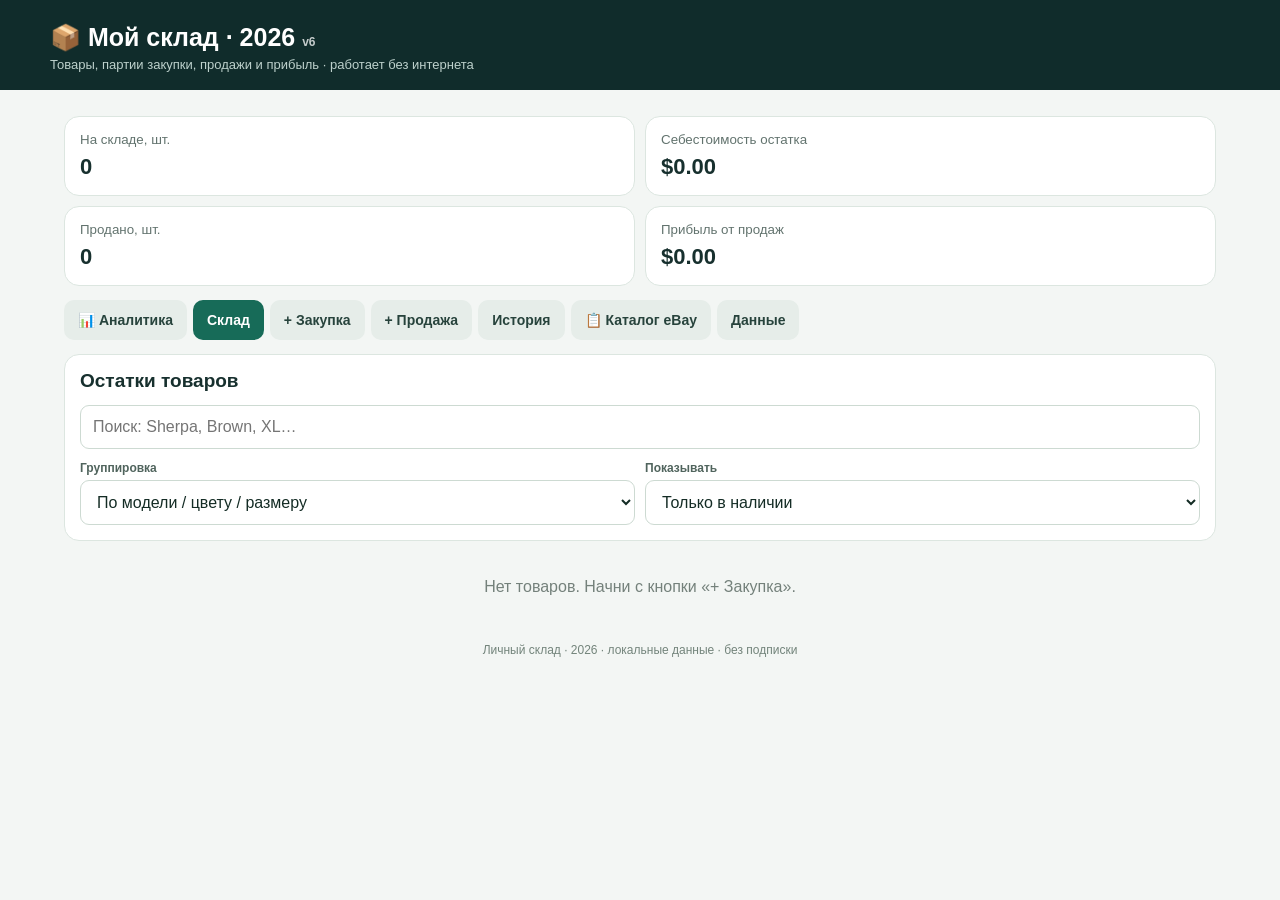
<file: index_sklad_v6_models.html>
<!doctype html><html lang="ru"><head><meta charset="utf-8"><meta name="viewport" content="width=device-width,initial-scale=1,viewport-fit=cover"><title>Мой склад · 2026</title><meta name="theme-color" content="#102c2b"><style>:root{font-family:-apple-system,BlinkMacSystemFont,'Segoe UI',sans-serif;color:#17302e;background:#f3f6f4}*{box-sizing:border-box}body{margin:0}header{background:#102c2b;color:white;padding:23px 17px 18px}h1{font-size:25px;margin:0 0 5px}header p{margin:0;color:#bdd1cc;font-size:13px}.wrap{max-width:850px;margin:auto;padding:14px 14px 90px}.stats{display:grid;grid-template-columns:repeat(2,1fr);gap:10px;margin:12px 0}.stat,.panel,.item{background:white;border:1px solid #dce6e0;border-radius:15px;padding:15px}.stat small{display:block;color:#62736e;margin-bottom:7px}.stat strong{font-size:22px}nav{display:flex;gap:6px;overflow:auto;margin:14px 0}nav button{white-space:nowrap;background:#e6ede9;color:#27433c}button{border:0;border-radius:10px;padding:12px 14px;font-size:14px;font-weight:650;cursor:pointer}nav button.active,.primary{background:#176b58;color:white}button.secondary{background:#e8eeea;color:#23473e}button.danger{background:#fbe9e8;color:#a72f27}.panel{margin-bottom:12px}h2{font-size:19px;margin:0 0 13px}h3{margin:4px 0 8px;font-size:16px}label{display:block;font-size:12px;font-weight:650;color:#50645d;margin:12px 0 5px}input,select,textarea{width:100%;padding:12px;font:inherit;border:1px solid #cddad2;border-radius:9px;background:white;color:#142c25}input:focus,select:focus{outline:2px solid #88c4b0}textarea{min-height:66px}.two{display:grid;grid-template-columns:repeat(2,minmax(0,1fr));gap:10px}.three{display:grid;grid-template-columns:repeat(3,minmax(0,1fr));gap:9px}.muted{font-size:12px;color:#6a7a73}.line{display:flex;justify-content:space-between;gap:10px;align-items:center;margin:7px 0}.line>div{min-width:0}.item{margin:8px 0}.pill{display:inline-block;background:#e5f3ec;border-radius:20px;padding:4px 8px;font-size:12px;color:#176b58}.small{font-size:13px}.money{font-variant-numeric:tabular-nums}.hidden{display:none!important}.buttons{display:flex;gap:7px;flex-wrap:wrap;margin-top:13px}.empty{padding:25px;text-align:center;color:#74817b}.note{background:#eff6f1;border-left:3px solid #176b58;padding:10px;border-radius:7px;font-size:12px;line-height:1.5}table{width:100%;border-collapse:collapse;font-size:13px}td,th{padding:9px 5px;border-bottom:1px solid #e5eae7;text-align:left}td:last-child,th:last-child{text-align:right}.scroll{overflow-x:auto}footer{text-align:center;color:#73847b;font-size:12px;margin:22px 0}@media(max-width:400px){.three{grid-template-columns:1fr 1fr}.stat strong{font-size:19px}}#catalogList .item{border-left:4px solid #176b58}.catalog-fields{display:grid;grid-template-columns:1fr 1fr;gap:9px}.catalog-fields input{margin-top:3px}.catalog-summary{margin:10px 0}.warn{background:#fff4e3;border-left:3px solid #b7791f;padding:11px;border-radius:8px;font-size:13px}button:disabled{opacity:.55;cursor:not-allowed}#catalogList{display:grid;grid-template-columns:repeat(3,minmax(0,1fr));gap:12px;align-items:start}#catalogList .item{margin:0;min-width:0;overflow:hidden}#catalogList .line{align-items:flex-start;flex-wrap:wrap}#catalogList strong{overflow-wrap:anywhere}.cat-groups{display:flex;flex-wrap:wrap;gap:7px;margin:12px 0}.cat-groups button{background:#e6ede9;color:#23473e;padding:9px 12px}.cat-groups button.selected{background:#176b58;color:#fff}.cat-group-title{grid-column:1/-1;font-size:17px;font-weight:750;margin:15px 0 0;padding:8px 2px;border-bottom:2px solid #d5e4dc}.cat-card-head{cursor:pointer;list-style:none}.cat-card-head::-webkit-details-marker{display:none}.cat-card-head .pill{margin-top:7px}.cat-card-body{padding-top:12px;border-top:1px solid #e5eae7;margin-top:10px}.cat-card-head .muted{margin-top:4px}@media(max-width:800px){#catalogList{grid-template-columns:repeat(2,minmax(0,1fr))}}@media(max-width:520px){#catalogList{grid-template-columns:1fr}}@media(min-width:1000px){.wrap{max-width:1180px!important}header>div{max-width:1180px!important}} 
/* Компактный каталог v4 */
#catalogList{grid-template-columns:repeat(3,minmax(0,1fr));gap:13px;align-items:start}
.listing-card{border:1px solid #dce7e2;border-radius:16px;background:#fff;overflow:hidden;box-shadow:0 3px 12px rgba(16,60,47,.055);min-width:0;transition:box-shadow .15s}
.listing-card:hover{box-shadow:0 8px 24px rgba(16,60,47,.12)}
.listing-card details{width:100%}.listing-summary{list-style:none;cursor:pointer;padding:14px}.listing-summary::-webkit-details-marker{display:none}
.listing-top{display:flex;gap:10px;align-items:flex-start}.listing-icon{height:38px;width:38px;min-width:38px;display:flex;align-items:center;justify-content:center;border-radius:11px;background:#eaf2ee;color:#246f59;font-size:22px;font-weight:700}
.listing-heading{min-width:0;flex:1}.listing-name{font-weight:720;font-size:13px;line-height:1.36;display:-webkit-box;-webkit-line-clamp:2;-webkit-box-orient:vertical;overflow:hidden;min-height:35px}.listing-sub{font-size:11px;color:#75847d;margin-top:4px}
.listing-numbers{display:flex;align-items:center;justify-content:space-between;gap:5px;margin:12px 0 8px;font-size:11px;color:#597268}.listing-quantity{background:#e5f3ec;border-radius:8px;padding:5px 8px;color:#176b58}.listing-quantity b{font-size:15px}.listing-price{font-size:11px;text-align:right}
.variant-preview{border-top:1px solid #eef2ef;padding-top:5px;max-height:112px;overflow:auto}.variant-row{display:flex;align-items:center;gap:6px;font-size:11px;padding:5px 2px;border-bottom:1px solid #f2f4f2}.variant-size{font-weight:700;flex:1;min-width:0;overflow:hidden;text-overflow:ellipsis;white-space:nowrap}.variant-ebay{color:#1c7359}.variant-ebay small{font-size:10px;color:#7d8a84}.variant-home{color:#82918a;min-width:49px;text-align:right}
.listing-foot{display:flex;justify-content:space-between;gap:8px;color:#72857b;font-size:10px;margin-top:10px}.listing-foot span:last-child{color:#176b58;font-weight:700;white-space:nowrap}
.listing-edit{border-top:1px solid #e3eae6;background:#f9fbfa;padding:12px}.variant-editor{padding:12px 0;border-top:1px solid #e1eae5}.variant-editor-title{font-weight:700;font-size:12px;margin-bottom:8px}.variant-editor .buttons{margin-top:7px}
.cat-group-title{font-size:15px;font-weight:800;margin:18px 0 0;padding:10px 4px;border-bottom:2px solid #dce9e2}
@media(max-width:850px){#catalogList{grid-template-columns:repeat(2,minmax(0,1fr))}}@media(max-width:540px){#catalogList{grid-template-columns:1fr}.listing-name{font-size:14px}}
</style><style>
.dashboard-grid{display:grid;grid-template-columns:repeat(4,minmax(0,1fr));gap:10px;margin:12px 0}.dash-tile{background:#fff;border:1px solid #dce6e0;border-radius:15px;padding:17px;min-width:0}.dash-tile small{display:block;color:#62736e;font-size:12px;margin-bottom:8px}.dash-tile strong{font-size:23px;letter-spacing:-.6px}.dash-tile em{display:block;font-size:11px;color:#718078;font-style:normal;margin-top:6px}.analytics-wrap{margin-bottom:14px}.age-bar{display:flex;height:13px;border-radius:20px;overflow:hidden;background:#e5eae7;margin:13px 0}.age-legend{display:flex;flex-wrap:wrap;gap:9px 18px;font-size:12px}.age-legend span:before{content:' ';display:inline-block;width:9px;height:9px;border-radius:3px;background:var(--dot);margin-right:6px}.age-action{display:flex;gap:7px;flex-wrap:wrap;margin-top:14px}.age-action button{background:#edf2ef;color:#244b40;padding:9px 11px}.age-action button.active{background:#176b58;color:#fff}.offer-box{border:1px solid #d7e5de;border-radius:12px;padding:13px;background:#f8fbf9;margin-top:12px}.offer-output{display:flex;justify-content:space-between;gap:8px;padding:10px 0;border-bottom:1px solid #e2ebe5}.offer-output:last-child{border:0}.offer-output b{font-size:18px}.cost-unknown{color:#a65e21}.batch-line{background:#f0f5f2;border-radius:8px;padding:8px;margin:6px 0;font-size:12px}.hintline{font-size:12px;color:#687b72;line-height:1.5}.cat-card-head .listing-name{font-size:14px!important;line-height:1.35}.listing-icon{opacity:.8;transform:scale(.86)}@media(max-width:850px){.dashboard-grid{grid-template-columns:repeat(2,minmax(0,1fr))}}@media(max-width:450px){.dash-tile strong{font-size:20px}}
</style></head><body><header><div style="max-width:850px;margin:auto"><h1>📦 Мой склад · 2026 <span style="font-size:12px;opacity:.75">v6</span></h1><p>Товары, партии закупки, продажи и прибыль · работает без интернета</p></div></header><main class="wrap"><div class="stats"><div class="stat"><small>На складе, шт.</small><strong id="sQty">0</strong></div><div class="stat"><small>Себестоимость остатка</small><strong id="sCost">$0</strong></div><div class="stat"><small>Продано, шт.</small><strong id="sSold">0</strong></div><div class="stat"><small>Прибыль от продаж</small><strong id="sProfit">$0</strong></div></div><nav><button data-tab="analytics">📊 Аналитика</button><button class="active" data-tab="stock">Склад</button><button data-tab="buy">+ Закупка</button><button data-tab="sell">+ Продажа</button><button data-tab="sales">История</button><button data-tab="catalog">📋 Каталог eBay</button><button data-tab="settings">Данные</button></nav><section id="analytics" class="hidden"><div class="panel analytics-wrap"><h2>Куда вложены деньги</h2><p class="hintline">Состояние физического склада на текущий момент. Только подтверждённые остатки; непроверенные вещи не считаются нулевыми.</p><div class="dashboard-grid"><div class="dash-tile"><small>Физически подтверждено</small><strong id="aUnits">0 шт.</strong><em id="aUnitsNote">Пока не пересчитано</em></div><div class="dash-tile"><small>Известная себестоимость</small><strong id="aValue">$0.00</strong><em id="aValueNote">Не весь склад оценён</em></div><div class="dash-tile"><small>Вариантов проверено</small><strong id="aChecked">0 / 0</strong><em>Остальные требуют пересчёта</em></div><div class="dash-tile"><small>Залежавшийся товар</small><strong id="aOld">—</strong><em>Закуплен более года назад</em></div></div><div class="warn" id="aWarning">Сумма неполная, пока не указаны остатки и себестоимость всех вещей.</div></div><div class="panel"><h2>Возраст запасов</h2><p class="hintline">Возраст рассчитывается по датам закупок, а не по дате объявления на eBay. Если год неизвестен, товар попадает в «Дата неизвестна».</p><div id="ageBar" class="age-bar"></div><div id="ageLegend" class="age-legend"></div><div class="age-action" id="ageActions"></div><div id="ageItems"></div></div><div class="panel"><h2>Проверить предложение покупателя</h2><p class="hintline">Расчёт ориентировочный. После фактической продажи учитывай Order earnings из eBay — конечную сумму после удержаний.</p><div class="two"><div><label>Оффер покупателя, $</label><input type="number" min="0" step="0.01" id="offerPrice" placeholder="65"></div><div><label>Закупка за штуку, $</label><input type="number" min="0" step="0.01" id="offerCost" placeholder="59.99"></div><div><label>Оценка удержаний, %</label><input type="number" min="0" max="99" step="0.1" id="offerFee" value="15"></div><div><label>Прочие удержания, $</label><input type="number" min="0" step="0.01" id="offerOther" value="0"></div></div><div id="offerResult" class="offer-box">Введи цену оффера и себестоимость.</div></div></section><section id="stock"><div class="panel"><h2>Остатки товаров</h2><input id="search" placeholder="Поиск: Sherpa, Brown, XL…"><div class="two"><div><label>Группировка</label><select id="group"><option value="variant">По модели / цвету / размеру</option><option value="model">По моделям</option></select></div><div><label>Показывать</label><select id="show"><option value="available">Только в наличии</option><option value="all">Все, включая проданные</option></select></div></div></div><div id="stockList"></div></section><section id="buy" class="hidden"><div class="panel"><h2>Добавить партию</h2><p class="muted">Одна запись — одинаковые модель, цвет, размер и закупочная цена. Другой размер или цена — новая партия.</p><form id="buyForm"><label>Модель / название *</label><input id="bModel" required placeholder="Carhartt FR Sherpa Vest" list="modelList"><datalist id="modelList"></datalist><div class="two"><div><label>Цвет *</label><input id="bColor" required placeholder="Brown"></div><div><label>Размер *</label><input id="bSize" required placeholder="XL"></div></div><div class="two"><div><label>Количество *</label><input id="bQty" type="number" min="1" step="1" required value="1"></div><div><label>Цена закупки за 1 шт., $ *</label><input id="bCost" type="number" min="0" step="0.01" required placeholder="49.99"></div></div><div class="two"><div><label>Дата закупки</label><input id="bDate" type="date"></div><div><label>Магазин</label><input id="bStore" placeholder="Sierra / Estate Sale"></div></div><label>Комментарий / номер заказа</label><input id="bNote" placeholder="Например, E444... или gift card"><div class="note">Если часть суммы оплачена подарочной картой, вводи фактическую себестоимость товара по выбранному принципу. Историю номинала и бонусов можно указать в комментарии.</div><div class="buttons"><button class="primary" type="submit">Сохранить закупку</button></div></form></div></section><section id="sell" class="hidden"><div class="panel"><h2>Записать продажу</h2><form id="sellForm"><label>Какой товар продан? *</label><select id="vVariant" required></select><label>Партия закупки (себестоимость подставляется автоматически)</label><select id="vBatch" required></select><div id="batchInfo" class="note" style="margin-top:10px">Выбери товар</div><div class="two"><div><label>Дата продажи</label><input id="vDate" type="date"></div><div><label>Количество *</label><input id="vQty" type="number" min="1" step="1" value="1" required></div></div><div class="two"><div><label>Цена продажи за 1 шт., $ *</label><input id="vPrice" type="number" min="0" step="0.01" required placeholder="99.99"></div><div><label>Доставка, полученная от покупателя, всего $</label><input id="vShipping" type="number" min="0" step="0.01" value="0"></div></div><div class="two"><div><label>Площадка</label><select id="vPlatform"><option>eBay</option><option>StockX</option><option>Poshmark</option><option>Mercari</option><option>Depop</option><option>Россия</option><option>Лично</option><option>Другое</option></select></div><div><label>Номер заказа / комментарий</label><input id="vNote" placeholder="Order ID"></div></div><div id="salePreview" class="note" style="margin-top:12px">Заполни сумму продажи, чтобы увидеть прибыль.</div><div class="buttons"><button class="primary" type="submit">Сохранить продажу</button></div></form></div></section><section id="sales" class="hidden"><div class="panel"><h2>История продаж</h2><div class="two"><div><label>Месяц</label><input id="month" type="month"></div><div><label>Площадка</label><select id="platformFilter"><option value="">Все</option><option>eBay</option><option>StockX</option><option>Poshmark</option><option>Mercari</option><option>Depop</option><option>Россия</option><option>Лично</option><option>Другое</option></select></div></div><div id="salesSummary" class="note" style="margin-top:12px"></div></div><div id="salesList"></div></section><section id="catalog" class="hidden"><div class="panel"><h2>Каталог товаров · eBay и домашний склад</h2><p class="small">Каждая карточка — модель товара; внутри отдельные цвета, размеры и объявления eBay. Количество eBay — <b>выставлено</b>, не физический остаток.</p><div class="warn">Физическое количество дома пока неизвестно. Не ставим его равным количеству eBay автоматически. Заполни после пересчёта. Изменения сохраняются только в браузере этого устройства.</div><div class="catalog-summary" id="catalogStats"></div><input id="catalogSearch" placeholder="Найти по названию, размеру, Item ID…"><div class="two"><div><label>Показать</label><select id="catalogFilter"><option value="all">Все товары</option><option value="unchecked">Не проверены</option><option value="checked">Проверены</option></select></div><div><label>Сортировка</label><select id="catalogSort"><option value="name">По названию</option><option value="qty">По количеству на eBay</option></select></div></div><div class="buttons"><button id="catalogExport" class="secondary">Скачать резервную копию каталога</button><button id="catalogCsv" class="secondary">Экспорт каталога CSV</button></div><label>Обновить каталог новым отчётом All active listings CSV</label><input type="file" id="catalogImport" accept=".csv,text/csv"><p class="muted">При обновлении сохраняются твои физические остатки и закупочные цены. Объявления, исчезнувшие из нового отчёта, помечаются как неактивные, но не удаляются.</p></div><div id="catalogGroups" class="cat-groups"></div><div id="catalogList"></div></section><section id="settings" class="hidden"><div class="panel"><h2>Резервная копия</h2><p class="small">Все записи хранятся в памяти браузера на этом устройстве. Сохраняй резервную копию после каждого существенного обновления. Открытие HTML-файла через приложение «Файлы» на iPhone может не обеспечить постоянное сохранение.</p><div class="buttons"><button id="export" class="primary">Скачать резервную копию JSON</button><button id="exportCsv" class="secondary">Экспорт склада CSV</button><button id="salesCsv" class="secondary">Экспорт продаж CSV</button></div><label>Восстановить из резервной копии JSON</label><input id="restore" type="file" accept=".json,application/json"><p class="muted">Восстановление заменит текущие данные. Для переноса между устройствами используй резервную копию.</p></div><div class="panel"><h2>Закупочные партии</h2><p class="muted">Здесь можно проверить отдельные закупки и удалить ошибочную партию, только если по ней нет продаж.</p><div id="batchList"></div></div></section><footer>Личный склад · 2026 · локальные данные · без подписки</footer></main><script>
(()=>{'use strict';const KEY='mikhail_warehouse_2026_v3';let db;try{db=JSON.parse(localStorage.getItem(KEY)||'null')}catch(e){}if(!db||!Array.isArray(db.batches)||!Array.isArray(db.sales))db={batches:[],sales:[]};const $=id=>document.getElementById(id),money=n=>new Intl.NumberFormat('en-US',{style:'currency',currency:'USD'}).format(n||0),round=n=>Math.round((Number(n)+Number.EPSILON)*100)/100,today=()=>new Date().toLocaleDateString('en-CA'),esc=s=>String(s??'').replace(/[&<>"']/g,c=>({'&':'&amp;','<':'&lt;','>':'&gt;','"':'&quot;',"'":'&#39;'}[c])),id=()=>Date.now().toString(36)+Math.random().toString(36).slice(2,9),save=()=>{try{localStorage.setItem(KEY,JSON.stringify(db))}catch(e){alert('Не удалось сохранить данные. Сделай резервную копию: '+e.message)}};function remaining(b){return b.qty-db.sales.filter(s=>s.batchId===b.id).reduce((a,s)=>a+s.qty,0)}function key(b){return [b.model.trim().toLowerCase(),b.color.trim().toLowerCase(),b.size.trim().toLowerCase()].join('|')}function variants(){const m=new Map();for(const b of db.batches){const k=key(b);if(!m.has(k))m.set(k,{key:k,model:b.model,color:b.color,size:b.size,qty:0,cost:0,batches:[]});let v=m.get(k),r=remaining(b);v.qty+=r;v.cost+=r*b.cost;v.batches.push(b)}return [...m.values()].sort((a,b)=>a.model.localeCompare(b.model)||a.color.localeCompare(b.color)||a.size.localeCompare(b.size))}function tab(t){document.querySelectorAll('main section').forEach(x=>x.classList.toggle('hidden',x.id!==t));document.querySelectorAll('nav button').forEach(x=>x.classList.toggle('active',x.dataset.tab===t));render()}document.querySelectorAll('nav button').forEach(b=>b.onclick=()=>tab(b.dataset.tab));function render(){const qty=db.batches.reduce((a,b)=>a+remaining(b),0),cost=db.batches.reduce((a,b)=>a+remaining(b)*b.cost,0),sold=db.sales.reduce((a,s)=>a+s.qty,0),profit=db.sales.reduce((a,s)=>a+s.price*s.qty+s.shipping-s.cost*s.qty,0);$('sQty').textContent=qty;$('sCost').textContent=money(cost);$('sSold').textContent=sold;$('sProfit').textContent=money(profit);const q=$('search').value.trim().toLowerCase(),vs=variants().filter(v=>($('show').value==='all'||v.qty>0)&&[v.model,v.color,v.size].join(' ').toLowerCase().includes(q));let rows=[];if($('group').value==='model'){const mm=new Map();for(const v of vs){if(!mm.has(v.model))mm.set(v.model,{qty:0,cost:0,variants:0});const x=mm.get(v.model);x.qty+=v.qty;x.cost+=v.cost;x.variants++}rows=[...mm].map(([name,x])=>`<div class="item"><div class="line"><strong>${esc(name)}</strong><span class="pill">${x.qty} шт.</span></div><div class="muted">${x.variants} вариантов · себестоимость остатка ${money(x.cost)}</div></div>`)}else rows=vs.map(v=>`<div class="item"><div class="line"><div><strong>${esc(v.model)}</strong><div class="small">${esc(v.color)} · ${esc(v.size)}</div></div><span class="pill">${v.qty} шт.</span></div><div class="muted">Себестоимость остатка: ${money(v.cost)} · партий: ${v.batches.length}</div><div class="small" style="margin-top:7px">${v.batches.filter(b=>remaining(b)>0).map(b=>`${remaining(b)} шт. × ${money(b.cost)} (${esc(b.date||'без даты')})`).join(' · ')||'Нет в наличии'}</div>${v.qty>0?`<div class="buttons"><button class="secondary" data-sell="${esc(v.key)}">Продать</button></div>`:''}</div>`);$('stockList').innerHTML=rows.join('')||'<div class="empty">Нет товаров. Начни с кнопки «+ Закупка».</div>';$('stockList').querySelectorAll('[data-sell]').forEach(b=>b.onclick=()=>{tab('sell');$('vVariant').value=b.dataset.sell;updateBatches()});const old=$('vVariant').value;$('vVariant').innerHTML='<option value="">Выбери модель / цвет / размер</option>'+variants().filter(v=>v.qty>0).map(v=>`<option value="${esc(v.key)}">${esc(v.model)} · ${esc(v.color)} · ${esc(v.size)} (${v.qty} шт.)</option>`).join('');if([...$('vVariant').options].some(o=>o.value===old))$('vVariant').value=old;updateBatches();$('modelList').innerHTML=[...new Set(db.batches.map(b=>b.model))].map(x=>`<option value="${esc(x)}">`).join('');renderSales();renderBatchList()}
function updateBatches(){const v=variants().find(x=>x.key===$('vVariant').value),old=$('vBatch').value;$('vBatch').innerHTML='<option value="">Выбери партию</option>'+(v?v.batches.filter(b=>remaining(b)>0).sort((a,b)=>(a.date||'').localeCompare(b.date||'')).map(b=>`<option value="${esc(b.id)}">${remaining(b)} шт. × ${money(b.cost)} · ${esc(b.date||'без даты')} · ${esc(b.store||'магазин не указан')}</option>`).join(''):'');if([...$('vBatch').options].some(o=>o.value===old))$('vBatch').value=old;else if($('vBatch').options.length===2)$('vBatch').selectedIndex=1;preview()}function preview(){const b=db.batches.find(x=>x.id===$('vBatch').value),qty=Number($('vQty').value)||0,price=Number($('vPrice').value)||0,ship=Number($('vShipping').value)||0;$('batchInfo').textContent=b?`В партии осталось ${remaining(b)} шт. · закупочная цена ${money(b.cost)} за шт.`:'Выбери товар и партию';$('salePreview').textContent=b?`Получено: ${money(price*qty+ship)} · себестоимость: ${money(b.cost*qty)} · прибыль: ${money(price*qty+ship-b.cost*qty)} (без вычета расходов площадки)`:'Выбери партию, чтобы увидеть расчёт'}$('vVariant').onchange=updateBatches;['vBatch','vQty','vPrice','vShipping'].forEach(x=>$(x).addEventListener('input',preview));$('buyForm').onsubmit=e=>{e.preventDefault();const b={id:id(),model:$('bModel').value.trim(),color:$('bColor').value.trim(),size:$('bSize').value.trim(),qty:Number($('bQty').value),cost:round($('bCost').value),date:$('bDate').value,store:$('bStore').value.trim(),note:$('bNote').value.trim()};if(!b.model||!b.color||!b.size||!Number.isInteger(b.qty)||b.qty<1||b.cost<0)return alert('Проверь модель, цвет, размер, количество и цену');db.batches.push(b);save();$('buyForm').reset();$('bQty').value=1;$('bDate').value=today();tab('stock');alert('Партия добавлена на склад')};$('sellForm').onsubmit=e=>{e.preventDefault();const b=db.batches.find(x=>x.id===$('vBatch').value),qty=Number($('vQty').value),price=Number($('vPrice').value),shipping=Number($('vShipping').value||0);if(!b||!Number.isInteger(qty)||qty<1||qty>remaining(b)||price<0||shipping<0)return alert('Проверь партию, количество и суммы. Нельзя продать больше, чем есть на складе.');db.sales.push({id:id(),batchId:b.id,model:b.model,color:b.color,size:b.size,date:$('vDate').value,qty,cost:b.cost,price:round(price),shipping:round(shipping),platform:$('vPlatform').value,note:$('vNote').value.trim()});save();$('sellForm').reset();$('vQty').value=1;$('vShipping').value=0;$('vDate').value=today();tab('sales');alert('Продажа сохранена, остаток уменьшен')};function renderSales(){const month=$('month').value,platform=$('platformFilter').value,ss=db.sales.filter(s=>(!month||s.date.startsWith(month))&&(!platform||s.platform===platform)).sort((a,b)=>b.date.localeCompare(a.date));let received=0,cost=0,qty=0;for(const s of ss){received+=s.price*s.qty+s.shipping;cost+=s.cost*s.qty;qty+=s.qty}$('salesSummary').innerHTML=`Продано: <b>${qty} шт.</b> · Получено: <b>${money(received)}</b> · Себестоимость: <b>${money(cost)}</b> · Прибыль: <b>${money(received-cost)}</b>`;$('salesList').innerHTML=ss.map(s=>`<div class="item"><div class="line"><div><strong>${esc(s.model)}</strong><div class="muted">${esc(s.color)} · ${esc(s.size)} · ${esc(s.date)} · ${esc(s.platform)}</div></div><span class="pill">${s.qty} шт.</span></div><div class="small">Получено ${money(s.price*s.qty+s.shipping)} · закупка ${money(s.cost*s.qty)} · <b>прибыль ${money(s.price*s.qty+s.shipping-s.cost*s.qty)}</b></div>${s.note?`<div class="muted">${esc(s.note)}</div>`:''}<div class="buttons"><button class="danger" data-undo="${esc(s.id)}">Отменить продажу</button></div></div>`).join('')||'<div class="empty">Продаж пока нет.</div>';$('salesList').querySelectorAll('[data-undo]').forEach(x=>x.onclick=()=>{if(confirm('Отменить эту продажу и вернуть товар на склад?')){db.sales=db.sales.filter(s=>s.id!==x.dataset.undo);save();render()}})}function renderBatchList(){$('batchList').innerHTML=[...db.batches].sort((a,b)=>b.date.localeCompare(a.date)).map(b=>`<div class="item"><strong>${esc(b.model)}</strong><div class="small">${esc(b.color)} · ${esc(b.size)} · ${esc(b.date||'без даты')}</div><div class="muted">${remaining(b)} из ${b.qty} шт. · ${money(b.cost)}/шт. · ${esc(b.store)}</div>${b.note?`<div class="muted">${esc(b.note)}</div>`:''}<div class="buttons"><button class="danger" data-remove="${esc(b.id)}" ${remaining(b)!==b.qty?'disabled title="Есть продажи"':''}>Удалить партию</button></div></div>`).join('')||'<div class="empty">Закупок пока нет.</div>';$('batchList').querySelectorAll('[data-remove]').forEach(x=>x.onclick=()=>{const b=db.batches.find(b=>b.id===x.dataset.remove);if(b&&remaining(b)===b.qty&&confirm('Удалить партию без возможности восстановления (кроме резервной копии)?')){db.batches=db.batches.filter(x=>x.id!==b.id);save();render()}})}['search','group','show','month','platformFilter'].forEach(x=>$(x).addEventListener('input',render));function download(name,content,type){const a=document.createElement('a'),u=URL.createObjectURL(new Blob([content],{type}));a.href=u;a.download=name;document.body.appendChild(a);a.click();a.remove();setTimeout(()=>URL.revokeObjectURL(u),1000)}$('export').onclick=()=>download('sklad_2026_backup_'+today()+'.json',JSON.stringify({version:3,exportedAt:new Date().toISOString(),...db},null,2),'application/json');function csv(rows){return '\ufeff'+rows.map(r=>r.map(v=>'"'+String(v??'').replaceAll('"','""')+'"').join(',')).join('\r\n')}$('exportCsv').onclick=()=>download('sklad_2026.csv',csv([['Модель','Цвет','Размер','Дата закупки','Магазин','Закуплено','Осталось','Цена за шт.','Себестоимость остатка','Примечание'],...db.batches.map(b=>[b.model,b.color,b.size,b.date,b.store,b.qty,remaining(b),b.cost,round(remaining(b)*b.cost),b.note])]),'text/csv;charset=utf-8');$('salesCsv').onclick=()=>download('prodazhi_2026.csv',csv([['Дата','Модель','Цвет','Размер','Кол-во','Закупка за шт.','Продажа за шт.','Доставка получена','Получено всего','Прибыль','Площадка','Номер заказа'],...db.sales.map(s=>[s.date,s.model,s.color,s.size,s.qty,s.cost,s.price,s.shipping,round(s.price*s.qty+s.shipping),round(s.price*s.qty+s.shipping-s.cost*s.qty),s.platform,s.note])]),'text/csv;charset=utf-8');$('restore').onchange=async e=>{const f=e.target.files[0];if(!f)return;try{const o=JSON.parse(await f.text());if(!Array.isArray(o.batches)||!Array.isArray(o.sales))throw Error('Неверный формат');if(confirm('Заменить ВСЕ текущие данные данными из файла?')){db={batches:o.batches,sales:o.sales};save();render();alert('Данные восстановлены')}}catch(err){alert('Не удалось прочитать файл: '+err.message)}e.target.value=''};$('bDate').value=today();$('vDate').value=today();render()})();
</script><script>
(()=>{'use strict';
const INITIAL=[{"itemId":"114627759301","title":"Man Silver Jeans Zac","variation":"","ebayQty":1,"price":25.0,"category":"Jeans","sku":""},{"itemId":"114627759318","title":"Man Gap Jeans XL","variation":"","ebayQty":1,"price":25.0,"category":"Jeans","sku":""},{"itemId":"114627804831","title":"Man Emporio Armani Jeans","variation":"","ebayQty":1,"price":40.0,"category":"Jeans","sku":""},{"itemId":"114627804833","title":"Man Gap Jeans XL White","variation":"","ebayQty":1,"price":25.0,"category":"Jeans","sku":""},{"itemId":"115033591790","title":"Hudson & Barrow NO TOUCH KEY Gold-Tone SET OF 3 ~ NEW SEALED","variation":"","ebayQty":1,"price":8.99,"category":"Other Safety & Protective Gear","sku":""},{"itemId":"115548616745","title":"New Men's SPEEDO Short Sleeve Team Apparel Logo T-Shirt","variation":"Size:=M","ebayQty":6,"price":0.0,"category":"T-Shirts","sku":""},{"itemId":"115548616745","title":"New Men's SPEEDO Short Sleeve Team Apparel Logo T-Shirt","variation":"Size:=L","ebayQty":1,"price":0.0,"category":"T-Shirts","sku":""},{"itemId":"115559828535","title":"New Balance Men's Low Cut Trainers 3000 Synthetic Baseball Cleats Size: US 16","variation":"Color:=Black/White","ebayQty":9,"price":0.0,"category":"Men's","sku":""},{"itemId":"115559828535","title":"New Balance Men's Low Cut Trainers 3000 Synthetic Baseball Cleats Size: US 16","variation":"Color:=Blue/White","ebayQty":1,"price":0.0,"category":"Men's","sku":""},{"itemId":"115560938999","title":"Carhartt Flame Resistant FR Signature Denim Dungaree FRB13","variation":"Size:=33W 32L","ebayQty":0,"price":0.0,"category":"Jeans","sku":""},{"itemId":"115560938999","title":"Carhartt Flame Resistant FR Signature Denim Dungaree FRB13","variation":"Size:=42W 32L","ebayQty":1,"price":0.0,"category":"Jeans","sku":""},{"itemId":"115642906643","title":"Brand New Women LOVE ADY Black Tiered Puff Sleeve Dress Large","variation":"","ebayQty":1,"price":29.99,"category":"Dresses","sku":""},{"itemId":"115642926805","title":"Brand New Women LOVE ADY Olive Tiered Puff Sleeve Dress Large","variation":"Size:=L","ebayQty":1,"price":29.99,"category":"Dresses","sku":""},{"itemId":"115642926805","title":"Brand New Women LOVE ADY Olive Tiered Puff Sleeve Dress Large","variation":"Size:=L","ebayQty":1,"price":0.0,"category":"Dresses","sku":""},{"itemId":"115654901922","title":"New With Tags Carhartt Men Super Dux Relaxed Fit Detroit Jacket Greige Gray XL T","variation":"Size:=XL (Tall)","ebayQty":1,"price":124.99,"category":"Coats, Jackets & Vests","sku":""},{"itemId":"115654901922","title":"New With Tags Carhartt Men Super Dux Relaxed Fit Detroit Jacket Greige Gray XL T","variation":"Size:=XL (Tall)","ebayQty":1,"price":0.0,"category":"Coats, Jackets & Vests","sku":""},{"itemId":"115688983770","title":"Man Gap Straight Fit Jeans","variation":"","ebayQty":1,"price":25.0,"category":"Jeans","sku":""},{"itemId":"115702724000","title":"Maier Kaina Baroque patterned mini dress with long sleeves size M","variation":"","ebayQty":1,"price":29.99,"category":"Dresses","sku":""},{"itemId":"115702738290","title":"DESIGUAL malachite green mini dress with three-quarter sleeves Size 40","variation":"","ebayQty":1,"price":59.99,"category":"Dresses","sku":""},{"itemId":"115708366249","title":"Brand New with Tags MYF Women Midi Dress Black/Blue Size M","variation":"","ebayQty":1,"price":49.99,"category":"Dresses","sku":""},{"itemId":"115711199801","title":"Juicy Couture Womens Leopard Print Mini Dress Green Black Size S","variation":"","ebayQty":1,"price":29.99,"category":"Dresses","sku":""},{"itemId":"115711201330","title":"MAISON SCOTCH Women Dress Summer 3/4 Sleeves Casual Round-Neck Mid-Length Size 2","variation":"","ebayQty":1,"price":29.99,"category":"Dresses","sku":""},{"itemId":"115711201753","title":"Marc Jacobs Designer Patterned Long Sleeve Mini Dress Size S","variation":"","ebayQty":1,"price":59.99,"category":"Dresses","sku":""},{"itemId":"115711202306","title":"SIMONA BARBIERI Grey Shirt-Dress With Long Sleeves (size S-M)","variation":"","ebayQty":1,"price":49.99,"category":"Dresses","sku":""},{"itemId":"115711202652","title":"Theory Womens Long Sleeve Ponte Mini Sheath Dress Black Size Small","variation":"","ebayQty":1,"price":34.99,"category":"Dresses","sku":""},{"itemId":"115711203733","title":"Brand New with Tags Scotch & Soda Maison Scotch Maxi Dress pink Size 2/M","variation":"","ebayQty":1,"price":49.99,"category":"Dresses","sku":""},{"itemId":"115711890237","title":"Cabana Life, Women Rashguard UPF 50+ White Color New With The Tag","variation":"","ebayQty":1,"price":39.99,"category":"Swimwear","sku":""},{"itemId":"115715550019","title":"Ralph Lauren Classic Fit Geometric Beige Oxford Dress Shirt Mens Size M","variation":"","ebayQty":1,"price":29.99,"category":"Casual Button-Down Shirts","sku":""},{"itemId":"115715551348","title":"Ralph Lauren Custom Fit Solid Red Oxford Dress Shirt Mens Size M 175/96A","variation":"","ebayQty":1,"price":29.99,"category":"Casual Button-Down Shirts","sku":""},{"itemId":"115715568489","title":"J. Crew Shirt Men's Size M Gray Check Cotton Long Sleeve Button Down","variation":"","ebayQty":1,"price":29.99,"category":"Casual Button-Down Shirts","sku":""},{"itemId":"115715574467","title":"Armani Collezioni Dress Shirt Mens Gray Long Sleeve Formal Cotton Button Up Med","variation":"","ebayQty":1,"price":49.99,"category":"Dress Shirts","sku":""},{"itemId":"115715580213","title":"Calvin Klein Men's Dress Shirt Poplin Solid French-Cuff  Beige Medium","variation":"","ebayQty":1,"price":29.99,"category":"Dress Shirts","sku":""},{"itemId":"115715585749","title":"Michael Kors Men Button Up Shirt Regular Long Sleeves Sky Blue Large","variation":"","ebayQty":1,"price":29.99,"category":"Casual Button-Down Shirts","sku":""},{"itemId":"115715649291","title":"J Crew Stanton Mens Size 32x9 Blue White Star Casual Chino Shorts","variation":"","ebayQty":1,"price":24.99,"category":"Shorts","sku":""},{"itemId":"115715657421","title":"J Crew Club Shorts Men 32W Gray 10\" Chino Flat Front","variation":"","ebayQty":1,"price":24.99,"category":"Shorts","sku":""},{"itemId":"115740353257","title":"Maidenform Targeted Firm Control Wear Your Own Bra Bodybriefer DM5004","variation":"","ebayQty":1,"price":29.99,"category":"Shapewear","sku":""},{"itemId":"115740370707","title":"NWT White Maxi Eyelet Dress by Made With Love Size M","variation":"","ebayQty":1,"price":49.99,"category":"Dresses","sku":""},{"itemId":"115743137701","title":"MIH Jeans Delancey Denim Skirt Pale Indigo Size 27","variation":"","ebayQty":1,"price":19.99,"category":"Skirts","sku":""},{"itemId":"115743141103","title":"J Crew Women Skirt Tan Color - wool - size 4","variation":"","ebayQty":1,"price":24.99,"category":"Skirts","sku":""},{"itemId":"115743144091","title":"DKNY pleated Midi Skirt size 4 Dark Color","variation":"","ebayQty":1,"price":19.99,"category":"Skirts","sku":""},{"itemId":"115756743648","title":"Imperial Women Grey midi dress 3/4 sleeve","variation":"","ebayQty":1,"price":24.99,"category":"Dresses","sku":""},{"itemId":"115756752525","title":"SLIM FIT J Crew Men's Gray Plaid Cotton Dress Shirt SIZE M","variation":"","ebayQty":1,"price":24.99,"category":"Dress Shirts","sku":""},{"itemId":"115769029212","title":"GUY LAROCHE : SWEATER~ KNIT MADE IN ITALY Grey Size S","variation":"","ebayQty":1,"price":34.99,"category":"Sweaters","sku":""},{"itemId":"115801600683","title":"LIU JO ITALY ALPACA GRAY KNIT SHAWL COLLAR CARDIGAN LONG SWEATER S-M","variation":"","ebayQty":1,"price":49.99,"category":"Sweaters","sku":""},{"itemId":"115801639870","title":"Kaisely Knit Sweater Long Sleeves Black Cozy Size Medium","variation":"","ebayQty":1,"price":24.99,"category":"Sweaters","sku":""},{"itemId":"115851067953","title":"New Balance Low-Cut 3000v4 Metal Baseball Cleat Mens Shoes US 16","variation":"","ebayQty":1,"price":29.99,"category":"Men's","sku":""},{"itemId":"115866714450","title":"Maison Scotch Women's Sleeveless Round-Neck Pink Blouse Size M","variation":"","ebayQty":1,"price":29.99,"category":"Tops","sku":""},{"itemId":"115866736574","title":"Robin Womens Sleeveless Long Dress Size US 4","variation":"","ebayQty":1,"price":29.99,"category":"Dresses","sku":""},{"itemId":"115908105547","title":"B-52 by Bull-boxer Men’s Brown Winter Shoes","variation":"US, EU Shoe Size=US: 8, EU: 41","ebayQty":1,"price":0.0,"category":"Boots","sku":""},{"itemId":"115908105547","title":"B-52 by Bull-boxer Men’s Brown Winter Shoes","variation":"US, EU Shoe Size=US: 11, EU: 44","ebayQty":2,"price":0.0,"category":"Boots","sku":""},{"itemId":"116019523186","title":"New Carhartt FR Flame Resistant Force Midweight Hoodie Sweatshirt for Men","variation":"Size:=2XL","ebayQty":1,"price":0.0,"category":"Hoodies & Sweatshirts","sku":""},{"itemId":"116019523186","title":"New Carhartt FR Flame Resistant Force Midweight Hoodie Sweatshirt for Men","variation":"Size:=M","ebayQty":2,"price":0.0,"category":"Hoodies & Sweatshirts","sku":""},{"itemId":"116036692258","title":"Ирина Муравьева - День Ангела","variation":"","ebayQty":1,"price":9.99,"category":"Books","sku":""},{"itemId":"116036700943","title":"Френкс Бернет - Маленький Лорд Фаунтлерой","variation":"","ebayQty":1,"price":9.99,"category":"Books","sku":""},{"itemId":"115908868563","title":"New Carhartt Mens FLAME-RESISTANT QUICK DUCK SHERPA LINED VEST Flame Resistant","variation":"Size:=XL","ebayQty":2,"price":0.0,"category":"Coats, Jackets & Vests","sku":""},{"itemId":"115908868563","title":"New Carhartt Mens FLAME-RESISTANT QUICK DUCK SHERPA LINED VEST Flame Resistant","variation":"Size:=L","ebayQty":2,"price":0.0,"category":"Coats, Jackets & Vests","sku":""},{"itemId":"115908868563","title":"New Carhartt Mens FLAME-RESISTANT QUICK DUCK SHERPA LINED VEST Flame Resistant","variation":"Size:=L (Tall)","ebayQty":3,"price":0.0,"category":"Coats, Jackets & Vests","sku":""},{"itemId":"115908868563","title":"New Carhartt Mens FLAME-RESISTANT QUICK DUCK SHERPA LINED VEST Flame Resistant","variation":"Size:=2XL","ebayQty":4,"price":0.0,"category":"Coats, Jackets & Vests","sku":""},{"itemId":"115908868563","title":"New Carhartt Mens FLAME-RESISTANT QUICK DUCK SHERPA LINED VEST Flame Resistant","variation":"Size:=XL (Tall)","ebayQty":1,"price":0.0,"category":"Coats, Jackets & Vests","sku":""},{"itemId":"115908868563","title":"New Carhartt Mens FLAME-RESISTANT QUICK DUCK SHERPA LINED VEST Flame Resistant","variation":"Size:=2XL (Tall)","ebayQty":1,"price":0.0,"category":"Coats, Jackets & Vests","sku":""},{"itemId":"115908868563","title":"New Carhartt Mens FLAME-RESISTANT QUICK DUCK SHERPA LINED VEST Flame Resistant","variation":"Size:=S","ebayQty":1,"price":0.0,"category":"Coats, Jackets & Vests","sku":""},{"itemId":"115908868563","title":"New Carhartt Mens FLAME-RESISTANT QUICK DUCK SHERPA LINED VEST Flame Resistant","variation":"Size:=M","ebayQty":1,"price":0.0,"category":"Coats, Jackets & Vests","sku":""},{"itemId":"116354057117","title":"Norman Rockwell Christmas Plate Santa in His Workshop 1984","variation":"","ebayQty":1,"price":12.99,"category":"Collector Plates","sku":""},{"itemId":"116354058364","title":"Norman Rockwell Christmas Plate 1985 \"Grandpa Plays Santa\" Knowles Vintage","variation":"","ebayQty":1,"price":12.99,"category":"Collector Plates","sku":""},{"itemId":"116369505633","title":"New Carhartt Mens FLAME-RESISTANT QUICK DUCK VEST Flame Resistant","variation":"Size,=2XL","ebayQty":3,"price":0.0,"category":"Coats, Jackets & Vests","sku":""},{"itemId":"116369505633","title":"New Carhartt Mens FLAME-RESISTANT QUICK DUCK VEST Flame Resistant","variation":"Size,=3XL","ebayQty":4,"price":0.0,"category":"Coats, Jackets & Vests","sku":""},{"itemId":"116401494311","title":"Kokopelli Metal Figure 1.25”x2.3” In Metal Base Weight: 0.6 OZ","variation":"","ebayQty":1,"price":19.99,"category":"Figures & Statues","sku":""},{"itemId":"116401506243","title":"Brass Antique Skeleton Key 2.5\"x0.75 Long","variation":"","ebayQty":1,"price":9.99,"category":"Locks, Keys","sku":""},{"itemId":"116422360347","title":"TWINSET SIMONA BARBIERI Grey Shirt-Dress with Long Sleeves (size S-M)","variation":"","ebayQty":1,"price":49.99,"category":"Dresses","sku":""},{"itemId":"116428713044","title":"Russian Coin - 2 Rubles","variation":"","ebayQty":6,"price":0.99,"category":"Federation (1992-Now)","sku":""},{"itemId":"116428756237","title":"The North Face Berkeley Twill Utility Pants Brown Women's 29\" Inseam Size XL","variation":"","ebayQty":1,"price":24.99,"category":"Pants","sku":""},{"itemId":"116492658357","title":"GUESS Women’s Cold Shoulder Ribbed Top - Size S - Gray","variation":"","ebayQty":1,"price":29.99,"category":"Tops","sku":""},{"itemId":"116492669957","title":"Master Coat Men’s Wool & Puffer Hybrid Vest - Size 48 - Blue - Unique Design","variation":"","ebayQty":1,"price":49.99,"category":"Coats, Jackets & Vests","sku":""},{"itemId":"116507131451","title":"All Saints Sago Sweater Dress Gray Tunic Asymmetrical Hem Cut Out Shoulder US 2","variation":"","ebayQty":1,"price":39.99,"category":"Dresses","sku":""},{"itemId":"116507137231","title":"Women’s KINROSS CASHMERE SWEATER SIZE S GREY","variation":"","ebayQty":1,"price":24.96,"category":"Sweaters","sku":""},{"itemId":"116525604271","title":"Brand New Women YNG Lime Green Short Sleeve Shift Dress Size M","variation":"","ebayQty":1,"price":24.99,"category":"Dresses","sku":""},{"itemId":"116525611011","title":"Zolla Women’s Red Shift Dress with Belt Loops – Size L","variation":"","ebayQty":1,"price":29.99,"category":"Dresses","sku":""},{"itemId":"116636736245","title":"NEW Women NUX Madrid High Waisted Leggings Medium","variation":"","ebayQty":1,"price":24.99,"category":"Activewear Pants","sku":""},{"itemId":"116636737435","title":"Camo Trucker Hat – US Marine Style Skull Embroidery","variation":"","ebayQty":1,"price":9.99,"category":"Hats","sku":""},{"itemId":"116636738277","title":"Black Snapback Hat – “84” Embroidered Number Cap Streetwear Originals Style","variation":"","ebayQty":1,"price":9.99,"category":"Hats","sku":""},{"itemId":"116636751607","title":"Women’s Long Sleeve Jesifee Wool Tunic Dress Navy Blue With Red Pockets Medium","variation":"","ebayQty":1,"price":24.99,"category":"Dresses","sku":""},{"itemId":"116636758216","title":"Heather B Chevron Knit Tunic Sweater Dress Blue V-Neck Women’s Size S","variation":"","ebayQty":1,"price":14.99,"category":"Sweaters","sku":""},{"itemId":"116769151812","title":"New Carhartt FR Flame Resistant Force Midweight Hoodie Sweatshirt for Men","variation":"Size:=S","ebayQty":2,"price":0.0,"category":"Hoodies & Sweatshirts","sku":""},{"itemId":"116769151812","title":"New Carhartt FR Flame Resistant Force Midweight Hoodie Sweatshirt for Men","variation":"Size:=M Tall","ebayQty":4,"price":0.0,"category":"Hoodies & Sweatshirts","sku":""},{"itemId":"116811531436","title":"3 in 1 Quick Wireless Charger for Watch And iPhone","variation":"","ebayQty":1,"price":14.99,"category":"Chargers & Cradles","sku":""},{"itemId":"116816821911","title":"Tesla Design (Genuine) Women's Touchscreen Gloves - Medium","variation":"","ebayQty":1,"price":39.99,"category":"Gloves & Mittens","sku":""},{"itemId":"116369505279","title":"New Carhartt Mens FLAME-RESISTANT QUICK DUCK VEST Flame Resistant","variation":"Size:=L (Tall)","ebayQty":2,"price":0.0,"category":"Coats, Jackets & Vests","sku":""},{"itemId":"116369505279","title":"New Carhartt Mens FLAME-RESISTANT QUICK DUCK VEST Flame Resistant","variation":"Size:=3XL","ebayQty":4,"price":0.0,"category":"Coats, Jackets & Vests","sku":""},{"itemId":"116369505279","title":"New Carhartt Mens FLAME-RESISTANT QUICK DUCK VEST Flame Resistant","variation":"Size:=4XL","ebayQty":4,"price":0.0,"category":"Coats, Jackets & Vests","sku":""},{"itemId":"116904390625","title":"Vintage dp Porzella West Germany Heidelberg Souvenir Plate","variation":"","ebayQty":1,"price":14.99,"category":"Germany","sku":""},{"itemId":"116907507726","title":"Carhartt Long Sleeve FR Mock Neck Midweight Sweatshirt Flame Resistant Force","variation":"Size:=M","ebayQty":3,"price":0.0,"category":"Hoodies & Sweatshirts","sku":""},{"itemId":"116907507726","title":"Carhartt Long Sleeve FR Mock Neck Midweight Sweatshirt Flame Resistant Force","variation":"Size:=S","ebayQty":4,"price":0.0,"category":"Hoodies & Sweatshirts","sku":""},{"itemId":"116907507726","title":"Carhartt Long Sleeve FR Mock Neck Midweight Sweatshirt Flame Resistant Force","variation":"Size:=2XL","ebayQty":1,"price":0.0,"category":"Hoodies & Sweatshirts","sku":""},{"itemId":"116907507726","title":"Carhartt Long Sleeve FR Mock Neck Midweight Sweatshirt Flame Resistant Force","variation":"Size:=L Tall","ebayQty":2,"price":0.0,"category":"Hoodies & Sweatshirts","sku":""},{"itemId":"116907726562","title":"Brand New Black Diamond Jacket Men Soft Shell Jacket Size L - Water Wind Proof","variation":"","ebayQty":1,"price":99.99,"category":"Coats, Jackets & Vests","sku":""},{"itemId":"116907781151","title":"Igloos Youth Bear Cuffed Stocking Hat Pink Bear Beanie Cap One Size New","variation":"","ebayQty":2,"price":14.99,"category":"Hats","sku":""},{"itemId":"116918102817","title":"Massimo Dutti Women’s High-Rise Skinny Jeans – Size EUR 40 / USA 8","variation":"","ebayQty":1,"price":49.99,"category":"Jeans","sku":""},{"itemId":"116918126788","title":"Brand New Roberto Cavalli Women’s Pale Gray Woven Pants – Size 42 (US 8)","variation":"","ebayQty":1,"price":299.99,"category":"Pants","sku":""},{"itemId":"116920243805","title":"Banana Republic Men's Sweater Size XXL Heavy Weight Wool Blend Red Quarter Zip","variation":"","ebayQty":1,"price":19.99,"category":"Sweaters","sku":""},{"itemId":"116920249778","title":"Men’s Johnston & Murphy Quarter Zip Sweater XXL Lambswool Blend Gray Half Zip","variation":"","ebayQty":1,"price":29.99,"category":"Sweaters","sku":""},{"itemId":"116920258255","title":"JWN John W Nordstrom Sweater 100% Cashmere Men's Sz XL V Neck Pullover Red","variation":"","ebayQty":1,"price":44.99,"category":"Sweaters","sku":""},{"itemId":"116920285273","title":"Hugo Boss Men's Long Sleeve Shirt Slim Fit 100% Cotton Black Size XXL","variation":"","ebayQty":1,"price":29.99,"category":"Casual Button-Down Shirts","sku":""},{"itemId":"116921361291","title":"Brand New with Tags Altea Women’s Midi Dress Light Blue Purple Size M","variation":"","ebayQty":1,"price":29.99,"category":"Dresses","sku":""},{"itemId":"116921454137","title":"Hugo Boss Orange Patchaman Polo T-Shirt Men’s XXL Gray Chambray Collar","variation":"","ebayQty":1,"price":24.99,"category":"Polos","sku":""},{"itemId":"116921495897","title":"Women Roberto Cavalli Underwear Shirt With Logo Long Sleeve Size XL EU 52 Italy","variation":"","ebayQty":1,"price":54.99,"category":"Shapewear","sku":""},{"itemId":"116921525697","title":"Club Room Men's Dark Blue Crew Neck Merino Wool Blend Sweater XXL","variation":"","ebayQty":1,"price":14.99,"category":"Sweaters","sku":""},{"itemId":"116921546743","title":"Topo Designs Black Puffer Insulated Wind Resistant Jacket Women’s Size XL","variation":"","ebayQty":1,"price":79.99,"category":"Coats, Jackets & Vests","sku":""},{"itemId":"116922957738","title":"BP Women’s Black Chunky Lace Up Winter Boots Size 8M Quilted Platform Sole","variation":"","ebayQty":1,"price":19.99,"category":"Boots","sku":""},{"itemId":"116933115354","title":"New Carhartt FR Flame Resistant Force Midweight Logo Hoodie Sweatshirt for Men","variation":"Size:=2XL","ebayQty":3,"price":0.0,"category":"Hoodies & Sweatshirts","sku":""},{"itemId":"116933115354","title":"New Carhartt FR Flame Resistant Force Midweight Logo Hoodie Sweatshirt for Men","variation":"Size:=XL (Tall)","ebayQty":3,"price":0.0,"category":"Hoodies & Sweatshirts","sku":""},{"itemId":"116933115354","title":"New Carhartt FR Flame Resistant Force Midweight Logo Hoodie Sweatshirt for Men","variation":"Size:=2XL (Tall)","ebayQty":5,"price":0.0,"category":"Hoodies & Sweatshirts","sku":""},{"itemId":"116933115354","title":"New Carhartt FR Flame Resistant Force Midweight Logo Hoodie Sweatshirt for Men","variation":"Size:=S","ebayQty":5,"price":0.0,"category":"Hoodies & Sweatshirts","sku":""},{"itemId":"116945313966","title":"Polished White Stone with Engraved Star of David Judaica Spiritual Stone 2in","variation":"","ebayQty":1,"price":29.99,"category":"Pendants & Pins","sku":""},{"itemId":"116945335843","title":"Keychain Key Ring New York City J Letter Statue of Liberty Silver Tone Enamel","variation":"","ebayQty":1,"price":9.99,"category":"Modern (1970-Now)","sku":""},{"itemId":"116945349340","title":"New York Souvenir Keychain – Blue Enamel NY Sign Charm – Original Gift","variation":"","ebayQty":1,"price":9.99,"category":"Modern (1970-Now)","sku":""},{"itemId":"116957033117","title":"Carhartt Long Sleeve FR Mock Neck Midweight Sweatshirt Flame Resistant Force","variation":"Size:=S","ebayQty":3,"price":0.0,"category":"Hoodies & Sweatshirts","sku":""},{"itemId":"116957033117","title":"Carhartt Long Sleeve FR Mock Neck Midweight Sweatshirt Flame Resistant Force","variation":"Size:=2XL","ebayQty":4,"price":0.0,"category":"Hoodies & Sweatshirts","sku":""},{"itemId":"116970984889","title":"Burberry Brit Men’s Plaid Long Sleeve Button-Up Shirt Blue Check Size S","variation":"","ebayQty":1,"price":49.99,"category":"Casual Button-Down Shirts","sku":""},{"itemId":"116970992739","title":"New Balance Mens Fresh Foam 3000 V5 Baseball Shoes Multicolor US 16 2E","variation":"","ebayQty":1,"price":24.99,"category":"Athletic Shoes","sku":""},{"itemId":"116992157500","title":"Carhartt Flame Resistant Force Fit Lightweight Long Sleeve Graphic T-Shirt Large","variation":"","ebayQty":1,"price":74.99,"category":"T-Shirts","sku":""},{"itemId":"116992215965","title":"Bogner Women’s Pink Stretch Long Sleeve V-Neck Polo Top EU 36 US S","variation":"","ebayQty":1,"price":24.99,"category":"Tops","sku":""},{"itemId":"116992277751","title":"UGGS MONTCLAIR SNOW BOOTS Women 8 39 Shearling BLACK SUEDE SHEEPSKIN LACE Winter","variation":"","ebayQty":1,"price":49.99,"category":"Boots","sku":""},{"itemId":"117006170354","title":"UGG Capstone Tall Waterproof Winter Boots – Women’s Size 8 (EU 39) - Grey/Black","variation":"","ebayQty":1,"price":64.99,"category":"Boots","sku":""},{"itemId":"117019095325","title":"Andre Assous Vernon Womens US 8.5 Suede Ankle Boot Taupe Front Zip","variation":"","ebayQty":1,"price":24.99,"category":"Boots","sku":""},{"itemId":"117024120109","title":"Nike Womens S Fitted Dri Fit Tank Top Navy Red Athletic Sleeveless","variation":"","ebayQty":1,"price":17.99,"category":"Activewear Tops","sku":""},{"itemId":"117030598937","title":"Carhartt FR Flame Resistant Full Swing Quick Duck Insulated Coat XL Tall 0J2182","variation":"","ebayQty":2,"price":109.99,"category":"Coats, Jackets & Vests","sku":""},{"itemId":"117030615271","title":"Carhartt FR Flame Resistant Full Swing Quick Duck Insulated Coat 2XL 0J2182","variation":"","ebayQty":2,"price":109.99,"category":"Coats, Jackets & Vests","sku":""},{"itemId":"117033627321","title":"DKNY Donna Karan New York Women’s Gray Wool Blend Ankle Pants – Size 10","variation":"","ebayQty":1,"price":24.99,"category":"Pants","sku":""},{"itemId":"117042461499","title":"Vintage Miss Elliette Black Feather Trim Dress Long Sleeve 1960s Size 22","variation":"","ebayQty":1,"price":179.99,"category":"Dresses","sku":""},{"itemId":"117042507901","title":"Tory Burch Black Wool Blend Sheath Dress Size 8 Sleeveless Career Elegant","variation":"","ebayQty":1,"price":99.99,"category":"Dresses","sku":""},{"itemId":"117044308758","title":"Topshop NWT Faux Leather Pants women's US 8 Black Leggings Shiny High Waist Rock","variation":"","ebayQty":1,"price":29.99,"category":"Leggings","sku":""},{"itemId":"117048397506","title":"Bandolino Carlotta Womens Knee High Boots Tall Leather Brown Black Size 6M","variation":"","ebayQty":1,"price":24.99,"category":"Boots","sku":""},{"itemId":"117048435110","title":"Donna Karan New York DKNY Dress Sz L Black White Ruffle Detail Striped Midi Chic","variation":"","ebayQty":1,"price":29.99,"category":"Dresses","sku":""},{"itemId":"117050050229","title":"Farm Rio Straw Platform Sneakers US 9.5 Low Top Rattan Raffia Straw Lug Sole","variation":"","ebayQty":1,"price":49.99,"category":"Athletic Shoes","sku":""},{"itemId":"117055398723","title":"Nike Son of Force Mid Womens 9 Triple White Leather Sneakers 616303-115","variation":"","ebayQty":1,"price":29.99,"category":"Athletic Shoes","sku":""},{"itemId":"117062327389","title":"Hugo Boss Men's 40R Wool Corleone Suit Jacket Blazer Black Plaid No Vent","variation":"","ebayQty":1,"price":79.99,"category":"Suits & Suit Separates","sku":""},{"itemId":"117066345210","title":"Burberry London Velvet Blazer Jacket Navy Blue UK 10 US 8 Made In Italy Women","variation":"","ebayQty":1,"price":189.99,"category":"Coats, Jackets & Vests","sku":""},{"itemId":"117076746276","title":"Marc New York Andrew Marc Suede Leather Jacket Brown Men’s Size XL","variation":"","ebayQty":1,"price":99.99,"category":"Coats, Jackets & Vests","sku":""},{"itemId":"117090915929","title":"HARTJES Casuals Black Suede Comfort Lace Women’s Shoes US 4 EUC AUSTRIA","variation":"","ebayQty":1,"price":39.99,"category":"Comfort Shoes","sku":""},{"itemId":"117094632440","title":"SMART EYEWEAR SMART SPEAKER SUNGLASSES WITH CHARGER AND LENS CLOTH","variation":"","ebayQty":1,"price":39.99,"category":"Smart Glasses","sku":""},{"itemId":"117100460184","title":"Mini Toy 2 Bubble Gum by Moschino 0.17 oz EDT for Women Perfume New in Box","variation":"","ebayQty":3,"price":10.99,"category":"Women's Fragrances","sku":""},{"itemId":"117101740113","title":"Mancera Aoud Black Candy Eau de Parfum 8ml(0.28oz) travel spray","variation":"","ebayQty":1,"price":29.99,"category":"Unisex Fragrances","sku":""},{"itemId":"117101747134","title":"Mancera Crazy For Oud Eau de Parfum 8ml(0.28oz) travel spray","variation":"","ebayQty":1,"price":25.99,"category":"Unisex Fragrances","sku":""},{"itemId":"117101752703","title":"Mancera Aoud Violet  Eau de Parfum 8ml(0.28oz) travel spray","variation":"","ebayQty":4,"price":25.99,"category":"Unisex Fragrances","sku":""},{"itemId":"117101777009","title":"Mancera Black Line Eau de Parfum 8ml(0.28oz) travel spray","variation":"","ebayQty":5,"price":34.99,"category":"Unisex Fragrances","sku":""},{"itemId":"117102197616","title":"SARAH JESSICA PARKER COVET 50ML EDP SPRAY/ 75ML BODY LOTION/ 2.2G SOLID PERFUME","variation":"","ebayQty":10,"price":79.99,"category":"Women's Fragrances","sku":""},{"itemId":"117120678452","title":"Nouveau Contour Intelligent Permanent Make-Up Machine D-4.2 Working w/ Box","variation":"","ebayQty":1,"price":999.99,"category":"Other Healthcare, Lab & Dental","sku":""},{"itemId":"117120718883","title":"Harmonix Digital PMU D9.9 Permanent Makeup Tattoo Machine Foot Pedal & Power Sup","variation":"","ebayQty":1,"price":219.9,"category":"Tattoo Machines","sku":""},{"itemId":"117120741476","title":"Bomtech Digital Pop Permanent Makeup PMU Machine w/ Foot Pedal, Power Supply","variation":"","ebayQty":1,"price":549.99,"category":"Tattoo Machines","sku":""},{"itemId":"117109619496","title":"Adidas Women's Tokyo Sneakers Original Shoes Cream White/Blue JQ0585 US 7.5-9.5","variation":"Choose US Shoe Size (W):=9 1/2","ebayQty":4,"price":0.0,"category":"Athletic Shoes","sku":""},{"itemId":"117109619496","title":"Adidas Women's Tokyo Sneakers Original Shoes Cream White/Blue JQ0585 US 7.5-9.5","variation":"Choose US Shoe Size (W):=7 1/2","ebayQty":2,"price":0.0,"category":"Athletic Shoes","sku":""},{"itemId":"117140778391","title":"Santana Canada Womens 6 Mayer2 Black Short Snow Winter Boots EU 37 NWOB","variation":"","ebayQty":1,"price":129.99,"category":"Boots","sku":""},{"itemId":"117140801933","title":"Vince Arden Black Patent Leather Point Toe Platform Shoes Sz 6 US 36 EU","variation":"","ebayQty":1,"price":49.99,"category":"Heels","sku":""},{"itemId":"117141038832","title":"Carhartt FR Flame Resistant Full Swing Quick Duck Insulated Coat 3XL Grey 0J2182","variation":"","ebayQty":1,"price":119.99,"category":"Coats, Jackets & Vests","sku":""},{"itemId":"117141843382","title":"New Carhartt FR Flame Water Resistant Relaxed Fit Fleece Full Zip Jacket For Men","variation":"Size:=M","ebayQty":1,"price":0.0,"category":"Hoodies & Sweatshirts","sku":""},{"itemId":"117141843382","title":"New Carhartt FR Flame Water Resistant Relaxed Fit Fleece Full Zip Jacket For Men","variation":"Size:=XL","ebayQty":0,"price":0.0,"category":"Hoodies & Sweatshirts","sku":""},{"itemId":"117141843382","title":"New Carhartt FR Flame Water Resistant Relaxed Fit Fleece Full Zip Jacket For Men","variation":"Size:=S","ebayQty":4,"price":0.0,"category":"Hoodies & Sweatshirts","sku":""},{"itemId":"117141843382","title":"New Carhartt FR Flame Water Resistant Relaxed Fit Fleece Full Zip Jacket For Men","variation":"Size:=2XL","ebayQty":4,"price":0.0,"category":"Hoodies & Sweatshirts","sku":""},{"itemId":"117141843382","title":"New Carhartt FR Flame Water Resistant Relaxed Fit Fleece Full Zip Jacket For Men","variation":"Size:=L Tall","ebayQty":2,"price":0.0,"category":"Hoodies & Sweatshirts","sku":""},{"itemId":"117141843382","title":"New Carhartt FR Flame Water Resistant Relaxed Fit Fleece Full Zip Jacket For Men","variation":"Size:=4XL","ebayQty":0,"price":0.0,"category":"Hoodies & Sweatshirts","sku":""},{"itemId":"117141843382","title":"New Carhartt FR Flame Water Resistant Relaxed Fit Fleece Full Zip Jacket For Men","variation":"Size:=3XL Tall","ebayQty":0,"price":0.0,"category":"Hoodies & Sweatshirts","sku":""},{"itemId":"117141844400","title":"Vintage CHANEL No. 5 Eau de Toilette Refillable Spray, 2.5 fl oz / 75 ml Rare","variation":"","ebayQty":1,"price":199.99,"category":"Other Perfume Collectibles","sku":""},{"itemId":"117141844623","title":"VINTAGE CHANEL NO.5 EDT RARE Eau de Toilette 2 fl oz 59ml Sealed Box Collectable","variation":"","ebayQty":3,"price":149.99,"category":"Other Perfume Collectibles","sku":""},{"itemId":"117141845351","title":"JAMES BOND 007 Limited Gold Edition 75 ml/2.5 oz Eau de Toilette Spray - New","variation":"","ebayQty":8,"price":28.99,"category":"Men's Fragrances","sku":""},{"itemId":"117141848457","title":"VINTAGE 1980’S CHANEL PARIS NEW YORK NO. 5 EAU DE TOILETTE 1.7 OZ 50ml SEALED!","variation":"","ebayQty":1,"price":149.99,"category":"Other Perfume Collectibles","sku":""},{"itemId":"117143362183","title":"New Frye Sandra Leather Ankle Boots Womens 9.5 Taupe Side Zip Block Heel Western","variation":"","ebayQty":1,"price":59.99,"category":"Boots","sku":""},{"itemId":"117144665971","title":"Carhartt FR Flame Resistant Full Swing Quick Duck Insulated Coat 4XL Black CAT 4","variation":"","ebayQty":1,"price":119.99,"category":"Coats, Jackets & Vests","sku":""},{"itemId":"117144689486","title":"Carhartt FR Flame Resistant Full Swing Quick Duck Insulated Coat 3XL Black CAT 4","variation":"","ebayQty":1,"price":119.99,"category":"Coats, Jackets & Vests","sku":""},{"itemId":"117148363582","title":"Columbia Titanium Mogul II OutDry Extreme Jacket Womens L Black Waterproof Rain","variation":"","ebayQty":1,"price":169.99,"category":"Coats, Jackets & Vests","sku":""},{"itemId":"117150783288","title":"Anna Sui Fur Trim Embroidered Calf Hair Platform Wedge Mules Clogs EU 37 US 7","variation":"","ebayQty":1,"price":119.99,"category":"Sandals","sku":""},{"itemId":"117154178983","title":"Champion Black Comfort Walking Sneakers Women’s US 7.5 Athletic Lace Up Shoes","variation":"","ebayQty":1,"price":29.99,"category":"Athletic Shoes","sku":""},{"itemId":"117163742420","title":"Rana Piel Men’s Black Genuine Leather Vest Motorcycle Biker Big & Tall EU 64","variation":"","ebayQty":1,"price":109.99,"category":"Coats, Jackets & Vests","sku":""},{"itemId":"117163748814","title":"Vintage Kenzo Studio Women’s Wool Blend Skirt Suit Set Blazer Jacket Size 10","variation":"","ebayQty":1,"price":249.99,"category":"Suits & Suit Separates","sku":""},{"itemId":"117179431333","title":"Rana Piel Men’s Blue Genuine Leather Vest Motorcycle Biker Big & Tall EU 64","variation":"","ebayQty":1,"price":109.99,"category":"Coats, Jackets & Vests","sku":""},{"itemId":"117300881571","title":"Carhartt Flame Resistant High-Visibility Force Long-Sleeve Class 3 Shirt Medium","variation":"","ebayQty":4,"price":54.99,"category":"Casual Button-Down Shirts","sku":""},{"itemId":"117397432040","title":"Carhartt 101618 Flame-Resistant FR Duck Traditional Coat - Insulated Size 2XL","variation":"","ebayQty":1,"price":104.99,"category":"Coats, Jackets & Vests","sku":""},{"itemId":"117397558431","title":"Adidas Gazelle Suede National Team Retro Collection Sneakers Shoes 10.5","variation":"","ebayQty":1,"price":69.99,"category":"Athletic Shoes","sku":""},{"itemId":"117397571733","title":"Adidas Yeezy Slide Dark Onyx ID5103 Men’s Size 9 Black Slides Sandals","variation":"","ebayQty":1,"price":59.99,"category":"Athletic Shoes","sku":""},{"itemId":"117397594348","title":"New Balance 550 Sea Salt Pack Marsh Green Men's Sport Shoe BB550CPE","variation":"Size:=8.5","ebayQty":3,"price":0.0,"category":"Athletic Shoes","sku":""},{"itemId":"117397594348","title":"New Balance 550 Sea Salt Pack Marsh Green Men's Sport Shoe BB550CPE","variation":"Size:=9","ebayQty":0,"price":0.0,"category":"Athletic Shoes","sku":""},{"itemId":"117397594348","title":"New Balance 550 Sea Salt Pack Marsh Green Men's Sport Shoe BB550CPE","variation":"Size:=9.5","ebayQty":3,"price":0.0,"category":"Athletic Shoes","sku":""},{"itemId":"117397594348","title":"New Balance 550 Sea Salt Pack Marsh Green Men's Sport Shoe BB550CPE","variation":"Size:=10","ebayQty":1,"price":0.0,"category":"Athletic Shoes","sku":""},{"itemId":"117400350153","title":"Vilebrequin Women’s One Piece Swimsuit Geometric Print Tie Strap US 8 EU 38","variation":"","ebayQty":1,"price":99.99,"category":"Swimwear","sku":""},{"itemId":"117475303205","title":"New Carhartt Mens FLAME-RESISTANT QUICK DUCK SHERPA LINED VEST Flame Resistant","variation":"Size:=M","ebayQty":3,"price":0.0,"category":"Coats, Jackets & Vests","sku":""},{"itemId":"117475303205","title":"New Carhartt Mens FLAME-RESISTANT QUICK DUCK SHERPA LINED VEST Flame Resistant","variation":"Size:=S","ebayQty":1,"price":0.0,"category":"Coats, Jackets & Vests","sku":""},{"itemId":"117475303205","title":"New Carhartt Mens FLAME-RESISTANT QUICK DUCK SHERPA LINED VEST Flame Resistant","variation":"Size:=L","ebayQty":4,"price":0.0,"category":"Coats, Jackets & Vests","sku":""},{"itemId":"117475303205","title":"New Carhartt Mens FLAME-RESISTANT QUICK DUCK SHERPA LINED VEST Flame Resistant","variation":"Size:=XL (Tall)","ebayQty":2,"price":0.0,"category":"Coats, Jackets & Vests","sku":""},{"itemId":"117475303205","title":"New Carhartt Mens FLAME-RESISTANT QUICK DUCK SHERPA LINED VEST Flame Resistant","variation":"Size:=2XL (Tall)","ebayQty":2,"price":0.0,"category":"Coats, Jackets & Vests","sku":""}];
const KEY='mikhail_ebay_catalog_v1';let catalog;
const $=id=>document.getElementById(id);
const esc=s=>String(s??'').replace(/[&<>"']/g,c=>({'&':'&amp;','<':'&lt;','>':'&gt;','"':'&quot;',"'":'&#39;'}[c]));
const identity=x=>x.itemId+'|'+(x.variation||'').trim().toLowerCase();
function seed(){let old={};try{old=JSON.parse(localStorage.getItem(KEY)||'{}')}catch(e){};let a=Array.isArray(old.items)?old.items:[];const map=new Map(a.map(x=>[identity(x),x]));for(const x of INITIAL){const k=identity(x);if(!map.has(k))map.set(k,{...x,homeQty:null,unitCost:null,verified:false,active:true,note:''})}catalog={items:[...map.values()]};persist()}
function persist(){try{localStorage.setItem(KEY,JSON.stringify(catalog))}catch(e){alert('Не удалось сохранить каталог: '+e.message)}}
function download(name,content,type){const a=document.createElement('a'),u=URL.createObjectURL(new Blob([content],{type}));a.href=u;a.download=name;document.body.appendChild(a);a.click();a.remove();setTimeout(()=>URL.revokeObjectURL(u),2000)}
const money=n=>'$'+Number(n||0).toFixed(2);
let chosenCategory='Все';
function categoryOf(x){const t=(x.title+' '+(x.category||'')).toLowerCase();if(t.includes('carhartt'))return 'Carhartt';if(/sneaker|shoe|boot|cleat|sandal|mule|slipper|trainer|footwear|new balance|nike|adidas|asics|hoka|ugg|кроссов/.test(t))return 'Обувь';if(/vest|jacket|coat|hoodie|shirt|jeans|pants|sweater|sweatshirt|dress|skirt|blazer|swimsuit|apparel|clothing|polo|top|shorts|jersey/.test(t))return 'Одежда';return 'Разное'}
function shortName(x){let t=x.title.replace(/\b(new with tags|brand new|new without tags|authentic|genuine)\b/gi,'').replace(/\s+/g,' ').trim();return t.length>83?t.slice(0,80).trim()+'…':t}
function iconFor(c){return c==='Обувь'?'◉':c==='Carhartt'?'▦':c==='Одежда'?'♧':'◈'}
function sizeOf(x){let v=x.variation||'';let m=v.match(/(?:size|размер)\s*[:=]+\s*([^,;|]+)/i);if(m)return m[1].trim();m=x.title.match(/(?:size|sz|us|eu)\s*[:#-]?\s*(\d+(?:\.\d+)?|[234]?XL|XXL|XS|S|M|L|XL)(?:\b|$)/i);return m?m[1]:(v?v:'Единый вариант')}
function modelKey(x){
  // Merge distinct eBay listings for the same model, while keeping each original record.
  let t=(x.title||'').toLowerCase().replace(/&/g,' and ').replace(/[^a-z0-9]+/g,' ').trim();
  t=t.replace(/\b(?:brand new|new with tags|new without tags|nwt|nwot|new|mens|men|womens|women|unisex|size|sz|us size)\b/g,' ');
  t=t.replace(/\b(?:x small|x large|xx small|xx large|small|medium|large|xl tall|2xl tall|3xl tall|4xl tall|xs|xxs|s|m|l|xl|xxl|xxxl|2xl|3xl|4xl|5xl|6xl|\d+(?:\.\d+)?(?:w|m|t)?)\b/g,' ');
  t=t.replace(/\b(?:brown|dark navy|navy|black|grey|gray|white|blue|green|red|tan|beige|khaki)\b/g,' ');
  return t.replace(/\s+/g,' ').trim()||('item:'+x.itemId);
}
function colorOf(x){const v=x.variation||'';const m=v.match(/(?:color|colour)\s*[:=]+\s*([^,;|]+)/i);if(m)return m[1].trim();const c=(x.title||'').match(/\b(dark navy|navy|brown|black|grey|gray|white|blue|green|red|tan|beige|khaki)\b/i);return c?c[1]:'—'}
function displayModel(x){let t=x.title||'';t=t.replace(/\b(?:size|sz|US size)\s*[:#-]?\s*(?:\d+(?:\.\d+)?|[234]?XL|XXL|XS|S|M|L|XL)(?:\b|$)/gi,'');t=t.replace(/\b(?:brand new|new with tags|new without tags)\b/gi,'');return t.trim()}
function render(){const all=catalog.items,verified=all.filter(x=>x.verified&&x.homeQty!==null),qty=verified.reduce((s,x)=>s+Number(x.homeQty||0),0),value=verified.reduce((s,x)=>s+(Number(x.homeQty||0)*Number(x.unitCost||0)),0);
$('catalogStats').innerHTML=`<div class="note"><b>${all.filter(x=>x.active!==false).length}</b> активных вариантов · <b>${verified.length}</b> проверено · <b>${all.length-verified.length}</b> не проверено<br>Физически пересчитано: <b>${qty} шт.</b> · известная себестоимость проверенного остатка: <b>${money(value)}</b> (неполные данные). <b>Сводка и возраст товара — во вкладке «Аналитика».</b></div>`;
let q=$('catalogSearch').value.trim().toLowerCase(),filter=$('catalogFilter').value;
let filtered=all.filter(x=>[x.title,x.variation,x.itemId,x.sku].join(' ').toLowerCase().includes(q)).filter(x=>filter==='all'||(filter==='checked'?x.verified:!x.verified));
const cats=['Все','Carhartt','Обувь','Одежда','Разное'];
$('catalogGroups').innerHTML=cats.map(c=>`<button type="button" data-cat="${esc(c)}" class="${chosenCategory===c?'selected':''}">${esc(c)} (${filtered.filter(x=>c==='Все'||categoryOf(x)===c).length})</button>`).join('');
$('catalogGroups').querySelectorAll('[data-cat]').forEach(b=>b.onclick=()=>{chosenCategory=b.dataset.cat;render()});
if(chosenCategory!=='Все')filtered=filtered.filter(x=>categoryOf(x)===chosenCategory);
filtered.sort((a,b)=>$('catalogSort').value==='qty'?b.ebayQty-a.ebayQty:categoryOf(a).localeCompare(categoryOf(b))||a.title.localeCompare(b.title)||a.variation.localeCompare(b.variation));
const grouped=new Map();for(const x of filtered){const key=modelKey(x)+'|'+categoryOf(x);if(!grouped.has(key))grouped.set(key,[]);grouped.get(key).push(x)}
let prev='';$('catalogList').innerHTML=[...grouped.values()].map(items=>{const x=items[0],c=categoryOf(x),heading=chosenCategory==='Все'&&c!==prev?`<div class="cat-group-title">${esc(c)}</div>`:'';prev=c;const count=items.reduce((n,z)=>n+Number(z.ebayQty||0),0);const confirmed=items.filter(z=>z.verified).length;const variants=items.map(z=>`<div class="variant-row"><div class="variant-size">${esc(colorOf(z))} · ${esc(sizeOf(z))}</div><div class="variant-ebay">${z.ebayQty} <small>eBay</small></div><div class="variant-home">${z.verified?esc(z.homeQty)+' дома':'— дома'}</div></div>`).join('');const editors=items.map(z=>{let i=all.indexOf(z);return `<div class="variant-editor"><div class="variant-editor-title">${esc(colorOf(z))} · ${esc(sizeOf(z))} · eBay ${z.ebayQty} шт. · Item ID ${esc(z.itemId)}</div><div class="catalog-fields"><div><label>Физически дома, шт.</label><input data-i="${i}" data-field="homeQty" type="number" min="0" step="1" placeholder="Не проверено" value="${z.homeQty===null?'':esc(z.homeQty)}"></div><div><label>Закупка за шт., $</label><input data-i="${i}" data-field="unitCost" type="number" min="0" step="0.01" placeholder="Неизвестно" value="${z.unitCost===null?'':esc(z.unitCost)}"></div></div><div class="two"><div><label>Год / дата закупки</label><input data-i="${i}" data-field="purchaseDate" type="date" value="${esc(z.purchaseDate||'')}"></div><div><label>Точность цены</label><select data-i="${i}" data-field="costConfidence"><option value="exact" ${z.costConfidence==='exact'?'selected':''}>Точная</option><option value="estimated" ${z.costConfidence==='estimated'?'selected':''}>Примерная</option><option value="unknown" ${!z.costConfidence||z.costConfidence==='unknown'?'selected':''}>Неизвестна</option></select></div></div><div class="hintline">Если знаешь только год, укажи 1 января этого года и пометь в заметках «только год». Для разных цен закупки используй учёт партий в разделе «Закупка».</div><label>Заметки / партии</label><input data-i="${i}" data-field="note" placeholder="Например, Sierra, $49.99" value="${esc(z.note||'')}"><div class="buttons"><button class="${z.verified?'secondary':'primary'}" data-verify="${i}">${z.verified?'✓ Проверено':'Подтвердить пересчёт'}</button></div></div>`}).join('');const price=items.find(z=>Number(z.price)>0)?.price;return heading+`<article class="listing-card"><details><summary class="listing-summary"><div class="listing-top"><div class="listing-icon" aria-hidden="true">${iconFor(c)}</div><div class="listing-heading"><div class="listing-name">${esc(displayModel(x))}</div><div class="listing-sub">${esc(c)} · ${items.length} ${items.length===1?'вариант':'вариантов'}</div></div></div><div class="listing-numbers"><span class="listing-quantity"><b>${count}</b> на eBay</span><span class="listing-price">${price?money(price):'Цена не указана'}</span></div><div class="variant-preview">${variants}</div><div class="listing-foot"><span>${confirmed===items.length?'✓ Проверено':confirmed?confirmed+' из '+items.length+' проверено':'Остаток дома не проверен'}</span><span>Редактировать ↗</span></div></summary><div class="listing-edit"><div class="muted" style="margin-bottom:9px">Все размеры, цвета и исходные объявления eBay сохранены отдельно. Проверь объединение моделей с похожими названиями.</div>${editors}</div></details></article>`}).join('')||'<div class="empty">Ничего не найдено</div>';
$('catalogList').querySelectorAll('[data-field]').forEach(el=>el.onchange=()=>{let x=all[Number(el.dataset.i)],f=el.dataset.field;if(f==='note'||f==='purchaseDate'||f==='costConfidence')x[f]=el.value;else if(el.value.trim()==='')x[f]=null;else{let v=Number(el.value);if(!Number.isFinite(v)||v<0||(f==='homeQty'&&!Number.isInteger(v))){alert('Введи корректное неотрицательное число');render();return}x[f]=v}if(f==='homeQty')x.verified=false;persist();render();if(window.refreshAnalytics)window.refreshAnalytics()});
$('catalogList').querySelectorAll('[data-verify]').forEach(el=>el.onclick=()=>{let x=all[Number(el.dataset.verify)];if(x.homeQty===null){alert('Сначала укажи физическое количество дома, даже если оно равно нулю');return}x.verified=!x.verified;persist();render();if(window.refreshAnalytics)window.refreshAnalytics()});
}
['catalogSearch','catalogFilter','catalogSort'].forEach(k=>$(k).addEventListener('input',render));
$('catalogExport').onclick=()=>download('ebay_catalog_backup_2026.json',JSON.stringify({version:1,...catalog},null,2),'application/json');
$('catalogCsv').onclick=()=>{const rows=[['Item ID','Название','Вариант','Выставлено eBay','Дома','Закупка за шт.','Проверено','Активно','Заметка'],...catalog.items.map(x=>[x.itemId,x.title,x.variation,x.ebayQty,x.homeQty??'',x.unitCost??'',x.verified?'Да':'Нет',x.active===false?'Нет':'Да',x.note||''])];download('ebay_catalog_2026.csv','\ufeff'+rows.map(row=>row.map(v=>'"'+String(v??'').replaceAll('"','""')+'"').join(',')).join('\r\n'),'text/csv;charset=utf-8')};
function parseCsv(t){let result=[],row=[],field='',quoted=false;for(let i=0;i<t.length;i++){let c=t[i];if(quoted){if(c==='"'&&t[i+1]==='"'){field+='"';i++}else if(c==='"')quoted=false;else field+=c}else if(c==='"')quoted=true;else if(c===','){row.push(field);field=''}else if(c==='\n'){row.push(field.replace(/\r$/,''));result.push(row);row=[];field=''}else field+=c}if(field||row.length){row.push(field);result.push(row)}return result}
$('catalogImport').onchange=async e=>{let file=e.target.files[0];if(!file)return;try{let rows=parseCsv((await file.text()).replace(/^\ufeff/,'')),headers=rows.shift(),records=rows.filter(r=>r.length>1).map(r=>Object.fromEntries(headers.map((h,i)=>[h,r[i]||''])));if(!headers.includes('Item number')||!headers.includes('Available quantity'))throw Error('Это не отчёт All active listings eBay');let multi=new Set(records.filter(r=>r['Variation details']).map(r=>r['Item number']));let updated=records.filter(r=>!(multi.has(r['Item number'])&&(!r['Variation details']||r['Variation details'].includes(';')))).map(r=>({itemId:r['Item number'],title:r.Title,variation:r['Variation details']||'',ebayQty:Number(r['Available quantity']||0),price:Number(r['Current price']||0),sku:r['Custom label (SKU)']||'',category:r['eBay category 1 name']||'',active:true}));if(!updated.length)throw Error('В отчёте не найдено товаров');if(!confirm(`Обновить каталог по ${updated.length} строкам отчёта? Физические остатки и цены закупки будут сохранены.`))return;let m=new Map(catalog.items.map(x=>[identity(x),x]));catalog.items.forEach(x=>x.active=false);for(let x of updated){let k=identity(x),old=m.get(k);if(old)Object.assign(old,x);else{let item={...x,homeQty:null,unitCost:null,verified:false,note:''};catalog.items.push(item);m.set(k,item)}}persist();render();alert('Каталог обновлён. Физические остатки сохранены.')}catch(err){alert('Ошибка импорта: '+err.message)}finally{e.target.value=''}};
seed();render();

let selectedAge='all';
function ageClass(x){if(!x.purchaseDate)return 'unknown';let d=new Date(x.purchaseDate+'T12:00:00');if(!Number.isFinite(d.getTime()))return 'unknown';let days=(Date.now()-d.getTime())/86400000;return days<92?'recent':days<365?'medium':days<730?'old':'veryold'}
function refreshAnalytics(){
const items=catalog.items||[],checked=items.filter(x=>x.verified&&x.homeQty!==null),known=checked.filter(x=>x.unitCost!==null&&x.unitCost!==''&&Number.isFinite(Number(x.unitCost))),units=checked.reduce((n,x)=>n+Number(x.homeQty||0),0),value=known.reduce((n,x)=>n+Number(x.homeQty||0)*Number(x.unitCost),0),missing=checked.filter(x=>x.unitCost===null||x.unitCost===''||!Number.isFinite(Number(x.unitCost))),unverified=items.length-checked.length;
$('aUnits').textContent=units+' шт.';$('aUnitsNote').textContent=checked.length+' вариантов пересчитано';$('aValue').textContent=money(value);$('aValueNote').textContent=known.length+' вариантов с известной ценой';$('aChecked').textContent=checked.length+' / '+items.length;
$('aWarning').textContent=(unverified||missing.length)?'Это НЕ полная стоимость склада: '+unverified+' вариантов не пересчитано, у '+missing.length+' пересчитанных вариантов нет цены закупки. Сумма показана только по известным данным.':'Все варианты пересчитаны и имеют цену закупки. Проверь также вещи, не выставленные на eBay.';
const defs=[['recent','До 3 месяцев','#24866d'],['medium','3–12 месяцев','#6a9fc3'],['old','1–2 года','#dfa647'],['veryold','Более 2 лет','#bb6c62'],['unknown','Дата неизвестна','#aab3ae']];let stats={};defs.forEach(([k])=>stats[k]={qty:0,value:0});for(const x of checked){let k=ageClass(x);stats[k].qty+=Number(x.homeQty||0);if(x.unitCost!==null&&x.unitCost!==''&&Number.isFinite(Number(x.unitCost)))stats[k].value+=Number(x.homeQty||0)*Number(x.unitCost)}
let total=Object.values(stats).reduce((n,x)=>n+x.qty,0);$('aOld').textContent=(stats.old.qty+stats.veryold.qty)+' шт.';$('ageBar').innerHTML=defs.map(([k,n,c])=>`<div title="${n}: ${stats[k].qty} шт." style="background:${c};width:${total?stats[k].qty/total*100:0}%"></div>`).join('');$('ageLegend').innerHTML=defs.map(([k,n,c])=>`<span style="--dot:${c}">${n}: <b>${stats[k].qty} шт.</b> · ${money(stats[k].value)}</span>`).join('');
$('ageActions').innerHTML=[['all','Все'],...defs.map(([k,n])=>[k,n])].map(([k,n])=>`<button type="button" data-age="${k}" class="${selectedAge===k?'active':''}">${n}</button>`).join('');$('ageActions').querySelectorAll('button').forEach(b=>b.onclick=()=>{selectedAge=b.dataset.age;refreshAnalytics()});
let filtered=checked.filter(x=>Number(x.homeQty)>0&&(selectedAge==='all'||ageClass(x)===selectedAge));$('ageItems').innerHTML=filtered.length?'<div class="scroll"><table><thead><tr><th>Товар</th><th>Дата</th><th>Дома</th><th>Себестоимость</th></tr></thead><tbody>'+filtered.sort((a,b)=>(a.purchaseDate||'').localeCompare(b.purchaseDate||'')).slice(0,100).map(x=>`<tr><td>${esc(x.title)}<div class="muted">${esc(x.variation||'')}</div></td><td>${esc(x.purchaseDate||'—')}</td><td>${x.homeQty}</td><td>${x.unitCost===null?'неизвестна':money(Number(x.unitCost)*Number(x.homeQty))}</td></tr>`).join('')+'</tbody></table></div>':'<div class="empty">В этой группе пока нет подтверждённых остатков.</div>';
}
window.refreshAnalytics=refreshAnalytics;
function refreshOffer(){let p=Number($('offerPrice').value),c=Number($('offerCost').value),f=Number($('offerFee').value),o=Number($('offerOther').value);if(!$('offerPrice').value||!$('offerCost').value||![p,c,f,o].every(Number.isFinite)||f>=100||p<0||c<0||f<0||o<0){$('offerResult').textContent='Укажи неотрицательные цену оффера и себестоимость; удержания должны быть меньше 100%.';return}let net=p*(1-f/100)-o,profit=net-c,breakEven=(c+o)/(1-f/100);$('offerResult').innerHTML=`<div class="offer-output"><span>Примерный Order earnings</span><b>${money(net)}</b></div><div class="offer-output"><span>Прибыль / убыток</span><b style="color:${profit>=0?'#176b58':'#b33f36'}">${profit>=0?'+':'−'}${money(Math.abs(profit))}</b></div><div class="offer-output"><span>Примерная цена безубыточности</span><b>${money(breakEven)}</b></div><div class="hintline">Без точных комиссий, доставки и рекламы это оценка, а не гарантированный результат.</div>`}
['offerPrice','offerCost','offerFee','offerOther'].forEach(id=>$(id).addEventListener('input',refreshOffer));refreshOffer();refreshAnalytics();
})();
</script></body></html>
</file>
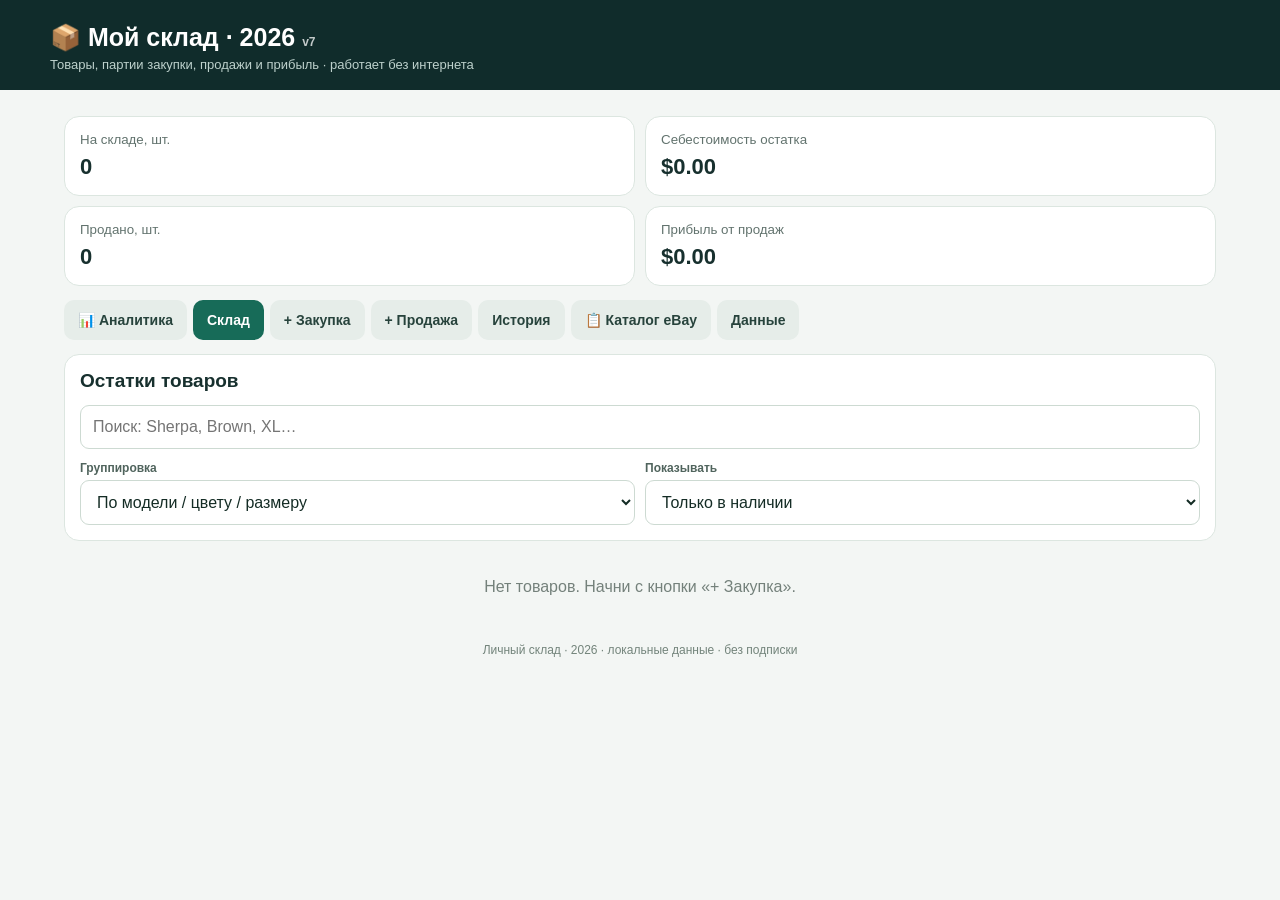
<file: index_sklad_v7_uniform.html>
<!doctype html><html lang="ru"><head><meta charset="utf-8"><meta name="viewport" content="width=device-width,initial-scale=1,viewport-fit=cover"><title>Мой склад · 2026</title><meta name="theme-color" content="#102c2b"><style>:root{font-family:-apple-system,BlinkMacSystemFont,'Segoe UI',sans-serif;color:#17302e;background:#f3f6f4}*{box-sizing:border-box}body{margin:0}header{background:#102c2b;color:white;padding:23px 17px 18px}h1{font-size:25px;margin:0 0 5px}header p{margin:0;color:#bdd1cc;font-size:13px}.wrap{max-width:850px;margin:auto;padding:14px 14px 90px}.stats{display:grid;grid-template-columns:repeat(2,1fr);gap:10px;margin:12px 0}.stat,.panel,.item{background:white;border:1px solid #dce6e0;border-radius:15px;padding:15px}.stat small{display:block;color:#62736e;margin-bottom:7px}.stat strong{font-size:22px}nav{display:flex;gap:6px;overflow:auto;margin:14px 0}nav button{white-space:nowrap;background:#e6ede9;color:#27433c}button{border:0;border-radius:10px;padding:12px 14px;font-size:14px;font-weight:650;cursor:pointer}nav button.active,.primary{background:#176b58;color:white}button.secondary{background:#e8eeea;color:#23473e}button.danger{background:#fbe9e8;color:#a72f27}.panel{margin-bottom:12px}h2{font-size:19px;margin:0 0 13px}h3{margin:4px 0 8px;font-size:16px}label{display:block;font-size:12px;font-weight:650;color:#50645d;margin:12px 0 5px}input,select,textarea{width:100%;padding:12px;font:inherit;border:1px solid #cddad2;border-radius:9px;background:white;color:#142c25}input:focus,select:focus{outline:2px solid #88c4b0}textarea{min-height:66px}.two{display:grid;grid-template-columns:repeat(2,minmax(0,1fr));gap:10px}.three{display:grid;grid-template-columns:repeat(3,minmax(0,1fr));gap:9px}.muted{font-size:12px;color:#6a7a73}.line{display:flex;justify-content:space-between;gap:10px;align-items:center;margin:7px 0}.line>div{min-width:0}.item{margin:8px 0}.pill{display:inline-block;background:#e5f3ec;border-radius:20px;padding:4px 8px;font-size:12px;color:#176b58}.small{font-size:13px}.money{font-variant-numeric:tabular-nums}.hidden{display:none!important}.buttons{display:flex;gap:7px;flex-wrap:wrap;margin-top:13px}.empty{padding:25px;text-align:center;color:#74817b}.note{background:#eff6f1;border-left:3px solid #176b58;padding:10px;border-radius:7px;font-size:12px;line-height:1.5}table{width:100%;border-collapse:collapse;font-size:13px}td,th{padding:9px 5px;border-bottom:1px solid #e5eae7;text-align:left}td:last-child,th:last-child{text-align:right}.scroll{overflow-x:auto}footer{text-align:center;color:#73847b;font-size:12px;margin:22px 0}@media(max-width:400px){.three{grid-template-columns:1fr 1fr}.stat strong{font-size:19px}}#catalogList .item{border-left:4px solid #176b58}.catalog-fields{display:grid;grid-template-columns:1fr 1fr;gap:9px}.catalog-fields input{margin-top:3px}.catalog-summary{margin:10px 0}.warn{background:#fff4e3;border-left:3px solid #b7791f;padding:11px;border-radius:8px;font-size:13px}button:disabled{opacity:.55;cursor:not-allowed}#catalogList{display:grid;grid-template-columns:repeat(3,minmax(0,1fr));gap:12px;align-items:start}#catalogList .item{margin:0;min-width:0;overflow:hidden}#catalogList .line{align-items:flex-start;flex-wrap:wrap}#catalogList strong{overflow-wrap:anywhere}.cat-groups{display:flex;flex-wrap:wrap;gap:7px;margin:12px 0}.cat-groups button{background:#e6ede9;color:#23473e;padding:9px 12px}.cat-groups button.selected{background:#176b58;color:#fff}.cat-group-title{grid-column:1/-1;font-size:17px;font-weight:750;margin:15px 0 0;padding:8px 2px;border-bottom:2px solid #d5e4dc}.cat-card-head{cursor:pointer;list-style:none}.cat-card-head::-webkit-details-marker{display:none}.cat-card-head .pill{margin-top:7px}.cat-card-body{padding-top:12px;border-top:1px solid #e5eae7;margin-top:10px}.cat-card-head .muted{margin-top:4px}@media(max-width:800px){#catalogList{grid-template-columns:repeat(2,minmax(0,1fr))}}@media(max-width:520px){#catalogList{grid-template-columns:1fr}}@media(min-width:1000px){.wrap{max-width:1180px!important}header>div{max-width:1180px!important}} 
/* Компактный каталог v4 */
#catalogList{grid-template-columns:repeat(3,minmax(0,1fr));gap:13px;align-items:start}
.listing-card{border:1px solid #dce7e2;border-radius:16px;background:#fff;overflow:hidden;box-shadow:0 3px 12px rgba(16,60,47,.055);min-width:0;transition:box-shadow .15s}
.listing-card:hover{box-shadow:0 8px 24px rgba(16,60,47,.12)}
.listing-card details{width:100%}.listing-summary{list-style:none;cursor:pointer;padding:14px}.listing-summary::-webkit-details-marker{display:none}
.listing-top{display:flex;gap:10px;align-items:flex-start}.listing-icon{height:38px;width:38px;min-width:38px;display:flex;align-items:center;justify-content:center;border-radius:11px;background:#eaf2ee;color:#246f59;font-size:22px;font-weight:700}
.listing-heading{min-width:0;flex:1}.listing-name{font-weight:720;font-size:13px;line-height:1.36;display:-webkit-box;-webkit-line-clamp:2;-webkit-box-orient:vertical;overflow:hidden;min-height:35px}.listing-sub{font-size:11px;color:#75847d;margin-top:4px}
.listing-numbers{display:flex;align-items:center;justify-content:space-between;gap:5px;margin:12px 0 8px;font-size:11px;color:#597268}.listing-quantity{background:#e5f3ec;border-radius:8px;padding:5px 8px;color:#176b58}.listing-quantity b{font-size:15px}.listing-price{font-size:11px;text-align:right}
.variant-preview{border-top:1px solid #eef2ef;padding-top:5px;max-height:112px;overflow:auto}.variant-row{display:flex;align-items:center;gap:6px;font-size:11px;padding:5px 2px;border-bottom:1px solid #f2f4f2}.variant-size{font-weight:700;flex:1;min-width:0;overflow:hidden;text-overflow:ellipsis;white-space:nowrap}.variant-ebay{color:#1c7359}.variant-ebay small{font-size:10px;color:#7d8a84}.variant-home{color:#82918a;min-width:49px;text-align:right}
.listing-foot{display:flex;justify-content:space-between;gap:8px;color:#72857b;font-size:10px;margin-top:10px}.listing-foot span:last-child{color:#176b58;font-weight:700;white-space:nowrap}
.listing-edit{border-top:1px solid #e3eae6;background:#f9fbfa;padding:12px}.variant-editor{padding:12px 0;border-top:1px solid #e1eae5}.variant-editor-title{font-weight:700;font-size:12px;margin-bottom:8px}.variant-editor .buttons{margin-top:7px}
.cat-group-title{font-size:15px;font-weight:800;margin:18px 0 0;padding:10px 4px;border-bottom:2px solid #dce9e2}
@media(max-width:850px){#catalogList{grid-template-columns:repeat(2,minmax(0,1fr))}}@media(max-width:540px){#catalogList{grid-template-columns:1fr}.listing-name{font-size:14px}}
</style><style>
.dashboard-grid{display:grid;grid-template-columns:repeat(4,minmax(0,1fr));gap:10px;margin:12px 0}.dash-tile{background:#fff;border:1px solid #dce6e0;border-radius:15px;padding:17px;min-width:0}.dash-tile small{display:block;color:#62736e;font-size:12px;margin-bottom:8px}.dash-tile strong{font-size:23px;letter-spacing:-.6px}.dash-tile em{display:block;font-size:11px;color:#718078;font-style:normal;margin-top:6px}.analytics-wrap{margin-bottom:14px}.age-bar{display:flex;height:13px;border-radius:20px;overflow:hidden;background:#e5eae7;margin:13px 0}.age-legend{display:flex;flex-wrap:wrap;gap:9px 18px;font-size:12px}.age-legend span:before{content:' ';display:inline-block;width:9px;height:9px;border-radius:3px;background:var(--dot);margin-right:6px}.age-action{display:flex;gap:7px;flex-wrap:wrap;margin-top:14px}.age-action button{background:#edf2ef;color:#244b40;padding:9px 11px}.age-action button.active{background:#176b58;color:#fff}.offer-box{border:1px solid #d7e5de;border-radius:12px;padding:13px;background:#f8fbf9;margin-top:12px}.offer-output{display:flex;justify-content:space-between;gap:8px;padding:10px 0;border-bottom:1px solid #e2ebe5}.offer-output:last-child{border:0}.offer-output b{font-size:18px}.cost-unknown{color:#a65e21}.batch-line{background:#f0f5f2;border-radius:8px;padding:8px;margin:6px 0;font-size:12px}.hintline{font-size:12px;color:#687b72;line-height:1.5}.cat-card-head .listing-name{font-size:14px!important;line-height:1.35}.listing-icon{opacity:.8;transform:scale(.86)}@media(max-width:850px){.dashboard-grid{grid-template-columns:repeat(2,minmax(0,1fr))}}@media(max-width:450px){.dash-tile strong{font-size:20px}}

/* v7: uniform cards and modal detail, no arbitrary icons or nested card scrolling */
#catalogList{align-items:stretch!important;gap:14px!important}
#catalogList .listing-card{height:178px!important;min-height:178px!important;max-height:178px!important;overflow:visible!important;border-left:1px solid #dce7e2!important;box-shadow:0 2px 10px rgba(18,53,43,.055)!important}
#catalogList .listing-card details{height:100%}
#catalogList .listing-summary{height:100%;display:flex;flex-direction:column;padding:16px!important}
#catalogList .listing-top{min-height:54px}
#catalogList .listing-name{font-size:13px!important;line-height:1.4!important;min-height:36px;max-height:37px}
#catalogList .listing-sub{font-size:11px}
#catalogList .listing-numbers{margin:9px 0 7px}
#catalogList .listing-variants-note{font-size:11px;color:#6a8177;white-space:nowrap;overflow:hidden;text-overflow:ellipsis}
#catalogList .listing-foot{margin-top:auto;border-top:1px solid #edf2ef;padding-top:9px}
#catalogList .listing-foot span:last-child{font-size:11px}
#catalogList .listing-edit{position:fixed;z-index:1101;top:50%;left:50%;transform:translate(-50%,-50%);width:min(760px,calc(100vw - 24px));max-height:min(86vh,850px);overflow-y:auto;background:#fff;border:1px solid #dce6e0;border-radius:18px;padding:20px;box-shadow:0 24px 90px rgba(0,0,0,.28)}
#catalogList details:not([open]) .listing-edit{display:none}
#catalogList details[open]::before{content:'';position:fixed;inset:0;background:rgba(12,27,24,.54);z-index:1100}
.listing-edit-bar{display:flex;justify-content:space-between;align-items:center;gap:12px;padding-bottom:14px;margin-bottom:12px;border-bottom:1px solid #e4ebe6;font-size:16px}
.listing-edit-bar button{white-space:nowrap;padding:9px 12px}
#catalogList .listing-card:hover{box-shadow:0 5px 16px rgba(18,53,43,.11)!important}
@media(max-width:540px){#catalogList .listing-card{height:168px!important;min-height:168px!important;max-height:168px!important}.listing-edit-bar{font-size:13px}}
</style></head><body><header><div style="max-width:850px;margin:auto"><h1>📦 Мой склад · 2026 <span style="font-size:12px;opacity:.75">v7</span></h1><p>Товары, партии закупки, продажи и прибыль · работает без интернета</p></div></header><main class="wrap"><div class="stats"><div class="stat"><small>На складе, шт.</small><strong id="sQty">0</strong></div><div class="stat"><small>Себестоимость остатка</small><strong id="sCost">$0</strong></div><div class="stat"><small>Продано, шт.</small><strong id="sSold">0</strong></div><div class="stat"><small>Прибыль от продаж</small><strong id="sProfit">$0</strong></div></div><nav><button data-tab="analytics">📊 Аналитика</button><button class="active" data-tab="stock">Склад</button><button data-tab="buy">+ Закупка</button><button data-tab="sell">+ Продажа</button><button data-tab="sales">История</button><button data-tab="catalog">📋 Каталог eBay</button><button data-tab="settings">Данные</button></nav><section id="analytics" class="hidden"><div class="panel analytics-wrap"><h2>Куда вложены деньги</h2><p class="hintline">Состояние физического склада на текущий момент. Только подтверждённые остатки; непроверенные вещи не считаются нулевыми.</p><div class="dashboard-grid"><div class="dash-tile"><small>Физически подтверждено</small><strong id="aUnits">0 шт.</strong><em id="aUnitsNote">Пока не пересчитано</em></div><div class="dash-tile"><small>Известная себестоимость</small><strong id="aValue">$0.00</strong><em id="aValueNote">Не весь склад оценён</em></div><div class="dash-tile"><small>Вариантов проверено</small><strong id="aChecked">0 / 0</strong><em>Остальные требуют пересчёта</em></div><div class="dash-tile"><small>Залежавшийся товар</small><strong id="aOld">—</strong><em>Закуплен более года назад</em></div></div><div class="warn" id="aWarning">Сумма неполная, пока не указаны остатки и себестоимость всех вещей.</div></div><div class="panel"><h2>Возраст запасов</h2><p class="hintline">Возраст рассчитывается по датам закупок, а не по дате объявления на eBay. Если год неизвестен, товар попадает в «Дата неизвестна».</p><div id="ageBar" class="age-bar"></div><div id="ageLegend" class="age-legend"></div><div class="age-action" id="ageActions"></div><div id="ageItems"></div></div><div class="panel"><h2>Проверить предложение покупателя</h2><p class="hintline">Расчёт ориентировочный. После фактической продажи учитывай Order earnings из eBay — конечную сумму после удержаний.</p><div class="two"><div><label>Оффер покупателя, $</label><input type="number" min="0" step="0.01" id="offerPrice" placeholder="65"></div><div><label>Закупка за штуку, $</label><input type="number" min="0" step="0.01" id="offerCost" placeholder="59.99"></div><div><label>Оценка удержаний, %</label><input type="number" min="0" max="99" step="0.1" id="offerFee" value="15"></div><div><label>Прочие удержания, $</label><input type="number" min="0" step="0.01" id="offerOther" value="0"></div></div><div id="offerResult" class="offer-box">Введи цену оффера и себестоимость.</div></div></section><section id="stock"><div class="panel"><h2>Остатки товаров</h2><input id="search" placeholder="Поиск: Sherpa, Brown, XL…"><div class="two"><div><label>Группировка</label><select id="group"><option value="variant">По модели / цвету / размеру</option><option value="model">По моделям</option></select></div><div><label>Показывать</label><select id="show"><option value="available">Только в наличии</option><option value="all">Все, включая проданные</option></select></div></div></div><div id="stockList"></div></section><section id="buy" class="hidden"><div class="panel"><h2>Добавить партию</h2><p class="muted">Одна запись — одинаковые модель, цвет, размер и закупочная цена. Другой размер или цена — новая партия.</p><form id="buyForm"><label>Модель / название *</label><input id="bModel" required placeholder="Carhartt FR Sherpa Vest" list="modelList"><datalist id="modelList"></datalist><div class="two"><div><label>Цвет *</label><input id="bColor" required placeholder="Brown"></div><div><label>Размер *</label><input id="bSize" required placeholder="XL"></div></div><div class="two"><div><label>Количество *</label><input id="bQty" type="number" min="1" step="1" required value="1"></div><div><label>Цена закупки за 1 шт., $ *</label><input id="bCost" type="number" min="0" step="0.01" required placeholder="49.99"></div></div><div class="two"><div><label>Дата закупки</label><input id="bDate" type="date"></div><div><label>Магазин</label><input id="bStore" placeholder="Sierra / Estate Sale"></div></div><label>Комментарий / номер заказа</label><input id="bNote" placeholder="Например, E444... или gift card"><div class="note">Если часть суммы оплачена подарочной картой, вводи фактическую себестоимость товара по выбранному принципу. Историю номинала и бонусов можно указать в комментарии.</div><div class="buttons"><button class="primary" type="submit">Сохранить закупку</button></div></form></div></section><section id="sell" class="hidden"><div class="panel"><h2>Записать продажу</h2><form id="sellForm"><label>Какой товар продан? *</label><select id="vVariant" required></select><label>Партия закупки (себестоимость подставляется автоматически)</label><select id="vBatch" required></select><div id="batchInfo" class="note" style="margin-top:10px">Выбери товар</div><div class="two"><div><label>Дата продажи</label><input id="vDate" type="date"></div><div><label>Количество *</label><input id="vQty" type="number" min="1" step="1" value="1" required></div></div><div class="two"><div><label>Цена продажи за 1 шт., $ *</label><input id="vPrice" type="number" min="0" step="0.01" required placeholder="99.99"></div><div><label>Доставка, полученная от покупателя, всего $</label><input id="vShipping" type="number" min="0" step="0.01" value="0"></div></div><div class="two"><div><label>Площадка</label><select id="vPlatform"><option>eBay</option><option>StockX</option><option>Poshmark</option><option>Mercari</option><option>Depop</option><option>Россия</option><option>Лично</option><option>Другое</option></select></div><div><label>Номер заказа / комментарий</label><input id="vNote" placeholder="Order ID"></div></div><div id="salePreview" class="note" style="margin-top:12px">Заполни сумму продажи, чтобы увидеть прибыль.</div><div class="buttons"><button class="primary" type="submit">Сохранить продажу</button></div></form></div></section><section id="sales" class="hidden"><div class="panel"><h2>История продаж</h2><div class="two"><div><label>Месяц</label><input id="month" type="month"></div><div><label>Площадка</label><select id="platformFilter"><option value="">Все</option><option>eBay</option><option>StockX</option><option>Poshmark</option><option>Mercari</option><option>Depop</option><option>Россия</option><option>Лично</option><option>Другое</option></select></div></div><div id="salesSummary" class="note" style="margin-top:12px"></div></div><div id="salesList"></div></section><section id="catalog" class="hidden"><div class="panel"><h2>Каталог товаров · eBay и домашний склад</h2><p class="small">Каждая карточка — модель товара; внутри отдельные цвета, размеры и объявления eBay. Количество eBay — <b>выставлено</b>, не физический остаток.</p><div class="warn">Физическое количество дома пока неизвестно. Не ставим его равным количеству eBay автоматически. Заполни после пересчёта. Изменения сохраняются только в браузере этого устройства.</div><div class="catalog-summary" id="catalogStats"></div><input id="catalogSearch" placeholder="Найти по названию, размеру, Item ID…"><div class="two"><div><label>Показать</label><select id="catalogFilter"><option value="all">Все товары</option><option value="unchecked">Не проверены</option><option value="checked">Проверены</option></select></div><div><label>Сортировка</label><select id="catalogSort"><option value="name">По названию</option><option value="qty">По количеству на eBay</option></select></div></div><div class="buttons"><button id="catalogExport" class="secondary">Скачать резервную копию каталога</button><button id="catalogCsv" class="secondary">Экспорт каталога CSV</button></div><label>Обновить каталог новым отчётом All active listings CSV</label><input type="file" id="catalogImport" accept=".csv,text/csv"><p class="muted">При обновлении сохраняются твои физические остатки и закупочные цены. Объявления, исчезнувшие из нового отчёта, помечаются как неактивные, но не удаляются.</p></div><div id="catalogGroups" class="cat-groups"></div><div id="catalogList"></div></section><section id="settings" class="hidden"><div class="panel"><h2>Резервная копия</h2><p class="small">Все записи хранятся в памяти браузера на этом устройстве. Сохраняй резервную копию после каждого существенного обновления. Открытие HTML-файла через приложение «Файлы» на iPhone может не обеспечить постоянное сохранение.</p><div class="buttons"><button id="export" class="primary">Скачать резервную копию JSON</button><button id="exportCsv" class="secondary">Экспорт склада CSV</button><button id="salesCsv" class="secondary">Экспорт продаж CSV</button></div><label>Восстановить из резервной копии JSON</label><input id="restore" type="file" accept=".json,application/json"><p class="muted">Восстановление заменит текущие данные. Для переноса между устройствами используй резервную копию.</p></div><div class="panel"><h2>Закупочные партии</h2><p class="muted">Здесь можно проверить отдельные закупки и удалить ошибочную партию, только если по ней нет продаж.</p><div id="batchList"></div></div></section><footer>Личный склад · 2026 · локальные данные · без подписки</footer></main><script>
(()=>{'use strict';const KEY='mikhail_warehouse_2026_v3';let db;try{db=JSON.parse(localStorage.getItem(KEY)||'null')}catch(e){}if(!db||!Array.isArray(db.batches)||!Array.isArray(db.sales))db={batches:[],sales:[]};const $=id=>document.getElementById(id),money=n=>new Intl.NumberFormat('en-US',{style:'currency',currency:'USD'}).format(n||0),round=n=>Math.round((Number(n)+Number.EPSILON)*100)/100,today=()=>new Date().toLocaleDateString('en-CA'),esc=s=>String(s??'').replace(/[&<>"']/g,c=>({'&':'&amp;','<':'&lt;','>':'&gt;','"':'&quot;',"'":'&#39;'}[c])),id=()=>Date.now().toString(36)+Math.random().toString(36).slice(2,9),save=()=>{try{localStorage.setItem(KEY,JSON.stringify(db))}catch(e){alert('Не удалось сохранить данные. Сделай резервную копию: '+e.message)}};function remaining(b){return b.qty-db.sales.filter(s=>s.batchId===b.id).reduce((a,s)=>a+s.qty,0)}function key(b){return [b.model.trim().toLowerCase(),b.color.trim().toLowerCase(),b.size.trim().toLowerCase()].join('|')}function variants(){const m=new Map();for(const b of db.batches){const k=key(b);if(!m.has(k))m.set(k,{key:k,model:b.model,color:b.color,size:b.size,qty:0,cost:0,batches:[]});let v=m.get(k),r=remaining(b);v.qty+=r;v.cost+=r*b.cost;v.batches.push(b)}return [...m.values()].sort((a,b)=>a.model.localeCompare(b.model)||a.color.localeCompare(b.color)||a.size.localeCompare(b.size))}function tab(t){document.querySelectorAll('main section').forEach(x=>x.classList.toggle('hidden',x.id!==t));document.querySelectorAll('nav button').forEach(x=>x.classList.toggle('active',x.dataset.tab===t));render()}document.querySelectorAll('nav button').forEach(b=>b.onclick=()=>tab(b.dataset.tab));function render(){const qty=db.batches.reduce((a,b)=>a+remaining(b),0),cost=db.batches.reduce((a,b)=>a+remaining(b)*b.cost,0),sold=db.sales.reduce((a,s)=>a+s.qty,0),profit=db.sales.reduce((a,s)=>a+s.price*s.qty+s.shipping-s.cost*s.qty,0);$('sQty').textContent=qty;$('sCost').textContent=money(cost);$('sSold').textContent=sold;$('sProfit').textContent=money(profit);const q=$('search').value.trim().toLowerCase(),vs=variants().filter(v=>($('show').value==='all'||v.qty>0)&&[v.model,v.color,v.size].join(' ').toLowerCase().includes(q));let rows=[];if($('group').value==='model'){const mm=new Map();for(const v of vs){if(!mm.has(v.model))mm.set(v.model,{qty:0,cost:0,variants:0});const x=mm.get(v.model);x.qty+=v.qty;x.cost+=v.cost;x.variants++}rows=[...mm].map(([name,x])=>`<div class="item"><div class="line"><strong>${esc(name)}</strong><span class="pill">${x.qty} шт.</span></div><div class="muted">${x.variants} вариантов · себестоимость остатка ${money(x.cost)}</div></div>`)}else rows=vs.map(v=>`<div class="item"><div class="line"><div><strong>${esc(v.model)}</strong><div class="small">${esc(v.color)} · ${esc(v.size)}</div></div><span class="pill">${v.qty} шт.</span></div><div class="muted">Себестоимость остатка: ${money(v.cost)} · партий: ${v.batches.length}</div><div class="small" style="margin-top:7px">${v.batches.filter(b=>remaining(b)>0).map(b=>`${remaining(b)} шт. × ${money(b.cost)} (${esc(b.date||'без даты')})`).join(' · ')||'Нет в наличии'}</div>${v.qty>0?`<div class="buttons"><button class="secondary" data-sell="${esc(v.key)}">Продать</button></div>`:''}</div>`);$('stockList').innerHTML=rows.join('')||'<div class="empty">Нет товаров. Начни с кнопки «+ Закупка».</div>';$('stockList').querySelectorAll('[data-sell]').forEach(b=>b.onclick=()=>{tab('sell');$('vVariant').value=b.dataset.sell;updateBatches()});const old=$('vVariant').value;$('vVariant').innerHTML='<option value="">Выбери модель / цвет / размер</option>'+variants().filter(v=>v.qty>0).map(v=>`<option value="${esc(v.key)}">${esc(v.model)} · ${esc(v.color)} · ${esc(v.size)} (${v.qty} шт.)</option>`).join('');if([...$('vVariant').options].some(o=>o.value===old))$('vVariant').value=old;updateBatches();$('modelList').innerHTML=[...new Set(db.batches.map(b=>b.model))].map(x=>`<option value="${esc(x)}">`).join('');renderSales();renderBatchList()}
function updateBatches(){const v=variants().find(x=>x.key===$('vVariant').value),old=$('vBatch').value;$('vBatch').innerHTML='<option value="">Выбери партию</option>'+(v?v.batches.filter(b=>remaining(b)>0).sort((a,b)=>(a.date||'').localeCompare(b.date||'')).map(b=>`<option value="${esc(b.id)}">${remaining(b)} шт. × ${money(b.cost)} · ${esc(b.date||'без даты')} · ${esc(b.store||'магазин не указан')}</option>`).join(''):'');if([...$('vBatch').options].some(o=>o.value===old))$('vBatch').value=old;else if($('vBatch').options.length===2)$('vBatch').selectedIndex=1;preview()}function preview(){const b=db.batches.find(x=>x.id===$('vBatch').value),qty=Number($('vQty').value)||0,price=Number($('vPrice').value)||0,ship=Number($('vShipping').value)||0;$('batchInfo').textContent=b?`В партии осталось ${remaining(b)} шт. · закупочная цена ${money(b.cost)} за шт.`:'Выбери товар и партию';$('salePreview').textContent=b?`Получено: ${money(price*qty+ship)} · себестоимость: ${money(b.cost*qty)} · прибыль: ${money(price*qty+ship-b.cost*qty)} (без вычета расходов площадки)`:'Выбери партию, чтобы увидеть расчёт'}$('vVariant').onchange=updateBatches;['vBatch','vQty','vPrice','vShipping'].forEach(x=>$(x).addEventListener('input',preview));$('buyForm').onsubmit=e=>{e.preventDefault();const b={id:id(),model:$('bModel').value.trim(),color:$('bColor').value.trim(),size:$('bSize').value.trim(),qty:Number($('bQty').value),cost:round($('bCost').value),date:$('bDate').value,store:$('bStore').value.trim(),note:$('bNote').value.trim()};if(!b.model||!b.color||!b.size||!Number.isInteger(b.qty)||b.qty<1||b.cost<0)return alert('Проверь модель, цвет, размер, количество и цену');db.batches.push(b);save();$('buyForm').reset();$('bQty').value=1;$('bDate').value=today();tab('stock');alert('Партия добавлена на склад')};$('sellForm').onsubmit=e=>{e.preventDefault();const b=db.batches.find(x=>x.id===$('vBatch').value),qty=Number($('vQty').value),price=Number($('vPrice').value),shipping=Number($('vShipping').value||0);if(!b||!Number.isInteger(qty)||qty<1||qty>remaining(b)||price<0||shipping<0)return alert('Проверь партию, количество и суммы. Нельзя продать больше, чем есть на складе.');db.sales.push({id:id(),batchId:b.id,model:b.model,color:b.color,size:b.size,date:$('vDate').value,qty,cost:b.cost,price:round(price),shipping:round(shipping),platform:$('vPlatform').value,note:$('vNote').value.trim()});save();$('sellForm').reset();$('vQty').value=1;$('vShipping').value=0;$('vDate').value=today();tab('sales');alert('Продажа сохранена, остаток уменьшен')};function renderSales(){const month=$('month').value,platform=$('platformFilter').value,ss=db.sales.filter(s=>(!month||s.date.startsWith(month))&&(!platform||s.platform===platform)).sort((a,b)=>b.date.localeCompare(a.date));let received=0,cost=0,qty=0;for(const s of ss){received+=s.price*s.qty+s.shipping;cost+=s.cost*s.qty;qty+=s.qty}$('salesSummary').innerHTML=`Продано: <b>${qty} шт.</b> · Получено: <b>${money(received)}</b> · Себестоимость: <b>${money(cost)}</b> · Прибыль: <b>${money(received-cost)}</b>`;$('salesList').innerHTML=ss.map(s=>`<div class="item"><div class="line"><div><strong>${esc(s.model)}</strong><div class="muted">${esc(s.color)} · ${esc(s.size)} · ${esc(s.date)} · ${esc(s.platform)}</div></div><span class="pill">${s.qty} шт.</span></div><div class="small">Получено ${money(s.price*s.qty+s.shipping)} · закупка ${money(s.cost*s.qty)} · <b>прибыль ${money(s.price*s.qty+s.shipping-s.cost*s.qty)}</b></div>${s.note?`<div class="muted">${esc(s.note)}</div>`:''}<div class="buttons"><button class="danger" data-undo="${esc(s.id)}">Отменить продажу</button></div></div>`).join('')||'<div class="empty">Продаж пока нет.</div>';$('salesList').querySelectorAll('[data-undo]').forEach(x=>x.onclick=()=>{if(confirm('Отменить эту продажу и вернуть товар на склад?')){db.sales=db.sales.filter(s=>s.id!==x.dataset.undo);save();render()}})}function renderBatchList(){$('batchList').innerHTML=[...db.batches].sort((a,b)=>b.date.localeCompare(a.date)).map(b=>`<div class="item"><strong>${esc(b.model)}</strong><div class="small">${esc(b.color)} · ${esc(b.size)} · ${esc(b.date||'без даты')}</div><div class="muted">${remaining(b)} из ${b.qty} шт. · ${money(b.cost)}/шт. · ${esc(b.store)}</div>${b.note?`<div class="muted">${esc(b.note)}</div>`:''}<div class="buttons"><button class="danger" data-remove="${esc(b.id)}" ${remaining(b)!==b.qty?'disabled title="Есть продажи"':''}>Удалить партию</button></div></div>`).join('')||'<div class="empty">Закупок пока нет.</div>';$('batchList').querySelectorAll('[data-remove]').forEach(x=>x.onclick=()=>{const b=db.batches.find(b=>b.id===x.dataset.remove);if(b&&remaining(b)===b.qty&&confirm('Удалить партию без возможности восстановления (кроме резервной копии)?')){db.batches=db.batches.filter(x=>x.id!==b.id);save();render()}})}['search','group','show','month','platformFilter'].forEach(x=>$(x).addEventListener('input',render));function download(name,content,type){const a=document.createElement('a'),u=URL.createObjectURL(new Blob([content],{type}));a.href=u;a.download=name;document.body.appendChild(a);a.click();a.remove();setTimeout(()=>URL.revokeObjectURL(u),1000)}$('export').onclick=()=>download('sklad_2026_backup_'+today()+'.json',JSON.stringify({version:3,exportedAt:new Date().toISOString(),...db},null,2),'application/json');function csv(rows){return '\ufeff'+rows.map(r=>r.map(v=>'"'+String(v??'').replaceAll('"','""')+'"').join(',')).join('\r\n')}$('exportCsv').onclick=()=>download('sklad_2026.csv',csv([['Модель','Цвет','Размер','Дата закупки','Магазин','Закуплено','Осталось','Цена за шт.','Себестоимость остатка','Примечание'],...db.batches.map(b=>[b.model,b.color,b.size,b.date,b.store,b.qty,remaining(b),b.cost,round(remaining(b)*b.cost),b.note])]),'text/csv;charset=utf-8');$('salesCsv').onclick=()=>download('prodazhi_2026.csv',csv([['Дата','Модель','Цвет','Размер','Кол-во','Закупка за шт.','Продажа за шт.','Доставка получена','Получено всего','Прибыль','Площадка','Номер заказа'],...db.sales.map(s=>[s.date,s.model,s.color,s.size,s.qty,s.cost,s.price,s.shipping,round(s.price*s.qty+s.shipping),round(s.price*s.qty+s.shipping-s.cost*s.qty),s.platform,s.note])]),'text/csv;charset=utf-8');$('restore').onchange=async e=>{const f=e.target.files[0];if(!f)return;try{const o=JSON.parse(await f.text());if(!Array.isArray(o.batches)||!Array.isArray(o.sales))throw Error('Неверный формат');if(confirm('Заменить ВСЕ текущие данные данными из файла?')){db={batches:o.batches,sales:o.sales};save();render();alert('Данные восстановлены')}}catch(err){alert('Не удалось прочитать файл: '+err.message)}e.target.value=''};$('bDate').value=today();$('vDate').value=today();render()})();
</script><script>
(()=>{'use strict';
const INITIAL=[{"itemId":"114627759301","title":"Man Silver Jeans Zac","variation":"","ebayQty":1,"price":25.0,"category":"Jeans","sku":""},{"itemId":"114627759318","title":"Man Gap Jeans XL","variation":"","ebayQty":1,"price":25.0,"category":"Jeans","sku":""},{"itemId":"114627804831","title":"Man Emporio Armani Jeans","variation":"","ebayQty":1,"price":40.0,"category":"Jeans","sku":""},{"itemId":"114627804833","title":"Man Gap Jeans XL White","variation":"","ebayQty":1,"price":25.0,"category":"Jeans","sku":""},{"itemId":"115033591790","title":"Hudson & Barrow NO TOUCH KEY Gold-Tone SET OF 3 ~ NEW SEALED","variation":"","ebayQty":1,"price":8.99,"category":"Other Safety & Protective Gear","sku":""},{"itemId":"115548616745","title":"New Men's SPEEDO Short Sleeve Team Apparel Logo T-Shirt","variation":"Size:=M","ebayQty":6,"price":0.0,"category":"T-Shirts","sku":""},{"itemId":"115548616745","title":"New Men's SPEEDO Short Sleeve Team Apparel Logo T-Shirt","variation":"Size:=L","ebayQty":1,"price":0.0,"category":"T-Shirts","sku":""},{"itemId":"115559828535","title":"New Balance Men's Low Cut Trainers 3000 Synthetic Baseball Cleats Size: US 16","variation":"Color:=Black/White","ebayQty":9,"price":0.0,"category":"Men's","sku":""},{"itemId":"115559828535","title":"New Balance Men's Low Cut Trainers 3000 Synthetic Baseball Cleats Size: US 16","variation":"Color:=Blue/White","ebayQty":1,"price":0.0,"category":"Men's","sku":""},{"itemId":"115560938999","title":"Carhartt Flame Resistant FR Signature Denim Dungaree FRB13","variation":"Size:=33W 32L","ebayQty":0,"price":0.0,"category":"Jeans","sku":""},{"itemId":"115560938999","title":"Carhartt Flame Resistant FR Signature Denim Dungaree FRB13","variation":"Size:=42W 32L","ebayQty":1,"price":0.0,"category":"Jeans","sku":""},{"itemId":"115642906643","title":"Brand New Women LOVE ADY Black Tiered Puff Sleeve Dress Large","variation":"","ebayQty":1,"price":29.99,"category":"Dresses","sku":""},{"itemId":"115642926805","title":"Brand New Women LOVE ADY Olive Tiered Puff Sleeve Dress Large","variation":"Size:=L","ebayQty":1,"price":29.99,"category":"Dresses","sku":""},{"itemId":"115642926805","title":"Brand New Women LOVE ADY Olive Tiered Puff Sleeve Dress Large","variation":"Size:=L","ebayQty":1,"price":0.0,"category":"Dresses","sku":""},{"itemId":"115654901922","title":"New With Tags Carhartt Men Super Dux Relaxed Fit Detroit Jacket Greige Gray XL T","variation":"Size:=XL (Tall)","ebayQty":1,"price":124.99,"category":"Coats, Jackets & Vests","sku":""},{"itemId":"115654901922","title":"New With Tags Carhartt Men Super Dux Relaxed Fit Detroit Jacket Greige Gray XL T","variation":"Size:=XL (Tall)","ebayQty":1,"price":0.0,"category":"Coats, Jackets & Vests","sku":""},{"itemId":"115688983770","title":"Man Gap Straight Fit Jeans","variation":"","ebayQty":1,"price":25.0,"category":"Jeans","sku":""},{"itemId":"115702724000","title":"Maier Kaina Baroque patterned mini dress with long sleeves size M","variation":"","ebayQty":1,"price":29.99,"category":"Dresses","sku":""},{"itemId":"115702738290","title":"DESIGUAL malachite green mini dress with three-quarter sleeves Size 40","variation":"","ebayQty":1,"price":59.99,"category":"Dresses","sku":""},{"itemId":"115708366249","title":"Brand New with Tags MYF Women Midi Dress Black/Blue Size M","variation":"","ebayQty":1,"price":49.99,"category":"Dresses","sku":""},{"itemId":"115711199801","title":"Juicy Couture Womens Leopard Print Mini Dress Green Black Size S","variation":"","ebayQty":1,"price":29.99,"category":"Dresses","sku":""},{"itemId":"115711201330","title":"MAISON SCOTCH Women Dress Summer 3/4 Sleeves Casual Round-Neck Mid-Length Size 2","variation":"","ebayQty":1,"price":29.99,"category":"Dresses","sku":""},{"itemId":"115711201753","title":"Marc Jacobs Designer Patterned Long Sleeve Mini Dress Size S","variation":"","ebayQty":1,"price":59.99,"category":"Dresses","sku":""},{"itemId":"115711202306","title":"SIMONA BARBIERI Grey Shirt-Dress With Long Sleeves (size S-M)","variation":"","ebayQty":1,"price":49.99,"category":"Dresses","sku":""},{"itemId":"115711202652","title":"Theory Womens Long Sleeve Ponte Mini Sheath Dress Black Size Small","variation":"","ebayQty":1,"price":34.99,"category":"Dresses","sku":""},{"itemId":"115711203733","title":"Brand New with Tags Scotch & Soda Maison Scotch Maxi Dress pink Size 2/M","variation":"","ebayQty":1,"price":49.99,"category":"Dresses","sku":""},{"itemId":"115711890237","title":"Cabana Life, Women Rashguard UPF 50+ White Color New With The Tag","variation":"","ebayQty":1,"price":39.99,"category":"Swimwear","sku":""},{"itemId":"115715550019","title":"Ralph Lauren Classic Fit Geometric Beige Oxford Dress Shirt Mens Size M","variation":"","ebayQty":1,"price":29.99,"category":"Casual Button-Down Shirts","sku":""},{"itemId":"115715551348","title":"Ralph Lauren Custom Fit Solid Red Oxford Dress Shirt Mens Size M 175/96A","variation":"","ebayQty":1,"price":29.99,"category":"Casual Button-Down Shirts","sku":""},{"itemId":"115715568489","title":"J. Crew Shirt Men's Size M Gray Check Cotton Long Sleeve Button Down","variation":"","ebayQty":1,"price":29.99,"category":"Casual Button-Down Shirts","sku":""},{"itemId":"115715574467","title":"Armani Collezioni Dress Shirt Mens Gray Long Sleeve Formal Cotton Button Up Med","variation":"","ebayQty":1,"price":49.99,"category":"Dress Shirts","sku":""},{"itemId":"115715580213","title":"Calvin Klein Men's Dress Shirt Poplin Solid French-Cuff  Beige Medium","variation":"","ebayQty":1,"price":29.99,"category":"Dress Shirts","sku":""},{"itemId":"115715585749","title":"Michael Kors Men Button Up Shirt Regular Long Sleeves Sky Blue Large","variation":"","ebayQty":1,"price":29.99,"category":"Casual Button-Down Shirts","sku":""},{"itemId":"115715649291","title":"J Crew Stanton Mens Size 32x9 Blue White Star Casual Chino Shorts","variation":"","ebayQty":1,"price":24.99,"category":"Shorts","sku":""},{"itemId":"115715657421","title":"J Crew Club Shorts Men 32W Gray 10\" Chino Flat Front","variation":"","ebayQty":1,"price":24.99,"category":"Shorts","sku":""},{"itemId":"115740353257","title":"Maidenform Targeted Firm Control Wear Your Own Bra Bodybriefer DM5004","variation":"","ebayQty":1,"price":29.99,"category":"Shapewear","sku":""},{"itemId":"115740370707","title":"NWT White Maxi Eyelet Dress by Made With Love Size M","variation":"","ebayQty":1,"price":49.99,"category":"Dresses","sku":""},{"itemId":"115743137701","title":"MIH Jeans Delancey Denim Skirt Pale Indigo Size 27","variation":"","ebayQty":1,"price":19.99,"category":"Skirts","sku":""},{"itemId":"115743141103","title":"J Crew Women Skirt Tan Color - wool - size 4","variation":"","ebayQty":1,"price":24.99,"category":"Skirts","sku":""},{"itemId":"115743144091","title":"DKNY pleated Midi Skirt size 4 Dark Color","variation":"","ebayQty":1,"price":19.99,"category":"Skirts","sku":""},{"itemId":"115756743648","title":"Imperial Women Grey midi dress 3/4 sleeve","variation":"","ebayQty":1,"price":24.99,"category":"Dresses","sku":""},{"itemId":"115756752525","title":"SLIM FIT J Crew Men's Gray Plaid Cotton Dress Shirt SIZE M","variation":"","ebayQty":1,"price":24.99,"category":"Dress Shirts","sku":""},{"itemId":"115769029212","title":"GUY LAROCHE : SWEATER~ KNIT MADE IN ITALY Grey Size S","variation":"","ebayQty":1,"price":34.99,"category":"Sweaters","sku":""},{"itemId":"115801600683","title":"LIU JO ITALY ALPACA GRAY KNIT SHAWL COLLAR CARDIGAN LONG SWEATER S-M","variation":"","ebayQty":1,"price":49.99,"category":"Sweaters","sku":""},{"itemId":"115801639870","title":"Kaisely Knit Sweater Long Sleeves Black Cozy Size Medium","variation":"","ebayQty":1,"price":24.99,"category":"Sweaters","sku":""},{"itemId":"115851067953","title":"New Balance Low-Cut 3000v4 Metal Baseball Cleat Mens Shoes US 16","variation":"","ebayQty":1,"price":29.99,"category":"Men's","sku":""},{"itemId":"115866714450","title":"Maison Scotch Women's Sleeveless Round-Neck Pink Blouse Size M","variation":"","ebayQty":1,"price":29.99,"category":"Tops","sku":""},{"itemId":"115866736574","title":"Robin Womens Sleeveless Long Dress Size US 4","variation":"","ebayQty":1,"price":29.99,"category":"Dresses","sku":""},{"itemId":"115908105547","title":"B-52 by Bull-boxer Men’s Brown Winter Shoes","variation":"US, EU Shoe Size=US: 8, EU: 41","ebayQty":1,"price":0.0,"category":"Boots","sku":""},{"itemId":"115908105547","title":"B-52 by Bull-boxer Men’s Brown Winter Shoes","variation":"US, EU Shoe Size=US: 11, EU: 44","ebayQty":2,"price":0.0,"category":"Boots","sku":""},{"itemId":"116019523186","title":"New Carhartt FR Flame Resistant Force Midweight Hoodie Sweatshirt for Men","variation":"Size:=2XL","ebayQty":1,"price":0.0,"category":"Hoodies & Sweatshirts","sku":""},{"itemId":"116019523186","title":"New Carhartt FR Flame Resistant Force Midweight Hoodie Sweatshirt for Men","variation":"Size:=M","ebayQty":2,"price":0.0,"category":"Hoodies & Sweatshirts","sku":""},{"itemId":"116036692258","title":"Ирина Муравьева - День Ангела","variation":"","ebayQty":1,"price":9.99,"category":"Books","sku":""},{"itemId":"116036700943","title":"Френкс Бернет - Маленький Лорд Фаунтлерой","variation":"","ebayQty":1,"price":9.99,"category":"Books","sku":""},{"itemId":"115908868563","title":"New Carhartt Mens FLAME-RESISTANT QUICK DUCK SHERPA LINED VEST Flame Resistant","variation":"Size:=XL","ebayQty":2,"price":0.0,"category":"Coats, Jackets & Vests","sku":""},{"itemId":"115908868563","title":"New Carhartt Mens FLAME-RESISTANT QUICK DUCK SHERPA LINED VEST Flame Resistant","variation":"Size:=L","ebayQty":2,"price":0.0,"category":"Coats, Jackets & Vests","sku":""},{"itemId":"115908868563","title":"New Carhartt Mens FLAME-RESISTANT QUICK DUCK SHERPA LINED VEST Flame Resistant","variation":"Size:=L (Tall)","ebayQty":3,"price":0.0,"category":"Coats, Jackets & Vests","sku":""},{"itemId":"115908868563","title":"New Carhartt Mens FLAME-RESISTANT QUICK DUCK SHERPA LINED VEST Flame Resistant","variation":"Size:=2XL","ebayQty":4,"price":0.0,"category":"Coats, Jackets & Vests","sku":""},{"itemId":"115908868563","title":"New Carhartt Mens FLAME-RESISTANT QUICK DUCK SHERPA LINED VEST Flame Resistant","variation":"Size:=XL (Tall)","ebayQty":1,"price":0.0,"category":"Coats, Jackets & Vests","sku":""},{"itemId":"115908868563","title":"New Carhartt Mens FLAME-RESISTANT QUICK DUCK SHERPA LINED VEST Flame Resistant","variation":"Size:=2XL (Tall)","ebayQty":1,"price":0.0,"category":"Coats, Jackets & Vests","sku":""},{"itemId":"115908868563","title":"New Carhartt Mens FLAME-RESISTANT QUICK DUCK SHERPA LINED VEST Flame Resistant","variation":"Size:=S","ebayQty":1,"price":0.0,"category":"Coats, Jackets & Vests","sku":""},{"itemId":"115908868563","title":"New Carhartt Mens FLAME-RESISTANT QUICK DUCK SHERPA LINED VEST Flame Resistant","variation":"Size:=M","ebayQty":1,"price":0.0,"category":"Coats, Jackets & Vests","sku":""},{"itemId":"116354057117","title":"Norman Rockwell Christmas Plate Santa in His Workshop 1984","variation":"","ebayQty":1,"price":12.99,"category":"Collector Plates","sku":""},{"itemId":"116354058364","title":"Norman Rockwell Christmas Plate 1985 \"Grandpa Plays Santa\" Knowles Vintage","variation":"","ebayQty":1,"price":12.99,"category":"Collector Plates","sku":""},{"itemId":"116369505633","title":"New Carhartt Mens FLAME-RESISTANT QUICK DUCK VEST Flame Resistant","variation":"Size,=2XL","ebayQty":3,"price":0.0,"category":"Coats, Jackets & Vests","sku":""},{"itemId":"116369505633","title":"New Carhartt Mens FLAME-RESISTANT QUICK DUCK VEST Flame Resistant","variation":"Size,=3XL","ebayQty":4,"price":0.0,"category":"Coats, Jackets & Vests","sku":""},{"itemId":"116401494311","title":"Kokopelli Metal Figure 1.25”x2.3” In Metal Base Weight: 0.6 OZ","variation":"","ebayQty":1,"price":19.99,"category":"Figures & Statues","sku":""},{"itemId":"116401506243","title":"Brass Antique Skeleton Key 2.5\"x0.75 Long","variation":"","ebayQty":1,"price":9.99,"category":"Locks, Keys","sku":""},{"itemId":"116422360347","title":"TWINSET SIMONA BARBIERI Grey Shirt-Dress with Long Sleeves (size S-M)","variation":"","ebayQty":1,"price":49.99,"category":"Dresses","sku":""},{"itemId":"116428713044","title":"Russian Coin - 2 Rubles","variation":"","ebayQty":6,"price":0.99,"category":"Federation (1992-Now)","sku":""},{"itemId":"116428756237","title":"The North Face Berkeley Twill Utility Pants Brown Women's 29\" Inseam Size XL","variation":"","ebayQty":1,"price":24.99,"category":"Pants","sku":""},{"itemId":"116492658357","title":"GUESS Women’s Cold Shoulder Ribbed Top - Size S - Gray","variation":"","ebayQty":1,"price":29.99,"category":"Tops","sku":""},{"itemId":"116492669957","title":"Master Coat Men’s Wool & Puffer Hybrid Vest - Size 48 - Blue - Unique Design","variation":"","ebayQty":1,"price":49.99,"category":"Coats, Jackets & Vests","sku":""},{"itemId":"116507131451","title":"All Saints Sago Sweater Dress Gray Tunic Asymmetrical Hem Cut Out Shoulder US 2","variation":"","ebayQty":1,"price":39.99,"category":"Dresses","sku":""},{"itemId":"116507137231","title":"Women’s KINROSS CASHMERE SWEATER SIZE S GREY","variation":"","ebayQty":1,"price":24.96,"category":"Sweaters","sku":""},{"itemId":"116525604271","title":"Brand New Women YNG Lime Green Short Sleeve Shift Dress Size M","variation":"","ebayQty":1,"price":24.99,"category":"Dresses","sku":""},{"itemId":"116525611011","title":"Zolla Women’s Red Shift Dress with Belt Loops – Size L","variation":"","ebayQty":1,"price":29.99,"category":"Dresses","sku":""},{"itemId":"116636736245","title":"NEW Women NUX Madrid High Waisted Leggings Medium","variation":"","ebayQty":1,"price":24.99,"category":"Activewear Pants","sku":""},{"itemId":"116636737435","title":"Camo Trucker Hat – US Marine Style Skull Embroidery","variation":"","ebayQty":1,"price":9.99,"category":"Hats","sku":""},{"itemId":"116636738277","title":"Black Snapback Hat – “84” Embroidered Number Cap Streetwear Originals Style","variation":"","ebayQty":1,"price":9.99,"category":"Hats","sku":""},{"itemId":"116636751607","title":"Women’s Long Sleeve Jesifee Wool Tunic Dress Navy Blue With Red Pockets Medium","variation":"","ebayQty":1,"price":24.99,"category":"Dresses","sku":""},{"itemId":"116636758216","title":"Heather B Chevron Knit Tunic Sweater Dress Blue V-Neck Women’s Size S","variation":"","ebayQty":1,"price":14.99,"category":"Sweaters","sku":""},{"itemId":"116769151812","title":"New Carhartt FR Flame Resistant Force Midweight Hoodie Sweatshirt for Men","variation":"Size:=S","ebayQty":2,"price":0.0,"category":"Hoodies & Sweatshirts","sku":""},{"itemId":"116769151812","title":"New Carhartt FR Flame Resistant Force Midweight Hoodie Sweatshirt for Men","variation":"Size:=M Tall","ebayQty":4,"price":0.0,"category":"Hoodies & Sweatshirts","sku":""},{"itemId":"116811531436","title":"3 in 1 Quick Wireless Charger for Watch And iPhone","variation":"","ebayQty":1,"price":14.99,"category":"Chargers & Cradles","sku":""},{"itemId":"116816821911","title":"Tesla Design (Genuine) Women's Touchscreen Gloves - Medium","variation":"","ebayQty":1,"price":39.99,"category":"Gloves & Mittens","sku":""},{"itemId":"116369505279","title":"New Carhartt Mens FLAME-RESISTANT QUICK DUCK VEST Flame Resistant","variation":"Size:=L (Tall)","ebayQty":2,"price":0.0,"category":"Coats, Jackets & Vests","sku":""},{"itemId":"116369505279","title":"New Carhartt Mens FLAME-RESISTANT QUICK DUCK VEST Flame Resistant","variation":"Size:=3XL","ebayQty":4,"price":0.0,"category":"Coats, Jackets & Vests","sku":""},{"itemId":"116369505279","title":"New Carhartt Mens FLAME-RESISTANT QUICK DUCK VEST Flame Resistant","variation":"Size:=4XL","ebayQty":4,"price":0.0,"category":"Coats, Jackets & Vests","sku":""},{"itemId":"116904390625","title":"Vintage dp Porzella West Germany Heidelberg Souvenir Plate","variation":"","ebayQty":1,"price":14.99,"category":"Germany","sku":""},{"itemId":"116907507726","title":"Carhartt Long Sleeve FR Mock Neck Midweight Sweatshirt Flame Resistant Force","variation":"Size:=M","ebayQty":3,"price":0.0,"category":"Hoodies & Sweatshirts","sku":""},{"itemId":"116907507726","title":"Carhartt Long Sleeve FR Mock Neck Midweight Sweatshirt Flame Resistant Force","variation":"Size:=S","ebayQty":4,"price":0.0,"category":"Hoodies & Sweatshirts","sku":""},{"itemId":"116907507726","title":"Carhartt Long Sleeve FR Mock Neck Midweight Sweatshirt Flame Resistant Force","variation":"Size:=2XL","ebayQty":1,"price":0.0,"category":"Hoodies & Sweatshirts","sku":""},{"itemId":"116907507726","title":"Carhartt Long Sleeve FR Mock Neck Midweight Sweatshirt Flame Resistant Force","variation":"Size:=L Tall","ebayQty":2,"price":0.0,"category":"Hoodies & Sweatshirts","sku":""},{"itemId":"116907726562","title":"Brand New Black Diamond Jacket Men Soft Shell Jacket Size L - Water Wind Proof","variation":"","ebayQty":1,"price":99.99,"category":"Coats, Jackets & Vests","sku":""},{"itemId":"116907781151","title":"Igloos Youth Bear Cuffed Stocking Hat Pink Bear Beanie Cap One Size New","variation":"","ebayQty":2,"price":14.99,"category":"Hats","sku":""},{"itemId":"116918102817","title":"Massimo Dutti Women’s High-Rise Skinny Jeans – Size EUR 40 / USA 8","variation":"","ebayQty":1,"price":49.99,"category":"Jeans","sku":""},{"itemId":"116918126788","title":"Brand New Roberto Cavalli Women’s Pale Gray Woven Pants – Size 42 (US 8)","variation":"","ebayQty":1,"price":299.99,"category":"Pants","sku":""},{"itemId":"116920243805","title":"Banana Republic Men's Sweater Size XXL Heavy Weight Wool Blend Red Quarter Zip","variation":"","ebayQty":1,"price":19.99,"category":"Sweaters","sku":""},{"itemId":"116920249778","title":"Men’s Johnston & Murphy Quarter Zip Sweater XXL Lambswool Blend Gray Half Zip","variation":"","ebayQty":1,"price":29.99,"category":"Sweaters","sku":""},{"itemId":"116920258255","title":"JWN John W Nordstrom Sweater 100% Cashmere Men's Sz XL V Neck Pullover Red","variation":"","ebayQty":1,"price":44.99,"category":"Sweaters","sku":""},{"itemId":"116920285273","title":"Hugo Boss Men's Long Sleeve Shirt Slim Fit 100% Cotton Black Size XXL","variation":"","ebayQty":1,"price":29.99,"category":"Casual Button-Down Shirts","sku":""},{"itemId":"116921361291","title":"Brand New with Tags Altea Women’s Midi Dress Light Blue Purple Size M","variation":"","ebayQty":1,"price":29.99,"category":"Dresses","sku":""},{"itemId":"116921454137","title":"Hugo Boss Orange Patchaman Polo T-Shirt Men’s XXL Gray Chambray Collar","variation":"","ebayQty":1,"price":24.99,"category":"Polos","sku":""},{"itemId":"116921495897","title":"Women Roberto Cavalli Underwear Shirt With Logo Long Sleeve Size XL EU 52 Italy","variation":"","ebayQty":1,"price":54.99,"category":"Shapewear","sku":""},{"itemId":"116921525697","title":"Club Room Men's Dark Blue Crew Neck Merino Wool Blend Sweater XXL","variation":"","ebayQty":1,"price":14.99,"category":"Sweaters","sku":""},{"itemId":"116921546743","title":"Topo Designs Black Puffer Insulated Wind Resistant Jacket Women’s Size XL","variation":"","ebayQty":1,"price":79.99,"category":"Coats, Jackets & Vests","sku":""},{"itemId":"116922957738","title":"BP Women’s Black Chunky Lace Up Winter Boots Size 8M Quilted Platform Sole","variation":"","ebayQty":1,"price":19.99,"category":"Boots","sku":""},{"itemId":"116933115354","title":"New Carhartt FR Flame Resistant Force Midweight Logo Hoodie Sweatshirt for Men","variation":"Size:=2XL","ebayQty":3,"price":0.0,"category":"Hoodies & Sweatshirts","sku":""},{"itemId":"116933115354","title":"New Carhartt FR Flame Resistant Force Midweight Logo Hoodie Sweatshirt for Men","variation":"Size:=XL (Tall)","ebayQty":3,"price":0.0,"category":"Hoodies & Sweatshirts","sku":""},{"itemId":"116933115354","title":"New Carhartt FR Flame Resistant Force Midweight Logo Hoodie Sweatshirt for Men","variation":"Size:=2XL (Tall)","ebayQty":5,"price":0.0,"category":"Hoodies & Sweatshirts","sku":""},{"itemId":"116933115354","title":"New Carhartt FR Flame Resistant Force Midweight Logo Hoodie Sweatshirt for Men","variation":"Size:=S","ebayQty":5,"price":0.0,"category":"Hoodies & Sweatshirts","sku":""},{"itemId":"116945313966","title":"Polished White Stone with Engraved Star of David Judaica Spiritual Stone 2in","variation":"","ebayQty":1,"price":29.99,"category":"Pendants & Pins","sku":""},{"itemId":"116945335843","title":"Keychain Key Ring New York City J Letter Statue of Liberty Silver Tone Enamel","variation":"","ebayQty":1,"price":9.99,"category":"Modern (1970-Now)","sku":""},{"itemId":"116945349340","title":"New York Souvenir Keychain – Blue Enamel NY Sign Charm – Original Gift","variation":"","ebayQty":1,"price":9.99,"category":"Modern (1970-Now)","sku":""},{"itemId":"116957033117","title":"Carhartt Long Sleeve FR Mock Neck Midweight Sweatshirt Flame Resistant Force","variation":"Size:=S","ebayQty":3,"price":0.0,"category":"Hoodies & Sweatshirts","sku":""},{"itemId":"116957033117","title":"Carhartt Long Sleeve FR Mock Neck Midweight Sweatshirt Flame Resistant Force","variation":"Size:=2XL","ebayQty":4,"price":0.0,"category":"Hoodies & Sweatshirts","sku":""},{"itemId":"116970984889","title":"Burberry Brit Men’s Plaid Long Sleeve Button-Up Shirt Blue Check Size S","variation":"","ebayQty":1,"price":49.99,"category":"Casual Button-Down Shirts","sku":""},{"itemId":"116970992739","title":"New Balance Mens Fresh Foam 3000 V5 Baseball Shoes Multicolor US 16 2E","variation":"","ebayQty":1,"price":24.99,"category":"Athletic Shoes","sku":""},{"itemId":"116992157500","title":"Carhartt Flame Resistant Force Fit Lightweight Long Sleeve Graphic T-Shirt Large","variation":"","ebayQty":1,"price":74.99,"category":"T-Shirts","sku":""},{"itemId":"116992215965","title":"Bogner Women’s Pink Stretch Long Sleeve V-Neck Polo Top EU 36 US S","variation":"","ebayQty":1,"price":24.99,"category":"Tops","sku":""},{"itemId":"116992277751","title":"UGGS MONTCLAIR SNOW BOOTS Women 8 39 Shearling BLACK SUEDE SHEEPSKIN LACE Winter","variation":"","ebayQty":1,"price":49.99,"category":"Boots","sku":""},{"itemId":"117006170354","title":"UGG Capstone Tall Waterproof Winter Boots – Women’s Size 8 (EU 39) - Grey/Black","variation":"","ebayQty":1,"price":64.99,"category":"Boots","sku":""},{"itemId":"117019095325","title":"Andre Assous Vernon Womens US 8.5 Suede Ankle Boot Taupe Front Zip","variation":"","ebayQty":1,"price":24.99,"category":"Boots","sku":""},{"itemId":"117024120109","title":"Nike Womens S Fitted Dri Fit Tank Top Navy Red Athletic Sleeveless","variation":"","ebayQty":1,"price":17.99,"category":"Activewear Tops","sku":""},{"itemId":"117030598937","title":"Carhartt FR Flame Resistant Full Swing Quick Duck Insulated Coat XL Tall 0J2182","variation":"","ebayQty":2,"price":109.99,"category":"Coats, Jackets & Vests","sku":""},{"itemId":"117030615271","title":"Carhartt FR Flame Resistant Full Swing Quick Duck Insulated Coat 2XL 0J2182","variation":"","ebayQty":2,"price":109.99,"category":"Coats, Jackets & Vests","sku":""},{"itemId":"117033627321","title":"DKNY Donna Karan New York Women’s Gray Wool Blend Ankle Pants – Size 10","variation":"","ebayQty":1,"price":24.99,"category":"Pants","sku":""},{"itemId":"117042461499","title":"Vintage Miss Elliette Black Feather Trim Dress Long Sleeve 1960s Size 22","variation":"","ebayQty":1,"price":179.99,"category":"Dresses","sku":""},{"itemId":"117042507901","title":"Tory Burch Black Wool Blend Sheath Dress Size 8 Sleeveless Career Elegant","variation":"","ebayQty":1,"price":99.99,"category":"Dresses","sku":""},{"itemId":"117044308758","title":"Topshop NWT Faux Leather Pants women's US 8 Black Leggings Shiny High Waist Rock","variation":"","ebayQty":1,"price":29.99,"category":"Leggings","sku":""},{"itemId":"117048397506","title":"Bandolino Carlotta Womens Knee High Boots Tall Leather Brown Black Size 6M","variation":"","ebayQty":1,"price":24.99,"category":"Boots","sku":""},{"itemId":"117048435110","title":"Donna Karan New York DKNY Dress Sz L Black White Ruffle Detail Striped Midi Chic","variation":"","ebayQty":1,"price":29.99,"category":"Dresses","sku":""},{"itemId":"117050050229","title":"Farm Rio Straw Platform Sneakers US 9.5 Low Top Rattan Raffia Straw Lug Sole","variation":"","ebayQty":1,"price":49.99,"category":"Athletic Shoes","sku":""},{"itemId":"117055398723","title":"Nike Son of Force Mid Womens 9 Triple White Leather Sneakers 616303-115","variation":"","ebayQty":1,"price":29.99,"category":"Athletic Shoes","sku":""},{"itemId":"117062327389","title":"Hugo Boss Men's 40R Wool Corleone Suit Jacket Blazer Black Plaid No Vent","variation":"","ebayQty":1,"price":79.99,"category":"Suits & Suit Separates","sku":""},{"itemId":"117066345210","title":"Burberry London Velvet Blazer Jacket Navy Blue UK 10 US 8 Made In Italy Women","variation":"","ebayQty":1,"price":189.99,"category":"Coats, Jackets & Vests","sku":""},{"itemId":"117076746276","title":"Marc New York Andrew Marc Suede Leather Jacket Brown Men’s Size XL","variation":"","ebayQty":1,"price":99.99,"category":"Coats, Jackets & Vests","sku":""},{"itemId":"117090915929","title":"HARTJES Casuals Black Suede Comfort Lace Women’s Shoes US 4 EUC AUSTRIA","variation":"","ebayQty":1,"price":39.99,"category":"Comfort Shoes","sku":""},{"itemId":"117094632440","title":"SMART EYEWEAR SMART SPEAKER SUNGLASSES WITH CHARGER AND LENS CLOTH","variation":"","ebayQty":1,"price":39.99,"category":"Smart Glasses","sku":""},{"itemId":"117100460184","title":"Mini Toy 2 Bubble Gum by Moschino 0.17 oz EDT for Women Perfume New in Box","variation":"","ebayQty":3,"price":10.99,"category":"Women's Fragrances","sku":""},{"itemId":"117101740113","title":"Mancera Aoud Black Candy Eau de Parfum 8ml(0.28oz) travel spray","variation":"","ebayQty":1,"price":29.99,"category":"Unisex Fragrances","sku":""},{"itemId":"117101747134","title":"Mancera Crazy For Oud Eau de Parfum 8ml(0.28oz) travel spray","variation":"","ebayQty":1,"price":25.99,"category":"Unisex Fragrances","sku":""},{"itemId":"117101752703","title":"Mancera Aoud Violet  Eau de Parfum 8ml(0.28oz) travel spray","variation":"","ebayQty":4,"price":25.99,"category":"Unisex Fragrances","sku":""},{"itemId":"117101777009","title":"Mancera Black Line Eau de Parfum 8ml(0.28oz) travel spray","variation":"","ebayQty":5,"price":34.99,"category":"Unisex Fragrances","sku":""},{"itemId":"117102197616","title":"SARAH JESSICA PARKER COVET 50ML EDP SPRAY/ 75ML BODY LOTION/ 2.2G SOLID PERFUME","variation":"","ebayQty":10,"price":79.99,"category":"Women's Fragrances","sku":""},{"itemId":"117120678452","title":"Nouveau Contour Intelligent Permanent Make-Up Machine D-4.2 Working w/ Box","variation":"","ebayQty":1,"price":999.99,"category":"Other Healthcare, Lab & Dental","sku":""},{"itemId":"117120718883","title":"Harmonix Digital PMU D9.9 Permanent Makeup Tattoo Machine Foot Pedal & Power Sup","variation":"","ebayQty":1,"price":219.9,"category":"Tattoo Machines","sku":""},{"itemId":"117120741476","title":"Bomtech Digital Pop Permanent Makeup PMU Machine w/ Foot Pedal, Power Supply","variation":"","ebayQty":1,"price":549.99,"category":"Tattoo Machines","sku":""},{"itemId":"117109619496","title":"Adidas Women's Tokyo Sneakers Original Shoes Cream White/Blue JQ0585 US 7.5-9.5","variation":"Choose US Shoe Size (W):=9 1/2","ebayQty":4,"price":0.0,"category":"Athletic Shoes","sku":""},{"itemId":"117109619496","title":"Adidas Women's Tokyo Sneakers Original Shoes Cream White/Blue JQ0585 US 7.5-9.5","variation":"Choose US Shoe Size (W):=7 1/2","ebayQty":2,"price":0.0,"category":"Athletic Shoes","sku":""},{"itemId":"117140778391","title":"Santana Canada Womens 6 Mayer2 Black Short Snow Winter Boots EU 37 NWOB","variation":"","ebayQty":1,"price":129.99,"category":"Boots","sku":""},{"itemId":"117140801933","title":"Vince Arden Black Patent Leather Point Toe Platform Shoes Sz 6 US 36 EU","variation":"","ebayQty":1,"price":49.99,"category":"Heels","sku":""},{"itemId":"117141038832","title":"Carhartt FR Flame Resistant Full Swing Quick Duck Insulated Coat 3XL Grey 0J2182","variation":"","ebayQty":1,"price":119.99,"category":"Coats, Jackets & Vests","sku":""},{"itemId":"117141843382","title":"New Carhartt FR Flame Water Resistant Relaxed Fit Fleece Full Zip Jacket For Men","variation":"Size:=M","ebayQty":1,"price":0.0,"category":"Hoodies & Sweatshirts","sku":""},{"itemId":"117141843382","title":"New Carhartt FR Flame Water Resistant Relaxed Fit Fleece Full Zip Jacket For Men","variation":"Size:=XL","ebayQty":0,"price":0.0,"category":"Hoodies & Sweatshirts","sku":""},{"itemId":"117141843382","title":"New Carhartt FR Flame Water Resistant Relaxed Fit Fleece Full Zip Jacket For Men","variation":"Size:=S","ebayQty":4,"price":0.0,"category":"Hoodies & Sweatshirts","sku":""},{"itemId":"117141843382","title":"New Carhartt FR Flame Water Resistant Relaxed Fit Fleece Full Zip Jacket For Men","variation":"Size:=2XL","ebayQty":4,"price":0.0,"category":"Hoodies & Sweatshirts","sku":""},{"itemId":"117141843382","title":"New Carhartt FR Flame Water Resistant Relaxed Fit Fleece Full Zip Jacket For Men","variation":"Size:=L Tall","ebayQty":2,"price":0.0,"category":"Hoodies & Sweatshirts","sku":""},{"itemId":"117141843382","title":"New Carhartt FR Flame Water Resistant Relaxed Fit Fleece Full Zip Jacket For Men","variation":"Size:=4XL","ebayQty":0,"price":0.0,"category":"Hoodies & Sweatshirts","sku":""},{"itemId":"117141843382","title":"New Carhartt FR Flame Water Resistant Relaxed Fit Fleece Full Zip Jacket For Men","variation":"Size:=3XL Tall","ebayQty":0,"price":0.0,"category":"Hoodies & Sweatshirts","sku":""},{"itemId":"117141844400","title":"Vintage CHANEL No. 5 Eau de Toilette Refillable Spray, 2.5 fl oz / 75 ml Rare","variation":"","ebayQty":1,"price":199.99,"category":"Other Perfume Collectibles","sku":""},{"itemId":"117141844623","title":"VINTAGE CHANEL NO.5 EDT RARE Eau de Toilette 2 fl oz 59ml Sealed Box Collectable","variation":"","ebayQty":3,"price":149.99,"category":"Other Perfume Collectibles","sku":""},{"itemId":"117141845351","title":"JAMES BOND 007 Limited Gold Edition 75 ml/2.5 oz Eau de Toilette Spray - New","variation":"","ebayQty":8,"price":28.99,"category":"Men's Fragrances","sku":""},{"itemId":"117141848457","title":"VINTAGE 1980’S CHANEL PARIS NEW YORK NO. 5 EAU DE TOILETTE 1.7 OZ 50ml SEALED!","variation":"","ebayQty":1,"price":149.99,"category":"Other Perfume Collectibles","sku":""},{"itemId":"117143362183","title":"New Frye Sandra Leather Ankle Boots Womens 9.5 Taupe Side Zip Block Heel Western","variation":"","ebayQty":1,"price":59.99,"category":"Boots","sku":""},{"itemId":"117144665971","title":"Carhartt FR Flame Resistant Full Swing Quick Duck Insulated Coat 4XL Black CAT 4","variation":"","ebayQty":1,"price":119.99,"category":"Coats, Jackets & Vests","sku":""},{"itemId":"117144689486","title":"Carhartt FR Flame Resistant Full Swing Quick Duck Insulated Coat 3XL Black CAT 4","variation":"","ebayQty":1,"price":119.99,"category":"Coats, Jackets & Vests","sku":""},{"itemId":"117148363582","title":"Columbia Titanium Mogul II OutDry Extreme Jacket Womens L Black Waterproof Rain","variation":"","ebayQty":1,"price":169.99,"category":"Coats, Jackets & Vests","sku":""},{"itemId":"117150783288","title":"Anna Sui Fur Trim Embroidered Calf Hair Platform Wedge Mules Clogs EU 37 US 7","variation":"","ebayQty":1,"price":119.99,"category":"Sandals","sku":""},{"itemId":"117154178983","title":"Champion Black Comfort Walking Sneakers Women’s US 7.5 Athletic Lace Up Shoes","variation":"","ebayQty":1,"price":29.99,"category":"Athletic Shoes","sku":""},{"itemId":"117163742420","title":"Rana Piel Men’s Black Genuine Leather Vest Motorcycle Biker Big & Tall EU 64","variation":"","ebayQty":1,"price":109.99,"category":"Coats, Jackets & Vests","sku":""},{"itemId":"117163748814","title":"Vintage Kenzo Studio Women’s Wool Blend Skirt Suit Set Blazer Jacket Size 10","variation":"","ebayQty":1,"price":249.99,"category":"Suits & Suit Separates","sku":""},{"itemId":"117179431333","title":"Rana Piel Men’s Blue Genuine Leather Vest Motorcycle Biker Big & Tall EU 64","variation":"","ebayQty":1,"price":109.99,"category":"Coats, Jackets & Vests","sku":""},{"itemId":"117300881571","title":"Carhartt Flame Resistant High-Visibility Force Long-Sleeve Class 3 Shirt Medium","variation":"","ebayQty":4,"price":54.99,"category":"Casual Button-Down Shirts","sku":""},{"itemId":"117397432040","title":"Carhartt 101618 Flame-Resistant FR Duck Traditional Coat - Insulated Size 2XL","variation":"","ebayQty":1,"price":104.99,"category":"Coats, Jackets & Vests","sku":""},{"itemId":"117397558431","title":"Adidas Gazelle Suede National Team Retro Collection Sneakers Shoes 10.5","variation":"","ebayQty":1,"price":69.99,"category":"Athletic Shoes","sku":""},{"itemId":"117397571733","title":"Adidas Yeezy Slide Dark Onyx ID5103 Men’s Size 9 Black Slides Sandals","variation":"","ebayQty":1,"price":59.99,"category":"Athletic Shoes","sku":""},{"itemId":"117397594348","title":"New Balance 550 Sea Salt Pack Marsh Green Men's Sport Shoe BB550CPE","variation":"Size:=8.5","ebayQty":3,"price":0.0,"category":"Athletic Shoes","sku":""},{"itemId":"117397594348","title":"New Balance 550 Sea Salt Pack Marsh Green Men's Sport Shoe BB550CPE","variation":"Size:=9","ebayQty":0,"price":0.0,"category":"Athletic Shoes","sku":""},{"itemId":"117397594348","title":"New Balance 550 Sea Salt Pack Marsh Green Men's Sport Shoe BB550CPE","variation":"Size:=9.5","ebayQty":3,"price":0.0,"category":"Athletic Shoes","sku":""},{"itemId":"117397594348","title":"New Balance 550 Sea Salt Pack Marsh Green Men's Sport Shoe BB550CPE","variation":"Size:=10","ebayQty":1,"price":0.0,"category":"Athletic Shoes","sku":""},{"itemId":"117400350153","title":"Vilebrequin Women’s One Piece Swimsuit Geometric Print Tie Strap US 8 EU 38","variation":"","ebayQty":1,"price":99.99,"category":"Swimwear","sku":""},{"itemId":"117475303205","title":"New Carhartt Mens FLAME-RESISTANT QUICK DUCK SHERPA LINED VEST Flame Resistant","variation":"Size:=M","ebayQty":3,"price":0.0,"category":"Coats, Jackets & Vests","sku":""},{"itemId":"117475303205","title":"New Carhartt Mens FLAME-RESISTANT QUICK DUCK SHERPA LINED VEST Flame Resistant","variation":"Size:=S","ebayQty":1,"price":0.0,"category":"Coats, Jackets & Vests","sku":""},{"itemId":"117475303205","title":"New Carhartt Mens FLAME-RESISTANT QUICK DUCK SHERPA LINED VEST Flame Resistant","variation":"Size:=L","ebayQty":4,"price":0.0,"category":"Coats, Jackets & Vests","sku":""},{"itemId":"117475303205","title":"New Carhartt Mens FLAME-RESISTANT QUICK DUCK SHERPA LINED VEST Flame Resistant","variation":"Size:=XL (Tall)","ebayQty":2,"price":0.0,"category":"Coats, Jackets & Vests","sku":""},{"itemId":"117475303205","title":"New Carhartt Mens FLAME-RESISTANT QUICK DUCK SHERPA LINED VEST Flame Resistant","variation":"Size:=2XL (Tall)","ebayQty":2,"price":0.0,"category":"Coats, Jackets & Vests","sku":""}];
const KEY='mikhail_ebay_catalog_v1';let catalog;
const $=id=>document.getElementById(id);
const esc=s=>String(s??'').replace(/[&<>"']/g,c=>({'&':'&amp;','<':'&lt;','>':'&gt;','"':'&quot;',"'":'&#39;'}[c]));
const identity=x=>x.itemId+'|'+(x.variation||'').trim().toLowerCase();
function seed(){let old={};try{old=JSON.parse(localStorage.getItem(KEY)||'{}')}catch(e){};let a=Array.isArray(old.items)?old.items:[];const map=new Map(a.map(x=>[identity(x),x]));for(const x of INITIAL){const k=identity(x);if(!map.has(k))map.set(k,{...x,homeQty:null,unitCost:null,verified:false,active:true,note:''})}catalog={items:[...map.values()]};persist()}
function persist(){try{localStorage.setItem(KEY,JSON.stringify(catalog))}catch(e){alert('Не удалось сохранить каталог: '+e.message)}}
function download(name,content,type){const a=document.createElement('a'),u=URL.createObjectURL(new Blob([content],{type}));a.href=u;a.download=name;document.body.appendChild(a);a.click();a.remove();setTimeout(()=>URL.revokeObjectURL(u),2000)}
const money=n=>'$'+Number(n||0).toFixed(2);
let chosenCategory='Все';
function categoryOf(x){const t=(x.title+' '+(x.category||'')).toLowerCase();if(t.includes('carhartt'))return 'Carhartt';if(/sneaker|shoe|boot|cleat|sandal|mule|slipper|trainer|footwear|new balance|nike|adidas|asics|hoka|ugg|кроссов/.test(t))return 'Обувь';if(/vest|jacket|coat|hoodie|shirt|jeans|pants|sweater|sweatshirt|dress|skirt|blazer|swimsuit|apparel|clothing|polo|top|shorts|jersey/.test(t))return 'Одежда';return 'Разное'}
function shortName(x){let t=x.title.replace(/\b(new with tags|brand new|new without tags|authentic|genuine)\b/gi,'').replace(/\s+/g,' ').trim();return t.length>83?t.slice(0,80).trim()+'…':t}
function iconFor(c){return c==='Обувь'?'◉':c==='Carhartt'?'▦':c==='Одежда'?'♧':'◈'}
function sizeOf(x){let v=x.variation||'';let m=v.match(/(?:size|размер)\s*[:=]+\s*([^,;|]+)/i);if(m)return m[1].trim();m=x.title.match(/(?:size|sz|us|eu)\s*[:#-]?\s*(\d+(?:\.\d+)?|[234]?XL|XXL|XS|S|M|L|XL)(?:\b|$)/i);return m?m[1]:(v?v:'Единый вариант')}
function modelKey(x){
  // Merge distinct eBay listings for the same model, while keeping each original record.
  let t=(x.title||'').toLowerCase().replace(/&/g,' and ').replace(/[^a-z0-9]+/g,' ').trim();
  t=t.replace(/\b(?:brand new|new with tags|new without tags|nwt|nwot|new|mens|men|womens|women|unisex|size|sz|us size)\b/g,' ');
  t=t.replace(/\b(?:x small|x large|xx small|xx large|small|medium|large|xl tall|2xl tall|3xl tall|4xl tall|xs|xxs|s|m|l|xl|xxl|xxxl|2xl|3xl|4xl|5xl|6xl|\d+(?:\.\d+)?(?:w|m|t)?)\b/g,' ');
  t=t.replace(/\b(?:brown|dark navy|navy|black|grey|gray|white|blue|green|red|tan|beige|khaki)\b/g,' ');
  return t.replace(/\s+/g,' ').trim()||('item:'+x.itemId);
}
function colorOf(x){const v=x.variation||'';const m=v.match(/(?:color|colour)\s*[:=]+\s*([^,;|]+)/i);if(m)return m[1].trim();const c=(x.title||'').match(/\b(dark navy|navy|brown|black|grey|gray|white|blue|green|red|tan|beige|khaki)\b/i);return c?c[1]:'—'}
function displayModel(x){let t=x.title||'';t=t.replace(/\b(?:size|sz|US size)\s*[:#-]?\s*(?:\d+(?:\.\d+)?|[234]?XL|XXL|XS|S|M|L|XL)(?:\b|$)/gi,'');t=t.replace(/\b(?:brand new|new with tags|new without tags)\b/gi,'');return t.trim()}
function render(){const all=catalog.items,verified=all.filter(x=>x.verified&&x.homeQty!==null),qty=verified.reduce((s,x)=>s+Number(x.homeQty||0),0),value=verified.reduce((s,x)=>s+(Number(x.homeQty||0)*Number(x.unitCost||0)),0);
$('catalogStats').innerHTML=`<div class="note"><b>${all.filter(x=>x.active!==false).length}</b> активных вариантов · <b>${verified.length}</b> проверено · <b>${all.length-verified.length}</b> не проверено<br>Физически пересчитано: <b>${qty} шт.</b> · известная себестоимость проверенного остатка: <b>${money(value)}</b> (неполные данные). <b>Сводка и возраст товара — во вкладке «Аналитика».</b></div>`;
let q=$('catalogSearch').value.trim().toLowerCase(),filter=$('catalogFilter').value;
let filtered=all.filter(x=>[x.title,x.variation,x.itemId,x.sku].join(' ').toLowerCase().includes(q)).filter(x=>filter==='all'||(filter==='checked'?x.verified:!x.verified));
const cats=['Все','Carhartt','Обувь','Одежда','Разное'];
$('catalogGroups').innerHTML=cats.map(c=>`<button type="button" data-cat="${esc(c)}" class="${chosenCategory===c?'selected':''}">${esc(c)} (${filtered.filter(x=>c==='Все'||categoryOf(x)===c).length})</button>`).join('');
$('catalogGroups').querySelectorAll('[data-cat]').forEach(b=>b.onclick=()=>{chosenCategory=b.dataset.cat;render()});
if(chosenCategory!=='Все')filtered=filtered.filter(x=>categoryOf(x)===chosenCategory);
filtered.sort((a,b)=>$('catalogSort').value==='qty'?b.ebayQty-a.ebayQty:categoryOf(a).localeCompare(categoryOf(b))||a.title.localeCompare(b.title)||a.variation.localeCompare(b.variation));
const grouped=new Map();for(const x of filtered){const key=modelKey(x)+'|'+categoryOf(x);if(!grouped.has(key))grouped.set(key,[]);grouped.get(key).push(x)}
let prev='';$('catalogList').innerHTML=[...grouped.values()].map(items=>{const x=items[0],c=categoryOf(x),heading=chosenCategory==='Все'&&c!==prev?`<div class="cat-group-title">${esc(c)}</div>`:'';prev=c;const count=items.reduce((n,z)=>n+Number(z.ebayQty||0),0);const confirmed=items.filter(z=>z.verified).length;const variants=items.map(z=>`<div class="variant-row"><div class="variant-size">${esc(colorOf(z))} · ${esc(sizeOf(z))}</div><div class="variant-ebay">${z.ebayQty} <small>eBay</small></div><div class="variant-home">${z.verified?esc(z.homeQty)+' дома':'— дома'}</div></div>`).join('');const editors=items.map(z=>{let i=all.indexOf(z);return `<div class="variant-editor"><div class="variant-editor-title">${esc(colorOf(z))} · ${esc(sizeOf(z))} · eBay ${z.ebayQty} шт. · Item ID ${esc(z.itemId)}</div><div class="catalog-fields"><div><label>Физически дома, шт.</label><input data-i="${i}" data-field="homeQty" type="number" min="0" step="1" placeholder="Не проверено" value="${z.homeQty===null?'':esc(z.homeQty)}"></div><div><label>Закупка за шт., $</label><input data-i="${i}" data-field="unitCost" type="number" min="0" step="0.01" placeholder="Неизвестно" value="${z.unitCost===null?'':esc(z.unitCost)}"></div></div><div class="two"><div><label>Год / дата закупки</label><input data-i="${i}" data-field="purchaseDate" type="date" value="${esc(z.purchaseDate||'')}"></div><div><label>Точность цены</label><select data-i="${i}" data-field="costConfidence"><option value="exact" ${z.costConfidence==='exact'?'selected':''}>Точная</option><option value="estimated" ${z.costConfidence==='estimated'?'selected':''}>Примерная</option><option value="unknown" ${!z.costConfidence||z.costConfidence==='unknown'?'selected':''}>Неизвестна</option></select></div></div><div class="hintline">Если знаешь только год, укажи 1 января этого года и пометь в заметках «только год». Для разных цен закупки используй учёт партий в разделе «Закупка».</div><label>Заметки / партии</label><input data-i="${i}" data-field="note" placeholder="Например, Sierra, $49.99" value="${esc(z.note||'')}"><div class="buttons"><button class="${z.verified?'secondary':'primary'}" data-verify="${i}">${z.verified?'✓ Проверено':'Подтвердить пересчёт'}</button></div></div>`}).join('');const price=items.find(z=>Number(z.price)>0)?.price;return heading+`<article class="listing-card"><details><summary class="listing-summary"><div class="listing-top"><div class="listing-heading"><div class="listing-name">${esc(displayModel(x))}</div><div class="listing-sub">${esc(c)} · ${items.length} ${items.length===1?'вариант':'вариантов'}</div></div></div><div class="listing-numbers"><span class="listing-quantity"><b>${count}</b> на eBay</span><span class="listing-price">${price?money(price):'Цена не указана'}</span></div><div class="listing-variants-note">${items.length===1?"1 размер / вариант":items.length+" размеров / вариантов"} · Открыть подробности</div><div class="listing-foot"><span>${confirmed===items.length?'✓ Проверено':confirmed?confirmed+' из '+items.length+' проверено':'Остаток дома не проверен'}</span><span>Редактировать ↗</span></div></summary><div class="listing-edit"><div class="listing-edit-bar"><strong>${esc(displayModel(x))}</strong><button type="button" class="secondary listing-close">Закрыть ✕</button></div><div class="muted" style="margin-bottom:9px">Все размеры, цвета и исходные объявления eBay сохранены отдельно. Проверь объединение моделей с похожими названиями.</div>${editors}</div></details></article>`}).join('')||'<div class="empty">Ничего не найдено</div>';
$('catalogList').querySelectorAll('.listing-close').forEach(el=>el.onclick=()=>{el.closest('details').open=false});
$('catalogList').querySelectorAll('[data-field]').forEach(el=>el.onchange=()=>{let x=all[Number(el.dataset.i)],f=el.dataset.field;if(f==='note'||f==='purchaseDate'||f==='costConfidence')x[f]=el.value;else if(el.value.trim()==='')x[f]=null;else{let v=Number(el.value);if(!Number.isFinite(v)||v<0||(f==='homeQty'&&!Number.isInteger(v))){alert('Введи корректное неотрицательное число');render();return}x[f]=v}if(f==='homeQty')x.verified=false;persist();render();if(window.refreshAnalytics)window.refreshAnalytics()});
$('catalogList').querySelectorAll('[data-verify]').forEach(el=>el.onclick=()=>{let x=all[Number(el.dataset.verify)];if(x.homeQty===null){alert('Сначала укажи физическое количество дома, даже если оно равно нулю');return}x.verified=!x.verified;persist();render();if(window.refreshAnalytics)window.refreshAnalytics()});
}
['catalogSearch','catalogFilter','catalogSort'].forEach(k=>$(k).addEventListener('input',render));
$('catalogExport').onclick=()=>download('ebay_catalog_backup_2026.json',JSON.stringify({version:1,...catalog},null,2),'application/json');
$('catalogCsv').onclick=()=>{const rows=[['Item ID','Название','Вариант','Выставлено eBay','Дома','Закупка за шт.','Проверено','Активно','Заметка'],...catalog.items.map(x=>[x.itemId,x.title,x.variation,x.ebayQty,x.homeQty??'',x.unitCost??'',x.verified?'Да':'Нет',x.active===false?'Нет':'Да',x.note||''])];download('ebay_catalog_2026.csv','\ufeff'+rows.map(row=>row.map(v=>'"'+String(v??'').replaceAll('"','""')+'"').join(',')).join('\r\n'),'text/csv;charset=utf-8')};
function parseCsv(t){let result=[],row=[],field='',quoted=false;for(let i=0;i<t.length;i++){let c=t[i];if(quoted){if(c==='"'&&t[i+1]==='"'){field+='"';i++}else if(c==='"')quoted=false;else field+=c}else if(c==='"')quoted=true;else if(c===','){row.push(field);field=''}else if(c==='\n'){row.push(field.replace(/\r$/,''));result.push(row);row=[];field=''}else field+=c}if(field||row.length){row.push(field);result.push(row)}return result}
$('catalogImport').onchange=async e=>{let file=e.target.files[0];if(!file)return;try{let rows=parseCsv((await file.text()).replace(/^\ufeff/,'')),headers=rows.shift(),records=rows.filter(r=>r.length>1).map(r=>Object.fromEntries(headers.map((h,i)=>[h,r[i]||''])));if(!headers.includes('Item number')||!headers.includes('Available quantity'))throw Error('Это не отчёт All active listings eBay');let multi=new Set(records.filter(r=>r['Variation details']).map(r=>r['Item number']));let updated=records.filter(r=>!(multi.has(r['Item number'])&&(!r['Variation details']||r['Variation details'].includes(';')))).map(r=>({itemId:r['Item number'],title:r.Title,variation:r['Variation details']||'',ebayQty:Number(r['Available quantity']||0),price:Number(r['Current price']||0),sku:r['Custom label (SKU)']||'',category:r['eBay category 1 name']||'',active:true}));if(!updated.length)throw Error('В отчёте не найдено товаров');if(!confirm(`Обновить каталог по ${updated.length} строкам отчёта? Физические остатки и цены закупки будут сохранены.`))return;let m=new Map(catalog.items.map(x=>[identity(x),x]));catalog.items.forEach(x=>x.active=false);for(let x of updated){let k=identity(x),old=m.get(k);if(old)Object.assign(old,x);else{let item={...x,homeQty:null,unitCost:null,verified:false,note:''};catalog.items.push(item);m.set(k,item)}}persist();render();alert('Каталог обновлён. Физические остатки сохранены.')}catch(err){alert('Ошибка импорта: '+err.message)}finally{e.target.value=''}};
seed();render();

let selectedAge='all';
function ageClass(x){if(!x.purchaseDate)return 'unknown';let d=new Date(x.purchaseDate+'T12:00:00');if(!Number.isFinite(d.getTime()))return 'unknown';let days=(Date.now()-d.getTime())/86400000;return days<92?'recent':days<365?'medium':days<730?'old':'veryold'}
function refreshAnalytics(){
const items=catalog.items||[],checked=items.filter(x=>x.verified&&x.homeQty!==null),known=checked.filter(x=>x.unitCost!==null&&x.unitCost!==''&&Number.isFinite(Number(x.unitCost))),units=checked.reduce((n,x)=>n+Number(x.homeQty||0),0),value=known.reduce((n,x)=>n+Number(x.homeQty||0)*Number(x.unitCost),0),missing=checked.filter(x=>x.unitCost===null||x.unitCost===''||!Number.isFinite(Number(x.unitCost))),unverified=items.length-checked.length;
$('aUnits').textContent=units+' шт.';$('aUnitsNote').textContent=checked.length+' вариантов пересчитано';$('aValue').textContent=money(value);$('aValueNote').textContent=known.length+' вариантов с известной ценой';$('aChecked').textContent=checked.length+' / '+items.length;
$('aWarning').textContent=(unverified||missing.length)?'Это НЕ полная стоимость склада: '+unverified+' вариантов не пересчитано, у '+missing.length+' пересчитанных вариантов нет цены закупки. Сумма показана только по известным данным.':'Все варианты пересчитаны и имеют цену закупки. Проверь также вещи, не выставленные на eBay.';
const defs=[['recent','До 3 месяцев','#24866d'],['medium','3–12 месяцев','#6a9fc3'],['old','1–2 года','#dfa647'],['veryold','Более 2 лет','#bb6c62'],['unknown','Дата неизвестна','#aab3ae']];let stats={};defs.forEach(([k])=>stats[k]={qty:0,value:0});for(const x of checked){let k=ageClass(x);stats[k].qty+=Number(x.homeQty||0);if(x.unitCost!==null&&x.unitCost!==''&&Number.isFinite(Number(x.unitCost)))stats[k].value+=Number(x.homeQty||0)*Number(x.unitCost)}
let total=Object.values(stats).reduce((n,x)=>n+x.qty,0);$('aOld').textContent=(stats.old.qty+stats.veryold.qty)+' шт.';$('ageBar').innerHTML=defs.map(([k,n,c])=>`<div title="${n}: ${stats[k].qty} шт." style="background:${c};width:${total?stats[k].qty/total*100:0}%"></div>`).join('');$('ageLegend').innerHTML=defs.map(([k,n,c])=>`<span style="--dot:${c}">${n}: <b>${stats[k].qty} шт.</b> · ${money(stats[k].value)}</span>`).join('');
$('ageActions').innerHTML=[['all','Все'],...defs.map(([k,n])=>[k,n])].map(([k,n])=>`<button type="button" data-age="${k}" class="${selectedAge===k?'active':''}">${n}</button>`).join('');$('ageActions').querySelectorAll('button').forEach(b=>b.onclick=()=>{selectedAge=b.dataset.age;refreshAnalytics()});
let filtered=checked.filter(x=>Number(x.homeQty)>0&&(selectedAge==='all'||ageClass(x)===selectedAge));$('ageItems').innerHTML=filtered.length?'<div class="scroll"><table><thead><tr><th>Товар</th><th>Дата</th><th>Дома</th><th>Себестоимость</th></tr></thead><tbody>'+filtered.sort((a,b)=>(a.purchaseDate||'').localeCompare(b.purchaseDate||'')).slice(0,100).map(x=>`<tr><td>${esc(x.title)}<div class="muted">${esc(x.variation||'')}</div></td><td>${esc(x.purchaseDate||'—')}</td><td>${x.homeQty}</td><td>${x.unitCost===null?'неизвестна':money(Number(x.unitCost)*Number(x.homeQty))}</td></tr>`).join('')+'</tbody></table></div>':'<div class="empty">В этой группе пока нет подтверждённых остатков.</div>';
}
window.refreshAnalytics=refreshAnalytics;
function refreshOffer(){let p=Number($('offerPrice').value),c=Number($('offerCost').value),f=Number($('offerFee').value),o=Number($('offerOther').value);if(!$('offerPrice').value||!$('offerCost').value||![p,c,f,o].every(Number.isFinite)||f>=100||p<0||c<0||f<0||o<0){$('offerResult').textContent='Укажи неотрицательные цену оффера и себестоимость; удержания должны быть меньше 100%.';return}let net=p*(1-f/100)-o,profit=net-c,breakEven=(c+o)/(1-f/100);$('offerResult').innerHTML=`<div class="offer-output"><span>Примерный Order earnings</span><b>${money(net)}</b></div><div class="offer-output"><span>Прибыль / убыток</span><b style="color:${profit>=0?'#176b58':'#b33f36'}">${profit>=0?'+':'−'}${money(Math.abs(profit))}</b></div><div class="offer-output"><span>Примерная цена безубыточности</span><b>${money(breakEven)}</b></div><div class="hintline">Без точных комиссий, доставки и рекламы это оценка, а не гарантированный результат.</div>`}
['offerPrice','offerCost','offerFee','offerOther'].forEach(id=>$(id).addEventListener('input',refreshOffer));refreshOffer();refreshAnalytics();
})();
</script></body></html>
</file>
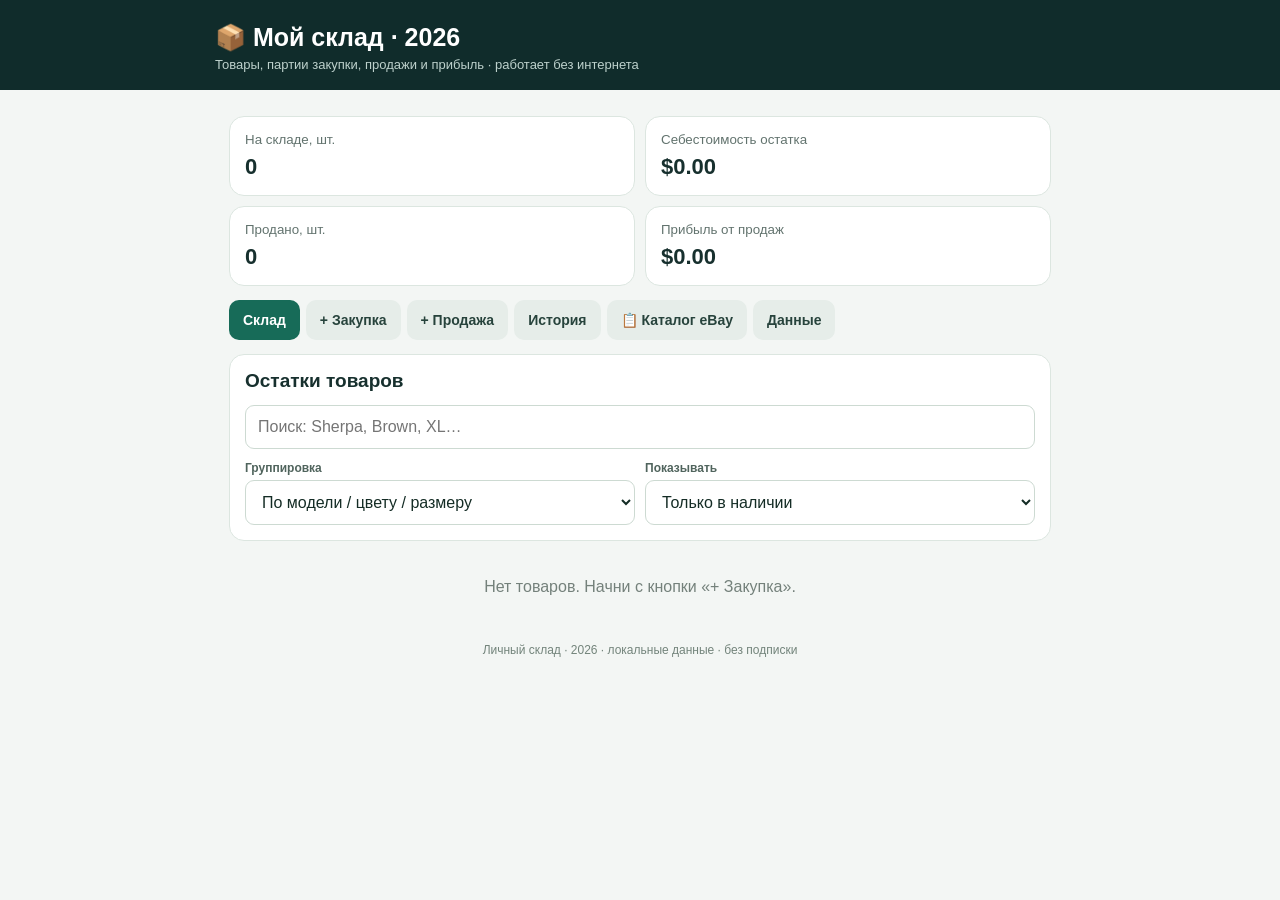
<file: index_updated.html>
<!doctype html><html lang="ru"><head><meta charset="utf-8"><meta name="viewport" content="width=device-width,initial-scale=1,viewport-fit=cover"><title>Мой склад · 2026</title><meta name="theme-color" content="#102c2b"><style>:root{font-family:-apple-system,BlinkMacSystemFont,'Segoe UI',sans-serif;color:#17302e;background:#f3f6f4}*{box-sizing:border-box}body{margin:0}header{background:#102c2b;color:white;padding:23px 17px 18px}h1{font-size:25px;margin:0 0 5px}header p{margin:0;color:#bdd1cc;font-size:13px}.wrap{max-width:850px;margin:auto;padding:14px 14px 90px}.stats{display:grid;grid-template-columns:repeat(2,1fr);gap:10px;margin:12px 0}.stat,.panel,.item{background:white;border:1px solid #dce6e0;border-radius:15px;padding:15px}.stat small{display:block;color:#62736e;margin-bottom:7px}.stat strong{font-size:22px}nav{display:flex;gap:6px;overflow:auto;margin:14px 0}nav button{white-space:nowrap;background:#e6ede9;color:#27433c}button{border:0;border-radius:10px;padding:12px 14px;font-size:14px;font-weight:650;cursor:pointer}nav button.active,.primary{background:#176b58;color:white}button.secondary{background:#e8eeea;color:#23473e}button.danger{background:#fbe9e8;color:#a72f27}.panel{margin-bottom:12px}h2{font-size:19px;margin:0 0 13px}h3{margin:4px 0 8px;font-size:16px}label{display:block;font-size:12px;font-weight:650;color:#50645d;margin:12px 0 5px}input,select,textarea{width:100%;padding:12px;font:inherit;border:1px solid #cddad2;border-radius:9px;background:white;color:#142c25}input:focus,select:focus{outline:2px solid #88c4b0}textarea{min-height:66px}.two{display:grid;grid-template-columns:repeat(2,minmax(0,1fr));gap:10px}.three{display:grid;grid-template-columns:repeat(3,minmax(0,1fr));gap:9px}.muted{font-size:12px;color:#6a7a73}.line{display:flex;justify-content:space-between;gap:10px;align-items:center;margin:7px 0}.line>div{min-width:0}.item{margin:8px 0}.pill{display:inline-block;background:#e5f3ec;border-radius:20px;padding:4px 8px;font-size:12px;color:#176b58}.small{font-size:13px}.money{font-variant-numeric:tabular-nums}.hidden{display:none!important}.buttons{display:flex;gap:7px;flex-wrap:wrap;margin-top:13px}.empty{padding:25px;text-align:center;color:#74817b}.note{background:#eff6f1;border-left:3px solid #176b58;padding:10px;border-radius:7px;font-size:12px;line-height:1.5}table{width:100%;border-collapse:collapse;font-size:13px}td,th{padding:9px 5px;border-bottom:1px solid #e5eae7;text-align:left}td:last-child,th:last-child{text-align:right}.scroll{overflow-x:auto}footer{text-align:center;color:#73847b;font-size:12px;margin:22px 0}@media(max-width:400px){.three{grid-template-columns:1fr 1fr}.stat strong{font-size:19px}}#catalogList .item{border-left:4px solid #176b58}.catalog-fields{display:grid;grid-template-columns:1fr 1fr;gap:9px}.catalog-fields input{margin-top:3px}.catalog-summary{margin:10px 0}.warn{background:#fff4e3;border-left:3px solid #b7791f;padding:11px;border-radius:8px;font-size:13px}button:disabled{opacity:.55;cursor:not-allowed}</style></head><body><header><div style="max-width:850px;margin:auto"><h1>📦 Мой склад · 2026</h1><p>Товары, партии закупки, продажи и прибыль · работает без интернета</p></div></header><main class="wrap"><div class="stats"><div class="stat"><small>На складе, шт.</small><strong id="sQty">0</strong></div><div class="stat"><small>Себестоимость остатка</small><strong id="sCost">$0</strong></div><div class="stat"><small>Продано, шт.</small><strong id="sSold">0</strong></div><div class="stat"><small>Прибыль от продаж</small><strong id="sProfit">$0</strong></div></div><nav><button class="active" data-tab="stock">Склад</button><button data-tab="buy">+ Закупка</button><button data-tab="sell">+ Продажа</button><button data-tab="sales">История</button><button data-tab="catalog">📋 Каталог eBay</button><button data-tab="settings">Данные</button></nav><section id="stock"><div class="panel"><h2>Остатки товаров</h2><input id="search" placeholder="Поиск: Sherpa, Brown, XL…"><div class="two"><div><label>Группировка</label><select id="group"><option value="variant">По модели / цвету / размеру</option><option value="model">По моделям</option></select></div><div><label>Показывать</label><select id="show"><option value="available">Только в наличии</option><option value="all">Все, включая проданные</option></select></div></div></div><div id="stockList"></div></section><section id="buy" class="hidden"><div class="panel"><h2>Добавить партию</h2><p class="muted">Одна запись — одинаковые модель, цвет, размер и закупочная цена. Другой размер или цена — новая партия.</p><form id="buyForm"><label>Модель / название *</label><input id="bModel" required placeholder="Carhartt FR Sherpa Vest" list="modelList"><datalist id="modelList"></datalist><div class="two"><div><label>Цвет *</label><input id="bColor" required placeholder="Brown"></div><div><label>Размер *</label><input id="bSize" required placeholder="XL"></div></div><div class="two"><div><label>Количество *</label><input id="bQty" type="number" min="1" step="1" required value="1"></div><div><label>Цена закупки за 1 шт., $ *</label><input id="bCost" type="number" min="0" step="0.01" required placeholder="49.99"></div></div><div class="two"><div><label>Дата закупки</label><input id="bDate" type="date"></div><div><label>Магазин</label><input id="bStore" placeholder="Sierra / Estate Sale"></div></div><label>Комментарий / номер заказа</label><input id="bNote" placeholder="Например, E444... или gift card"><div class="note">Если часть суммы оплачена подарочной картой, вводи фактическую себестоимость товара по выбранному принципу. Историю номинала и бонусов можно указать в комментарии.</div><div class="buttons"><button class="primary" type="submit">Сохранить закупку</button></div></form></div></section><section id="sell" class="hidden"><div class="panel"><h2>Записать продажу</h2><form id="sellForm"><label>Какой товар продан? *</label><select id="vVariant" required></select><label>Партия закупки (себестоимость подставляется автоматически)</label><select id="vBatch" required></select><div id="batchInfo" class="note" style="margin-top:10px">Выбери товар</div><div class="two"><div><label>Дата продажи</label><input id="vDate" type="date"></div><div><label>Количество *</label><input id="vQty" type="number" min="1" step="1" value="1" required></div></div><div class="two"><div><label>Цена продажи за 1 шт., $ *</label><input id="vPrice" type="number" min="0" step="0.01" required placeholder="99.99"></div><div><label>Доставка, полученная от покупателя, всего $</label><input id="vShipping" type="number" min="0" step="0.01" value="0"></div></div><div class="two"><div><label>Площадка</label><select id="vPlatform"><option>eBay</option><option>StockX</option><option>Poshmark</option><option>Mercari</option><option>Depop</option><option>Россия</option><option>Лично</option><option>Другое</option></select></div><div><label>Номер заказа / комментарий</label><input id="vNote" placeholder="Order ID"></div></div><div id="salePreview" class="note" style="margin-top:12px">Заполни сумму продажи, чтобы увидеть прибыль.</div><div class="buttons"><button class="primary" type="submit">Сохранить продажу</button></div></form></div></section><section id="sales" class="hidden"><div class="panel"><h2>История продаж</h2><div class="two"><div><label>Месяц</label><input id="month" type="month"></div><div><label>Площадка</label><select id="platformFilter"><option value="">Все</option><option>eBay</option><option>StockX</option><option>Poshmark</option><option>Mercari</option><option>Depop</option><option>Россия</option><option>Лично</option><option>Другое</option></select></div></div><div id="salesSummary" class="note" style="margin-top:12px"></div></div><div id="salesList"></div></section><section id="catalog" class="hidden"><div class="panel"><h2>Каталог eBay · инвентаризация</h2><p class="small">Каждая карточка — объявление или отдельный вариант (цвет/размер). Количество eBay — <b>выставлено</b>, не физический остаток.</p><div class="warn">Физическое количество дома пока неизвестно. Не ставим его равным количеству eBay автоматически. Заполни после пересчёта. Изменения сохраняются только в браузере этого устройства.</div><div class="catalog-summary" id="catalogStats"></div><input id="catalogSearch" placeholder="Найти по названию, размеру, Item ID…"><div class="two"><div><label>Показать</label><select id="catalogFilter"><option value="all">Все товары</option><option value="unchecked">Не проверены</option><option value="checked">Проверены</option></select></div><div><label>Сортировка</label><select id="catalogSort"><option value="name">По названию</option><option value="qty">По количеству на eBay</option></select></div></div><div class="buttons"><button id="catalogExport" class="secondary">Скачать резервную копию каталога</button><button id="catalogCsv" class="secondary">Экспорт каталога CSV</button></div><label>Обновить каталог новым отчётом All active listings CSV</label><input type="file" id="catalogImport" accept=".csv,text/csv"><p class="muted">При обновлении сохраняются твои физические остатки и закупочные цены. Объявления, исчезнувшие из нового отчёта, помечаются как неактивные, но не удаляются.</p></div><div id="catalogList"></div></section><section id="settings" class="hidden"><div class="panel"><h2>Резервная копия</h2><p class="small">Все записи хранятся в памяти браузера на этом устройстве. Сохраняй резервную копию после каждого существенного обновления. Открытие HTML-файла через приложение «Файлы» на iPhone может не обеспечить постоянное сохранение.</p><div class="buttons"><button id="export" class="primary">Скачать резервную копию JSON</button><button id="exportCsv" class="secondary">Экспорт склада CSV</button><button id="salesCsv" class="secondary">Экспорт продаж CSV</button></div><label>Восстановить из резервной копии JSON</label><input id="restore" type="file" accept=".json,application/json"><p class="muted">Восстановление заменит текущие данные. Для переноса между устройствами используй резервную копию.</p></div><div class="panel"><h2>Закупочные партии</h2><p class="muted">Здесь можно проверить отдельные закупки и удалить ошибочную партию, только если по ней нет продаж.</p><div id="batchList"></div></div></section><footer>Личный склад · 2026 · локальные данные · без подписки</footer></main><script>
(()=>{'use strict';const KEY='mikhail_warehouse_2026_v3';let db;try{db=JSON.parse(localStorage.getItem(KEY)||'null')}catch(e){}if(!db||!Array.isArray(db.batches)||!Array.isArray(db.sales))db={batches:[],sales:[]};const $=id=>document.getElementById(id),money=n=>new Intl.NumberFormat('en-US',{style:'currency',currency:'USD'}).format(n||0),round=n=>Math.round((Number(n)+Number.EPSILON)*100)/100,today=()=>new Date().toLocaleDateString('en-CA'),esc=s=>String(s??'').replace(/[&<>"']/g,c=>({'&':'&amp;','<':'&lt;','>':'&gt;','"':'&quot;',"'":'&#39;'}[c])),id=()=>Date.now().toString(36)+Math.random().toString(36).slice(2,9),save=()=>{try{localStorage.setItem(KEY,JSON.stringify(db))}catch(e){alert('Не удалось сохранить данные. Сделай резервную копию: '+e.message)}};function remaining(b){return b.qty-db.sales.filter(s=>s.batchId===b.id).reduce((a,s)=>a+s.qty,0)}function key(b){return [b.model.trim().toLowerCase(),b.color.trim().toLowerCase(),b.size.trim().toLowerCase()].join('|')}function variants(){const m=new Map();for(const b of db.batches){const k=key(b);if(!m.has(k))m.set(k,{key:k,model:b.model,color:b.color,size:b.size,qty:0,cost:0,batches:[]});let v=m.get(k),r=remaining(b);v.qty+=r;v.cost+=r*b.cost;v.batches.push(b)}return [...m.values()].sort((a,b)=>a.model.localeCompare(b.model)||a.color.localeCompare(b.color)||a.size.localeCompare(b.size))}function tab(t){document.querySelectorAll('main section').forEach(x=>x.classList.toggle('hidden',x.id!==t));document.querySelectorAll('nav button').forEach(x=>x.classList.toggle('active',x.dataset.tab===t));render()}document.querySelectorAll('nav button').forEach(b=>b.onclick=()=>tab(b.dataset.tab));function render(){const qty=db.batches.reduce((a,b)=>a+remaining(b),0),cost=db.batches.reduce((a,b)=>a+remaining(b)*b.cost,0),sold=db.sales.reduce((a,s)=>a+s.qty,0),profit=db.sales.reduce((a,s)=>a+s.price*s.qty+s.shipping-s.cost*s.qty,0);$('sQty').textContent=qty;$('sCost').textContent=money(cost);$('sSold').textContent=sold;$('sProfit').textContent=money(profit);const q=$('search').value.trim().toLowerCase(),vs=variants().filter(v=>($('show').value==='all'||v.qty>0)&&[v.model,v.color,v.size].join(' ').toLowerCase().includes(q));let rows=[];if($('group').value==='model'){const mm=new Map();for(const v of vs){if(!mm.has(v.model))mm.set(v.model,{qty:0,cost:0,variants:0});const x=mm.get(v.model);x.qty+=v.qty;x.cost+=v.cost;x.variants++}rows=[...mm].map(([name,x])=>`<div class="item"><div class="line"><strong>${esc(name)}</strong><span class="pill">${x.qty} шт.</span></div><div class="muted">${x.variants} вариантов · себестоимость остатка ${money(x.cost)}</div></div>`)}else rows=vs.map(v=>`<div class="item"><div class="line"><div><strong>${esc(v.model)}</strong><div class="small">${esc(v.color)} · ${esc(v.size)}</div></div><span class="pill">${v.qty} шт.</span></div><div class="muted">Себестоимость остатка: ${money(v.cost)} · партий: ${v.batches.length}</div><div class="small" style="margin-top:7px">${v.batches.filter(b=>remaining(b)>0).map(b=>`${remaining(b)} шт. × ${money(b.cost)} (${esc(b.date||'без даты')})`).join(' · ')||'Нет в наличии'}</div>${v.qty>0?`<div class="buttons"><button class="secondary" data-sell="${esc(v.key)}">Продать</button></div>`:''}</div>`);$('stockList').innerHTML=rows.join('')||'<div class="empty">Нет товаров. Начни с кнопки «+ Закупка».</div>';$('stockList').querySelectorAll('[data-sell]').forEach(b=>b.onclick=()=>{tab('sell');$('vVariant').value=b.dataset.sell;updateBatches()});const old=$('vVariant').value;$('vVariant').innerHTML='<option value="">Выбери модель / цвет / размер</option>'+variants().filter(v=>v.qty>0).map(v=>`<option value="${esc(v.key)}">${esc(v.model)} · ${esc(v.color)} · ${esc(v.size)} (${v.qty} шт.)</option>`).join('');if([...$('vVariant').options].some(o=>o.value===old))$('vVariant').value=old;updateBatches();$('modelList').innerHTML=[...new Set(db.batches.map(b=>b.model))].map(x=>`<option value="${esc(x)}">`).join('');renderSales();renderBatchList()}
function updateBatches(){const v=variants().find(x=>x.key===$('vVariant').value),old=$('vBatch').value;$('vBatch').innerHTML='<option value="">Выбери партию</option>'+(v?v.batches.filter(b=>remaining(b)>0).sort((a,b)=>(a.date||'').localeCompare(b.date||'')).map(b=>`<option value="${esc(b.id)}">${remaining(b)} шт. × ${money(b.cost)} · ${esc(b.date||'без даты')} · ${esc(b.store||'магазин не указан')}</option>`).join(''):'');if([...$('vBatch').options].some(o=>o.value===old))$('vBatch').value=old;else if($('vBatch').options.length===2)$('vBatch').selectedIndex=1;preview()}function preview(){const b=db.batches.find(x=>x.id===$('vBatch').value),qty=Number($('vQty').value)||0,price=Number($('vPrice').value)||0,ship=Number($('vShipping').value)||0;$('batchInfo').textContent=b?`В партии осталось ${remaining(b)} шт. · закупочная цена ${money(b.cost)} за шт.`:'Выбери товар и партию';$('salePreview').textContent=b?`Получено: ${money(price*qty+ship)} · себестоимость: ${money(b.cost*qty)} · прибыль: ${money(price*qty+ship-b.cost*qty)} (без вычета расходов площадки)`:'Выбери партию, чтобы увидеть расчёт'}$('vVariant').onchange=updateBatches;['vBatch','vQty','vPrice','vShipping'].forEach(x=>$(x).addEventListener('input',preview));$('buyForm').onsubmit=e=>{e.preventDefault();const b={id:id(),model:$('bModel').value.trim(),color:$('bColor').value.trim(),size:$('bSize').value.trim(),qty:Number($('bQty').value),cost:round($('bCost').value),date:$('bDate').value,store:$('bStore').value.trim(),note:$('bNote').value.trim()};if(!b.model||!b.color||!b.size||!Number.isInteger(b.qty)||b.qty<1||b.cost<0)return alert('Проверь модель, цвет, размер, количество и цену');db.batches.push(b);save();$('buyForm').reset();$('bQty').value=1;$('bDate').value=today();tab('stock');alert('Партия добавлена на склад')};$('sellForm').onsubmit=e=>{e.preventDefault();const b=db.batches.find(x=>x.id===$('vBatch').value),qty=Number($('vQty').value),price=Number($('vPrice').value),shipping=Number($('vShipping').value||0);if(!b||!Number.isInteger(qty)||qty<1||qty>remaining(b)||price<0||shipping<0)return alert('Проверь партию, количество и суммы. Нельзя продать больше, чем есть на складе.');db.sales.push({id:id(),batchId:b.id,model:b.model,color:b.color,size:b.size,date:$('vDate').value,qty,cost:b.cost,price:round(price),shipping:round(shipping),platform:$('vPlatform').value,note:$('vNote').value.trim()});save();$('sellForm').reset();$('vQty').value=1;$('vShipping').value=0;$('vDate').value=today();tab('sales');alert('Продажа сохранена, остаток уменьшен')};function renderSales(){const month=$('month').value,platform=$('platformFilter').value,ss=db.sales.filter(s=>(!month||s.date.startsWith(month))&&(!platform||s.platform===platform)).sort((a,b)=>b.date.localeCompare(a.date));let received=0,cost=0,qty=0;for(const s of ss){received+=s.price*s.qty+s.shipping;cost+=s.cost*s.qty;qty+=s.qty}$('salesSummary').innerHTML=`Продано: <b>${qty} шт.</b> · Получено: <b>${money(received)}</b> · Себестоимость: <b>${money(cost)}</b> · Прибыль: <b>${money(received-cost)}</b>`;$('salesList').innerHTML=ss.map(s=>`<div class="item"><div class="line"><div><strong>${esc(s.model)}</strong><div class="muted">${esc(s.color)} · ${esc(s.size)} · ${esc(s.date)} · ${esc(s.platform)}</div></div><span class="pill">${s.qty} шт.</span></div><div class="small">Получено ${money(s.price*s.qty+s.shipping)} · закупка ${money(s.cost*s.qty)} · <b>прибыль ${money(s.price*s.qty+s.shipping-s.cost*s.qty)}</b></div>${s.note?`<div class="muted">${esc(s.note)}</div>`:''}<div class="buttons"><button class="danger" data-undo="${esc(s.id)}">Отменить продажу</button></div></div>`).join('')||'<div class="empty">Продаж пока нет.</div>';$('salesList').querySelectorAll('[data-undo]').forEach(x=>x.onclick=()=>{if(confirm('Отменить эту продажу и вернуть товар на склад?')){db.sales=db.sales.filter(s=>s.id!==x.dataset.undo);save();render()}})}function renderBatchList(){$('batchList').innerHTML=[...db.batches].sort((a,b)=>b.date.localeCompare(a.date)).map(b=>`<div class="item"><strong>${esc(b.model)}</strong><div class="small">${esc(b.color)} · ${esc(b.size)} · ${esc(b.date||'без даты')}</div><div class="muted">${remaining(b)} из ${b.qty} шт. · ${money(b.cost)}/шт. · ${esc(b.store)}</div>${b.note?`<div class="muted">${esc(b.note)}</div>`:''}<div class="buttons"><button class="danger" data-remove="${esc(b.id)}" ${remaining(b)!==b.qty?'disabled title="Есть продажи"':''}>Удалить партию</button></div></div>`).join('')||'<div class="empty">Закупок пока нет.</div>';$('batchList').querySelectorAll('[data-remove]').forEach(x=>x.onclick=()=>{const b=db.batches.find(b=>b.id===x.dataset.remove);if(b&&remaining(b)===b.qty&&confirm('Удалить партию без возможности восстановления (кроме резервной копии)?')){db.batches=db.batches.filter(x=>x.id!==b.id);save();render()}})}['search','group','show','month','platformFilter'].forEach(x=>$(x).addEventListener('input',render));function download(name,content,type){const a=document.createElement('a'),u=URL.createObjectURL(new Blob([content],{type}));a.href=u;a.download=name;document.body.appendChild(a);a.click();a.remove();setTimeout(()=>URL.revokeObjectURL(u),1000)}$('export').onclick=()=>download('sklad_2026_backup_'+today()+'.json',JSON.stringify({version:3,exportedAt:new Date().toISOString(),...db},null,2),'application/json');function csv(rows){return '\ufeff'+rows.map(r=>r.map(v=>'"'+String(v??'').replaceAll('"','""')+'"').join(',')).join('\r\n')}$('exportCsv').onclick=()=>download('sklad_2026.csv',csv([['Модель','Цвет','Размер','Дата закупки','Магазин','Закуплено','Осталось','Цена за шт.','Себестоимость остатка','Примечание'],...db.batches.map(b=>[b.model,b.color,b.size,b.date,b.store,b.qty,remaining(b),b.cost,round(remaining(b)*b.cost),b.note])]),'text/csv;charset=utf-8');$('salesCsv').onclick=()=>download('prodazhi_2026.csv',csv([['Дата','Модель','Цвет','Размер','Кол-во','Закупка за шт.','Продажа за шт.','Доставка получена','Получено всего','Прибыль','Площадка','Номер заказа'],...db.sales.map(s=>[s.date,s.model,s.color,s.size,s.qty,s.cost,s.price,s.shipping,round(s.price*s.qty+s.shipping),round(s.price*s.qty+s.shipping-s.cost*s.qty),s.platform,s.note])]),'text/csv;charset=utf-8');$('restore').onchange=async e=>{const f=e.target.files[0];if(!f)return;try{const o=JSON.parse(await f.text());if(!Array.isArray(o.batches)||!Array.isArray(o.sales))throw Error('Неверный формат');if(confirm('Заменить ВСЕ текущие данные данными из файла?')){db={batches:o.batches,sales:o.sales};save();render();alert('Данные восстановлены')}}catch(err){alert('Не удалось прочитать файл: '+err.message)}e.target.value=''};$('bDate').value=today();$('vDate').value=today();render()})();
</script><script>
(()=>{'use strict';
const INITIAL=[{"itemId":"114627759301","title":"Man Silver Jeans Zac","variation":"","ebayQty":1,"price":25.0,"category":"Jeans","sku":""},{"itemId":"114627759318","title":"Man Gap Jeans XL","variation":"","ebayQty":1,"price":25.0,"category":"Jeans","sku":""},{"itemId":"114627804831","title":"Man Emporio Armani Jeans","variation":"","ebayQty":1,"price":40.0,"category":"Jeans","sku":""},{"itemId":"114627804833","title":"Man Gap Jeans XL White","variation":"","ebayQty":1,"price":25.0,"category":"Jeans","sku":""},{"itemId":"115033591790","title":"Hudson & Barrow NO TOUCH KEY Gold-Tone SET OF 3 ~ NEW SEALED","variation":"","ebayQty":1,"price":8.99,"category":"Other Safety & Protective Gear","sku":""},{"itemId":"115548616745","title":"New Men's SPEEDO Short Sleeve Team Apparel Logo T-Shirt","variation":"Size:=M","ebayQty":6,"price":0.0,"category":"T-Shirts","sku":""},{"itemId":"115548616745","title":"New Men's SPEEDO Short Sleeve Team Apparel Logo T-Shirt","variation":"Size:=L","ebayQty":1,"price":0.0,"category":"T-Shirts","sku":""},{"itemId":"115559828535","title":"New Balance Men's Low Cut Trainers 3000 Synthetic Baseball Cleats Size: US 16","variation":"Color:=Black/White","ebayQty":9,"price":0.0,"category":"Men's","sku":""},{"itemId":"115559828535","title":"New Balance Men's Low Cut Trainers 3000 Synthetic Baseball Cleats Size: US 16","variation":"Color:=Blue/White","ebayQty":1,"price":0.0,"category":"Men's","sku":""},{"itemId":"115560938999","title":"Carhartt Flame Resistant FR Signature Denim Dungaree FRB13","variation":"Size:=33W 32L","ebayQty":0,"price":0.0,"category":"Jeans","sku":""},{"itemId":"115560938999","title":"Carhartt Flame Resistant FR Signature Denim Dungaree FRB13","variation":"Size:=42W 32L","ebayQty":1,"price":0.0,"category":"Jeans","sku":""},{"itemId":"115642906643","title":"Brand New Women LOVE ADY Black Tiered Puff Sleeve Dress Large","variation":"","ebayQty":1,"price":29.99,"category":"Dresses","sku":""},{"itemId":"115642926805","title":"Brand New Women LOVE ADY Olive Tiered Puff Sleeve Dress Large","variation":"Size:=L","ebayQty":1,"price":29.99,"category":"Dresses","sku":""},{"itemId":"115642926805","title":"Brand New Women LOVE ADY Olive Tiered Puff Sleeve Dress Large","variation":"Size:=L","ebayQty":1,"price":0.0,"category":"Dresses","sku":""},{"itemId":"115654901922","title":"New With Tags Carhartt Men Super Dux Relaxed Fit Detroit Jacket Greige Gray XL T","variation":"Size:=XL (Tall)","ebayQty":1,"price":124.99,"category":"Coats, Jackets & Vests","sku":""},{"itemId":"115654901922","title":"New With Tags Carhartt Men Super Dux Relaxed Fit Detroit Jacket Greige Gray XL T","variation":"Size:=XL (Tall)","ebayQty":1,"price":0.0,"category":"Coats, Jackets & Vests","sku":""},{"itemId":"115688983770","title":"Man Gap Straight Fit Jeans","variation":"","ebayQty":1,"price":25.0,"category":"Jeans","sku":""},{"itemId":"115702724000","title":"Maier Kaina Baroque patterned mini dress with long sleeves size M","variation":"","ebayQty":1,"price":29.99,"category":"Dresses","sku":""},{"itemId":"115702738290","title":"DESIGUAL malachite green mini dress with three-quarter sleeves Size 40","variation":"","ebayQty":1,"price":59.99,"category":"Dresses","sku":""},{"itemId":"115708366249","title":"Brand New with Tags MYF Women Midi Dress Black/Blue Size M","variation":"","ebayQty":1,"price":49.99,"category":"Dresses","sku":""},{"itemId":"115711199801","title":"Juicy Couture Womens Leopard Print Mini Dress Green Black Size S","variation":"","ebayQty":1,"price":29.99,"category":"Dresses","sku":""},{"itemId":"115711201330","title":"MAISON SCOTCH Women Dress Summer 3/4 Sleeves Casual Round-Neck Mid-Length Size 2","variation":"","ebayQty":1,"price":29.99,"category":"Dresses","sku":""},{"itemId":"115711201753","title":"Marc Jacobs Designer Patterned Long Sleeve Mini Dress Size S","variation":"","ebayQty":1,"price":59.99,"category":"Dresses","sku":""},{"itemId":"115711202306","title":"SIMONA BARBIERI Grey Shirt-Dress With Long Sleeves (size S-M)","variation":"","ebayQty":1,"price":49.99,"category":"Dresses","sku":""},{"itemId":"115711202652","title":"Theory Womens Long Sleeve Ponte Mini Sheath Dress Black Size Small","variation":"","ebayQty":1,"price":34.99,"category":"Dresses","sku":""},{"itemId":"115711203733","title":"Brand New with Tags Scotch & Soda Maison Scotch Maxi Dress pink Size 2/M","variation":"","ebayQty":1,"price":49.99,"category":"Dresses","sku":""},{"itemId":"115711890237","title":"Cabana Life, Women Rashguard UPF 50+ White Color New With The Tag","variation":"","ebayQty":1,"price":39.99,"category":"Swimwear","sku":""},{"itemId":"115715550019","title":"Ralph Lauren Classic Fit Geometric Beige Oxford Dress Shirt Mens Size M","variation":"","ebayQty":1,"price":29.99,"category":"Casual Button-Down Shirts","sku":""},{"itemId":"115715551348","title":"Ralph Lauren Custom Fit Solid Red Oxford Dress Shirt Mens Size M 175/96A","variation":"","ebayQty":1,"price":29.99,"category":"Casual Button-Down Shirts","sku":""},{"itemId":"115715568489","title":"J. Crew Shirt Men's Size M Gray Check Cotton Long Sleeve Button Down","variation":"","ebayQty":1,"price":29.99,"category":"Casual Button-Down Shirts","sku":""},{"itemId":"115715574467","title":"Armani Collezioni Dress Shirt Mens Gray Long Sleeve Formal Cotton Button Up Med","variation":"","ebayQty":1,"price":49.99,"category":"Dress Shirts","sku":""},{"itemId":"115715580213","title":"Calvin Klein Men's Dress Shirt Poplin Solid French-Cuff  Beige Medium","variation":"","ebayQty":1,"price":29.99,"category":"Dress Shirts","sku":""},{"itemId":"115715585749","title":"Michael Kors Men Button Up Shirt Regular Long Sleeves Sky Blue Large","variation":"","ebayQty":1,"price":29.99,"category":"Casual Button-Down Shirts","sku":""},{"itemId":"115715649291","title":"J Crew Stanton Mens Size 32x9 Blue White Star Casual Chino Shorts","variation":"","ebayQty":1,"price":24.99,"category":"Shorts","sku":""},{"itemId":"115715657421","title":"J Crew Club Shorts Men 32W Gray 10\" Chino Flat Front","variation":"","ebayQty":1,"price":24.99,"category":"Shorts","sku":""},{"itemId":"115740353257","title":"Maidenform Targeted Firm Control Wear Your Own Bra Bodybriefer DM5004","variation":"","ebayQty":1,"price":29.99,"category":"Shapewear","sku":""},{"itemId":"115740370707","title":"NWT White Maxi Eyelet Dress by Made With Love Size M","variation":"","ebayQty":1,"price":49.99,"category":"Dresses","sku":""},{"itemId":"115743137701","title":"MIH Jeans Delancey Denim Skirt Pale Indigo Size 27","variation":"","ebayQty":1,"price":19.99,"category":"Skirts","sku":""},{"itemId":"115743141103","title":"J Crew Women Skirt Tan Color - wool - size 4","variation":"","ebayQty":1,"price":24.99,"category":"Skirts","sku":""},{"itemId":"115743144091","title":"DKNY pleated Midi Skirt size 4 Dark Color","variation":"","ebayQty":1,"price":19.99,"category":"Skirts","sku":""},{"itemId":"115756743648","title":"Imperial Women Grey midi dress 3/4 sleeve","variation":"","ebayQty":1,"price":24.99,"category":"Dresses","sku":""},{"itemId":"115756752525","title":"SLIM FIT J Crew Men's Gray Plaid Cotton Dress Shirt SIZE M","variation":"","ebayQty":1,"price":24.99,"category":"Dress Shirts","sku":""},{"itemId":"115769029212","title":"GUY LAROCHE : SWEATER~ KNIT MADE IN ITALY Grey Size S","variation":"","ebayQty":1,"price":34.99,"category":"Sweaters","sku":""},{"itemId":"115801600683","title":"LIU JO ITALY ALPACA GRAY KNIT SHAWL COLLAR CARDIGAN LONG SWEATER S-M","variation":"","ebayQty":1,"price":49.99,"category":"Sweaters","sku":""},{"itemId":"115801639870","title":"Kaisely Knit Sweater Long Sleeves Black Cozy Size Medium","variation":"","ebayQty":1,"price":24.99,"category":"Sweaters","sku":""},{"itemId":"115851067953","title":"New Balance Low-Cut 3000v4 Metal Baseball Cleat Mens Shoes US 16","variation":"","ebayQty":1,"price":29.99,"category":"Men's","sku":""},{"itemId":"115866714450","title":"Maison Scotch Women's Sleeveless Round-Neck Pink Blouse Size M","variation":"","ebayQty":1,"price":29.99,"category":"Tops","sku":""},{"itemId":"115866736574","title":"Robin Womens Sleeveless Long Dress Size US 4","variation":"","ebayQty":1,"price":29.99,"category":"Dresses","sku":""},{"itemId":"115908105547","title":"B-52 by Bull-boxer Men’s Brown Winter Shoes","variation":"US, EU Shoe Size=US: 8, EU: 41","ebayQty":1,"price":0.0,"category":"Boots","sku":""},{"itemId":"115908105547","title":"B-52 by Bull-boxer Men’s Brown Winter Shoes","variation":"US, EU Shoe Size=US: 11, EU: 44","ebayQty":2,"price":0.0,"category":"Boots","sku":""},{"itemId":"116019523186","title":"New Carhartt FR Flame Resistant Force Midweight Hoodie Sweatshirt for Men","variation":"Size:=2XL","ebayQty":1,"price":0.0,"category":"Hoodies & Sweatshirts","sku":""},{"itemId":"116019523186","title":"New Carhartt FR Flame Resistant Force Midweight Hoodie Sweatshirt for Men","variation":"Size:=M","ebayQty":2,"price":0.0,"category":"Hoodies & Sweatshirts","sku":""},{"itemId":"116036692258","title":"Ирина Муравьева - День Ангела","variation":"","ebayQty":1,"price":9.99,"category":"Books","sku":""},{"itemId":"116036700943","title":"Френкс Бернет - Маленький Лорд Фаунтлерой","variation":"","ebayQty":1,"price":9.99,"category":"Books","sku":""},{"itemId":"115908868563","title":"New Carhartt Mens FLAME-RESISTANT QUICK DUCK SHERPA LINED VEST Flame Resistant","variation":"Size:=XL","ebayQty":2,"price":0.0,"category":"Coats, Jackets & Vests","sku":""},{"itemId":"115908868563","title":"New Carhartt Mens FLAME-RESISTANT QUICK DUCK SHERPA LINED VEST Flame Resistant","variation":"Size:=L","ebayQty":2,"price":0.0,"category":"Coats, Jackets & Vests","sku":""},{"itemId":"115908868563","title":"New Carhartt Mens FLAME-RESISTANT QUICK DUCK SHERPA LINED VEST Flame Resistant","variation":"Size:=L (Tall)","ebayQty":3,"price":0.0,"category":"Coats, Jackets & Vests","sku":""},{"itemId":"115908868563","title":"New Carhartt Mens FLAME-RESISTANT QUICK DUCK SHERPA LINED VEST Flame Resistant","variation":"Size:=2XL","ebayQty":4,"price":0.0,"category":"Coats, Jackets & Vests","sku":""},{"itemId":"115908868563","title":"New Carhartt Mens FLAME-RESISTANT QUICK DUCK SHERPA LINED VEST Flame Resistant","variation":"Size:=XL (Tall)","ebayQty":1,"price":0.0,"category":"Coats, Jackets & Vests","sku":""},{"itemId":"115908868563","title":"New Carhartt Mens FLAME-RESISTANT QUICK DUCK SHERPA LINED VEST Flame Resistant","variation":"Size:=2XL (Tall)","ebayQty":1,"price":0.0,"category":"Coats, Jackets & Vests","sku":""},{"itemId":"115908868563","title":"New Carhartt Mens FLAME-RESISTANT QUICK DUCK SHERPA LINED VEST Flame Resistant","variation":"Size:=S","ebayQty":1,"price":0.0,"category":"Coats, Jackets & Vests","sku":""},{"itemId":"115908868563","title":"New Carhartt Mens FLAME-RESISTANT QUICK DUCK SHERPA LINED VEST Flame Resistant","variation":"Size:=M","ebayQty":1,"price":0.0,"category":"Coats, Jackets & Vests","sku":""},{"itemId":"116354057117","title":"Norman Rockwell Christmas Plate Santa in His Workshop 1984","variation":"","ebayQty":1,"price":12.99,"category":"Collector Plates","sku":""},{"itemId":"116354058364","title":"Norman Rockwell Christmas Plate 1985 \"Grandpa Plays Santa\" Knowles Vintage","variation":"","ebayQty":1,"price":12.99,"category":"Collector Plates","sku":""},{"itemId":"116369505633","title":"New Carhartt Mens FLAME-RESISTANT QUICK DUCK VEST Flame Resistant","variation":"Size,=2XL","ebayQty":3,"price":0.0,"category":"Coats, Jackets & Vests","sku":""},{"itemId":"116369505633","title":"New Carhartt Mens FLAME-RESISTANT QUICK DUCK VEST Flame Resistant","variation":"Size,=3XL","ebayQty":4,"price":0.0,"category":"Coats, Jackets & Vests","sku":""},{"itemId":"116401494311","title":"Kokopelli Metal Figure 1.25”x2.3” In Metal Base Weight: 0.6 OZ","variation":"","ebayQty":1,"price":19.99,"category":"Figures & Statues","sku":""},{"itemId":"116401506243","title":"Brass Antique Skeleton Key 2.5\"x0.75 Long","variation":"","ebayQty":1,"price":9.99,"category":"Locks, Keys","sku":""},{"itemId":"116422360347","title":"TWINSET SIMONA BARBIERI Grey Shirt-Dress with Long Sleeves (size S-M)","variation":"","ebayQty":1,"price":49.99,"category":"Dresses","sku":""},{"itemId":"116428713044","title":"Russian Coin - 2 Rubles","variation":"","ebayQty":6,"price":0.99,"category":"Federation (1992-Now)","sku":""},{"itemId":"116428756237","title":"The North Face Berkeley Twill Utility Pants Brown Women's 29\" Inseam Size XL","variation":"","ebayQty":1,"price":24.99,"category":"Pants","sku":""},{"itemId":"116492658357","title":"GUESS Women’s Cold Shoulder Ribbed Top - Size S - Gray","variation":"","ebayQty":1,"price":29.99,"category":"Tops","sku":""},{"itemId":"116492669957","title":"Master Coat Men’s Wool & Puffer Hybrid Vest - Size 48 - Blue - Unique Design","variation":"","ebayQty":1,"price":49.99,"category":"Coats, Jackets & Vests","sku":""},{"itemId":"116507131451","title":"All Saints Sago Sweater Dress Gray Tunic Asymmetrical Hem Cut Out Shoulder US 2","variation":"","ebayQty":1,"price":39.99,"category":"Dresses","sku":""},{"itemId":"116507137231","title":"Women’s KINROSS CASHMERE SWEATER SIZE S GREY","variation":"","ebayQty":1,"price":24.96,"category":"Sweaters","sku":""},{"itemId":"116525604271","title":"Brand New Women YNG Lime Green Short Sleeve Shift Dress Size M","variation":"","ebayQty":1,"price":24.99,"category":"Dresses","sku":""},{"itemId":"116525611011","title":"Zolla Women’s Red Shift Dress with Belt Loops – Size L","variation":"","ebayQty":1,"price":29.99,"category":"Dresses","sku":""},{"itemId":"116636736245","title":"NEW Women NUX Madrid High Waisted Leggings Medium","variation":"","ebayQty":1,"price":24.99,"category":"Activewear Pants","sku":""},{"itemId":"116636737435","title":"Camo Trucker Hat – US Marine Style Skull Embroidery","variation":"","ebayQty":1,"price":9.99,"category":"Hats","sku":""},{"itemId":"116636738277","title":"Black Snapback Hat – “84” Embroidered Number Cap Streetwear Originals Style","variation":"","ebayQty":1,"price":9.99,"category":"Hats","sku":""},{"itemId":"116636751607","title":"Women’s Long Sleeve Jesifee Wool Tunic Dress Navy Blue With Red Pockets Medium","variation":"","ebayQty":1,"price":24.99,"category":"Dresses","sku":""},{"itemId":"116636758216","title":"Heather B Chevron Knit Tunic Sweater Dress Blue V-Neck Women’s Size S","variation":"","ebayQty":1,"price":14.99,"category":"Sweaters","sku":""},{"itemId":"116769151812","title":"New Carhartt FR Flame Resistant Force Midweight Hoodie Sweatshirt for Men","variation":"Size:=S","ebayQty":2,"price":0.0,"category":"Hoodies & Sweatshirts","sku":""},{"itemId":"116769151812","title":"New Carhartt FR Flame Resistant Force Midweight Hoodie Sweatshirt for Men","variation":"Size:=M Tall","ebayQty":4,"price":0.0,"category":"Hoodies & Sweatshirts","sku":""},{"itemId":"116811531436","title":"3 in 1 Quick Wireless Charger for Watch And iPhone","variation":"","ebayQty":1,"price":14.99,"category":"Chargers & Cradles","sku":""},{"itemId":"116816821911","title":"Tesla Design (Genuine) Women's Touchscreen Gloves - Medium","variation":"","ebayQty":1,"price":39.99,"category":"Gloves & Mittens","sku":""},{"itemId":"116369505279","title":"New Carhartt Mens FLAME-RESISTANT QUICK DUCK VEST Flame Resistant","variation":"Size:=L (Tall)","ebayQty":2,"price":0.0,"category":"Coats, Jackets & Vests","sku":""},{"itemId":"116369505279","title":"New Carhartt Mens FLAME-RESISTANT QUICK DUCK VEST Flame Resistant","variation":"Size:=3XL","ebayQty":4,"price":0.0,"category":"Coats, Jackets & Vests","sku":""},{"itemId":"116369505279","title":"New Carhartt Mens FLAME-RESISTANT QUICK DUCK VEST Flame Resistant","variation":"Size:=4XL","ebayQty":4,"price":0.0,"category":"Coats, Jackets & Vests","sku":""},{"itemId":"116904390625","title":"Vintage dp Porzella West Germany Heidelberg Souvenir Plate","variation":"","ebayQty":1,"price":14.99,"category":"Germany","sku":""},{"itemId":"116907507726","title":"Carhartt Long Sleeve FR Mock Neck Midweight Sweatshirt Flame Resistant Force","variation":"Size:=M","ebayQty":3,"price":0.0,"category":"Hoodies & Sweatshirts","sku":""},{"itemId":"116907507726","title":"Carhartt Long Sleeve FR Mock Neck Midweight Sweatshirt Flame Resistant Force","variation":"Size:=S","ebayQty":4,"price":0.0,"category":"Hoodies & Sweatshirts","sku":""},{"itemId":"116907507726","title":"Carhartt Long Sleeve FR Mock Neck Midweight Sweatshirt Flame Resistant Force","variation":"Size:=2XL","ebayQty":1,"price":0.0,"category":"Hoodies & Sweatshirts","sku":""},{"itemId":"116907507726","title":"Carhartt Long Sleeve FR Mock Neck Midweight Sweatshirt Flame Resistant Force","variation":"Size:=L Tall","ebayQty":2,"price":0.0,"category":"Hoodies & Sweatshirts","sku":""},{"itemId":"116907726562","title":"Brand New Black Diamond Jacket Men Soft Shell Jacket Size L - Water Wind Proof","variation":"","ebayQty":1,"price":99.99,"category":"Coats, Jackets & Vests","sku":""},{"itemId":"116907781151","title":"Igloos Youth Bear Cuffed Stocking Hat Pink Bear Beanie Cap One Size New","variation":"","ebayQty":2,"price":14.99,"category":"Hats","sku":""},{"itemId":"116918102817","title":"Massimo Dutti Women’s High-Rise Skinny Jeans – Size EUR 40 / USA 8","variation":"","ebayQty":1,"price":49.99,"category":"Jeans","sku":""},{"itemId":"116918126788","title":"Brand New Roberto Cavalli Women’s Pale Gray Woven Pants – Size 42 (US 8)","variation":"","ebayQty":1,"price":299.99,"category":"Pants","sku":""},{"itemId":"116920243805","title":"Banana Republic Men's Sweater Size XXL Heavy Weight Wool Blend Red Quarter Zip","variation":"","ebayQty":1,"price":19.99,"category":"Sweaters","sku":""},{"itemId":"116920249778","title":"Men’s Johnston & Murphy Quarter Zip Sweater XXL Lambswool Blend Gray Half Zip","variation":"","ebayQty":1,"price":29.99,"category":"Sweaters","sku":""},{"itemId":"116920258255","title":"JWN John W Nordstrom Sweater 100% Cashmere Men's Sz XL V Neck Pullover Red","variation":"","ebayQty":1,"price":44.99,"category":"Sweaters","sku":""},{"itemId":"116920285273","title":"Hugo Boss Men's Long Sleeve Shirt Slim Fit 100% Cotton Black Size XXL","variation":"","ebayQty":1,"price":29.99,"category":"Casual Button-Down Shirts","sku":""},{"itemId":"116921361291","title":"Brand New with Tags Altea Women’s Midi Dress Light Blue Purple Size M","variation":"","ebayQty":1,"price":29.99,"category":"Dresses","sku":""},{"itemId":"116921454137","title":"Hugo Boss Orange Patchaman Polo T-Shirt Men’s XXL Gray Chambray Collar","variation":"","ebayQty":1,"price":24.99,"category":"Polos","sku":""},{"itemId":"116921495897","title":"Women Roberto Cavalli Underwear Shirt With Logo Long Sleeve Size XL EU 52 Italy","variation":"","ebayQty":1,"price":54.99,"category":"Shapewear","sku":""},{"itemId":"116921525697","title":"Club Room Men's Dark Blue Crew Neck Merino Wool Blend Sweater XXL","variation":"","ebayQty":1,"price":14.99,"category":"Sweaters","sku":""},{"itemId":"116921546743","title":"Topo Designs Black Puffer Insulated Wind Resistant Jacket Women’s Size XL","variation":"","ebayQty":1,"price":79.99,"category":"Coats, Jackets & Vests","sku":""},{"itemId":"116922957738","title":"BP Women’s Black Chunky Lace Up Winter Boots Size 8M Quilted Platform Sole","variation":"","ebayQty":1,"price":19.99,"category":"Boots","sku":""},{"itemId":"116933115354","title":"New Carhartt FR Flame Resistant Force Midweight Logo Hoodie Sweatshirt for Men","variation":"Size:=2XL","ebayQty":3,"price":0.0,"category":"Hoodies & Sweatshirts","sku":""},{"itemId":"116933115354","title":"New Carhartt FR Flame Resistant Force Midweight Logo Hoodie Sweatshirt for Men","variation":"Size:=XL (Tall)","ebayQty":3,"price":0.0,"category":"Hoodies & Sweatshirts","sku":""},{"itemId":"116933115354","title":"New Carhartt FR Flame Resistant Force Midweight Logo Hoodie Sweatshirt for Men","variation":"Size:=2XL (Tall)","ebayQty":5,"price":0.0,"category":"Hoodies & Sweatshirts","sku":""},{"itemId":"116933115354","title":"New Carhartt FR Flame Resistant Force Midweight Logo Hoodie Sweatshirt for Men","variation":"Size:=S","ebayQty":5,"price":0.0,"category":"Hoodies & Sweatshirts","sku":""},{"itemId":"116945313966","title":"Polished White Stone with Engraved Star of David Judaica Spiritual Stone 2in","variation":"","ebayQty":1,"price":29.99,"category":"Pendants & Pins","sku":""},{"itemId":"116945335843","title":"Keychain Key Ring New York City J Letter Statue of Liberty Silver Tone Enamel","variation":"","ebayQty":1,"price":9.99,"category":"Modern (1970-Now)","sku":""},{"itemId":"116945349340","title":"New York Souvenir Keychain – Blue Enamel NY Sign Charm – Original Gift","variation":"","ebayQty":1,"price":9.99,"category":"Modern (1970-Now)","sku":""},{"itemId":"116957033117","title":"Carhartt Long Sleeve FR Mock Neck Midweight Sweatshirt Flame Resistant Force","variation":"Size:=S","ebayQty":3,"price":0.0,"category":"Hoodies & Sweatshirts","sku":""},{"itemId":"116957033117","title":"Carhartt Long Sleeve FR Mock Neck Midweight Sweatshirt Flame Resistant Force","variation":"Size:=2XL","ebayQty":4,"price":0.0,"category":"Hoodies & Sweatshirts","sku":""},{"itemId":"116970984889","title":"Burberry Brit Men’s Plaid Long Sleeve Button-Up Shirt Blue Check Size S","variation":"","ebayQty":1,"price":49.99,"category":"Casual Button-Down Shirts","sku":""},{"itemId":"116970992739","title":"New Balance Mens Fresh Foam 3000 V5 Baseball Shoes Multicolor US 16 2E","variation":"","ebayQty":1,"price":24.99,"category":"Athletic Shoes","sku":""},{"itemId":"116992157500","title":"Carhartt Flame Resistant Force Fit Lightweight Long Sleeve Graphic T-Shirt Large","variation":"","ebayQty":1,"price":74.99,"category":"T-Shirts","sku":""},{"itemId":"116992215965","title":"Bogner Women’s Pink Stretch Long Sleeve V-Neck Polo Top EU 36 US S","variation":"","ebayQty":1,"price":24.99,"category":"Tops","sku":""},{"itemId":"116992277751","title":"UGGS MONTCLAIR SNOW BOOTS Women 8 39 Shearling BLACK SUEDE SHEEPSKIN LACE Winter","variation":"","ebayQty":1,"price":49.99,"category":"Boots","sku":""},{"itemId":"117006170354","title":"UGG Capstone Tall Waterproof Winter Boots – Women’s Size 8 (EU 39) - Grey/Black","variation":"","ebayQty":1,"price":64.99,"category":"Boots","sku":""},{"itemId":"117019095325","title":"Andre Assous Vernon Womens US 8.5 Suede Ankle Boot Taupe Front Zip","variation":"","ebayQty":1,"price":24.99,"category":"Boots","sku":""},{"itemId":"117024120109","title":"Nike Womens S Fitted Dri Fit Tank Top Navy Red Athletic Sleeveless","variation":"","ebayQty":1,"price":17.99,"category":"Activewear Tops","sku":""},{"itemId":"117030598937","title":"Carhartt FR Flame Resistant Full Swing Quick Duck Insulated Coat XL Tall 0J2182","variation":"","ebayQty":2,"price":109.99,"category":"Coats, Jackets & Vests","sku":""},{"itemId":"117030615271","title":"Carhartt FR Flame Resistant Full Swing Quick Duck Insulated Coat 2XL 0J2182","variation":"","ebayQty":2,"price":109.99,"category":"Coats, Jackets & Vests","sku":""},{"itemId":"117033627321","title":"DKNY Donna Karan New York Women’s Gray Wool Blend Ankle Pants – Size 10","variation":"","ebayQty":1,"price":24.99,"category":"Pants","sku":""},{"itemId":"117042461499","title":"Vintage Miss Elliette Black Feather Trim Dress Long Sleeve 1960s Size 22","variation":"","ebayQty":1,"price":179.99,"category":"Dresses","sku":""},{"itemId":"117042507901","title":"Tory Burch Black Wool Blend Sheath Dress Size 8 Sleeveless Career Elegant","variation":"","ebayQty":1,"price":99.99,"category":"Dresses","sku":""},{"itemId":"117044308758","title":"Topshop NWT Faux Leather Pants women's US 8 Black Leggings Shiny High Waist Rock","variation":"","ebayQty":1,"price":29.99,"category":"Leggings","sku":""},{"itemId":"117048397506","title":"Bandolino Carlotta Womens Knee High Boots Tall Leather Brown Black Size 6M","variation":"","ebayQty":1,"price":24.99,"category":"Boots","sku":""},{"itemId":"117048435110","title":"Donna Karan New York DKNY Dress Sz L Black White Ruffle Detail Striped Midi Chic","variation":"","ebayQty":1,"price":29.99,"category":"Dresses","sku":""},{"itemId":"117050050229","title":"Farm Rio Straw Platform Sneakers US 9.5 Low Top Rattan Raffia Straw Lug Sole","variation":"","ebayQty":1,"price":49.99,"category":"Athletic Shoes","sku":""},{"itemId":"117055398723","title":"Nike Son of Force Mid Womens 9 Triple White Leather Sneakers 616303-115","variation":"","ebayQty":1,"price":29.99,"category":"Athletic Shoes","sku":""},{"itemId":"117062327389","title":"Hugo Boss Men's 40R Wool Corleone Suit Jacket Blazer Black Plaid No Vent","variation":"","ebayQty":1,"price":79.99,"category":"Suits & Suit Separates","sku":""},{"itemId":"117066345210","title":"Burberry London Velvet Blazer Jacket Navy Blue UK 10 US 8 Made In Italy Women","variation":"","ebayQty":1,"price":189.99,"category":"Coats, Jackets & Vests","sku":""},{"itemId":"117076746276","title":"Marc New York Andrew Marc Suede Leather Jacket Brown Men’s Size XL","variation":"","ebayQty":1,"price":99.99,"category":"Coats, Jackets & Vests","sku":""},{"itemId":"117090915929","title":"HARTJES Casuals Black Suede Comfort Lace Women’s Shoes US 4 EUC AUSTRIA","variation":"","ebayQty":1,"price":39.99,"category":"Comfort Shoes","sku":""},{"itemId":"117094632440","title":"SMART EYEWEAR SMART SPEAKER SUNGLASSES WITH CHARGER AND LENS CLOTH","variation":"","ebayQty":1,"price":39.99,"category":"Smart Glasses","sku":""},{"itemId":"117100460184","title":"Mini Toy 2 Bubble Gum by Moschino 0.17 oz EDT for Women Perfume New in Box","variation":"","ebayQty":3,"price":10.99,"category":"Women's Fragrances","sku":""},{"itemId":"117101740113","title":"Mancera Aoud Black Candy Eau de Parfum 8ml(0.28oz) travel spray","variation":"","ebayQty":1,"price":29.99,"category":"Unisex Fragrances","sku":""},{"itemId":"117101747134","title":"Mancera Crazy For Oud Eau de Parfum 8ml(0.28oz) travel spray","variation":"","ebayQty":1,"price":25.99,"category":"Unisex Fragrances","sku":""},{"itemId":"117101752703","title":"Mancera Aoud Violet  Eau de Parfum 8ml(0.28oz) travel spray","variation":"","ebayQty":4,"price":25.99,"category":"Unisex Fragrances","sku":""},{"itemId":"117101777009","title":"Mancera Black Line Eau de Parfum 8ml(0.28oz) travel spray","variation":"","ebayQty":5,"price":34.99,"category":"Unisex Fragrances","sku":""},{"itemId":"117102197616","title":"SARAH JESSICA PARKER COVET 50ML EDP SPRAY/ 75ML BODY LOTION/ 2.2G SOLID PERFUME","variation":"","ebayQty":10,"price":79.99,"category":"Women's Fragrances","sku":""},{"itemId":"117120678452","title":"Nouveau Contour Intelligent Permanent Make-Up Machine D-4.2 Working w/ Box","variation":"","ebayQty":1,"price":999.99,"category":"Other Healthcare, Lab & Dental","sku":""},{"itemId":"117120718883","title":"Harmonix Digital PMU D9.9 Permanent Makeup Tattoo Machine Foot Pedal & Power Sup","variation":"","ebayQty":1,"price":219.9,"category":"Tattoo Machines","sku":""},{"itemId":"117120741476","title":"Bomtech Digital Pop Permanent Makeup PMU Machine w/ Foot Pedal, Power Supply","variation":"","ebayQty":1,"price":549.99,"category":"Tattoo Machines","sku":""},{"itemId":"117109619496","title":"Adidas Women's Tokyo Sneakers Original Shoes Cream White/Blue JQ0585 US 7.5-9.5","variation":"Choose US Shoe Size (W):=9 1/2","ebayQty":4,"price":0.0,"category":"Athletic Shoes","sku":""},{"itemId":"117109619496","title":"Adidas Women's Tokyo Sneakers Original Shoes Cream White/Blue JQ0585 US 7.5-9.5","variation":"Choose US Shoe Size (W):=7 1/2","ebayQty":2,"price":0.0,"category":"Athletic Shoes","sku":""},{"itemId":"117140778391","title":"Santana Canada Womens 6 Mayer2 Black Short Snow Winter Boots EU 37 NWOB","variation":"","ebayQty":1,"price":129.99,"category":"Boots","sku":""},{"itemId":"117140801933","title":"Vince Arden Black Patent Leather Point Toe Platform Shoes Sz 6 US 36 EU","variation":"","ebayQty":1,"price":49.99,"category":"Heels","sku":""},{"itemId":"117141038832","title":"Carhartt FR Flame Resistant Full Swing Quick Duck Insulated Coat 3XL Grey 0J2182","variation":"","ebayQty":1,"price":119.99,"category":"Coats, Jackets & Vests","sku":""},{"itemId":"117141843382","title":"New Carhartt FR Flame Water Resistant Relaxed Fit Fleece Full Zip Jacket For Men","variation":"Size:=M","ebayQty":1,"price":0.0,"category":"Hoodies & Sweatshirts","sku":""},{"itemId":"117141843382","title":"New Carhartt FR Flame Water Resistant Relaxed Fit Fleece Full Zip Jacket For Men","variation":"Size:=XL","ebayQty":0,"price":0.0,"category":"Hoodies & Sweatshirts","sku":""},{"itemId":"117141843382","title":"New Carhartt FR Flame Water Resistant Relaxed Fit Fleece Full Zip Jacket For Men","variation":"Size:=S","ebayQty":4,"price":0.0,"category":"Hoodies & Sweatshirts","sku":""},{"itemId":"117141843382","title":"New Carhartt FR Flame Water Resistant Relaxed Fit Fleece Full Zip Jacket For Men","variation":"Size:=2XL","ebayQty":4,"price":0.0,"category":"Hoodies & Sweatshirts","sku":""},{"itemId":"117141843382","title":"New Carhartt FR Flame Water Resistant Relaxed Fit Fleece Full Zip Jacket For Men","variation":"Size:=L Tall","ebayQty":2,"price":0.0,"category":"Hoodies & Sweatshirts","sku":""},{"itemId":"117141843382","title":"New Carhartt FR Flame Water Resistant Relaxed Fit Fleece Full Zip Jacket For Men","variation":"Size:=4XL","ebayQty":0,"price":0.0,"category":"Hoodies & Sweatshirts","sku":""},{"itemId":"117141843382","title":"New Carhartt FR Flame Water Resistant Relaxed Fit Fleece Full Zip Jacket For Men","variation":"Size:=3XL Tall","ebayQty":0,"price":0.0,"category":"Hoodies & Sweatshirts","sku":""},{"itemId":"117141844400","title":"Vintage CHANEL No. 5 Eau de Toilette Refillable Spray, 2.5 fl oz / 75 ml Rare","variation":"","ebayQty":1,"price":199.99,"category":"Other Perfume Collectibles","sku":""},{"itemId":"117141844623","title":"VINTAGE CHANEL NO.5 EDT RARE Eau de Toilette 2 fl oz 59ml Sealed Box Collectable","variation":"","ebayQty":3,"price":149.99,"category":"Other Perfume Collectibles","sku":""},{"itemId":"117141845351","title":"JAMES BOND 007 Limited Gold Edition 75 ml/2.5 oz Eau de Toilette Spray - New","variation":"","ebayQty":8,"price":28.99,"category":"Men's Fragrances","sku":""},{"itemId":"117141848457","title":"VINTAGE 1980’S CHANEL PARIS NEW YORK NO. 5 EAU DE TOILETTE 1.7 OZ 50ml SEALED!","variation":"","ebayQty":1,"price":149.99,"category":"Other Perfume Collectibles","sku":""},{"itemId":"117143362183","title":"New Frye Sandra Leather Ankle Boots Womens 9.5 Taupe Side Zip Block Heel Western","variation":"","ebayQty":1,"price":59.99,"category":"Boots","sku":""},{"itemId":"117144665971","title":"Carhartt FR Flame Resistant Full Swing Quick Duck Insulated Coat 4XL Black CAT 4","variation":"","ebayQty":1,"price":119.99,"category":"Coats, Jackets & Vests","sku":""},{"itemId":"117144689486","title":"Carhartt FR Flame Resistant Full Swing Quick Duck Insulated Coat 3XL Black CAT 4","variation":"","ebayQty":1,"price":119.99,"category":"Coats, Jackets & Vests","sku":""},{"itemId":"117148363582","title":"Columbia Titanium Mogul II OutDry Extreme Jacket Womens L Black Waterproof Rain","variation":"","ebayQty":1,"price":169.99,"category":"Coats, Jackets & Vests","sku":""},{"itemId":"117150783288","title":"Anna Sui Fur Trim Embroidered Calf Hair Platform Wedge Mules Clogs EU 37 US 7","variation":"","ebayQty":1,"price":119.99,"category":"Sandals","sku":""},{"itemId":"117154178983","title":"Champion Black Comfort Walking Sneakers Women’s US 7.5 Athletic Lace Up Shoes","variation":"","ebayQty":1,"price":29.99,"category":"Athletic Shoes","sku":""},{"itemId":"117163742420","title":"Rana Piel Men’s Black Genuine Leather Vest Motorcycle Biker Big & Tall EU 64","variation":"","ebayQty":1,"price":109.99,"category":"Coats, Jackets & Vests","sku":""},{"itemId":"117163748814","title":"Vintage Kenzo Studio Women’s Wool Blend Skirt Suit Set Blazer Jacket Size 10","variation":"","ebayQty":1,"price":249.99,"category":"Suits & Suit Separates","sku":""},{"itemId":"117179431333","title":"Rana Piel Men’s Blue Genuine Leather Vest Motorcycle Biker Big & Tall EU 64","variation":"","ebayQty":1,"price":109.99,"category":"Coats, Jackets & Vests","sku":""},{"itemId":"117300881571","title":"Carhartt Flame Resistant High-Visibility Force Long-Sleeve Class 3 Shirt Medium","variation":"","ebayQty":4,"price":54.99,"category":"Casual Button-Down Shirts","sku":""},{"itemId":"117397432040","title":"Carhartt 101618 Flame-Resistant FR Duck Traditional Coat - Insulated Size 2XL","variation":"","ebayQty":1,"price":104.99,"category":"Coats, Jackets & Vests","sku":""},{"itemId":"117397558431","title":"Adidas Gazelle Suede National Team Retro Collection Sneakers Shoes 10.5","variation":"","ebayQty":1,"price":69.99,"category":"Athletic Shoes","sku":""},{"itemId":"117397571733","title":"Adidas Yeezy Slide Dark Onyx ID5103 Men’s Size 9 Black Slides Sandals","variation":"","ebayQty":1,"price":59.99,"category":"Athletic Shoes","sku":""},{"itemId":"117397594348","title":"New Balance 550 Sea Salt Pack Marsh Green Men's Sport Shoe BB550CPE","variation":"Size:=8.5","ebayQty":3,"price":0.0,"category":"Athletic Shoes","sku":""},{"itemId":"117397594348","title":"New Balance 550 Sea Salt Pack Marsh Green Men's Sport Shoe BB550CPE","variation":"Size:=9","ebayQty":0,"price":0.0,"category":"Athletic Shoes","sku":""},{"itemId":"117397594348","title":"New Balance 550 Sea Salt Pack Marsh Green Men's Sport Shoe BB550CPE","variation":"Size:=9.5","ebayQty":3,"price":0.0,"category":"Athletic Shoes","sku":""},{"itemId":"117397594348","title":"New Balance 550 Sea Salt Pack Marsh Green Men's Sport Shoe BB550CPE","variation":"Size:=10","ebayQty":1,"price":0.0,"category":"Athletic Shoes","sku":""},{"itemId":"117400350153","title":"Vilebrequin Women’s One Piece Swimsuit Geometric Print Tie Strap US 8 EU 38","variation":"","ebayQty":1,"price":99.99,"category":"Swimwear","sku":""},{"itemId":"117475303205","title":"New Carhartt Mens FLAME-RESISTANT QUICK DUCK SHERPA LINED VEST Flame Resistant","variation":"Size:=M","ebayQty":3,"price":0.0,"category":"Coats, Jackets & Vests","sku":""},{"itemId":"117475303205","title":"New Carhartt Mens FLAME-RESISTANT QUICK DUCK SHERPA LINED VEST Flame Resistant","variation":"Size:=S","ebayQty":1,"price":0.0,"category":"Coats, Jackets & Vests","sku":""},{"itemId":"117475303205","title":"New Carhartt Mens FLAME-RESISTANT QUICK DUCK SHERPA LINED VEST Flame Resistant","variation":"Size:=L","ebayQty":4,"price":0.0,"category":"Coats, Jackets & Vests","sku":""},{"itemId":"117475303205","title":"New Carhartt Mens FLAME-RESISTANT QUICK DUCK SHERPA LINED VEST Flame Resistant","variation":"Size:=XL (Tall)","ebayQty":2,"price":0.0,"category":"Coats, Jackets & Vests","sku":""},{"itemId":"117475303205","title":"New Carhartt Mens FLAME-RESISTANT QUICK DUCK SHERPA LINED VEST Flame Resistant","variation":"Size:=2XL (Tall)","ebayQty":2,"price":0.0,"category":"Coats, Jackets & Vests","sku":""}];
const KEY='mikhail_ebay_catalog_v1';let catalog;
const $=id=>document.getElementById(id);
const esc=s=>String(s??'').replace(/[&<>"']/g,c=>({'&':'&amp;','<':'&lt;','>':'&gt;','"':'&quot;',"'":'&#39;'}[c]));
const identity=x=>x.itemId+'|'+(x.variation||'').trim().toLowerCase();
function seed(){let old={};try{old=JSON.parse(localStorage.getItem(KEY)||'{}')}catch(e){};let a=Array.isArray(old.items)?old.items:[];const map=new Map(a.map(x=>[identity(x),x]));for(const x of INITIAL){const k=identity(x);if(!map.has(k))map.set(k,{...x,homeQty:null,unitCost:null,verified:false,active:true,note:''})}catalog={items:[...map.values()]};persist()}
function persist(){try{localStorage.setItem(KEY,JSON.stringify(catalog))}catch(e){alert('Не удалось сохранить каталог: '+e.message)}}
function download(name,content,type){const a=document.createElement('a'),u=URL.createObjectURL(new Blob([content],{type}));a.href=u;a.download=name;document.body.appendChild(a);a.click();a.remove();setTimeout(()=>URL.revokeObjectURL(u),2000)}
const money=n=>'$'+Number(n||0).toFixed(2);
function render(){const all=catalog.items,verified=all.filter(x=>x.verified&&x.homeQty!==null),qty=verified.reduce((s,x)=>s+Number(x.homeQty||0),0),value=verified.reduce((s,x)=>s+(Number(x.homeQty||0)*Number(x.unitCost||0)),0);
$('catalogStats').innerHTML=`<div class="note"><b>${all.filter(x=>x.active!==false).length}</b> активных вариантов · <b>${verified.length}</b> проверено · <b>${all.length-verified.length}</b> не проверено<br>Физически пересчитано: <b>${qty} шт.</b> · известная себестоимость проверенного остатка: <b>${money(value)}</b> (неполные данные)</div>`;
let q=$('catalogSearch').value.trim().toLowerCase(),filter=$('catalogFilter').value;
let filtered=all.filter(x=>[x.title,x.variation,x.itemId,x.sku].join(' ').toLowerCase().includes(q)).filter(x=>filter==='all'||(filter==='checked'?x.verified:!x.verified));
filtered.sort((a,b)=>$('catalogSort').value==='qty'?b.ebayQty-a.ebayQty:a.title.localeCompare(b.title));
$('catalogList').innerHTML=filtered.map(x=>{let i=all.indexOf(x);return `<div class="item"><div class="line"><div><strong>${esc(x.title)}</strong><div class="small">${esc(x.variation||'Без вариаций')}</div><div class="muted">eBay Item ID: ${esc(x.itemId)} ${x.active===false?'· Объявление неактивно':''}</div></div><span class="pill">eBay: ${x.ebayQty} шт.</span></div><div class="catalog-fields"><div><label>Физически дома, шт.</label><input data-i="${i}" data-field="homeQty" type="number" min="0" step="1" placeholder="Не проверено" value="${x.homeQty===null?'':esc(x.homeQty)}"></div><div><label>Закупка за шт., $</label><input data-i="${i}" data-field="unitCost" type="number" min="0" step="0.01" placeholder="Неизвестно" value="${x.unitCost===null?'':esc(x.unitCost)}"></div></div><label>Заметки / партии закупки</label><input data-i="${i}" data-field="note" placeholder="Например: 3 шт. по $49.99; 5 шт. по $59.99" value="${esc(x.note||'')}"><div class="buttons"><button class="${x.verified?'secondary':'primary'}" data-verify="${i}">${x.verified?'✓ Проверено · изменить':'✓ Подтвердить пересчёт'}</button></div></div>`}).join('')||'<div class="empty">Ничего не найдено</div>';
$('catalogList').querySelectorAll('[data-field]').forEach(el=>el.onchange=()=>{let x=all[Number(el.dataset.i)],f=el.dataset.field;if(f==='note')x.note=el.value;else if(el.value.trim()==='')x[f]=null;else{let v=Number(el.value);if(!Number.isFinite(v)||v<0||(f==='homeQty'&&!Number.isInteger(v))){alert('Введи корректное неотрицательное число');render();return}x[f]=v}if(f==='homeQty')x.verified=false;persist();render()});
$('catalogList').querySelectorAll('[data-verify]').forEach(el=>el.onclick=()=>{let x=all[Number(el.dataset.verify)];if(x.homeQty===null){alert('Сначала укажи физическое количество дома, даже если оно равно нулю');return}x.verified=!x.verified;persist();render()});
}
['catalogSearch','catalogFilter','catalogSort'].forEach(k=>$(k).addEventListener('input',render));
$('catalogExport').onclick=()=>download('ebay_catalog_backup_2026.json',JSON.stringify({version:1,...catalog},null,2),'application/json');
$('catalogCsv').onclick=()=>{const rows=[['Item ID','Название','Вариант','Выставлено eBay','Дома','Закупка за шт.','Проверено','Активно','Заметка'],...catalog.items.map(x=>[x.itemId,x.title,x.variation,x.ebayQty,x.homeQty??'',x.unitCost??'',x.verified?'Да':'Нет',x.active===false?'Нет':'Да',x.note||''])];download('ebay_catalog_2026.csv','\ufeff'+rows.map(row=>row.map(v=>'"'+String(v??'').replaceAll('"','""')+'"').join(',')).join('\r\n'),'text/csv;charset=utf-8')};
function parseCsv(t){let result=[],row=[],field='',quoted=false;for(let i=0;i<t.length;i++){let c=t[i];if(quoted){if(c==='"'&&t[i+1]==='"'){field+='"';i++}else if(c==='"')quoted=false;else field+=c}else if(c==='"')quoted=true;else if(c===','){row.push(field);field=''}else if(c==='\n'){row.push(field.replace(/\r$/,''));result.push(row);row=[];field=''}else field+=c}if(field||row.length){row.push(field);result.push(row)}return result}
$('catalogImport').onchange=async e=>{let file=e.target.files[0];if(!file)return;try{let rows=parseCsv((await file.text()).replace(/^\ufeff/,'')),headers=rows.shift(),records=rows.filter(r=>r.length>1).map(r=>Object.fromEntries(headers.map((h,i)=>[h,r[i]||''])));if(!headers.includes('Item number')||!headers.includes('Available quantity'))throw Error('Это не отчёт All active listings eBay');let multi=new Set(records.filter(r=>r['Variation details']).map(r=>r['Item number']));let updated=records.filter(r=>!(multi.has(r['Item number'])&&(!r['Variation details']||r['Variation details'].includes(';')))).map(r=>({itemId:r['Item number'],title:r.Title,variation:r['Variation details']||'',ebayQty:Number(r['Available quantity']||0),price:Number(r['Current price']||0),sku:r['Custom label (SKU)']||'',category:r['eBay category 1 name']||'',active:true}));if(!updated.length)throw Error('В отчёте не найдено товаров');if(!confirm(`Обновить каталог по ${updated.length} строкам отчёта? Физические остатки и цены закупки будут сохранены.`))return;let m=new Map(catalog.items.map(x=>[identity(x),x]));catalog.items.forEach(x=>x.active=false);for(let x of updated){let k=identity(x),old=m.get(k);if(old)Object.assign(old,x);else{let item={...x,homeQty:null,unitCost:null,verified:false,note:''};catalog.items.push(item);m.set(k,item)}}persist();render();alert('Каталог обновлён. Физические остатки сохранены.')}catch(err){alert('Ошибка импорта: '+err.message)}finally{e.target.value=''}};
seed();render();
})();
</script></body></html>
</file>
<file: css/app.css>
/* Мой склад 2026 — Version 12 Modular. Extracted from verified Version 11.2; cascade order preserved. */
:root{font-family:-apple-system,BlinkMacSystemFont,'Segoe UI',sans-serif;color:#17302e;background:#f3f6f4}*{box-sizing:border-box}body{margin:0}header{background:#102c2b;color:white;padding:23px 17px 18px}h1{font-size:25px;margin:0 0 5px}header p{margin:0;color:#bdd1cc;font-size:13px}.wrap{max-width:850px;margin:auto;padding:14px 14px 90px}.stats{display:grid;grid-template-columns:repeat(2,1fr);gap:10px;margin:12px 0}.stat,.panel,.item{background:white;border:1px solid #dce6e0;border-radius:15px;padding:15px}.stat small{display:block;color:#62736e;margin-bottom:7px}.stat strong{font-size:22px}nav{display:flex;gap:6px;overflow:auto;margin:14px 0}nav button{white-space:nowrap;background:#e6ede9;color:#27433c}button{border:0;border-radius:10px;padding:12px 14px;font-size:14px;font-weight:650;cursor:pointer}nav button.active,.primary{background:#176b58;color:white}button.secondary{background:#e8eeea;color:#23473e}button.danger{background:#fbe9e8;color:#a72f27}.panel{margin-bottom:12px}h2{font-size:19px;margin:0 0 13px}h3{margin:4px 0 8px;font-size:16px}label{display:block;font-size:12px;font-weight:650;color:#50645d;margin:12px 0 5px}input,select,textarea{width:100%;padding:12px;font:inherit;border:1px solid #cddad2;border-radius:9px;background:white;color:#142c25}input:focus,select:focus{outline:2px solid #88c4b0}textarea{min-height:66px}.two{display:grid;grid-template-columns:repeat(2,minmax(0,1fr));gap:10px}.three{display:grid;grid-template-columns:repeat(3,minmax(0,1fr));gap:9px}.muted{font-size:12px;color:#6a7a73}.line{display:flex;justify-content:space-between;gap:10px;align-items:center;margin:7px 0}.line>div{min-width:0}.item{margin:8px 0}.pill{display:inline-block;background:#e5f3ec;border-radius:20px;padding:4px 8px;font-size:12px;color:#176b58}.small{font-size:13px}.money{font-variant-numeric:tabular-nums}.hidden{display:none!important}.buttons{display:flex;gap:7px;flex-wrap:wrap;margin-top:13px}.empty{padding:25px;text-align:center;color:#74817b}.note{background:#eff6f1;border-left:3px solid #176b58;padding:10px;border-radius:7px;font-size:12px;line-height:1.5}table{width:100%;border-collapse:collapse;font-size:13px}td,th{padding:9px 5px;border-bottom:1px solid #e5eae7;text-align:left}td:last-child,th:last-child{text-align:right}.scroll{overflow-x:auto}footer{text-align:center;color:#73847b;font-size:12px;margin:22px 0}@media(max-width:400px){.three{grid-template-columns:1fr 1fr}.stat strong{font-size:19px}}#catalogList .item{border-left:4px solid #176b58}.catalog-fields{display:grid;grid-template-columns:1fr 1fr;gap:9px}.catalog-fields input{margin-top:3px}.catalog-summary{margin:10px 0}.warn{background:#fff4e3;border-left:3px solid #b7791f;padding:11px;border-radius:8px;font-size:13px}button:disabled{opacity:.55;cursor:not-allowed}#catalogList{display:grid;grid-template-columns:repeat(3,minmax(0,1fr));gap:12px;align-items:start}#catalogList .item{margin:0;min-width:0;overflow:hidden}#catalogList .line{align-items:flex-start;flex-wrap:wrap}#catalogList strong{overflow-wrap:anywhere}.cat-groups{display:flex;flex-wrap:wrap;gap:7px;margin:12px 0}.cat-groups button{background:#e6ede9;color:#23473e;padding:9px 12px}.cat-groups button.selected{background:#176b58;color:#fff}.cat-group-title{grid-column:1/-1;font-size:17px;font-weight:750;margin:15px 0 0;padding:8px 2px;border-bottom:2px solid #d5e4dc}.cat-card-head{cursor:pointer;list-style:none}.cat-card-head::-webkit-details-marker{display:none}.cat-card-head .pill{margin-top:7px}.cat-card-body{padding-top:12px;border-top:1px solid #e5eae7;margin-top:10px}.cat-card-head .muted{margin-top:4px}@media(max-width:800px){#catalogList{grid-template-columns:repeat(2,minmax(0,1fr))}}@media(max-width:520px){#catalogList{grid-template-columns:1fr}}@media(min-width:1000px){.wrap{max-width:1180px!important}header>div{max-width:1180px!important}} 
/* Компактный каталог v4 */
#catalogList{grid-template-columns:repeat(3,minmax(0,1fr));gap:13px;align-items:start}
.listing-card{border:1px solid #dce7e2;border-radius:16px;background:#fff;overflow:hidden;box-shadow:0 3px 12px rgba(16,60,47,.055);min-width:0;transition:box-shadow .15s}
.listing-card:hover{box-shadow:0 8px 24px rgba(16,60,47,.12)}
.listing-card details{width:100%}.listing-summary{list-style:none;cursor:pointer;padding:14px}.listing-summary::-webkit-details-marker{display:none}
.listing-top{display:flex;gap:10px;align-items:flex-start}.listing-icon{height:38px;width:38px;min-width:38px;display:flex;align-items:center;justify-content:center;border-radius:11px;background:#eaf2ee;color:#246f59;font-size:22px;font-weight:700}
.listing-heading{min-width:0;flex:1}.listing-name{font-weight:720;font-size:13px;line-height:1.36;display:-webkit-box;-webkit-line-clamp:2;-webkit-box-orient:vertical;overflow:hidden;min-height:35px}.listing-sub{font-size:11px;color:#75847d;margin-top:4px}
.listing-numbers{display:flex;align-items:center;justify-content:space-between;gap:5px;margin:12px 0 8px;font-size:11px;color:#597268}.listing-quantity{background:#e5f3ec;border-radius:8px;padding:5px 8px;color:#176b58}.listing-quantity b{font-size:15px}.listing-price{font-size:11px;text-align:right}
.variant-preview{border-top:1px solid #eef2ef;padding-top:5px;max-height:112px;overflow:auto}.variant-row{display:flex;align-items:center;gap:6px;font-size:11px;padding:5px 2px;border-bottom:1px solid #f2f4f2}.variant-size{font-weight:700;flex:1;min-width:0;overflow:hidden;text-overflow:ellipsis;white-space:nowrap}.variant-ebay{color:#1c7359}.variant-ebay small{font-size:10px;color:#7d8a84}.variant-home{color:#82918a;min-width:49px;text-align:right}
.listing-foot{display:flex;justify-content:space-between;gap:8px;color:#72857b;font-size:10px;margin-top:10px}.listing-foot span:last-child{color:#176b58;font-weight:700;white-space:nowrap}
.listing-edit{border-top:1px solid #e3eae6;background:#f9fbfa;padding:12px}.variant-editor{padding:12px 0;border-top:1px solid #e1eae5}.variant-editor-title{font-weight:700;font-size:12px;margin-bottom:8px}.variant-editor .buttons{margin-top:7px}
.cat-group-title{font-size:15px;font-weight:800;margin:18px 0 0;padding:10px 4px;border-bottom:2px solid #dce9e2}
@media(max-width:850px){#catalogList{grid-template-columns:repeat(2,minmax(0,1fr))}}@media(max-width:540px){#catalogList{grid-template-columns:1fr}.listing-name{font-size:14px}}



.dashboard-grid{display:grid;grid-template-columns:repeat(4,minmax(0,1fr));gap:10px;margin:12px 0}.dash-tile{background:#fff;border:1px solid #dce6e0;border-radius:15px;padding:17px;min-width:0}.dash-tile small{display:block;color:#62736e;font-size:12px;margin-bottom:8px}.dash-tile strong{font-size:23px;letter-spacing:-.6px}.dash-tile em{display:block;font-size:11px;color:#718078;font-style:normal;margin-top:6px}.analytics-wrap{margin-bottom:14px}.age-bar{display:flex;height:13px;border-radius:20px;overflow:hidden;background:#e5eae7;margin:13px 0}.age-legend{display:flex;flex-wrap:wrap;gap:9px 18px;font-size:12px}.age-legend span:before{content:' ';display:inline-block;width:9px;height:9px;border-radius:3px;background:var(--dot);margin-right:6px}.age-action{display:flex;gap:7px;flex-wrap:wrap;margin-top:14px}.age-action button{background:#edf2ef;color:#244b40;padding:9px 11px}.age-action button.active{background:#176b58;color:#fff}.offer-box{border:1px solid #d7e5de;border-radius:12px;padding:13px;background:#f8fbf9;margin-top:12px}.offer-output{display:flex;justify-content:space-between;gap:8px;padding:10px 0;border-bottom:1px solid #e2ebe5}.offer-output:last-child{border:0}.offer-output b{font-size:18px}.cost-unknown{color:#a65e21}.batch-line{background:#f0f5f2;border-radius:8px;padding:8px;margin:6px 0;font-size:12px}.hintline{font-size:12px;color:#687b72;line-height:1.5}.cat-card-head .listing-name{font-size:14px!important;line-height:1.35}.listing-icon{opacity:.8;transform:scale(.86)}@media(max-width:850px){.dashboard-grid{grid-template-columns:repeat(2,minmax(0,1fr))}}@media(max-width:450px){.dash-tile strong{font-size:20px}}

/* v8: visually verified equal-height cards, no icon glyphs */
#catalogList{align-items:stretch!important;gap:14px!important}
#catalogList .listing-card{height:178px!important;min-height:178px!important;max-height:178px!important;overflow:visible!important;border-left:1px solid #dce7e2!important;box-shadow:0 2px 10px rgba(18,53,43,.055)!important}
#catalogList .listing-card details{height:100%}
#catalogList .listing-summary{height:100%;display:flex;flex-direction:column;padding:16px!important}
#catalogList .listing-top{min-height:54px}
#catalogList .listing-name{font-size:13px!important;line-height:1.4!important;min-height:36px;max-height:37px}
#catalogList .listing-sub{font-size:11px}
#catalogList .listing-numbers{margin:9px 0 7px}
#catalogList .listing-variants-note{font-size:11px;color:#6a8177;white-space:nowrap;overflow:hidden;text-overflow:ellipsis}
#catalogList .listing-foot{margin-top:auto;border-top:1px solid #edf2ef;padding-top:9px}
#catalogList .listing-foot span:last-child{font-size:11px}
#catalogList .listing-edit{position:fixed;z-index:1101;top:50%;left:50%;transform:translate(-50%,-50%);width:min(760px,calc(100vw - 24px));max-height:min(86vh,850px);overflow-y:auto;background:#fff;border:1px solid #dce6e0;border-radius:18px;padding:20px;box-shadow:0 24px 90px rgba(0,0,0,.28)}
#catalogList details:not([open]) .listing-edit{display:none}
#catalogList details[open]::before{content:'';position:fixed;inset:0;background:rgba(12,27,24,.54);z-index:1100}
.listing-edit-bar{display:flex;justify-content:space-between;align-items:center;gap:12px;padding-bottom:14px;margin-bottom:12px;border-bottom:1px solid #e4ebe6;font-size:16px}
.listing-edit-bar button{white-space:nowrap;padding:9px 12px}
#catalogList .listing-card:hover{box-shadow:0 5px 16px rgba(18,53,43,.11)!important}
@media(max-width:540px){#catalogList .listing-card{height:168px!important;min-height:168px!important;max-height:168px!important}.listing-edit-bar{font-size:13px}}



/* V8 definitive layout override */
#catalogList{display:grid!important;grid-template-columns:repeat(3,minmax(0,1fr))!important;gap:14px!important;align-items:stretch!important}
#catalogList .listing-card{height:176px!important;min-height:176px!important;max-height:176px!important;overflow:visible!important;position:relative!important}
#catalogList .listing-summary{height:176px!important;min-height:176px!important;max-height:176px!important;display:flex!important;flex-direction:column!important;overflow:hidden!important}
#catalogList .listing-top{min-height:50px!important}
#catalogList .listing-name{max-height:38px!important;overflow:hidden!important;display:-webkit-box!important;-webkit-line-clamp:2!important;-webkit-box-orient:vertical!important}
#catalogList .listing-variants-note{white-space:nowrap!important;overflow:hidden!important;text-overflow:ellipsis!important}
#catalogList .listing-foot{margin-top:auto!important}
#catalogList .listing-icon{display:none!important}
#catalogList .listing-edit{position:fixed!important;z-index:1101!important;top:50%!important;left:50%!important;transform:translate(-50%,-50%)!important;width:min(760px,calc(100vw - 24px))!important;max-height:85vh!important;overflow-y:auto!important;background:white!important;box-shadow:0 20px 100px #0005!important}
@media(max-width:850px){#catalogList{grid-template-columns:repeat(2,minmax(0,1fr))!important}}
@media(max-width:540px){#catalogList{grid-template-columns:1fr!important}}
.version-marker{display:inline-block;margin-left:12px;background:#fff;color:#126653;border-radius:8px;padding:5px 9px;font-size:12px;font-weight:800;vertical-align:middle}

/* V9: unified card edges and scroll-contained dialog */
html.catalog-modal-open, body.catalog-modal-open {overflow:hidden!important; overscroll-behavior:none!important;}
#catalogList .listing-card {border:1px solid #dce7e2!important;border-radius:16px!important;overflow:hidden!important;}
#catalogList .listing-card details {border-radius:inherit!important;}
#catalogList .listing-summary {border-radius:15px!important;}
#catalogList .listing-edit {display:flex!important;flex-direction:column!important;padding:0!important;overflow:hidden!important;max-height:min(88dvh,850px)!important;border-radius:18px!important;overscroll-behavior:contain!important;}
#catalogList details:not([open]) .listing-edit{display:none!important}
#catalogList .listing-edit-bar {position:relative!important;z-index:2!important;flex:none!important;margin:0!important;padding:16px 20px!important;background:#fff!important;border-bottom:1px solid #e4ebe6!important;border-radius:18px 18px 0 0!important;}
#catalogList .listing-edit-bar strong {max-width:calc(100% - 105px);font-size:14px;line-height:1.35;}
#catalogList .listing-close{flex:none;}
#catalogList .listing-edit-scroll{min-height:0!important;flex:1!important;overflow-y:auto!important;overscroll-behavior:contain!important;padding:16px 20px 24px!important;scrollbar-gutter:stable;}
@media(max-width:540px){#catalogList .listing-edit-bar{padding:13px!important}#catalogList .listing-edit-scroll{padding:12px 14px 24px!important}}

/* Version 10: modal header remains fixed, only the contents scroll. */
#catalogList .listing-edit {box-sizing:border-box!important;max-height:min(88dvh,850px)!important;overflow:hidden!important;border-radius:18px!important;isolation:isolate!important;}
#catalogList .listing-edit-bar {position:sticky!important;top:0!important;display:flex!important;align-items:center!important;justify-content:space-between!important;gap:12px!important;background:#fff!important;z-index:5!important;}
#catalogList .listing-edit-scroll {overflow-y:auto!important;overflow-x:hidden!important;overscroll-behavior:contain!important;touch-action:pan-y!important;min-height:0!important;}
#catalogList .listing-card,#catalogList .listing-summary,#catalogList .listing-card details {border-radius:16px!important;}
body.catalog-modal-open {overflow:hidden!important;}



/* Version 11 architecture layer */
.legacy-batches-panel{display:none!important}
#buy .panel:first-child,#sell .panel:first-child{display:none!important}
.v11-toolbar{display:flex;gap:8px;flex-wrap:wrap;align-items:center;margin:10px 0 14px}
.v11-order{background:#fff;border:1px solid #dce6e0;border-radius:15px;margin:10px 0;overflow:hidden}
.v11-order-head{padding:14px 16px;display:flex;justify-content:space-between;gap:12px;align-items:flex-start;cursor:pointer}
.v11-order-head strong{font-size:15px}.v11-order-meta{font-size:12px;color:#6b7c74;margin-top:4px}.v11-order-total{text-align:right;white-space:nowrap}.v11-order-lines{border-top:1px solid #e6ece8;padding:8px 16px 14px}.v11-line{display:grid;grid-template-columns:minmax(170px,2fr) 1fr .8fr .55fr .75fr .85fr;gap:8px;padding:8px 0;border-bottom:1px solid #eef2ef;font-size:12px;align-items:center}.v11-line:last-child{border-bottom:0}.v11-line b{font-size:12px}.v11-modal-backdrop{position:fixed;inset:0;background:rgba(12,27,24,.55);z-index:2000;display:flex;align-items:center;justify-content:center;padding:12px}.v11-modal{width:min(920px,100%);max-height:90dvh;background:#fff;border-radius:18px;overflow:hidden;display:flex;flex-direction:column;box-shadow:0 24px 90px #0005}.v11-modal-head{padding:15px 18px;border-bottom:1px solid #e4ebe6;display:flex;justify-content:space-between;gap:12px;align-items:center}.v11-modal-body{padding:16px 18px 24px;overflow:auto}.v11-purchase-row{display:grid;grid-template-columns:2fr 1fr .8fr .6fr .8fr 38px;gap:7px;margin:8px 0;align-items:end}.v11-purchase-row input{padding:9px;font-size:12px}.v11-purchase-row button{padding:9px}.v11-totalbox{background:#eff6f1;border-radius:10px;padding:12px;margin-top:12px;display:flex;justify-content:space-between;gap:10px}.v11-search-results{border:1px solid #d8e3dd;border-radius:10px;max-height:250px;overflow:auto;margin-top:6px}.v11-result{padding:10px 12px;border-bottom:1px solid #edf1ef;cursor:pointer}.v11-result:hover{background:#f2f7f4}.v11-result:last-child{border-bottom:0}.v11-ebay-editor{display:grid;grid-template-columns:1fr 1fr;gap:8px;background:#f4f8f6;border-radius:10px;padding:10px;margin-top:8px}.v11-flow{background:#eef6f2;border:1px solid #d5e6dd;border-radius:12px;padding:12px;font-size:12px;line-height:1.55;margin-bottom:12px}.v11-badge{display:inline-block;border-radius:999px;padding:3px 7px;background:#e6f2ec;color:#176b58;font-size:11px;font-weight:700}.v11-warn{color:#9b5c1e;font-size:11px;margin-top:5px}
@media(max-width:700px){.v11-line{grid-template-columns:1fr 1fr}.v11-purchase-row{grid-template-columns:1fr 1fr}.v11-purchase-row .wide{grid-column:1/-1}.v11-ebay-editor{grid-template-columns:1fr}}



/* Version 11.1 workflow cleanup */
#stock > .panel:not(#v11Stock .panel), #stock > #stockList {display:none!important}
#buy > .panel:not(#v11Purchases .panel) {display:none!important}
#sell > .panel:not(#v11Sale .panel) {display:none!important}
#sales > .panel, #sales > #salesList {display:none!important}
.v111-model-card{background:#fff;border:1px solid #dce6e0;border-radius:15px;margin:10px 0;overflow:hidden}
.v111-model-head{padding:15px;cursor:pointer;list-style:none;display:flex;justify-content:space-between;gap:12px;align-items:center}
.v111-model-head::-webkit-details-marker{display:none}.v111-model-body{border-top:1px solid #e5eae7;padding:4px 15px 15px}
.v111-variant{display:grid;grid-template-columns:minmax(0,1fr) auto auto;gap:10px;align-items:center;padding:11px 0;border-bottom:1px solid #edf2ef}
.v111-variant:last-child{border-bottom:0}.v111-actions{display:flex;gap:6px}.v111-actions button{padding:8px 10px;font-size:12px}
#v11SaleResults{margin-top:8px}.v111-history{margin-top:0}.v111-sale-total{font-weight:750}
@media(max-width:600px){.v111-variant{grid-template-columns:1fr auto}.v111-actions{grid-column:1/-1}}



/* Version 11.2 targeted workflow fixes */
#buy #v11Purchases,#sell #v11Sale,#sales #v111History{display:block!important}
.v112-stock-physical{width:82px!important;padding:7px!important;text-align:center}
.catalog-fields [data-field="unitCost"], [data-field="purchaseDate"], [data-field="costConfidence"]{display:none!important}
.v112-hidden-field{display:none!important}

/* Version 12.3 · Inventory Workflow */
.v123-nav{justify-content:center;align-items:stretch;flex-wrap:wrap;overflow:visible}
.v123-nav button{display:flex;align-items:center;justify-content:center;text-align:center;min-height:42px}
.v123-section-head{display:flex;justify-content:space-between;align-items:center;gap:16px;flex-wrap:wrap}
.v123-section-head h2{margin-bottom:4px}.v123-section-head p{margin:0}
.v123-help{font-size:12px;color:#687b72;line-height:1.5;margin:0 0 12px}
.v123-variant{grid-template-columns:minmax(180px,1fr) auto auto!important;align-items:center!important}
.v123-physical-label{margin:0!important;display:flex!important;align-items:center;gap:7px;white-space:nowrap;font-size:11px!important;color:#64766e!important}
.v123-physical{width:66px!important;min-width:66px!important;padding:7px 8px!important;text-align:center;font-weight:750;border-radius:9px!important}
.v123-sale-hint{padding:14px 2px;color:#74817b;font-size:13px}
#v123SaleResults{margin-top:10px;display:grid;gap:7px}
.v123-sale-result{width:100%;display:flex;justify-content:space-between;align-items:center;gap:12px;text-align:left;background:#f4f8f6;color:#17302e;border:1px solid #dce6e0;padding:11px 13px}
.v123-sale-result span{min-width:0}.v123-sale-result b,.v123-sale-result small{display:block}.v123-sale-result small{color:#6a7a73;margin-top:3px}.v123-sale-result strong{white-space:nowrap;color:#176b58}
#buy>#v11Purchases,#sell>#v11Sale,#sales>#v111History{display:none!important}
@media(max-width:700px){.v123-nav{justify-content:flex-start;flex-wrap:nowrap;overflow:auto}.v123-variant{grid-template-columns:1fr!important}.v123-physical-label{justify-content:flex-start}.v111-actions{justify-content:flex-start}}


/* Version 12.4 · Inventory Control */
.v124-ledger{display:flex;gap:7px 12px;flex-wrap:wrap;margin-top:5px;font-size:11px;color:#6a7a73}
.v124-ledger span{white-space:nowrap}.v124-diff.ok{color:#557067}.v124-diff.plus{color:#8a6500}.v124-diff.minus{color:#a33b32}
.v124-saved{display:inline-block;min-width:66px;font-size:10px;font-weight:700;color:#176b58}
.v123-physical-label{flex-wrap:nowrap}.v123-physical{flex:0 0 66px}
@media(max-width:700px){.v124-saved{min-width:0}.v123-physical-label{flex-wrap:wrap}}
</file>
